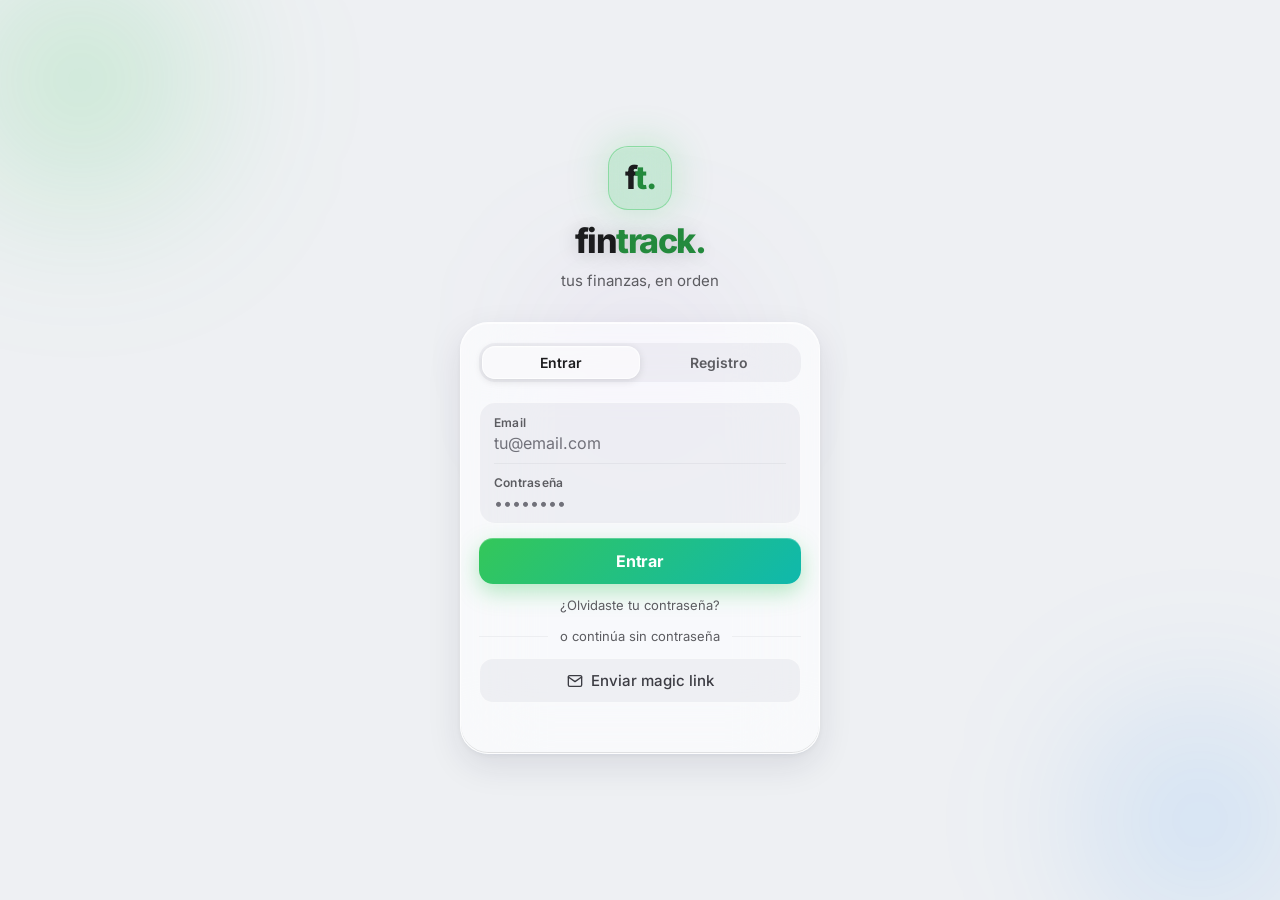
<file: index.html>
<!DOCTYPE html>
<html lang="es">
<head>
<meta charset="UTF-8">
<meta name="viewport" content="width=device-width, initial-scale=1.0, maximum-scale=1.0, minimum-scale=1.0, user-scalable=no, viewport-fit=cover, interactive-widget=resizes-content">
<meta name="apple-mobile-web-app-capable" content="yes">
<meta name="apple-mobile-web-app-status-bar-style" content="black-translucent">
<meta name="theme-color" content="#EEF0F3" media="(prefers-color-scheme: light)">
<meta name="theme-color" content="#06060A" media="(prefers-color-scheme: dark)">
<link rel="manifest" href="manifest.json">
<title>fintrack</title>
<meta http-equiv="Content-Security-Policy" content="default-src 'self'; script-src 'self'; style-src 'self' 'unsafe-inline'; img-src 'self' data: blob: https://assets.parqet.com https://t2.gstatic.com https://*.gstatic.com; font-src 'self' data:; connect-src 'self' https://sswktibdpxqrumsqsegi.supabase.co wss://sswktibdpxqrumsqsegi.supabase.co https://api.github.com; worker-src 'self'; object-src 'none'; base-uri 'self'; form-action 'self';">
<link rel="stylesheet" href="./styles.css">
<script src="./js/theme-init.js"></script>
<link rel="icon" type="image/png" sizes="192x192" href="icon-192.png?v=7">
<link rel="icon" type="image/png" sizes="512x512" href="icon-512.png?v=7">
<link rel="apple-touch-icon" href="icon-192.png?v=7">
<meta name="apple-mobile-web-app-title" content="fintrack">
<meta name="apple-mobile-web-app-capable" content="yes">
<meta name="mobile-web-app-capable" content="yes">
<script defer src="./supabase-js.min.js"></script>
<script defer src="./js/core.js"></script>
<script defer src="./js/accounting.js"></script>
<script defer src="./js/recurring.js"></script>
<script defer src="./js/sync.js"></script>
<script defer src="./js/investments.js"></script>
<script defer src="./js/charts.js"></script>
<script defer src="./js/export.js"></script>
<script defer src="./js/ui.js"></script>
<script defer src="./js/bootstrap.js"></script>
</head>
<body>
<div class="mesh-bg"><div class="mesh-orb m1"></div><div class="mesh-orb m2"></div><div class="mesh-orb m3"></div></div>
<div class="offline-banner" id="offlineBanner" role="status" aria-live="polite"><svg viewBox="0 0 24 24" width="14" height="14" fill="none" stroke="currentColor" stroke-width="2" stroke-linecap="round" stroke-linejoin="round" style="vertical-align:-2px;margin-right:5px;"><path d="M10.29 3.86L1.82 18a2 2 0 0 0 1.71 3h16.94a2 2 0 0 0 1.71-3L13.71 3.86a2 2 0 0 0-3.42 0z"/><line x1="12" y1="9" x2="12" y2="13"/><line x1="12" y1="17" x2="12.01" y2="17"/></svg>sin conexión — modo offline</div>
<div class="ptr-indicator" id="ptrIndicator" aria-hidden="true"><div class="ptr-spinner"></div></div>
<div id="ariaLive" class="sr-only" role="status" aria-live="polite" aria-atomic="true"></div>
<div class="loading-overlay" id="loadingOverlay"><div class="ld-wm"><span class="ld-base">fin<span>track</span><span class="ld-dot">.</span></span><span class="ld-fill">fin<span>track</span><span class="ld-dot">.</span></span></div></div>
<div class="lock-screen" id="lockScreen" style="display:none">
  <div class="lock-logo">fin<span>track</span></div>
  <div class="lock-title" id="lockTitle">Introduce tu PIN</div>
  <div class="lock-dots" id="lockDots"></div>
  <div class="lock-pad" id="lockPad"></div>
  <button class="lock-bio" id="lockBioBtn" style="display:none" data-action="bio-unlock">
    <svg viewBox="0 0 24 24" width="18" height="18" fill="none" stroke="currentColor" stroke-width="1.8" stroke-linecap="round" stroke-linejoin="round"><path d="M12 11c-1.5 0-2.5 1.2-2.5 3v3"/><path d="M7 17v-4a5 5 0 0 1 8.5-3.6"/><path d="M4.5 13.5V12a7.5 7.5 0 0 1 12-6"/><path d="M14.5 17.5c.3-1 .5-2 .5-3.5"/><path d="M19.5 14c0-1.2 0-2.4-.4-3.5"/></svg>
    <span>Usar biometría</span>
  </button>
</div>
<div class="auth-screen" id="authScreen">
  <!-- Blurred background orbs -->
  <div class="auth-orb auth-orb-1"></div>
  <div class="auth-orb auth-orb-2"></div>
  <div class="auth-orb auth-orb-3"></div>

  <!-- Logo -->
  <div class="auth-logo-wrap">
    <div class="auth-logo-icon">
      <span style="font-family:var(--logo-font);font-size:32px;font-weight:800;letter-spacing:-1.5px;color:var(--text);line-height:1;">f<span style="color:var(--brand-green)">t.</span></span>
    </div>
    <div class="auth-logo">fin<span>track</span></div>
    <div class="auth-sub">tus finanzas, en orden</div>
  </div>

  <!-- Glass card -->
  <div class="auth-glass-card">
    <div class="auth-glass-sheen"></div>
    <div class="auth-tabs" role="tablist" aria-label="Acceso">
      <div class="auth-tab-pill" id="authTabPill"></div>
      <button type="button" class="auth-tab active" id="tabLogin" role="tab" aria-selected="true" data-action="switch-auth-tab" data-mode="login">Entrar</button>
      <button type="button" class="auth-tab" id="tabRegister" role="tab" aria-selected="false" data-action="switch-auth-tab" data-mode="register">Registro</button>
    </div>
    <div id="authForm">
      <div class="auth-field-group">
        <div class="auth-field">
          <label class="auth-field-label" for="authEmail">Email</label>
          <input type="email" class="auth-input" id="authEmail" placeholder="tu@email.com" autocomplete="email">
        </div>
        <div class="auth-field-divider"></div>
        <div class="auth-field">
          <label class="auth-field-label" for="authPass">Contraseña</label>
          <input type="password" class="auth-input" id="authPass" placeholder="••••••••" autocomplete="current-password">
        </div>
        <div id="pass2Wrap" style="display:none">
          <div class="auth-field-divider"></div>
          <div class="auth-field">
          <label class="auth-field-label" id="pass2Label" for="authPass2">Confirmar contraseña</label>
            <input type="password" class="auth-input" id="authPass2" placeholder="••••••••">
          </div>
        </div>
      </div>
      <button class="auth-btn" id="authSubmitBtn" data-action="submit-auth">Entrar</button>
      <div id="forgotPassWrap" style="text-align:center;margin-top:10px"><button class="auth-link-btn" data-action="send-password-reset">¿Olvidaste tu contraseña?</button></div>
      <div class="auth-divider"><span>o continúa sin contraseña</span></div>
      <button class="auth-magic-btn" data-action="send-magic-link">
        <span class="auth-magic-icon" style="display:inline-flex;align-items:center;justify-content:center;"><svg viewBox="0 0 24 24" width="16" height="16" fill="none" stroke="currentColor" stroke-width="2" stroke-linecap="round" stroke-linejoin="round"><path d="M4 4h16c1.1 0 2 .9 2 2v12c0 1.1-.9 2-2 2H4c-1.1 0-2-.9-2-2V6c0-1.1.9-2 2-2z"/><polyline points="22,6 12,13 2,6"/></svg></span> Enviar magic link
      </button>
      <div class="auth-msg" id="authMsg"></div>
    </div>
    <div id="magicSent" style="display:none" class="magic-sent">
      <div class="magic-icon" style="display:flex;align-items:center;justify-content:center;"><svg viewBox="0 0 24 24" width="40" height="40" fill="none" stroke="var(--brand-green)" stroke-width="1.8" stroke-linecap="round" stroke-linejoin="round"><path d="M4 4h16c1.1 0 2 .9 2 2v12c0 1.1-.9 2-2 2H4c-1.1 0-2-.9-2-2V6c0-1.1.9-2 2-2z"/><polyline points="22,6 12,13 2,6"/></svg></div>
      <p>Enlace enviado a<br><strong id="magicEmail"></strong></p>
      <small>Revisa tu email y pulsa el enlace para entrar.</small>
      <button class="auth-magic-btn" style="margin-top:18px;display:inline-flex;align-items:center;justify-content:center;gap:6px" data-action="show-auth-form"><svg viewBox="0 0 24 24" width="16" height="16" fill="none" stroke="currentColor" stroke-width="2" stroke-linecap="round" stroke-linejoin="round"><line x1="19" y1="12" x2="5" y2="12"/><polyline points="12 19 5 12 12 5"/></svg>Volver</button>
    </div>
    <div id="resetPassForm" style="display:none">
      <div class="auth-field-group">
        <div class="auth-field">
          <label class="auth-field-label">Nueva contraseña</label>
          <input type="password" class="auth-input" id="resetPass1" placeholder="••••••••">
        </div>
        <div class="auth-field-divider"></div>
        <div class="auth-field">
          <label class="auth-field-label">Confirmar contraseña</label>
          <input type="password" class="auth-input" id="resetPass2" placeholder="••••••••">
        </div>
      </div>
      <button class="auth-btn" data-action="submit-new-password">Guardar nueva contraseña</button>
      <div class="auth-msg" id="resetPassMsg"></div>
    </div>
  </div>
</div>
<div class="header" id="appHeader" style="display:none">
  <div class="app-mark" title="Doble toque para activar/desactivar modo privado" data-action="brand-tap" style="cursor:pointer">f<span class="mark-accent">t.</span></div>
  <div class="header-right">
    <div class="period-toolbar" id="periodToolbar">
      <div class="month-nav">
        <button class="nav-btn" id="prevMonth" aria-label="Mes anterior"><svg viewBox="0 0 24 24" fill="none" stroke="currentColor" stroke-width="2.2" stroke-linecap="round" stroke-linejoin="round"><polyline points="15 18 9 12 15 6"/></svg></button>
        <div class="month-label" id="monthLabel" data-action="open-month-modal" title="Cambiar mes o año" role="button" tabindex="0"></div>
        <button class="nav-btn" id="nextMonth" aria-label="Mes siguiente"><svg viewBox="0 0 24 24" fill="none" stroke="currentColor" stroke-width="2.2" stroke-linecap="round" stroke-linejoin="round"><polyline points="9 18 15 12 9 6"/></svg></button>
      </div>
    </div>
    <div class="header-actions">
      <button class="header-gear" data-action="open-settings" title="Ajustes" aria-label="Abrir ajustes"><svg viewBox="0 0 24 24" width="18" height="18" fill="none" stroke="currentColor" stroke-width="1.9" stroke-linecap="round" stroke-linejoin="round"><circle cx="12" cy="12" r="3"/><path d="M19.4 15A1.7 1.7 0 0 0 19.7 17l.1.1-2.1 2.1-.1-.1a1.7 1.7 0 0 0-2-.3 1.7 1.7 0 0 0-1 1.6v.2h-3v-.2a1.7 1.7 0 0 0-1-1.6 1.7 1.7 0 0 0-2 .3l-.1.1-2.1-2.1.1-.1a1.7 1.7 0 0 0 .3-2 1.7 1.7 0 0 0-1.6-1H5v-3h.2a1.7 1.7 0 0 0 1.6-1 1.7 1.7 0 0 0-.3-2l-.1-.1 2.1-2.1.1.1a1.7 1.7 0 0 0 2 .3 1.7 1.7 0 0 0 1-1.6V4h3v.2a1.7 1.7 0 0 0 1 1.6 1.7 1.7 0 0 0 2-.3l.1-.1 2.1 2.1-.1.1a1.7 1.7 0 0 0-.3 2 1.7 1.7 0 0 0 1.6 1h.2v3H21a1.7 1.7 0 0 0-1.6 1.4Z"/></svg></button>
    </div>
  </div>
</div>
<div id="mainChart" style="display:none">
  <div class="home-period-bar">
    <div class="home-annual-seg" role="group" aria-label="Periodo en inicio">
      <button type="button" class="home-seg-btn active" id="homeMonthlyBtn" data-action="set-home-annual" data-mode="monthly">Mensual</button>
      <button type="button" class="home-seg-btn" id="homeAnnualBtn" data-action="set-home-annual" data-mode="annual">Anual</button>
    </div>
  </div>
  <div class="summary">
    <div class="scard t-inc" data-action="quick-filter-kpi" data-mode="income" title="Filtrar solo ingresos" style="cursor:pointer;"><div class="scard-label">Ingresos</div><div class="scard-value inc" id="totalInc">0 €</div></div>
    <div class="scard t-exp" data-action="quick-filter-kpi" data-mode="expense" title="Filtrar solo gastos" style="cursor:pointer;"><div class="scard-label">Gastos</div><div class="scard-value exp" id="totalExp">0 €</div></div>
    <div class="scard t-bal" data-action="toggle-privacy" title="Alternar modo privado" style="cursor:pointer;"><div class="scard-label" style="display:flex;align-items:center;justify-content:space-between;width:100%;"><span>Balance</span><span id="balPrivacyIcon" style="display:inline-flex;align-items:center;opacity:0.45;transition:opacity 0.2s;"></span></div><div class="scard-value" id="totalBal">0 €</div></div>
  </div>
  <div id="totalBudgetBar"></div>
  <div class="flip-card" id="homeFlip">
   <div class="flip-inner" id="homeFlipInner">
    <div class="chart-area flip-face flip-front" data-action="home-flip-front">
      <div class="donut-container"><canvas id="donutCanvas" width="190" height="190"></canvas><div class="donut-center"><div class="dc-pct" id="dcPct">GASTOS</div><div class="dc-amount" id="dcAmt">0 €</div><div class="dc-cat" id="dcCat"></div></div></div>
      <div class="legend" id="legend"></div><div class="balance-adjustment-note" id="balanceAdjustmentNote"></div><div class="uncomputed-expenses-note" id="uncomputedExpensesNote"></div>
    </div>
    <div class="chart-area flip-face flip-back" data-action="home-flip-back">
      <div class="heatmap-head"><span class="heatmap-title" id="hmTitle">Gasto diario</span><span class="heatmap-tot" id="hmTot"></span></div>
      <div class="heatmap-dow"><span>L</span><span>M</span><span>X</span><span>J</span><span>V</span><span>S</span><span>D</span></div>
      <div class="heatmap-grid" id="heatmapGrid"></div>
      <div class="heatmap-detail" id="heatmapDetail"></div>
    </div>
   </div>
  </div>
</div>
<div class="bottom-nav" id="bottomNav" style="display:none" role="tablist" aria-label="Navegación principal"><div class="bnav-pill" id="bnavPill" aria-hidden="true"></div>
  <button class="bnav-btn active" id="bn0" data-action="switch-tab" data-tab="0" role="tab" aria-selected="true" aria-label="Inicio">
    <div class="bnav-icon-wrap">
      <svg viewBox="0 0 24 24" fill="none" stroke="currentColor" stroke-width="1.8" stroke-linecap="round" stroke-linejoin="round">
        <path d="M3 9.5L12 3L21 9.5V20C21 20.55 20.55 21 20 21H15V15H9V21H4C3.45 21 3 20.55 3 20V9.5Z"/>
        <path d="M9 21V15H15V21"/>
      </svg>
    </div>
    <span class="bnav-label">Inicio</span>
  </button>
  <button class="bnav-btn" id="bn1" data-action="switch-tab" data-tab="1" role="tab" aria-selected="false" aria-label="Categorías">
    <div class="bnav-icon-wrap">
      <svg viewBox="0 0 24 24" fill="none" stroke="currentColor" stroke-width="1.8" stroke-linecap="round" stroke-linejoin="round">
        <path d="M12 2.5L2.5 7.5L12 12.5L21.5 7.5L12 2.5Z"/>
        <path d="M2.5 12L12 17L21.5 12"/>
        <path d="M2.5 16.5L12 21.5L21.5 16.5"/>
      </svg>
    </div>
    <span class="bnav-label">Categorías</span>
  </button>
  <button class="bnav-btn" id="bn2" data-action="switch-tab" data-tab="2" role="tab" aria-selected="false" aria-label="Cuentas">
    <div class="bnav-icon-wrap">
      <svg viewBox="0 0 24 24" fill="none" stroke="currentColor" stroke-width="1.8" stroke-linecap="round" stroke-linejoin="round">
        <rect x="2" y="5" width="20" height="14" rx="3.2"/>
        <line x1="2" y1="10" x2="22" y2="10"/>
        <line x1="6" y1="15" x2="10.5" y2="15"/>
        <circle cx="16.5" cy="15" r="1.3" fill="currentColor" stroke="none"/>
      </svg>
    </div>
    <span class="bnav-label">Cuentas</span>
  </button>
  <button class="bnav-btn" id="bn3" data-action="switch-tab" data-tab="3" role="tab" aria-selected="false" aria-label="Análisis">
    <div class="bnav-icon-wrap">
      <svg viewBox="0 0 24 24" fill="none" stroke="currentColor" stroke-width="1.8" stroke-linecap="round" stroke-linejoin="round">
        <line x1="3" y1="20.5" x2="21" y2="20.5"/>
        <rect x="4.5" y="12" width="3.6" height="8.5" rx="1.2"/>
        <rect x="10.2" y="5" width="3.6" height="15.5" rx="1.2"/>
        <rect x="15.9" y="8.5" width="3.6" height="12" rx="1.2"/>
      </svg>
    </div>
    <span class="bnav-label">Análisis</span>
  </button>
  <button class="bnav-btn" id="bn4" data-action="switch-tab" data-tab="4" role="tab" aria-selected="false" aria-label="Inversión">
    <div class="bnav-icon-wrap">
      <svg viewBox="0 0 24 24" fill="none" stroke="currentColor" stroke-width="1.8" stroke-linecap="round" stroke-linejoin="round">
        <line x1="3" y1="20.5" x2="21" y2="20.5"/>
        <polyline points="3 16 8.5 10.5 13 13.5 19.5 7"/>
        <polyline points="15 7 19.5 7 19.5 11.5"/>
      </svg>
    </div>
    <span class="bnav-label">Inversión</span>
  </button>
</div>
<div class="tab-content" id="tabContent" style="display:none"></div>
<button class="fab fab-hidden" id="fabBtn" aria-label="Añadir transacción"><svg viewBox="0 0 24 24" width="24" height="24" fill="none" stroke="currentColor" stroke-width="2.2" stroke-linecap="round" stroke-linejoin="round"><line x1="12" y1="5" x2="12" y2="19"/><line x1="5" y1="12" x2="19" y2="12"/></svg></button>
<div class="modal-bg" id="modalBg" aria-hidden="true">
  <div class="modal" role="dialog" aria-modal="true" aria-labelledby="modalTitle">
    <div class="modal-handle"></div>
    <div class="tx-modal-head">
      <div class="modal-title" id="modalTitle">Nueva transacción</div>
      <button type="button" class="tx-modal-close" data-action="close-modal" aria-label="Cerrar modal">
        <svg viewBox="0 0 24 24" width="16" height="16" fill="none" stroke="currentColor" stroke-width="2.2" stroke-linecap="round" stroke-linejoin="round"><line x1="18" y1="6" x2="6" y2="18"/><line x1="6" y1="6" x2="18" y2="18"/></svg>
      </button>
    </div>
    <div class="type-toggle"><div class="type-btn active-exp" id="typeExp" data-action="set-modal-type" data-mode="expense">Gasto</div><div class="type-btn" id="typeInc" data-action="set-modal-type" data-mode="income">Ingreso</div><div class="type-btn" id="typeTra" data-action="set-modal-type" data-mode="transfer">Transferencia</div></div>
    <div class="tx-amount-row">
      <div class="tx-amount-col">
        <div class="field-label">Importe</div>
        <input aria-label="Importe" type="text" inputmode="decimal" enterkeyhint="done" class="field-input" id="txAmount" placeholder="0,00" style="font-family:var(--mono);font-size:22px;font-weight:700;letter-spacing:-0.5px;">
      </div>
      <div class="tx-calc-col" id="txExcludeCalcWrap">
        <div class="field-label">Cálculo</div>
        <div class="tx-calc-pill" id="txExcludeCalcBtn" data-action="cycle-tx-calc" role="button" tabindex="0" data-mode="0" title="Modo de cómputo en gastos y balance">
          <div class="tx-calc-pill-icon" id="txCalcPillIcon">
            <svg viewBox="0 0 24 24" width="13" height="13" fill="none" stroke="currentColor" stroke-width="2.2" stroke-linecap="round" stroke-linejoin="round"><polyline points="20 6 9 17 4 12"/></svg>
          </div>
          <div class="tx-calc-pill-texts">
            <span class="tx-calc-pill-label" id="txCalcPillLabel">Computar todo</span>
            <span class="tx-calc-pill-sub" id="txCalcPillSub">Gastos y balance</span>
          </div>
          <div class="tx-calc-pill-dots">
            <span class="tx-calc-pill-dot dot-0"></span>
            <span class="tx-calc-pill-dot dot-1"></span>
            <span class="tx-calc-pill-dot dot-2"></span>
          </div>
        </div>
      </div>
    </div>
    <div class="tx-quick-cats-wrap" id="txQuickCatsWrap">
      <div class="tx-quick-cats-scroll" id="txQuickCats" role="group" aria-label="Categorías frecuentes"></div>
    </div>
    <div id="txCatWrap">
      <div class="tx-fields-grid">
        <div class="tx-field-cell">
          <div class="field-label">Categoría</div>
          <select aria-label="Categoría" class="field-input" id="txCat" data-change="tx-cat"></select>
        </div>
        <div class="tx-field-cell">
          <div class="field-label">Subcategoría <span style="color:var(--text4);font-size:11px;font-weight:400">(opc.)</span></div>
          <select aria-label="Subcategoría" class="field-input" id="txSubcat"></select>
        </div>
      </div>
    </div>
    <div id="txTransferWrap" style="display:none">
      <div style="display:flex;align-items:flex-end;gap:8px;margin-bottom:6px;">
        <div style="flex:1;min-width:0;">
          <div class="field-label">Desde</div>
          <select aria-label="Cuenta origen" class="field-input" id="txFromAccount"></select>
        </div>
        <button type="button" class="tx-swap-btn" data-action="swap-transfer-accounts" title="Invertir cuentas" aria-label="Invertir cuentas de origen y destino" style="min-width:44px;min-height:42px;width:44px;height:42px;border-radius:var(--radius-sm);border:1px solid var(--separator);background:var(--bg3);color:var(--text2);display:flex;align-items:center;justify-content:center;cursor:pointer;flex-shrink:0;margin-bottom:1px;transition:all 0.15s ease;">
          <svg viewBox="0 0 24 24" width="18" height="18" fill="none" stroke="currentColor" stroke-width="2" stroke-linecap="round" stroke-linejoin="round"><polyline points="17 1 21 5 17 9"/><path d="M3 11V9a4 4 0 0 1 4-4h14"/><polyline points="7 23 3 19 7 15"/><path d="M21 13v2a4 4 0 0 1-4 4H3"/></svg>
        </button>
        <div style="flex:1;min-width:0;">
          <div class="field-label">Hacia</div>
          <select aria-label="Cuenta destino" class="field-input" id="txToAccount"></select>
        </div>
      </div>
    </div>
    <div class="tx-fields-grid" id="txAccDateGrid">
      <div class="tx-field-cell" id="txAccWrap" style="display:none">
        <div class="field-label">Cuenta <span style="color:var(--text4);font-size:11px;font-weight:400">(opc.)</span></div>
        <select aria-label="Cuenta" class="field-input" id="txAccount"></select>
      </div>
      <div class="tx-field-cell">
        <div class="field-label">Fecha</div>
        <input aria-label="Fecha" type="date" class="field-input" id="txDate">
      </div>
    </div>
    <div class="tx-note-wrap">
      <div class="field-label">Nota <span style="color:var(--text4);font-size:11px;font-weight:400">(opcional)</span></div>
      <input aria-label="Nota" type="text" class="field-input" id="txNote" placeholder="Descripción...">
    </div>
    <div id="txRecurWrap">
      <div class="tx-extra-row">
        <div class="recurring-toggle" data-action="toggle-recurring"><div class="toggle-switch" id="recurringSwitch"><div class="toggle-knob"></div></div><span style="font-size:13.5px;color:var(--text2);font-weight:500">Recurrente</span></div>
      </div>
      <div id="recurringOptions" style="display:none;margin-top:6px;">
        <div class="tx-fields-grid">
          <div class="tx-field-cell">
            <div class="field-label">Frecuencia</div>
            <select class="field-input" id="recurInterval">
              <option value="weekly">Cada semana</option>
              <option value="biweekly">Cada 2 semanas (quincenal)</option>
              <option value="monthly" selected>Cada mes</option>
              <option value="quarterly">Cada 3 meses (trimestral)</option>
              <option value="semiannual">Cada 6 meses (semestral)</option>
              <option value="yearly">Cada año</option>
            </select>
          </div>
          <div class="tx-field-cell">
            <div class="field-label">Fin <span style="color:var(--text4);font-size:11px;font-weight:400">(opc.)</span></div>
            <input type="date" class="field-input" id="recurEndDate">
          </div>
        </div>
      </div>
      <div id="tagsWrap" hidden style="display:none"><input type="text" id="tagInput" hidden style="display:none"></div>
    </div>
    <div class="modal-btns"><button class="btn-cancel" data-action="close-modal">Cancelar</button><button class="btn-save" data-action="save-tx">Guardar</button></div>
    <div class="modal-status" id="modalStatus"></div>
  </div>
</div>

<div class="modal-bg" id="recurrenceDeleteBg" aria-hidden="true">
  <div class="modal recurrence-delete-modal" role="dialog" aria-modal="true" aria-labelledby="recurrenceDeleteTitle">
    <div class="modal-handle"></div>
    <div class="modal-title" id="recurrenceDeleteTitle">Eliminar gasto recurrente</div>
    <p class="recurrence-delete-copy">¿Qué quieres eliminar?</p>
    <div class="recurrence-delete-options">
      <button class="recurrence-delete-option" data-action="confirm-recur-del" data-mode="one">
        <span>Solo este gasto</span><small>Lo quita de esta fecha y mantiene los siguientes.</small>
      </button>
      <button class="recurrence-delete-option danger" data-action="confirm-recur-del" data-mode="future">
        <span>Este y los futuros</span><small>Cancela la recurrencia de forma permanente.</small>
      </button>
    </div>
    <button class="recurrence-delete-cancel" data-action="close-recur-del">Cancelar</button>
  </div>
</div>

<div class="modal-bg" id="exportModalBg" aria-hidden="true">
  <div class="modal" role="dialog" aria-modal="true" aria-labelledby="exportModalTitle">
    <div class="modal-handle"></div>
    <div class="modal-title" id="exportModalTitle">Exportar</div>
    <div class="field-label">Periodo</div>
    <select class="field-input" id="exportScope" data-change="export-scope">
      <option value="month">Un mes</option>
      <option value="year">Año completo (Informe Anual)</option>
      <option value="range">Rango de fechas</option>
      <option value="all">Todo el histórico</option>
    </select>
    <div id="exportMonthWrap"><div class="field-label">Mes</div><input type="month" class="field-input" id="exportMonth"></div>
    <div id="exportYearWrap" style="display:none"><div class="field-label">Año</div><select class="field-input" id="exportYear"></select></div>
    <div id="exportRangeWrap" style="display:none">
      <div class="field-label">Desde</div><input type="date" class="field-input" id="exportFrom2">
      <div class="field-label">Hasta</div><input type="date" class="field-input" id="exportTo2">
    </div>
    <div class="field-label">Formato de descarga</div>
    <div class="export-format-grid">
      <button type="button" class="export-format-btn" data-action="run-export" data-mode="pdf">
        <span class="export-fmt-badge pdf">PDF</span>
        <span class="export-fmt-name">Documento</span>
      </button>
      <button type="button" class="export-format-btn" data-action="run-export" data-mode="xlsx">
        <span class="export-fmt-badge xlsx">XLSX</span>
        <span class="export-fmt-name">Excel</span>
      </button>
      <button type="button" class="export-format-btn" data-action="run-export" data-mode="csv">
        <span class="export-fmt-badge csv">CSV</span>
        <span class="export-fmt-name">Datos</span>
      </button>
    </div>
  </div>
</div>

<div class="modal-bg" id="adjustModalBg" aria-hidden="true">
  <div class="modal" role="dialog" aria-modal="true" aria-labelledby="adjustModalTitle">
    <div class="modal-handle"></div>
    <div class="modal-title" id="adjustModalTitle">Ajustar saldo</div>
    
    <div style="margin:10px 0 16px;padding:14px 16px;background:var(--bg3);border-radius:var(--radius-md);border:1px solid var(--card-border);display:flex;align-items:center;justify-content:space-between;gap:10px;">
      <div style="display:flex;flex-direction:column;gap:2px;">
        <span style="font-size:11px;font-weight:600;color:var(--text3);text-transform:uppercase;letter-spacing:0.05em;">Saldo teórico</span>
        <span id="adjustTheoreticalDisplay" style="font-family:var(--mono);font-size:18px;font-weight:700;color:var(--text);font-variant-numeric:tabular-nums;">0,00 €</span>
      </div>
    </div>

    <div class="field-label">Saldo real en banco</div>
    <input aria-label="Saldo real" type="text" inputmode="decimal" enterkeyhint="done" class="field-input" id="adjustRealAmount" placeholder="0,00" style="font-family:var(--mono);font-size:22px;font-weight:700;letter-spacing:-0.5px;" data-input="adjust-amount">

    <div id="adjustDesfaseBadge" style="margin-top:8px;font-size:13px;font-weight:600;color:var(--text3);display:flex;align-items:center;gap:6px;">
      Desfase: <span id="adjustDesfaseValue" style="font-family:var(--mono);font-weight:700;">0,00 €</span>
    </div>

    <div class="field-label" style="margin-top:14px;">Fecha del ajuste</div>
    <input aria-label="Fecha del ajuste" type="date" class="field-input" id="adjustDate" data-change="adjust-date">

    <div class="modal-btns">
      <button class="btn-cancel" data-action="close-adjust-modal">Cancelar</button>
      <button class="btn-save" id="adjustSaveBtn" data-action="save-adjust-modal">Guardar ajuste</button>
    </div>
    <div class="modal-status" id="adjustModalStatus"></div>
  </div>
</div>

<div class="modal-bg" id="budgetModalBg" aria-hidden="true">
  <div class="modal" role="dialog" aria-modal="true" aria-labelledby="budgetModalTitle">
    <div class="modal-handle"></div>
    <div class="modal-title" id="budgetModalTitle">Ajustar presupuesto</div>

    <div id="budgetModalAutoBox" style="display:none;margin:10px 0 16px;padding:14px 16px;background:var(--bg3);border-radius:var(--radius-md);border:1px solid var(--card-border);flex-direction:column;gap:8px;">
      <div style="display:flex;align-items:center;justify-content:space-between;gap:10px;">
        <span id="budgetModalAutoStatus" style="font-size:12px;font-weight:600;color:var(--text2);"></span>
        <button type="button" id="budgetModalAutoResetBtn" class="cat-edit-tool-btn" data-action="reset-budget-modal" style="color:var(--amber);border-color:rgba(255,149,0,0.3);background:rgba(255,149,0,0.08);padding:6px 10px;font-size:11px;white-space:nowrap;display:none;">
          Volver a automático
        </button>
      </div>
      <div id="budgetModalAutoBreakdown" style="font-size:11px;color:var(--text3);display:flex;flex-direction:column;gap:4px;"></div>
    </div>

    <div class="field-label" id="budgetModalMonthLabel">Presupuesto mensual</div>
    <input aria-label="Presupuesto mensual" type="text" inputmode="decimal" enterkeyhint="done" class="field-input" id="budgetModalAmount" placeholder="0" style="font-family:var(--mono);font-size:22px;font-weight:700;letter-spacing:-0.5px;">

    <div class="field-label" style="margin-top:14px;">Nota o motivo (opcional)</div>
    <input aria-label="Nota de presupuesto" type="text" class="field-input" id="budgetModalNote" placeholder="¿Qué has tenido en cuenta? (ej. seguro, vacaciones...)" maxlength="200">

    <div class="modal-btns">
      <button type="button" class="btn-cancel" data-action="close-budget-modal">Cancelar</button>
      <button type="button" class="btn-save" id="budgetModalSaveBtn" data-action="save-budget-modal">Guardar presupuesto</button>
    </div>
    <div class="modal-status" id="budgetModalStatus"></div>
  </div>
</div>

<div class="modal-bg" id="monthModalBg" aria-hidden="true">
  <div class="modal month-picker-modal" role="dialog" aria-modal="true" aria-labelledby="pickerYearLabel">
    <div class="modal-handle"></div>
    <div class="modal-title" style="text-align:center;margin-bottom:14px;">Seleccionar periodo</div>
    <div class="month-picker-header">
      <button type="button" class="nav-btn" data-action="picker-year" data-delta="-1" aria-label="Año anterior">
        <svg viewBox="0 0 24 24" fill="none" stroke="currentColor" stroke-width="2.2" stroke-linecap="round" stroke-linejoin="round"><polyline points="15 18 9 12 15 6"/></svg>
      </button>
      <div class="month-picker-year" id="pickerYearLabel">2026</div>
      <button type="button" class="nav-btn" data-action="picker-year" data-delta="1" aria-label="Año siguiente">
        <svg viewBox="0 0 24 24" fill="none" stroke="currentColor" stroke-width="2.2" stroke-linecap="round" stroke-linejoin="round"><polyline points="9 18 15 12 9 6"/></svg>
      </button>
    </div>
    <div class="month-picker-grid" id="pickerMonthGrid"></div>
    <div style="display:flex;gap:8px;margin-bottom:14px;">
      <button type="button" class="month-picker-all-year-btn" data-action="picker-whole-year" style="flex:1;padding:10px;border-radius:var(--radius-md);border:1px solid var(--card-border);background:var(--bg3);color:var(--text);font-size:13px;font-weight:600;cursor:pointer;-webkit-tap-highlight-color:transparent;">Ver todo el año</button>
      <button type="button" class="month-picker-all-year-btn" data-action="picker-cur-month" style="flex:1;padding:10px;border-radius:var(--radius-md);border:1px solid var(--accent);background:rgba(52,199,89,0.1);color:var(--accent);font-size:13px;font-weight:600;cursor:pointer;-webkit-tap-highlight-color:transparent;">Mes actual</button>
    </div>
  </div>
</div>

<div class="modal-bg" id="catStyleModalBg" aria-hidden="true">
  <div class="modal" role="dialog" aria-modal="true" aria-labelledby="catStyleModalTitle">
    <div class="modal-handle"></div>
    <div class="modal-title" id="catStyleModalTitle">Estilo de categoría</div>
    <div class="field-label">Icono</div>
    <div class="cat-icon-palette" id="catStyleIconsGrid"></div>
    <div class="field-label" style="margin-top:12px;">Color</div>
    <div class="cat-color-palette" id="catStyleColorsGrid"></div>
    <div class="modal-btns">
      <button type="button" class="btn-save" data-action="close-cat-style-modal" style="flex:1;">Listo</button>
    </div>
  </div>
</div>

<!-- DESKTOP LAYOUT -->
<div id="dtLayout" style="display:none;width:100%;height:100dvh;flex-direction:row;">
  <div class="dt-sidebar" id="dtSidebar">
    <div class="dt-logo" title="Doble clic para activar/desactivar modo privado" data-action="brand-tap" style="cursor:pointer">fin<span>track</span></div>
    <div class="dt-month-nav">
      <button class="dt-nav-btn" id="dtPrevMonth" aria-label="Mes anterior"><svg viewBox="0 0 24 24" fill="none" stroke="currentColor" stroke-width="2.2" stroke-linecap="round" stroke-linejoin="round"><polyline points="15 18 9 12 15 6"/></svg></button>
      <div class="dt-month-label" id="dtMonthLabel" data-action="open-month-modal" title="Cambiar mes o año" role="button" tabindex="0"></div>
      <button class="dt-nav-btn" id="dtNextMonth" aria-label="Mes siguiente"><svg viewBox="0 0 24 24" fill="none" stroke="currentColor" stroke-width="2.2" stroke-linecap="round" stroke-linejoin="round"><polyline points="9 18 15 12 9 6"/></svg></button>
    </div>
    <button class="home-annual-toggle" id="dtHomeAnnualBtn" data-action="toggle-home-annual" title="Vista anual" style="margin:0 auto 12px;"><svg viewBox="0 0 24 24" width="14" height="14" fill="none" stroke="currentColor" stroke-width="2" stroke-linecap="round" stroke-linejoin="round"><rect x="3" y="5" width="18" height="16" rx="2"/><line x1="16" y1="3" x2="16" y2="7"/><line x1="8" y1="3" x2="8" y2="7"/><line x1="3" y1="10" x2="21" y2="10"/></svg> Vista anual</button>
    <nav class="dt-nav" id="dtNav">
      <button class="dt-nav-item active" data-tab="0" data-action="switch-tab">
        <svg viewBox="0 0 24 24" fill="none"><path d="M3 9.5L12 3L21 9.5V20C21 20.55 20.55 21 20 21H15V15H9V21H4C3.45 21 3 20.55 3 20V9.5Z" stroke="currentColor" stroke-width="1.8" stroke-linejoin="round"/></svg>
        <span>Inicio</span>
      </button>
      <button class="dt-nav-item" data-tab="1" data-action="switch-tab">
        <svg viewBox="0 0 24 24" fill="none"><path d="M12 2L2 7L12 12L22 7L12 2Z" stroke="currentColor" stroke-width="1.8" stroke-linejoin="round"/><path d="M2 17L12 22L22 17" stroke="currentColor" stroke-width="1.8" stroke-linecap="round" stroke-linejoin="round"/><path d="M2 12L12 17L22 12" stroke="currentColor" stroke-width="1.8" stroke-linecap="round" stroke-linejoin="round"/></svg>
        <span>Categorías</span>
      </button>
      <button class="dt-nav-item" data-tab="2" data-action="switch-tab">
        <svg viewBox="0 0 24 24" fill="none"><rect x="2" y="5" width="20" height="14" rx="3" stroke="currentColor" stroke-width="1.8"/><path d="M2 10H22" stroke="currentColor" stroke-width="1.8"/><path d="M6 15H10" stroke="currentColor" stroke-width="1.8" stroke-linecap="round"/><circle cx="17" cy="15" r="1.5" fill="currentColor"/></svg>
        <span>Cuentas</span>
      </button>
      <button class="dt-nav-item" data-tab="3" data-action="switch-tab">
        <svg viewBox="0 0 24 24" fill="none" stroke="currentColor" stroke-width="1.8" stroke-linecap="round" stroke-linejoin="round"><line x1="3" y1="20.5" x2="21" y2="20.5"/><rect x="4.5" y="12" width="3.6" height="8.5" rx="1.2"/><rect x="10.2" y="5" width="3.6" height="15.5" rx="1.2"/><rect x="15.9" y="8.5" width="3.6" height="12" rx="1.2"/></svg>
        <span>Análisis</span>
      </button>
      <button class="dt-nav-item" data-tab="4" data-action="switch-tab">
        <svg viewBox="0 0 24 24" fill="none" stroke="currentColor" stroke-width="1.8" stroke-linecap="round" stroke-linejoin="round"><line x1="3" y1="20.5" x2="21" y2="20.5"/><polyline points="3 16 8.5 10.5 13 13.5 19.5 7"/><polyline points="15 7 19.5 7 19.5 11.5"/></svg>
        <span>Inversión</span>
      </button>
    </nav>
    <button class="dt-add-btn" data-action="open-modal">
      <svg width="16" height="16" viewBox="0 0 24 24" fill="none"><path d="M12 5V19M5 12H19" stroke="currentColor" stroke-width="2.5" stroke-linecap="round"/></svg>
      <span>Nueva transacción</span>
    </button>
    <div class="dt-user">
      <div class="dt-user-avatar" id="dtAvatar">?</div>
      <div class="dt-user-email" id="dtEmail"></div>
      <button class="dt-sidebar-btn" data-action="open-settings" title="Ajustes" aria-label="Ajustes"><svg viewBox="0 0 24 24" width="16" height="16" fill="none" stroke="currentColor" stroke-width="1.9" stroke-linecap="round" stroke-linejoin="round"><circle cx="12" cy="12" r="3"/><path d="M19.4 15A1.7 1.7 0 0 0 19.7 17l.1.1-2.1 2.1-.1-.1a1.7 1.7 0 0 0-2-.3 1.7 1.7 0 0 0-1 1.6v.2h-3v-.2a1.7 1.7 0 0 0-1-1.6 1.7 1.7 0 0 0-2 .3l-.1.1-2.1-2.1.1-.1a1.7 1.7 0 0 0 .3-2 1.7 1.7 0 0 0-1.6-1H5v-3h.2a1.7 1.7 0 0 0 1.6-1 1.7 1.7 0 0 0-.3-2l-.1-.1 2.1-2.1.1.1a1.7 1.7 0 0 0 2 .3 1.7 1.7 0 0 0 1-1.6V4h3v.2a1.7 1.7 0 0 0 1 1.6 1.7 1.7 0 0 0 2-.3l.1-.1 2.1 2.1-.1.1a1.7 1.7 0 0 0-.3 2 1.7 1.7 0 0 0 1.6 1h.2v3H21a1.7 1.7 0 0 0-1.6 1.4Z"/></svg></button>
      <button class="dt-signout-btn" data-action="sign-out" title="Cerrar sesión" aria-label="Cerrar sesión"><svg viewBox="0 0 24 24" width="16" height="16" fill="none" stroke="currentColor" stroke-width="2" stroke-linecap="round" stroke-linejoin="round"><path d="M9 21H5a2 2 0 0 1-2-2V5a2 2 0 0 1 2-2h4"/><polyline points="16 17 21 12 16 7"/><line x1="21" y1="12" x2="9" y2="12"/></svg></button>
    </div>
  </div>
  <div class="dt-main" id="dtMain">
    <div class="dt-page-title" id="dtPageTitle">Inicio</div>
    <div id="dtTabContent"></div>
  </div>

</div>

</body>
</html>
</file>
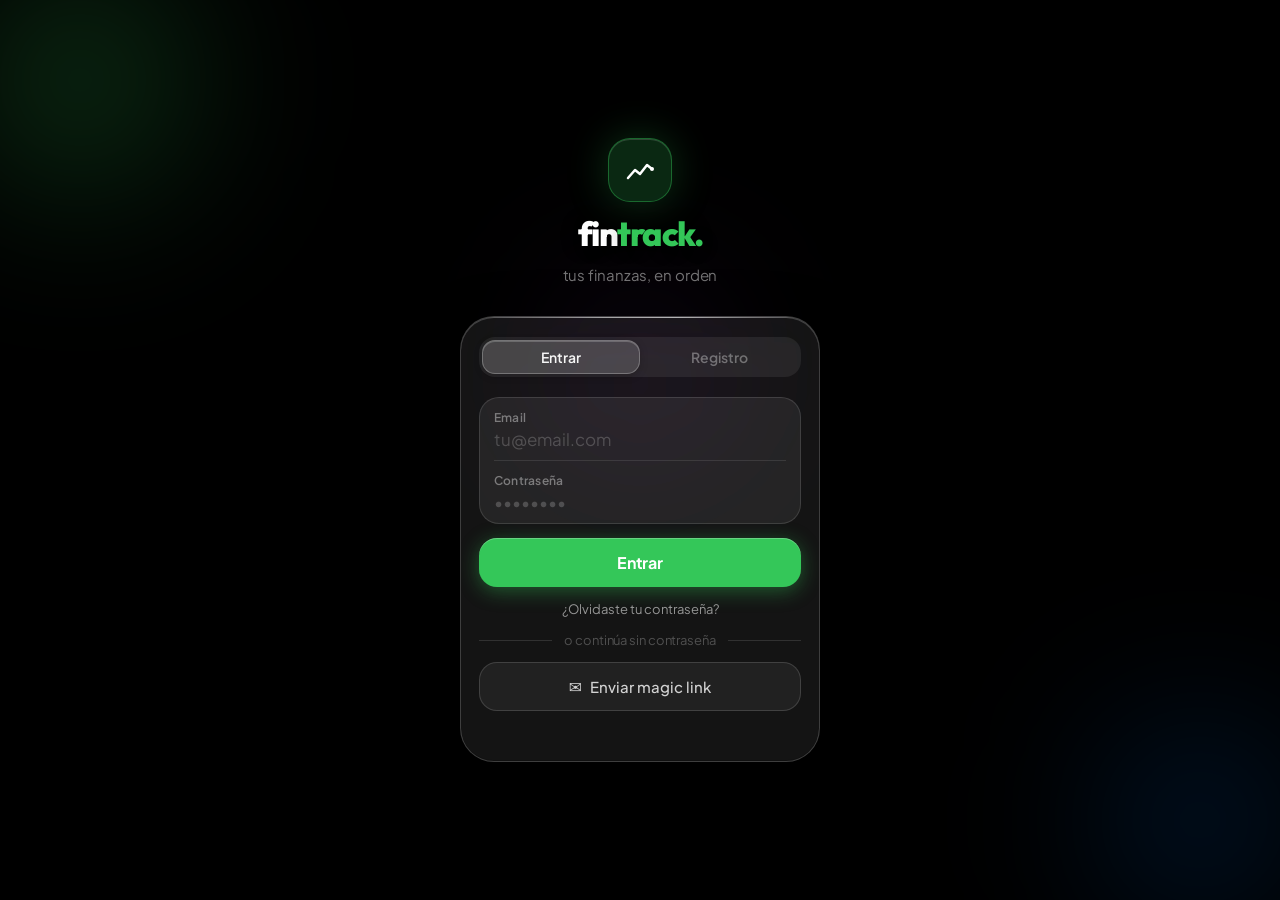
<file: backup/index.html>
<!DOCTYPE html>
<html lang="es">
<head>
<meta charset="UTF-8">
<meta name="viewport" content="width=device-width, initial-scale=1.0, maximum-scale=1.0, minimum-scale=1.0, user-scalable=no, viewport-fit=cover">
<meta name="apple-mobile-web-app-capable" content="yes">
<meta name="apple-mobile-web-app-status-bar-style" content="black-translucent">
<meta name="theme-color" content="#F2F2F7" media="(prefers-color-scheme: light)">
<meta name="theme-color" content="#000000" media="(prefers-color-scheme: dark)">
<link rel="manifest" href="manifest.json">
<title>fintrack</title>
<link rel="preconnect" href="https://fonts.googleapis.com">
<link href="https://fonts.googleapis.com/css2?family=Plus+Jakarta+Sans:wght@300;400;500;600;700;800&family=Outfit:wght@600;700;800&family=JetBrains+Mono:wght@300;400;500&display=swap" rel="stylesheet">
<script src="./supabase-js.min.js"></script>
<style>
*,*::before,*::after{box-sizing:border-box;margin:0;padding:0}
html,body{-webkit-user-select:text;user-select:text;-webkit-touch-callout:default;}
input,textarea,[contenteditable]{-webkit-user-select:text;user-select:text;}
:root{
  --accent:#34C759;--accent-dark:#248A3D;
  --bg:#EEF0F3;--bg2:rgba(255,255,255,0.62);--bg3:rgba(120,120,140,0.08);--bg4:rgba(120,120,140,0.14);
  --bg-grouped:#FFFFFF;
  --card-border:rgba(255,255,255,0.65);
  --glass-blur:blur(40px) saturate(180%);
  /* Liquid-glass surface tokens — specular highlight + inner edges + diffuse lift */
  --glass-hi:rgba(255,255,255,0.7);
  --glass-edge:rgba(255,255,255,0.35);
  --glass-inner:0 1px 0 rgba(255,255,255,0.6) inset,0 -0.5px 0 rgba(0,0,0,0.04) inset;
  --text:#1C1C1E;--text2:#3C3C43;--text3:#8E8E93;--text4:#C7C7CC;
  --separator:rgba(60,60,67,0.12);--separator2:rgba(60,60,67,0.06);
  --green:#34C759;--red:#FF3B30;--amber:#FF9500;--blue:#007AFF;
  --shadow:0 12px 34px rgba(30,30,60,0.10),0 2px 6px rgba(30,30,60,0.05);
  --shadow-sm:0 6px 18px rgba(30,30,60,0.07),0 1px 2px rgba(30,30,60,0.04);
  --radius:32px;--radius-sm:26px;--radius-xs:18px;
  --font:-apple-system,BlinkMacSystemFont,'SF Pro Display','SF Pro Text','Plus Jakarta Sans','Inter',system-ui,sans-serif;
  --logo-font:'Outfit','Plus Jakarta Sans',sans-serif;
  --brand-green:#34C759;
  --mono:-apple-system,BlinkMacSystemFont,'SF Pro Text','Plus Jakarta Sans','Inter',system-ui,sans-serif;
  --safe-top:env(safe-area-inset-top,0px);--safe-bottom:env(safe-area-inset-bottom,0px);
  --accent-grad:linear-gradient(135deg,#34C759,#0FB8AD);
  --nav-glass:rgba(255,255,255,0.05);
}
@media(prefers-color-scheme:dark){:root{
  --bg:#06060A;--bg2:rgba(54,54,60,0.55);--bg3:rgba(255,255,255,0.07);--bg4:rgba(255,255,255,0.12);
  --bg-grouped:#1C1C1E;
  --card-border:rgba(255,255,255,0.12);
  --glass-hi:rgba(255,255,255,0.22);
  --glass-edge:rgba(255,255,255,0.14);
  --glass-inner:0 1px 0 rgba(255,255,255,0.18) inset,0 -0.5px 0 rgba(0,0,0,0.2) inset;
  --text:#FFFFFF;--text2:rgba(235,235,245,0.62);--text3:rgba(235,235,245,0.32);--text4:rgba(235,235,245,0.2);
  --separator:rgba(84,84,88,0.6);--separator2:rgba(84,84,88,0.36);
  --shadow:0 16px 40px rgba(0,0,0,0.55),0 2px 4px rgba(0,0,0,0.4);
  --shadow-sm:0 8px 22px rgba(0,0,0,0.4),0 1px 2px rgba(0,0,0,0.25);
  --nav-glass:rgba(70,70,78,0.20);
}}
html,body{height:100%;max-width:100%;overflow-x:hidden;overflow-x:clip;overscroll-behavior-x:none;touch-action:pan-y;background:var(--bg);color:var(--text);font-family:var(--font);font-size:16px;-webkit-font-smoothing:antialiased;-moz-osx-font-smoothing:grayscale;letter-spacing:-0.1px;font-variant-numeric:tabular-nums;}
body{display:flex;flex-direction:column;width:100%;max-width:430px;margin:0 auto;min-height:100dvh;position:relative;}
#tabContent,#dtTabContent,.cat-flip-card,.cat-row,.cat-row-top,.form-row,.budget-input-row{min-width:0;max-width:100%;}
#tabContent,#dtTabContent{overflow-x:hidden;overflow-x:clip;touch-action:pan-y;}

/* AMBIENT MESH BACKGROUND — gives the glass something to refract */
.mesh-bg{position:fixed;inset:0;z-index:-1;overflow:hidden;pointer-events:none;}
.mesh-orb{position:absolute;border-radius:50%;filter:blur(70px);opacity:0.55;animation:meshFloat 22s ease-in-out infinite;}
.mesh-orb.m1{width:380px;height:380px;background:radial-gradient(circle,rgba(52,199,89,0.55),transparent 70%);top:-120px;left:-100px;}
.mesh-orb.m2{width:340px;height:340px;background:radial-gradient(circle,rgba(0,122,255,0.4),transparent 70%);top:30%;right:-120px;animation-delay:-7s;}
.mesh-orb.m3{width:300px;height:300px;background:radial-gradient(circle,rgba(255,149,0,0.3),transparent 70%);bottom:-80px;left:10%;animation-delay:-14s;}
@keyframes meshFloat{0%,100%{transform:translate(0,0) scale(1);}50%{transform:translate(30px,-25px) scale(1.08);}}
@media(prefers-color-scheme:light){.mesh-orb{opacity:0.32;}}

/* LOADING */
.loading-overlay{position:fixed;inset:0;background:var(--bg);display:flex;flex-direction:column;align-items:center;justify-content:center;gap:20px;z-index:997;transition:opacity 0.4s;}
.loading-overlay.hidden{opacity:0;pointer-events:none;}
.ld-wm{position:relative;font-family:var(--logo-font);font-weight:800;font-size:40px;letter-spacing:-1.5px;line-height:1;}
.ld-wm .ld-base{color:var(--text);opacity:0.12;}
.ld-wm .ld-base span,.ld-wm .ld-base .ld-dot{color:var(--brand-green);}
.ld-wm .ld-fill{position:absolute;left:0;top:-30px;padding:30px 0;white-space:nowrap;overflow:hidden;width:0;color:var(--text);animation:ldfill 1.9s cubic-bezier(.62,0,.30,1) infinite;}
.ld-wm .ld-fill span{color:var(--brand-green);text-shadow:0 0 20px rgba(52,199,89,0.85),0 0 6px rgba(52,199,89,0.95);}
.ld-wm .ld-fill .ld-dot{color:var(--brand-green);text-shadow:0 0 20px rgba(52,199,89,0.95);}
@keyframes ldfill{0%{width:0}12%{width:0}58%{width:100%}88%{width:100%}100%{width:100%;opacity:.7}}
@keyframes bounce{0%,80%,100%{transform:scale(0.6);opacity:0.3}40%{transform:scale(1);opacity:1}}
/* PIN LOCK SCREEN */
.lock-screen{position:fixed;inset:0;background:var(--bg);display:flex;flex-direction:column;align-items:center;justify-content:center;gap:18px;z-index:999;padding:24px;}
.lock-logo{font-family:var(--font);font-size:24px;font-weight:700;color:var(--text);letter-spacing:-0.5px;margin-bottom:4px;}
.lock-logo span{color:var(--accent);}
.lock-title{font-size:15px;color:var(--text2);font-weight:500;}
.lock-title.err{color:var(--red);}
.lock-dots{display:flex;gap:16px;margin:6px 0 10px;}
.lock-dots .ld{width:14px;height:14px;border-radius:50%;border:2px solid var(--text3);transition:background .15s,border-color .15s,transform .15s;}
.lock-dots .ld.on{background:var(--accent);border-color:var(--accent);transform:scale(1.1);}
.lock-screen.shake .lock-dots{animation:lockShake .4s;}
@keyframes lockShake{0%,100%{transform:translateX(0)}20%,60%{transform:translateX(-9px)}40%,80%{transform:translateX(9px)}}
.lock-pad{display:grid;grid-template-columns:repeat(3,1fr);gap:18px;max-width:280px;}
.lock-key{width:74px;height:74px;border-radius:50%;border:1px solid var(--card-border);background:var(--bg2);color:var(--text);font-size:26px;font-weight:500;font-family:var(--font);cursor:pointer;display:flex;align-items:center;justify-content:center;transition:transform .1s,background .2s;-webkit-tap-highlight-color:transparent;}
.lock-key:active{transform:scale(.9);background:var(--bg3);}
.lock-key.blank{background:transparent;border:none;cursor:default;}
.lock-key.fn{font-size:15px;color:var(--text2);}
.lock-bio{display:flex;align-items:center;gap:8px;background:none;border:none;color:var(--accent);font-size:14px;font-weight:600;font-family:var(--font);cursor:pointer;padding:8px;}

/* OFFLINE BANNER */
.offline-banner{display:none;background:var(--amber);color:#fff;text-align:center;padding:8px;font-size:13px;font-weight:500;}
.offline-banner.show{display:block;}

/* AUTH SCREEN */
.auth-screen{
  position:fixed;inset:0;
  background:#000;
  z-index:996;display:none;
  flex-direction:column;align-items:center;justify-content:center;
  padding:32px 20px;
  overflow:hidden;
}
/* Animated background orbs */
.auth-orb{
  position:absolute;border-radius:50%;
  filter:blur(80px);
  pointer-events:none;
  animation:orbFloat 8s ease-in-out infinite;
}
.auth-orb-1{
  width:320px;height:320px;
  background:radial-gradient(circle,rgba(52,199,89,0.35),transparent 70%);
  top:-80px;left:-80px;
  animation-delay:0s;
}
.auth-orb-2{
  width:280px;height:280px;
  background:radial-gradient(circle,rgba(0,122,255,0.25),transparent 70%);
  bottom:-60px;right:-60px;
  animation-delay:3s;
}
.auth-orb-3{
  width:200px;height:200px;
  background:radial-gradient(circle,rgba(175,82,222,0.2),transparent 70%);
  top:40%;left:50%;transform:translate(-50%,-50%);
  animation-delay:5s;
}
@keyframes orbFloat{
  0%,100%{transform:translate(0,0) scale(1);}
  33%{transform:translate(20px,-20px) scale(1.05);}
  66%{transform:translate(-15px,15px) scale(0.97);}
}
.auth-orb-3{animation:orbFloat3 10s ease-in-out infinite;}
@keyframes orbFloat3{
  0%,100%{transform:translate(-50%,-50%) scale(1);}
  50%{transform:translate(-50%,-50%) scale(1.15);}
}
/* Logo section */
.auth-logo-wrap{
  display:flex;flex-direction:column;align-items:center;
  margin-bottom:32px;gap:10px;
  position:relative;z-index:1;
}
.auth-logo-icon{
  width:64px;height:64px;border-radius:22px;
  background:rgba(52,199,89,0.2);
  border:1px solid rgba(52,199,89,0.4);
  box-shadow:0 0 40px rgba(52,199,89,0.25),0 1px 0 rgba(255,255,255,0.15) inset;
  display:flex;align-items:center;justify-content:center;
  -webkit-backdrop-filter:blur(20px);backdrop-filter:blur(20px);
}
.auth-logo{
  font-family:var(--logo-font);font-size:34px;font-weight:800;color:#fff;letter-spacing:-1.5px;
  text-shadow:0 2px 20px rgba(0,0,0,0.3);
}
.auth-logo span{color:var(--brand-green);}
.auth-logo::after{content:".";color:var(--brand-green);}
.auth-sub{font-size:15px;color:rgba(255,255,255,0.45);font-weight:400;}

/* Glass card */
.auth-glass-card{
  width:100%;max-width:360px;
  background:rgba(255,255,255,0.08);
  -webkit-backdrop-filter:blur(60px) saturate(180%);
  backdrop-filter:blur(60px) saturate(180%);
  border-radius:34px;
  border:1px solid rgba(255,255,255,0.18);
  box-shadow:
    0 1px 0 rgba(255,255,255,0.2) inset,
    0 -1px 0 rgba(0,0,0,0.2) inset,
    0 24px 64px rgba(0,0,0,0.4),
    0 8px 24px rgba(0,0,0,0.25);
  padding:20px 18px 22px;
  position:relative;z-index:1;overflow:hidden;
}
.auth-glass-sheen{
  position:absolute;top:0;left:0;right:0;height:1px;
  background:linear-gradient(90deg,transparent 0%,rgba(255,255,255,0.5) 40%,rgba(255,255,255,0.6) 60%,transparent 100%);
  pointer-events:none;
}

/* Tabs with sliding pill */
.auth-tabs{
  display:flex;gap:0;margin-bottom:20px;
  background:rgba(255,255,255,0.07);
  border-radius:16px;padding:3px;
  position:relative;
}
.auth-tab-pill{
  position:absolute;
  top:3px;bottom:3px;
  border-radius:13px;
  background:rgba(255,255,255,0.15);
  border:0.5px solid rgba(255,255,255,0.25);
  box-shadow:0 1px 0 rgba(255,255,255,0.2) inset,0 2px 8px rgba(0,0,0,0.2);
  transition:left 0.3s cubic-bezier(0.34,1.28,0.64,1),width 0.3s cubic-bezier(0.34,1.28,0.64,1);
  pointer-events:none;z-index:0;
}
.auth-tab{
  flex:1;text-align:center;padding:8px;
  font-size:14px;font-weight:600;
  color:rgba(255,255,255,0.35);
  cursor:pointer;border-radius:13px;
  transition:color 0.2s;
  position:relative;z-index:1;
  border:0;background:transparent;font-family:inherit;
}
.auth-tab.active{color:rgba(255,255,255,0.95);}
.sr-only{position:absolute!important;width:1px!important;height:1px!important;padding:0!important;margin:-1px!important;overflow:hidden!important;clip:rect(0,0,0,0)!important;white-space:nowrap!important;border:0!important;}

/* Grouped input field */
.auth-field-group{
  background:rgba(255,255,255,0.07);
  border:0.5px solid rgba(255,255,255,0.12);
  border-radius:20px;
  overflow:hidden;
  margin-bottom:14px;
}
.auth-field{padding:12px 14px 10px;}
.auth-field-label{
  display:block;font-size:12px;font-weight:600;
  color:rgba(255,255,255,0.4);
  letter-spacing:0.02em;margin-bottom:3px;
}
.auth-input{
  width:100%;background:none;border:none;
  color:#fff;
  padding:0;font-size:17px;
  font-family:var(--font);outline:none;
}
.auth-input::placeholder{color:rgba(255,255,255,0.2);}
.auth-field-divider{height:0.5px;background:rgba(255,255,255,0.1);margin:0 14px;}

/* Submit button */
.auth-btn{
  width:100%;padding:14px;border:none;border-radius:18px;
  background:var(--accent);color:#fff;
  cursor:pointer;font-size:16px;font-weight:700;
  font-family:var(--font);
  transition:opacity 0.15s,transform 0.1s;
  box-shadow:0 4px 20px rgba(52,199,89,0.4),0 1px 0 rgba(255,255,255,0.25) inset;
  letter-spacing:-0.1px;
}
.auth-btn:active{transform:scale(0.97);opacity:0.9;}

/* Divider */
.auth-divider{display:flex;align-items:center;gap:12px;margin:14px 0;}
.auth-divider span{font-size:13px;color:rgba(255,255,255,0.25);white-space:nowrap;}
.auth-divider::before,.auth-divider::after{content:'';flex:1;height:0.5px;background:rgba(255,255,255,0.12);}

/* Magic link button */
.auth-magic-btn{
  width:100%;padding:13px;
  border:1px solid rgba(255,255,255,0.14);
  border-radius:18px;
  background:rgba(255,255,255,0.06);
  color:rgba(255,255,255,0.8);
  cursor:pointer;font-size:15px;font-weight:500;
  font-family:var(--font);
  display:flex;align-items:center;justify-content:center;gap:8px;
  transition:all 0.15s;
}
.auth-magic-btn:hover{background:rgba(255,255,255,0.1);border-color:rgba(255,255,255,0.22);}
.auth-link-btn{background:none;border:none;color:rgba(255,255,255,0.55);font-size:13px;font-family:var(--font);cursor:pointer;-webkit-tap-highlight-color:transparent;}
.auth-link-btn:hover{color:rgba(255,255,255,0.85);text-decoration:underline;}
.auth-magic-icon{font-size:16px;}
.auth-msg{font-size:13px;font-weight:600;text-align:center;margin-top:12px;min-height:16px;}
.auth-msg.ok{color:var(--green);}.auth-msg.err{color:var(--red);}

/* Magic sent */
.magic-sent{text-align:center;padding:20px 0;}
.magic-sent .magic-icon{font-size:48px;margin-bottom:14px;}
.magic-sent p{font-size:15px;color:rgba(255,255,255,0.75);line-height:1.6;}
.magic-sent strong{color:#fff;}
.magic-sent small{font-size:13px;color:rgba(255,255,255,0.35);margin-top:10px;display:block;}

/* HEADER */
.header{display:flex;align-items:center;gap:10px;padding:calc(10px + var(--safe-top)) 16px 10px;background:var(--bg);background:color-mix(in srgb,var(--bg) 72%,transparent);-webkit-backdrop-filter:blur(24px) saturate(180%);backdrop-filter:blur(24px) saturate(180%);position:sticky;top:0;z-index:50;border-bottom:0.5px solid var(--separator2);}
.app-mark{height:28px;display:flex;align-items:center;font-family:var(--logo-font);font-size:23px;font-weight:800;letter-spacing:-1.4px;color:var(--text);}
.app-mark .mark-accent{color:var(--brand-green);}
.header-actions{display:flex;justify-content:flex-end;align-items:center;}
.header-gear{width:36px;height:36px;border:0;border-radius:50%;background:var(--bg3);color:var(--text2);display:flex;align-items:center;justify-content:center;cursor:pointer;-webkit-tap-highlight-color:transparent;}
.header-gear:active{background:var(--bg4);transform:scale(.94);}
.period-toolbar{display:flex;justify-content:flex-end;align-items:center;gap:8px;padding-top:1px;margin-left:auto;}
.header.period-hidden .period-toolbar{display:none;}
@keyframes pulse{0%,100%{opacity:1}50%{opacity:0.3}}
.month-nav{display:flex;align-items:center;gap:4px;}
.home-annual-toggle{background:var(--bg3);border:none;color:var(--text3);width:32px;height:32px;border-radius:50%;cursor:pointer;font-size:15px;display:flex;align-items:center;justify-content:center;transition:all 0.15s;-webkit-tap-highlight-color:transparent;margin-right:2px;}
.home-annual-toggle.active{background:var(--accent);color:#fff;}
#dtHomeAnnualBtn{width:auto;height:auto;border-radius:99px;padding:7px 14px;font-size:12px;font-weight:600;gap:6px;display:flex;}
.nav-btn{background:var(--bg3);border:none;color:var(--text3);width:32px;height:32px;border-radius:50%;cursor:pointer;font-size:18px;display:flex;align-items:center;justify-content:center;transition:all 0.15s;-webkit-tap-highlight-color:transparent;}
.nav-btn:active{background:var(--bg4);transform:scale(0.94);}
.month-label{font-size:14px;font-weight:500;color:var(--text);min-width:106px;text-align:center;letter-spacing:-0.2px;}

/* INVESTMENTS */
.invest-wrap{padding:12px 16px 28px;width:100%;}.invest-title{font-size:28px;font-weight:800;letter-spacing:-1px;margin:4px 0 14px;}.portfolio-card,.invest-stats>div,.positions{background:var(--bg2);border:1px solid var(--card-border);box-shadow:var(--shadow-sm);}.portfolio-card{border-radius:var(--radius);padding:20px 18px 14px;}.portfolio-card>span,.invest-stats small,.position small{color:var(--text3);font-size:13px;display:block;}.portfolio-card>strong{display:block;font-family:var(--mono);font-size:30px;letter-spacing:-1.2px;margin-top:8px;}.portfolio-card>b,.positive,.position-value b{color:var(--green);font-size:15px;}.portfolio-chart{color:var(--green);margin-top:14px;}.portfolio-chart svg{height:96px;width:100%;}.portfolio-chart small{display:block;color:var(--text3);font-size:10px;white-space:nowrap;}.invest-stats{display:grid;grid-template-columns:repeat(3,1fr);gap:8px;margin:10px 0 22px;}.invest-stats>div{border-radius:20px;padding:12px 10px;overflow:hidden;}.invest-stats strong{font-size:14px;white-space:nowrap;display:block;margin-top:4px;}.invest-wrap h3{font-size:18px;margin:0 0 9px;}.positions{border-radius:var(--radius-sm);overflow:hidden;}.position{display:grid;grid-template-columns:34px minmax(0,1fr) 30px auto;gap:9px;align-items:center;padding:13px 12px;border-bottom:1px solid var(--separator2);}.position:last-child{border:0}.position i{width:32px;height:32px;background:color-mix(in srgb,var(--brand-green) 15%,transparent);border-radius:10px;color:var(--brand-green);display:flex;align-items:center;justify-content:center;font-style:normal;font-weight:800;}.position>div:nth-child(2){min-width:0}.position>div:nth-child(2)>strong{font-size:13px;display:block;overflow:hidden;text-overflow:ellipsis;white-space:nowrap}.position-spark{color:var(--green);font-size:25px;transform:rotate(-16deg)}.position-value{text-align:right;white-space:nowrap}.position-value strong,.position-value b{display:block;font-size:13px;}.invest-operation{width:100%;border:0;border-radius:20px;background:var(--accent);color:#fff;font-family:var(--font);font-size:16px;font-weight:700;padding:15px;margin-top:16px;box-shadow:0 6px 16px rgba(52,199,89,.25);}

/* INVESTMENT ASSET SHEET */
.invest-search{width:100%;border:0;border-radius:18px;background:var(--bg3);color:var(--text);font:500 15px var(--font);padding:13px 15px;margin:0;outline:0}.search-results{margin:7px 0 14px;background:var(--bg2);border:1px solid var(--card-border);border-radius:20px;box-shadow:var(--shadow-sm);overflow:hidden}.search-result{width:100%;border:0;border-bottom:1px solid var(--separator2);background:transparent;color:var(--text);padding:11px 13px;display:flex;align-items:center;gap:10px;text-align:left;font-family:var(--font)}.search-result:last-child{border-bottom:0}.search-result i{background:color-mix(in srgb,var(--brand-green) 14%,transparent);color:var(--brand-green);font-style:normal;font-weight:800;width:30px;height:30px;display:flex;align-items:center;justify-content:center;border-radius:9px}.search-result strong{font-size:14px;display:block}.search-result small{display:block;color:var(--text3);font-size:12px;margin-top:2px}.search-status{padding:12px 14px;color:var(--text3);font-size:13px}.invest-empty{padding:28px 18px;text-align:center;color:var(--text3)}.invest-empty i{display:flex;width:42px;height:42px;margin:0 auto 10px;border-radius:14px;background:color-mix(in srgb,var(--brand-green) 14%,transparent);color:var(--brand-green);align-items:center;justify-content:center;font-size:20px;font-style:normal}.invest-empty strong{display:block;color:var(--text);font-size:15px;margin-bottom:5px}.invest-empty small{font-size:13px;line-height:1.4}.asset-sheet{position:absolute;inset:0;background:var(--bg);z-index:8;padding:14px 16px 26px;overflow:auto}.asset-sheet-close{border:0;background:var(--bg3);border-radius:50%;width:34px;height:34px;color:var(--text);font-size:22px;float:right}.asset-sheet h2{font-size:25px;margin:10px 0 2px}.asset-type{color:var(--text3);font-size:14px}.asset-price{font:800 30px var(--mono);margin:20px 0 3px}.asset-change{color:var(--green);font-weight:700}.asset-sheet-chart{color:var(--green);margin:18px 0 10px;background:var(--bg2);border-radius:24px;padding:16px}.asset-sheet-chart svg{width:100%;height:150px}.asset-range{display:flex;justify-content:space-between;gap:4px;margin:0 2px 18px}.asset-range button{border:0;background:transparent;color:var(--text3);border-radius:10px;padding:6px 8px;font:600 12px var(--font)}.asset-range button.active{background:var(--bg3);color:var(--text)}.asset-data{display:grid;grid-template-columns:1fr 1fr;gap:8px}.asset-data div{padding:13px;background:var(--bg2);border-radius:18px}.asset-data small{display:block;color:var(--text3);font-size:12px}.asset-data strong{font-size:15px;margin-top:4px;display:block}.asset-actions{display:grid;grid-template-columns:1fr 1fr;gap:10px;margin-top:18px}.asset-actions button{border:0;border-radius:18px;padding:14px;font:700 16px var(--font)}.asset-actions .buy{background:var(--accent);color:white}.asset-actions .sell{background:var(--bg3);color:var(--red)}

/* SUMMARY CARDS */
.summary{display:grid;grid-template-columns:1fr 1fr 1fr;gap:10px;padding:8px 16px;}
.scard{background:var(--bg2);border-radius:var(--radius-sm);padding:15px 14px 14px;box-shadow:var(--shadow-sm);border:1px solid var(--card-border);transition:transform 0.15s;}
.scard.t-inc{background:linear-gradient(160deg,rgba(52,199,89,0.18),var(--bg2) 62%);}
.scard.t-exp{background:linear-gradient(160deg,rgba(255,59,48,0.15),var(--bg2) 62%);}
.scard.t-bal{background:linear-gradient(160deg,rgba(0,122,255,0.15),var(--bg2) 62%);}
.scard:active{transform:scale(0.97);}
.scard-label{font-size:11px;font-weight:600;letter-spacing:0.03em;text-transform:uppercase;color:var(--text3);margin-bottom:6px;}
.scard-value{font-family:var(--mono);font-size:18px;font-weight:800;color:var(--text);letter-spacing:-0.5px;white-space:nowrap;overflow:hidden;text-overflow:ellipsis;}
.scard-value.inc{color:var(--green);}.scard-value.exp{color:var(--red);}

/* TOTAL BUDGET BAR */
.budget-total-bar{margin:0 16px 6px;background:var(--bg2);border-radius:var(--radius-sm);padding:12px 14px;box-shadow:var(--shadow-sm);border:1px solid var(--card-border);}
.btb-top{display:flex;justify-content:space-between;align-items:baseline;margin-bottom:7px;}
.btb-label{font-size:12px;font-weight:500;color:var(--text3);}
.btb-value{font-family:var(--mono);font-size:12px;font-weight:500;}
.btb-bar-bg{height:5px;background:var(--bg4);border-radius:99px;overflow:hidden;}
.btb-bar-fill{height:5px;border-radius:99px;transition:width 0.5s ease;}

/* DONUT */
.chart-area{margin:4px 16px 0;padding:22px 16px 18px;display:flex;flex-direction:column;align-items:center;
  background:var(--bg2);border-radius:var(--radius);box-shadow:var(--shadow-sm);border:1px solid var(--card-border);position:relative;
}
.donut-container{position:relative;width:190px;height:190px;cursor:pointer;}
.donut-container canvas{position:absolute;top:0;left:0;width:100%!important;height:100%!important;}
.donut-center{position:absolute;inset:0;display:flex;flex-direction:column;align-items:center;justify-content:center;pointer-events:none;gap:1px;z-index:2;}
.dc-pct{font-size:11px;font-weight:600;color:var(--text3);letter-spacing:0.04em;text-transform:uppercase;}
.dc-amount{font-family:var(--mono);font-size:21px;font-weight:800;color:var(--text);letter-spacing:-0.5px;max-width:calc(100% - 24px);white-space:nowrap;overflow:hidden;text-overflow:ellipsis;}
.dc-cat{font-size:12px;color:var(--text3);max-width:80px;text-align:center;line-height:1.3;font-weight:500;}
.legend{display:flex;flex-wrap:wrap;gap:6px 16px;padding:10px 16px 4px;justify-content:center;}
.leg-item{display:flex;align-items:center;gap:5px;font-size:12px;font-weight:500;color:var(--text2);}
.leg-dot{width:9px;height:9px;border-radius:50%;flex-shrink:0;}
.balance-adjustment-note{width:100%;text-align:center;margin:8px 0 0;font-size:12px;font-weight:600;min-height:16px;}

/* DONUT ⇄ HEATMAP FLIP */
.flip-card{margin:4px 16px 0;perspective:1600px;}
.dt-flip-wrap{perspective:1600px;width:100%;max-width:430px;margin:0 auto;}
.dt-flip-wrap .flip-face{cursor:pointer;}
/* Desktop: stack both faces in the same grid cell so the card sizes to the
   taller face (heatmap) — no absolute overflow, no layout jump on flip. */
.dt-flip-wrap .flip-inner{display:grid;height:auto!important;}
.dt-flip-wrap .flip-face{grid-area:1/1;}
.dt-flip-wrap .flip-front{position:relative;justify-content:center;}
.dt-flip-wrap .flip-back{position:relative;transform:rotateY(180deg);justify-content:flex-start;}
.flip-inner{position:relative;transition:transform .62s cubic-bezier(.45,.05,.2,1),height .3s ease;transform-style:preserve-3d;}
.flip-inner.flipped{transform:rotateY(180deg);}
.flip-face{margin:0;width:100%;-webkit-backface-visibility:hidden;backface-visibility:hidden;cursor:pointer;}
.flip-front{position:relative;}
.flip-back{position:absolute;top:0;left:0;width:100%;transform:rotateY(180deg);justify-content:flex-start;}
.donut-container{cursor:default;}
/* CATEGORY ⇄ MONTHLY CHART FLIP */
.cat-flip-card{margin:0 0 8px 0;}
.cat-arch-card{margin:0 0 8px 0;}

.cat-flip-card .cat-row.flip-front{margin-bottom:0;}
.cat-flip-card .flip-back{padding:14px 14px;box-sizing:border-box;position:absolute!important;top:0;left:0;}
.cat-drag-handle{cursor:grab;padding:10px;color:var(--text3);touch-action:none;flex-shrink:0;font-size:16px;line-height:1;user-select:none;min-width:44px;min-height:44px;display:inline-flex;align-items:center;justify-content:center;}
.cat-flip-card.cat-dragging{opacity:0.9;box-shadow:0 10px 26px rgba(0,0,0,0.22);z-index:60;position:relative;}
.cat-flip-card.cat-dragging .flip-inner{pointer-events:none;}
.heatmap-head{width:100%;display:flex;justify-content:space-between;align-items:baseline;padding:2px 4px 12px;}
.heatmap-title{font-size:13px;font-weight:700;color:var(--text);}
.heatmap-tot{font-size:12px;font-weight:600;color:var(--text3);}
.heatmap-dow{width:100%;display:grid;grid-template-columns:repeat(7,1fr);gap:5px;margin-bottom:5px;}
.heatmap-dow span{text-align:center;font-size:9px;font-weight:600;color:var(--text3);text-transform:uppercase;}
.heatmap-grid{width:100%;display:grid;grid-template-columns:repeat(7,1fr);gap:5px;}
.hm-cell{aspect-ratio:1;border-radius:9px;display:flex;flex-direction:column;align-items:center;justify-content:center;gap:1px;cursor:pointer;transition:transform .12s;}
.hm-cell:active{transform:scale(0.9);}
.hm-cell.empty{background:transparent;cursor:default;}
.hm-cell.zero{background:var(--bg4);}
.hm-cell.sel{outline:2px solid var(--accent);outline-offset:1px;}
.hm-cell .hmd{font-size:11px;font-weight:700;}
.hm-cell .hma{font-size:8px;font-weight:600;opacity:.85;}
.heatmap-detail{width:100%;margin-top:12px;min-height:20px;}
.hm-det-top{display:flex;justify-content:space-between;align-items:baseline;margin-bottom:8px;}
.hm-det-day{font-size:13px;font-weight:700;color:var(--text);text-transform:capitalize;}
.hm-det-tot{font-size:13px;font-weight:700;color:var(--red);}
.hm-det-row{display:flex;align-items:center;gap:8px;padding:5px 0;border-top:1px solid var(--card-border);font-size:12px;}
.hm-det-row .d{width:8px;height:8px;border-radius:3px;flex-shrink:0;}
.hm-det-row .n{flex:1;text-transform:capitalize;color:var(--text);}
.hm-det-row .nt{color:var(--text3);font-size:11px;}
.hm-det-row .a{font-weight:700;color:var(--red);}
.hm-det-empty{font-size:12px;color:var(--text3);text-align:center;padding:6px 0;}

/* SMALL ANIMATIONS — app-wide micro-interactions */
@keyframes ftFadeUp{from{opacity:0;transform:translateY(8px);}to{opacity:1;transform:translateY(0);}}
@keyframes ftPop{from{opacity:0;transform:scale(.96);}to{opacity:1;transform:scale(1);}}
.summary .scard{animation:ftFadeUp .34s cubic-bezier(.25,.46,.45,.94) both;}
.summary .scard:nth-child(2){animation-delay:.05s;} .summary .scard:nth-child(3){animation-delay:.1s;}
.flip-card{animation:ftPop .4s cubic-bezier(.25,.46,.45,.94) both;animation-delay:.08s;}
.filter-chip,.nav-btn,.sort-select,.btn-save,.btn-cancel,.auth-btn,.settings-btn,.home-annual-toggle{transition:transform .12s ease,background .2s ease,color .2s ease,box-shadow .2s ease;}
.filter-chip:active,.nav-btn:active,.btn-save:active,.btn-cancel:active,.auth-btn:active,.settings-btn:active,.home-annual-toggle:active,.bnav-btn:active{transform:scale(.93);}
.fab{transition:transform .15s cubic-bezier(.34,1.56,.64,1),box-shadow .2s ease;}
.fab:active{transform:scale(.88);}
.scard,.cat-row,.acc-card{transition:transform .15s ease,box-shadow .2s ease;}
@media(hover:hover){.scard:hover,.cat-row:hover{transform:translateY(-2px);} .filter-chip:hover{background:var(--bg3);}}
@media(prefers-reduced-motion:reduce){*{animation:none!important;}}

/* LIQUID GLASS BOTTOM NAV — iOS 26 */
.bottom-nav{
  position:fixed;
  bottom:calc(12px + var(--safe-bottom));
  left:50%;transform:translateX(-50%);
  width:calc(100% - 24px);
  max-width:406px;
  background:var(--nav-glass);
  -webkit-backdrop-filter:blur(18px) saturate(200%) brightness(1.06);
  backdrop-filter:blur(18px) saturate(200%) brightness(1.06);
  border-radius:999px;
  border:none;
  box-shadow:
    0 1px 0 rgba(255,255,255,0.4) inset,
    0 -2px 6px rgba(255,255,255,0.08) inset,
    0 16px 40px rgba(0,0,0,0.2),
    0 4px 10px rgba(0,0,0,0.1);
  display:flex;
  z-index:60;
  padding:5px;
  gap:2px;
  overflow:hidden;
  isolation:isolate;
  transition:transform 0.3s cubic-bezier(0.32,0.72,0,1);
}
/* Wet-glass refractive rim — uneven light around the whole edge (liquid glass) */
.bottom-nav::before{
  content:'';position:absolute;inset:0;border-radius:inherit;padding:1px;
  background:conic-gradient(from 120deg,
    rgba(255,255,255,0.45),rgba(255,255,255,0.06) 25%,
    rgba(255,255,255,0.3) 50%,rgba(255,255,255,0.03) 70%,rgba(255,255,255,0.4));
  -webkit-mask:linear-gradient(#000 0 0) content-box,linear-gradient(#000 0 0);
  -webkit-mask-composite:xor;mask-composite:exclude;
  pointer-events:none;z-index:3;
}
/* Top-left light bloom — the specular catch of a glass slab */
.bottom-nav::after{
  content:'';position:absolute;inset:0;border-radius:inherit;
  background:radial-gradient(120% 140% at 28% -10%,rgba(255,255,255,0.16),transparent 45%);
  pointer-events:none;z-index:0;
}
/* Sliding active pill — clear glass capsule (iOS 26 style) */
.bnav-pill{
  position:absolute;
  top:5px;bottom:5px;
  border-radius:999px;
  background:rgba(255,255,255,0.16);
  border:0.5px solid rgba(255,255,255,0.38);
  box-shadow:
    0 1px 0 rgba(255,255,255,0.45) inset,
    0 -1px 3px rgba(0,0,0,0.06) inset,
    0 5px 14px rgba(0,0,0,0.12);
  transition:left 0.42s cubic-bezier(0.34,1.3,0.64,1),width 0.42s cubic-bezier(0.34,1.3,0.64,1);
  pointer-events:none;
  z-index:0;
  -webkit-backdrop-filter:blur(10px) saturate(180%);
  backdrop-filter:blur(10px) saturate(180%);
}
.bnav-btn{
  flex:1;
  padding:5px 6px 4px;
  background:none;border:none;cursor:pointer;
  display:flex;flex-direction:column;align-items:center;gap:2px;
  -webkit-tap-highlight-color:transparent;
  position:relative;z-index:1;
  min-width:0;
  border-radius:0;
  transition:transform 0.18s cubic-bezier(0.34,1.56,0.64,1);
}
.bnav-btn:active{transform:scale(0.84);}
.bnav-icon-wrap{
  width:22px;height:22px;
  display:flex;align-items:center;justify-content:center;
  transition:transform 0.3s cubic-bezier(0.34,1.56,0.64,1);
}
.bnav-btn.active .bnav-icon-wrap{transform:scale(1.1);}
.bnav-icon-wrap svg{width:19px;height:19px;transition:color 0.2s;}
.bnav-label{
  font-size:9.5px;font-weight:600;
  color:var(--text2);
  color:color-mix(in srgb,var(--text) 66%,transparent);
  transition:color 0.2s;letter-spacing:-0.1px;
  white-space:nowrap;overflow:hidden;text-overflow:ellipsis;max-width:100%;
}
.bnav-btn.active .bnav-label{color:var(--accent);text-shadow:none;font-weight:700;}
.bnav-btn svg{
  color:var(--text2);
  color:color-mix(in srgb,var(--text) 72%,transparent);
  filter:drop-shadow(0 0.5px 1px rgba(0,0,0,0.12));
}
.bnav-btn.active svg{color:var(--accent);filter:drop-shadow(0 1px 2px rgba(0,0,0,0.18));}

/* TAB CONTENT */
.tab-content{padding:10px 16px 150px;display:flex;flex-direction:column;gap:8px;}

/* TX ITEMS */
.tx-group-label{font-size:13px;font-weight:600;color:var(--text3);padding:14px 4px 6px;letter-spacing:-0.1px;}
.tx-swipe-wrap{position:relative;border-radius:var(--radius-sm);overflow:hidden;margin-bottom:8px;}
.tx-delete-bg{position:absolute;inset:0;background:var(--red);display:flex;align-items:center;justify-content:flex-end;padding-right:22px;border-radius:var(--radius-sm);opacity:0;z-index:0;}
.tx-delete-x{color:#fff;font-size:26px;font-weight:300;line-height:1;}
.tx-item{display:flex;align-items:center;gap:11px;background:var(--bg2);border-radius:var(--radius-sm);padding:9px 13px;box-shadow:var(--shadow-sm);border:1px solid var(--card-border);transition:transform 0.15s;position:relative;z-index:1;cursor:pointer;}
.tx-more-btn{display:block;width:100%;margin:10px 0 4px;padding:11px;background:var(--bg2);border:1px solid var(--card-border);border-radius:var(--radius-sm);color:var(--accent);font-weight:600;font-size:14px;font-family:var(--font);cursor:pointer;transition:background .2s,transform .1s;}
.tx-more-btn:active{transform:scale(0.98);}
.tx-more-btn:hover{background:var(--bg3);}
.tx-filters-toggle{display:flex;align-items:center;gap:8px;margin:0 0 10px;padding:9px 14px;background:var(--bg2);border:1px solid var(--card-border);border-radius:99px;color:var(--text2);font-weight:600;font-size:14px;font-family:var(--font);cursor:pointer;transition:background .2s,color .2s;}
.tx-filters-toggle:active{transform:scale(.97);}
.tx-filters-toggle.open{color:var(--accent);}
.tx-filters-toggle .tx-filters-count{margin-left:2px;background:var(--accent);color:#fff;font-size:11px;font-weight:700;min-width:18px;height:18px;border-radius:9px;display:inline-flex;align-items:center;justify-content:center;padding:0 5px;}
.tx-filters-toggle .tx-filters-chev{margin-left:auto;transition:transform .25s ease;}
.tx-filters-toggle.open .tx-filters-chev{transform:rotate(180deg);}
.tx-filter-panel{max-height:0;overflow:hidden;opacity:0;transition:max-height .3s ease,opacity .25s ease,margin .3s ease;margin:0;}
.tx-filter-panel.open{max-height:240px;opacity:1;margin-bottom:6px;}
.tx-item:active{transform:scale(0.98);}
.tx-icon-wrap{width:38px;height:38px;border-radius:16px;display:flex;align-items:center;justify-content:center;font-size:17px;flex-shrink:0;}
.tx-info{flex:1;min-width:0;}
.tx-top{display:flex;align-items:baseline;gap:6px;flex-wrap:wrap;}
.tx-cat{font-size:15px;font-weight:600;color:var(--text);}
.tx-subcat{font-size:12px;color:var(--text3);font-weight:400;}
.tx-tag{font-size:11px;background:var(--bg3);border-radius:5px;padding:1px 6px;color:var(--text3);font-weight:500;}
.tx-note{font-size:13px;color:var(--text3);white-space:nowrap;overflow:hidden;text-overflow:ellipsis;margin-top:2px;}
.tx-search-hit{background:rgba(255,214,10,0.52);color:inherit;border-radius:3px;padding:0 1px;}
.tx-right{display:flex;flex-direction:column;align-items:flex-end;gap:4px;flex-shrink:0;}
.tx-amount{font-family:var(--mono);font-size:15px;font-weight:700;letter-spacing:-0.3px;}
.tx-recurring-badge{font-size:10px;font-weight:500;color:var(--amber);}
.tx-actions{display:flex;gap:2px;}
.tx-btn{background:none;border:none;cursor:pointer;color:var(--text4);font-size:16px;padding:3px 5px;border-radius:6px;transition:all 0.15s;-webkit-tap-highlight-color:transparent;}
.tx-btn:hover{background:var(--bg4);}
.tx-btn.edit:hover{color:var(--blue);}
.tx-btn.del:hover{color:var(--red);}
.empty-state{text-align:center;padding:48px 0;color:var(--text3);font-size:15px;font-weight:500;}

/* SEARCH & FILTER */
.search-bar{margin-bottom:10px;}
.search-input{width:100%;background:var(--bg2);border:1px solid var(--card-border);color:var(--text);border-radius:18px;padding:11px 16px;font-size:15px;font-family:var(--font);outline:none;box-shadow:var(--shadow-sm);transition:box-shadow 0.2s;}
.search-input:focus{box-shadow:0 0 0 3px rgba(52,199,89,0.2),var(--shadow-sm);}
.search-input::placeholder{color:var(--text4);}
.filter-row{display:flex;gap:7px;flex-wrap:wrap;margin-bottom:10px;align-items:center;}
.filter-chip{font-size:13px;font-weight:500;padding:6px 14px;border-radius:99px;border:1px solid var(--card-border);background:var(--bg2);color:var(--text3);cursor:pointer;box-shadow:var(--shadow-sm);transition:all 0.15s;-webkit-tap-highlight-color:transparent;}
.filter-chip.active{background:var(--accent);color:#fff;}
.sort-select{font-size:13px;font-weight:500;background:var(--bg2);border:none;color:var(--text3);border-radius:99px;padding:6px 12px;outline:none;cursor:pointer;box-shadow:var(--shadow-sm);}
.date-range-row{margin-top:-2px;}
.date-range-input{font-size:13px;font-weight:500;background:var(--bg2);border:none;color:var(--text3);border-radius:99px;padding:6px 12px;outline:none;cursor:pointer;box-shadow:var(--shadow-sm);font-family:var(--font);color-scheme:dark;}
.date-range-sep{color:var(--text3);font-size:13px;}
.date-range-clear{font-size:12px;font-weight:600;background:var(--bg2);border:none;color:var(--text3);border-radius:50%;width:26px;height:26px;outline:none;cursor:pointer;box-shadow:var(--shadow-sm);-webkit-tap-highlight-color:transparent;}

/* CATEGORIES */
.section-title{font-size:12px;font-weight:600;color:var(--text3);padding:16px 4px 8px;letter-spacing:0.04em;text-transform:uppercase;}
.cat-row{background:var(--bg2);border-radius:var(--radius-sm);padding:13px 14px;margin-bottom:8px;box-shadow:var(--shadow-sm);border:1px solid var(--card-border);}
.cat-row-top{display:flex;align-items:center;gap:10px;}
.cat-dot{width:12px;height:12px;border-radius:4px;flex-shrink:0;}
.cat-bar-bg{height:4px;background:var(--bg4);border-radius:99px;margin-top:8px;position:relative;overflow:visible;}
.cat-bar-fill{height:4px;border-radius:99px;transition:width 0.5s ease;}
.cat-budget-marker{position:absolute;top:-4px;width:2px;height:12px;background:rgba(0,0,0,0.2);border-radius:1px;}
.budget-alert{font-size:12px;font-weight:500;margin-top:5px;}
.budget-alert.warn{color:var(--amber);}.budget-alert.over{color:var(--red);}.budget-alert.ok{color:var(--green);}
.subcat-list{padding-left:22px;margin-top:6px;display:flex;flex-direction:column;gap:1px;}
.subcat-row{display:flex;align-items:center;gap:8px;padding:5px 0;border-bottom:0.5px solid var(--separator2);}
.subcat-row:last-child{border-bottom:none;}
.add-cat-form{background:var(--bg2);border-radius:var(--radius-sm);padding:14px;margin-top:6px;box-shadow:var(--shadow-sm);border:1px solid var(--card-border);}
.form-row{display:flex;gap:8px;align-items:center;}
.add-input{flex:1;background:var(--bg3);border:none;color:var(--text);border-radius:14px;padding:10px 13px;font-size:15px;font-family:var(--font);outline:none;transition:box-shadow 0.2s;}
.add-input:focus{box-shadow:0 0 0 3px rgba(52,199,89,0.2);}
.add-input::placeholder{color:var(--text4);}
.add-btn{background:var(--accent-grad);border:none;color:#fff;border-radius:16px;padding:10px 16px;font-size:14px;font-weight:700;cursor:pointer;white-space:nowrap;transition:opacity 0.15s;}
.add-btn:active{opacity:0.8;}
.arch-btn-sm{background:none;border:none;cursor:pointer;color:var(--text3);font-size:13px;padding:0 3px;transition:color 0.15s;border-radius:4px;}
.arch-btn-sm:hover{color:var(--amber);}
.del-btn-sm{background:none;border:none;cursor:pointer;color:var(--text4);font-size:14px;padding:3px 6px;border-radius:6px;transition:all 0.15s;margin-left:auto;}
.del-btn-sm:hover{color:var(--red);background:rgba(255,59,48,0.08);}
.add-sub-btn{font-size:12px;font-weight:500;color:var(--text3);background:var(--bg3);border:none;border-radius:99px;padding:5px 12px;cursor:pointer;transition:all 0.15s;}
.add-sub-btn:hover{color:var(--text);background:var(--bg4);}
.budget-icon-btn{height:30px;padding:5px 10px!important;display:inline-flex;align-items:center;justify-content:center;gap:6px;line-height:1;color:#D4920F;background:rgba(212,146,15,0.10);border:1px solid rgba(212,146,15,0.42);}
.budget-icon-btn .budget-icon-svg{width:16px;height:16px;display:inline-flex;align-items:center;justify-content:center;color:currentColor;}
.budget-icon-btn .budget-icon-svg svg{width:16px;height:16px;display:block;}
.budget-icon-btn .budget-badge{min-width:0;height:auto;padding:0;background:none;color:currentColor;font-family:var(--mono);font-size:10px;font-weight:700;line-height:1;white-space:nowrap;}
.budget-input-row{display:flex;align-items:center;gap:8px;margin-top:8px;}
.settings-section .budget-input-row{padding:0 16px 14px;margin-top:0;}
.settings-section .theme-switch-row{margin:0 16px 14px;}
.settings-section textarea{display:block;width:calc(100% - 32px);margin:0 16px 12px;box-sizing:border-box;}
.budget-input{background:var(--bg3);border:none;color:var(--text);border-radius:14px;padding:8px 12px;font-size:14px;font-family:var(--mono);width:115px;text-align:right;outline:none;transition:box-shadow 0.2s;}
.budget-input:focus{box-shadow:0 0 0 3px rgba(255,149,0,0.2);}
.budget-save-btn{font-size:13px;font-weight:600;color:var(--amber);background:rgba(255,149,0,0.1);border:none;border-radius:99px;padding:6px 14px;cursor:pointer;}

/* PATRIMONY */
.pat-total-card{background:var(--bg2);border-radius:var(--radius);padding:20px 18px;margin-bottom:10px;box-shadow:var(--shadow-sm);border:1px solid var(--card-border);}
.pat-total-label{font-size:12px;font-weight:600;color:var(--text3);text-transform:uppercase;letter-spacing:0.04em;margin-bottom:8px;}
.pat-total-value{font-family:var(--mono);font-size:38px;font-weight:800;background:var(--accent-grad);-webkit-background-clip:text;background-clip:text;color:transparent;letter-spacing:-1.2px;}
/* one cohesive floating pill per account: row + calc + adjust form + history */
.pat-account{background:var(--bg2);border-radius:var(--radius-sm);margin-bottom:10px;box-shadow:var(--shadow-sm);border:1px solid var(--card-border);overflow:hidden;}
.pat-account-row{display:flex;align-items:center;gap:12px;padding:14px 16px 10px;}
.pat-acc-calc{font-size:11px;color:var(--text3);padding:0 16px 12px;display:flex;align-items:center;gap:6px;flex-wrap:wrap;}
.pat-adjust-btn{font-size:11px;font-weight:600;color:var(--accent);background:none;border:none;cursor:pointer;-webkit-tap-highlight-color:transparent;}
.pat-adjust-form{display:flex;gap:8px;padding:0 16px 14px;flex-wrap:wrap;}
.pat-adjust-form .add-input{flex:1;min-width:120px;}
.pat-adjust-form .add-btn{flex-shrink:0;}
.pat-hist-table{padding:0 16px 14px;font-family:var(--mono);font-size:11px;}
.pat-hist-lock{color:var(--text3);justify-self:end;display:flex;align-items:center;}
.pat-hist-row{display:grid;grid-template-columns:1fr 1fr 1fr 1fr 18px;gap:4px;align-items:center;padding:5px 0;border-bottom:0.5px solid var(--separator2);}
.pat-hist-row:last-child{border-bottom:none;}
.pat-hist-head{color:var(--text3);font-weight:600;border-bottom:0.5px solid var(--separator);}
.pat-hist-del{background:none;border:none;color:var(--text3);font-family:var(--mono);font-size:13px;cursor:pointer;padding:0;line-height:1;justify-self:end;}
.pat-hist-del:hover{color:var(--red);}
.pat-acc-color{width:12px;height:12px;border-radius:4px;flex-shrink:0;}
.pat-acc-name{flex:1;font-size:15px;font-weight:500;color:var(--text);display:flex;align-items:center;gap:8px;flex-wrap:wrap;}
.pat-acc-default-tag{font-size:10px;font-weight:700;text-transform:uppercase;letter-spacing:0.04em;color:var(--accent);background:rgba(52,199,89,0.14);padding:2px 7px;border-radius:99px;}
.pat-acc-star{background:none;border:none;cursor:pointer;font-size:18px;line-height:1;color:var(--text4);padding:2px 4px;-webkit-tap-highlight-color:transparent;flex-shrink:0;}
.pat-acc-star.on{color:var(--amber);}
.pat-acc-input{background:var(--bg3);border:none;color:var(--text);border-radius:14px;padding:8px 12px;font-size:15px;font-family:var(--mono);font-weight:600;width:130px;text-align:right;outline:none;transition:box-shadow 0.2s;}
.pat-acc-input:focus{box-shadow:0 0 0 3px rgba(52,199,89,0.2);}
.pat-acc-theoretical{font-size:15px;font-family:var(--mono);font-weight:700;color:var(--text);}
.pat-save-btn{background:var(--accent-grad);border:none;color:#fff;border-radius:20px;padding:14px;font-size:16px;font-weight:700;cursor:pointer;width:100%;margin-top:8px;transition:opacity 0.15s;box-shadow:0 8px 22px rgba(52,199,89,0.35);}
.pat-save-btn:active{opacity:0.85;}
.pat-acc-actions{display:flex;gap:8px;padding:0 16px 14px;}
.pat-acc-btn{flex:1;padding:9px 0;border-radius:13px;border:1px solid var(--card-border);background:var(--bg3);color:var(--text2);font-size:12px;font-weight:600;font-family:var(--font);cursor:pointer;-webkit-tap-highlight-color:transparent;transition:opacity 0.15s;}
.pat-acc-btn:active{opacity:0.7;}
.pat-acc-btn-primary{background:var(--accent);color:#fff;border:none;}
.pat-acc-hist-hint{font-size:11px;color:var(--text3);padding:0 16px 14px;}
.pat-account.expanded .pat-acc-hist-hint{color:var(--accent);}

/* CHARTS */
.chart-card{background:var(--bg2);border-radius:var(--radius);padding:18px 16px;margin-bottom:10px;box-shadow:var(--glass-inner),var(--shadow);border:1px solid var(--card-border);-webkit-backdrop-filter:blur(44px) saturate(190%);backdrop-filter:blur(44px) saturate(190%);}
.chart-card-title{font-size:12px;font-weight:600;color:var(--text3);text-transform:uppercase;letter-spacing:0.04em;margin-bottom:14px;}
.chart-card canvas{display:block;width:100%;}
.chart-legend{display:flex;flex-wrap:wrap;gap:7px 16px;justify-content:center;margin-top:14px;}
.chart-legend-item{display:flex;align-items:center;gap:6px;font-size:12px;font-weight:500;color:var(--text2);}
.chart-legend-dot{width:9px;height:9px;border-radius:50%;flex-shrink:0;}
.chart-year-nav{display:flex;align-items:center;justify-content:space-between;padding:8px 0 4px;}
.chart-year-label{font-size:16px;font-weight:700;color:var(--text);letter-spacing:-0.3px;}
.compare-grid{display:grid;grid-template-columns:1fr 1fr;gap:10px;margin-bottom:10px;}
.compare-card{background:var(--bg2);border-radius:var(--radius-sm);padding:14px 16px;box-shadow:var(--glass-inner),var(--shadow-sm);border:1px solid var(--card-border);}
.compare-label{font-size:11px;font-weight:600;color:var(--text3);text-transform:uppercase;letter-spacing:0.04em;margin-bottom:5px;}
.compare-val{font-family:var(--mono);font-size:17px;font-weight:700;letter-spacing:-0.5px;}
.compare-diff{font-size:12px;font-weight:500;margin-top:3px;}
.stat-grid{display:grid;grid-template-columns:1fr 1fr;gap:10px;}
.stat-card{background:var(--bg2);border-radius:var(--radius-sm);padding:14px 16px;box-shadow:var(--glass-inner),var(--shadow-sm);border:1px solid var(--card-border);display:flex;flex-direction:column;gap:2px;}
.stat-label{font-size:11px;font-weight:600;color:var(--text3);text-transform:uppercase;letter-spacing:0.04em;}
.stat-val{font-family:var(--mono);font-size:19px;font-weight:700;letter-spacing:-0.5px;margin-top:4px;}
.stat-sub{font-size:12px;font-weight:500;color:var(--text2);margin-top:2px;}
.stat-card.wide{grid-column:1/-1;flex-direction:row;align-items:center;justify-content:space-between;}
.stat-card.wide .stat-val{font-size:20px;margin-top:0;}
.stat-title{font-size:11px;font-family:var(--mono);color:var(--text3);text-transform:uppercase;letter-spacing:0.06em;margin:4px 0 8px;}

/* AUDIT */
.audit-item{display:flex;align-items:flex-start;gap:10px;padding:10px 0;border-bottom:0.5px solid var(--separator2);}
.audit-item:last-child{border-bottom:none;}
.audit-icon{font-size:15px;flex-shrink:0;margin-top:1px;}
.audit-detail{flex:1;font-size:13px;color:var(--text2);line-height:1.4;}
.audit-time{font-size:11px;color:var(--text3);flex-shrink:0;font-weight:500;}

.tx-actions{display:none;align-items:center;gap:4px;margin-left:6px;}
.tx-item:hover .tx-actions{display:flex;}
.tx-btn.del{background:rgba(255,59,48,0.12);border:none;color:var(--red);width:28px;height:28px;border-radius:8px;cursor:pointer;font-size:16px;font-weight:600;display:flex;align-items:center;justify-content:center;transition:background 0.15s;}
.tx-btn.del:hover{background:rgba(255,59,48,0.25);}
.tx-hl{background:rgba(255,204,0,0.35);color:inherit;border-radius:3px;padding:0 1px;}
@media(prefers-color-scheme:dark){.tx-actions{display:none;align-items:center;gap:4px;margin-left:6px;}
.tx-item:hover .tx-actions{display:flex;}
.tx-btn.del{background:rgba(255,59,48,0.12);border:none;color:var(--red);width:28px;height:28px;border-radius:8px;cursor:pointer;font-size:16px;font-weight:600;display:flex;align-items:center;justify-content:center;transition:background 0.15s;}
.tx-btn.del:hover{background:rgba(255,59,48,0.25);}
.tx-hl{background:rgba(255,204,0,0.25);}}
.hm-det-row-btn{cursor:pointer;transition:background 0.15s;border-radius:10px;padding:6px 8px;margin:0 -8px;}
.hm-det-row-btn:hover{background:var(--bg4);}
.hm-det-row-btn:active{background:var(--bg3);}
.hm-edit-icon{font-size:15px;color:var(--text3);margin-left:4px;flex-shrink:0;}
/* COLOR PALETTE */
.color-palette{
  display:flex;flex-wrap:nowrap;gap:12px;margin-top:12px;
  overflow-x:auto;padding:10px 22px 14px;
  scrollbar-width:none;-ms-overflow-style:none;
}
.color-palette::-webkit-scrollbar{display:none;}
.color-swatch{
  width:38px;height:38px;border-radius:50%;cursor:pointer;
  border:3px solid transparent;flex-shrink:0;
  transition:transform 0.2s cubic-bezier(0.34,1.56,0.64,1),box-shadow 0.2s;
  -webkit-tap-highlight-color:transparent;
}
.color-swatch:active{transform:scale(0.9);}
.color-swatch.active{transform:scale(1.18);box-shadow:0 0 0 3px var(--bg2),0 0 0 5.5px currentColor;}
.cat-color-palette{display:flex;flex-wrap:wrap;gap:8px;}
.cat-color-swatch{width:26px;height:26px;border-radius:50%;cursor:pointer;border:2px solid transparent;flex-shrink:0;transition:transform 0.15s;-webkit-tap-highlight-color:transparent;}
.cat-color-swatch:active{transform:scale(0.88);}
.cat-color-swatch.active{box-shadow:0 0 0 2px var(--bg2),0 0 0 4px currentColor;}
.theme-switch-row{display:flex;gap:8px;background:var(--bg3);border-radius:18px;padding:4px;}
.theme-switch-btn{flex:1;border:none;background:none;color:var(--text3);font-family:var(--font);font-size:13px;font-weight:600;padding:9px 6px;border-radius:14px;cursor:pointer;transition:all 0.18s;-webkit-tap-highlight-color:transparent;}
.theme-switch-btn.active{background:var(--bg2);color:var(--text);box-shadow:var(--shadow-sm);}

/* SETTINGS */
.settings-section{background:var(--bg2);border-radius:var(--radius);padding:0;margin-bottom:10px;box-shadow:var(--shadow-sm);overflow:hidden;border:1px solid var(--card-border);}
.settings-title{font-size:13px;font-weight:600;color:var(--text3);text-transform:uppercase;letter-spacing:0.04em;padding:14px 16px 8px;}
.settings-info{font-size:14px;color:var(--text2);line-height:1.6;padding:0 16px 8px;}
.settings-btn{display:flex;align-items:center;gap:10px;background:none;border:none;border-top:0.5px solid var(--separator2);color:var(--text);padding:13px 16px;font-size:15px;cursor:pointer;font-family:var(--font);font-weight:400;transition:background 0.15s;width:100%;text-align:left;-webkit-tap-highlight-color:transparent;overflow:hidden;white-space:nowrap;text-overflow:ellipsis;}
.settings-btn:first-of-type{border-top:none;}
.settings-btn:hover{background:var(--bg3);}
.settings-btn:active{background:var(--bg4);}
.settings-btn.danger{color:var(--red);}
.settings-btn .btn-arrow{margin-left:auto;color:var(--text4);font-size:13px;}
.status-msg{font-size:13px;font-weight:500;padding:8px 16px;}
.status-ok{color:var(--green);}.status-err{color:var(--red);}

/* FAB */
.fab{position:fixed;bottom:calc(108px + var(--safe-bottom));right:50%;transform:translateX(50%);background:var(--accent-grad);color:#fff;border:1px solid rgba(255,255,255,0.3);border-radius:50%;width:60px;height:60px;font-size:28px;font-weight:300;cursor:pointer;display:flex;align-items:center;justify-content:center;z-index:100;transition:transform 0.2s,opacity 0.15s;box-shadow:0 1px 0 rgba(255,255,255,0.35) inset,0 10px 28px rgba(52,199,89,0.5);}
.fab:active{transform:translateX(50%) scale(0.94);}
.fab.open{transform:translateX(50%) rotate(45deg);}
.fab-hidden{display:none!important;}

/* UNDO TOAST */
.undo-toast{position:fixed;left:50%;bottom:calc(96px + var(--safe-bottom));transform:translateX(-50%) translateY(20px);background:var(--bg2);color:var(--text);border:1px solid var(--card-border);border-radius:99px;padding:10px 8px 10px 18px;box-shadow:var(--shadow);display:flex;align-items:center;gap:14px;font-size:14px;font-weight:500;z-index:400;opacity:0;pointer-events:none;transition:opacity 0.25s,transform 0.25s;-webkit-backdrop-filter:blur(30px) saturate(180%);backdrop-filter:blur(30px) saturate(180%);max-width:90vw;white-space:nowrap;}
.undo-toast.show{opacity:1;transform:translateX(-50%) translateY(0);pointer-events:auto;}
.undo-toast-btn{background:var(--accent);color:#fff;border:none;border-radius:99px;padding:8px 16px;font-size:13px;font-weight:700;cursor:pointer;font-family:var(--font);white-space:nowrap;-webkit-tap-highlight-color:transparent;}

/* MODAL */
.modal-bg{position:fixed;inset:0;background:rgba(0,0,0,0.45);-webkit-backdrop-filter:blur(12px) saturate(140%);backdrop-filter:blur(12px) saturate(140%);z-index:200;display:flex;align-items:flex-end;justify-content:center;opacity:0;pointer-events:none;transition:opacity 0.25s;}
.modal-bg.visible{opacity:1;pointer-events:all;}
.modal{background:var(--bg2);border:1px solid var(--card-border);border-radius:34px 34px 0 0;width:100%;max-width:430px;padding:8px 20px calc(32px + var(--safe-bottom));transform:translateY(16px);transition:transform 0.3s cubic-bezier(0.32,0.72,0,1);max-height:94dvh;overflow-y:auto;overflow-x:hidden;box-shadow:0 -20px 60px rgba(0,0,0,0.18);touch-action:pan-y;}
.field-input[type="date"]{width:100%;min-width:0;max-width:100%;display:block;box-sizing:border-box;-webkit-appearance:none;appearance:none;}
.modal-bg.visible .modal{transform:translateY(0);}
.modal-handle{width:36px;height:4px;background:var(--bg4);border-radius:99px;margin:12px auto 18px;}
.modal-title{font-size:18px;font-weight:700;color:var(--text);margin-bottom:16px;letter-spacing:-0.3px;}
.type-toggle{display:flex;gap:4px;margin-bottom:16px;background:var(--bg3);border-radius:18px;padding:3px;}
.type-btn{flex:1;padding:9px;border-radius:12px;border:none;background:none;color:var(--text3);cursor:pointer;font-size:14px;font-weight:600;font-family:var(--font);text-align:center;transition:all 0.2s;}
.type-btn.active-exp{background:var(--bg2);color:var(--red);box-shadow:0 1px 4px rgba(0,0,0,0.1);}
.type-btn.active-inc{background:var(--bg2);color:var(--green);box-shadow:0 1px 4px rgba(0,0,0,0.1);}
.type-btn.active-tra{background:var(--bg2);color:var(--blue);box-shadow:0 1px 4px rgba(0,0,0,0.1);}
.field-label{font-size:13px;font-weight:600;color:var(--text3);margin:14px 0 6px;letter-spacing:-0.1px;}
.field-input{width:100%;background:var(--bg3);border:1px solid var(--card-border);color:var(--text);border-radius:18px;padding:12px 14px;font-size:16px;font-family:var(--font);outline:none;transition:box-shadow 0.2s;}
.field-input:focus{box-shadow:0 0 0 3px rgba(52,199,89,0.25);}
.field-input::placeholder{color:var(--text4);}
select.field-input{appearance:none;-webkit-appearance:none;}
select.field-input option{background:var(--bg2);}
.tags-input-wrap{display:flex;flex-wrap:wrap;gap:6px;background:var(--bg3);border-radius:11px;padding:10px 14px;min-height:44px;cursor:text;transition:box-shadow 0.2s;}
.tags-input-wrap:focus-within{box-shadow:0 0 0 3px rgba(52,199,89,0.25);}
.tag-chip{display:flex;align-items:center;gap:4px;background:rgba(52,199,89,0.15);border-radius:99px;padding:3px 10px;font-size:13px;font-weight:500;color:var(--green);}
.tag-chip button{background:none;border:none;cursor:pointer;color:rgba(52,199,89,0.6);font-size:13px;padding:0;line-height:1;}
.tags-text-input{background:none;border:none;outline:none;color:var(--text);font-size:15px;font-family:var(--font);min-width:80px;flex:1;}
.tags-text-input::placeholder{color:var(--text4);}
.recurring-toggle{display:flex;align-items:center;gap:12px;background:var(--bg3);border-radius:14px;padding:13px 14px;cursor:pointer;}
.toggle-switch{width:38px;height:22px;background:var(--bg4);border-radius:99px;position:relative;transition:background 0.25s;flex-shrink:0;}
.toggle-switch.on{background:var(--amber);}
.toggle-knob{position:absolute;top:2px;left:2px;width:18px;height:18px;border-radius:50%;background:white;transition:left 0.25s;box-shadow:0 1px 4px rgba(0,0,0,0.2);}
.toggle-switch.on .toggle-knob{left:18px;}
.modal-btns{display:flex;gap:10px;margin-top:20px;}
.btn-cancel{flex:1;padding:13px;border:1px solid var(--card-border);border-radius:20px;background:var(--bg3);cursor:pointer;color:var(--text2);font-size:16px;font-weight:600;font-family:var(--font);}
.btn-save{flex:2;padding:13px;border:none;border-radius:20px;background:var(--accent-grad);color:#fff;cursor:pointer;font-size:16px;font-weight:700;font-family:var(--font);transition:opacity 0.15s;box-shadow:0 8px 22px rgba(52,199,89,0.35);}
.btn-save:active{opacity:0.85;}
.modal-status{font-size:13px;font-weight:500;text-align:center;padding:6px 0;min-height:20px;}
.recurrence-delete-copy{font-size:14px;color:var(--text2);margin:-4px 0 14px;}
.recurrence-delete-options{display:flex;flex-direction:column;gap:9px;}
.recurrence-delete-option{display:flex;flex-direction:column;align-items:flex-start;gap:3px;width:100%;padding:14px 15px;border:1px solid var(--card-border);border-radius:18px;background:var(--bg3);color:var(--text);font-family:var(--font);text-align:left;cursor:pointer;transition:transform .15s,background .2s,border-color .2s;}
.recurrence-delete-option span{font-size:15px;font-weight:700;}.recurrence-delete-option small{font-size:12px;line-height:1.35;color:var(--text3);}.recurrence-delete-option:active{transform:scale(.98);}.recurrence-delete-option.danger{border-color:rgba(255,59,48,.25);}.recurrence-delete-option.danger span{color:var(--red);}.recurrence-delete-cancel{width:100%;margin-top:12px;padding:11px;border:0;background:none;color:var(--text3);font:600 14px var(--font);cursor:pointer;}

@media(min-width:430px){
  .fab{right:calc(50% - 215px + 20px);transform:none;}
  .fab.open{transform:rotate(45deg);}
  .fab:active{transform:scale(0.94);}
}
/* GLOBAL GLASS SURFACES — every card/input shares one liquid-glass language */
.scard,.budget-total-bar,.tx-item,.search-input,.cat-row,.add-cat-form,
.pat-total-card,.pat-account,.goal-card,.chart-card,.compare-card,
.settings-section,.modal,.field-input,.add-input,.budget-input,.pat-acc-input,
.filter-chip,.sort-select,.tags-input-wrap,.fab,.dt-scard,.dt-donut-section,
.dt-budget-top,.dt-sidebar,.auth-glass-card,.chart-area{
  -webkit-backdrop-filter:var(--glass-blur);backdrop-filter:var(--glass-blur);
}
.scard,.budget-total-bar,.tx-item,.cat-row,.add-cat-form,
.pat-total-card,.pat-account,.goal-card,.chart-card,.compare-card,
.settings-section,.dt-scard,.dt-donut-section,.dt-budget-top{
  position:relative;
}
.scard::before,.tx-item::before,.cat-row::before,.pat-total-card::before,
.pat-account::before,.goal-card::before,.chart-card::before,
.compare-card::before,.settings-section::before,.add-cat-form::before,
.budget-total-bar::before,.dt-scard::before,.dt-donut-section::before,.dt-budget-top::before,.chart-area::before{
  content:'';position:absolute;top:0;left:7%;right:7%;height:1px;
  background:linear-gradient(90deg,transparent,var(--glass-hi),transparent);
  pointer-events:none;z-index:1;
}
@media(prefers-reduced-motion:reduce){*{animation:none!important;transition:none!important;}}
/* ═══════════════════════════════════════════════════════
   DESKTOP LAYOUT — ≥768px
═══════════════════════════════════════════════════════ */
@media(min-width:768px){

  /* Reset mobile-only elements */
  .bottom-nav{display:none!important;}
  .fab{display:none!important;}
  .header{display:none!important;}
  .undo-toast{bottom:24px;}
  .loading-overlay .ld-wm{font-size:40px;}

  /* Root layout */
  body{
    flex-direction:row;
    max-width:100%;
    height:100dvh;
    overflow:hidden;
    background:var(--bg);
  }

  /* ── SIDEBAR ─────────────────────────────────────── */
  .dt-sidebar{
    width:220px;
    flex-shrink:0;
    height:100dvh;
    display:flex;
    flex-direction:column;
    padding:24px 12px 20px;
    background:rgba(255,255,255,0.04);
    border-right:0.5px solid rgba(255,255,255,0.08);
    position:relative;
    z-index:10;
  }
  @media(prefers-color-scheme:light){
    .dt-sidebar{
      background:rgba(0,0,0,0.02);
      border-right-color:rgba(0,0,0,0.06);
    }
  }

  .dt-logo{
    font-family:var(--logo-font);font-size:23px;font-weight:800;color:var(--text);
    letter-spacing:-1.2px;padding:0 8px;margin-bottom:8px;
  }
  .dt-logo span{color:var(--brand-green);}
  .dt-logo::after{content:".";color:var(--brand-green);}

  .dt-month-nav{
    display:flex;align-items:center;gap:6px;
    padding:6px 8px;margin-bottom:20px;
  }
  .dt-month-label{
    flex:1;font-size:13px;font-weight:600;
    color:var(--text2);text-align:center;
  }
  .dt-nav-btn{
    background:rgba(255,255,255,0.08);border:none;
    color:var(--text3);width:26px;height:26px;
    border-radius:50%;cursor:pointer;font-size:16px;
    display:flex;align-items:center;justify-content:center;
    transition:all 0.15s;
  }
  .dt-nav-btn:hover{background:rgba(255,255,255,0.14);color:var(--text);}
  @media(prefers-color-scheme:light){
    .dt-nav-btn{background:rgba(0,0,0,0.06);}
    .dt-nav-btn:hover{background:rgba(0,0,0,0.1);}
  }

  .dt-nav{display:flex;flex-direction:column;gap:2px;flex:1;}

  .dt-nav-item{
    display:flex;align-items:center;gap:10px;
    padding:10px 10px;border-radius:16px;
    border:none;background:none;cursor:pointer;
    color:var(--text3);font-size:14px;font-weight:500;
    font-family:var(--font);
    transition:all 0.18s;width:100%;text-align:left;
    -webkit-tap-highlight-color:transparent;
  }
  .dt-nav-item:hover{
    background:rgba(255,255,255,0.07);
    color:var(--text2);
  }
  .dt-nav-item.active{
    background:rgba(52,199,89,0.14);
    color:var(--accent);
    box-shadow:0 2px 8px rgba(52,199,89,0.15);
  }
  .dt-nav-item svg{width:18px;height:18px;flex-shrink:0;}
  .dt-nav-item span{flex:1;}
  @media(prefers-color-scheme:light){
    .dt-nav-item:hover{background:rgba(0,0,0,0.05);}
    .dt-nav-item.active{background:rgba(52,199,89,0.1);}
  }

  /* Add transaction button in sidebar */
  .dt-add-btn{
    display:flex;align-items:center;justify-content:center;gap:8px;
    background:var(--accent);color:#fff;border:1px solid rgba(255,255,255,0.2);
    border-radius:20px;padding:12px;
    font-size:14px;font-weight:700;cursor:pointer;
    font-family:var(--font);width:100%;margin-top:16px;
    box-shadow:0 1px 0 rgba(255,255,255,0.25) inset,0 6px 18px rgba(52,199,89,0.32);
    transition:opacity 0.15s,transform 0.1s;
  }
  .dt-add-btn:hover{opacity:0.9;}
  .dt-add-btn:active{transform:scale(0.97);}

  .dt-user{
    display:flex;align-items:center;gap:8px;
    padding:10px 8px;margin-top:8px;
    border-top:0.5px solid rgba(255,255,255,0.08);
  }
  @media(prefers-color-scheme:light){.dt-user{border-top-color:rgba(0,0,0,0.06);}}
  .dt-user-avatar{
    width:30px;height:30px;border-radius:50%;
    background:var(--accent);display:flex;align-items:center;
    justify-content:center;font-size:13px;font-weight:700;color:#fff;
    flex-shrink:0;
  }
  .dt-user-email{
    font-size:11px;color:var(--text3);
    white-space:nowrap;overflow:hidden;text-overflow:ellipsis;flex:1;
  }
  .dt-signout-btn{
    background:none;border:none;cursor:pointer;
    color:var(--text3);font-size:12px;padding:4px;
    border-radius:6px;transition:color 0.15s;
  }
  .dt-signout-btn:hover{color:var(--red);}

  /* Sync dot in sidebar */
  .dt-sync{
    width:7px;height:7px;border-radius:50%;
    background:var(--text4);flex-shrink:0;
    transition:background 0.3s;
  }
  .dt-sync.ok{background:var(--green);}
  .dt-sync.syncing{background:var(--amber);animation:pulse 1s infinite;}
  .dt-sync.err{background:var(--red);}

  /* ── MAIN CONTENT ────────────────────────────────── */
  .dt-main{
    flex:1;min-width:0;
    height:100dvh;
    overflow-y:auto;
    padding:28px 32px 40px;
    display:flex;flex-direction:column;gap:0;
  }

  .dt-page-title{
    font-size:28px;font-weight:700;color:var(--text);
    letter-spacing:-0.5px;margin-bottom:4px;
  }

  /* Tab content override for desktop */
  .tab-content{
    padding:0!important;
    display:flex!important;
    flex-direction:column!important;
    gap:10px!important;
  }



  /* Hide mobile-specific elements on desktop */
  .search-bar{margin-bottom:8px;}
  .tx-group-label{padding:8px 0 4px;}


  /* Desktop top area */
  .dt-top-bar{
    display:flex;flex-direction:column;
    gap:0;margin-bottom:20px;
  }
  .dt-summary-row{
    display:grid;grid-template-columns:repeat(3,1fr);
    gap:10px;margin-bottom:16px;
  }
  .dt-scard{
    display:flex;align-items:center;justify-content:space-between;
    padding:16px 18px;background:var(--bg2);border-radius:22px;
    box-shadow:var(--shadow-sm);border:1px solid var(--card-border);
  }
  .dt-scard-label{font-size:12px;color:var(--text3);font-weight:500;}
  .dt-scard-value{font-family:var(--mono);font-size:19px;font-weight:800;letter-spacing:-0.4px;}
  .dt-donut-section{
    background:var(--bg2);border-radius:24px;
    padding:22px 20px 18px;box-shadow:var(--shadow-sm);border:1px solid var(--card-border);
    display:flex;flex-direction:column;align-items:center;gap:12px;
  }
  .dt-donut-center{
    position:absolute;inset:0;display:flex;flex-direction:column;
    align-items:center;justify-content:center;pointer-events:none;gap:3px;z-index:2;
  }
  .dt-dc-amount{max-width:calc(100% - 28px);white-space:nowrap;overflow:hidden;text-overflow:ellipsis;}
  .dt-legend-row{
    display:flex;flex-wrap:wrap;gap:6px 18px;justify-content:center;
  }
  .dt-budget-top{
    background:var(--bg2);border-radius:20px;
    padding:12px 14px;box-shadow:var(--shadow-sm);border:1px solid var(--card-border);
    margin-bottom:10px;
  }
  .settings-wrap{max-width:640px;}
  .settings-wrap .budget-input-row{flex-wrap:wrap;}
  .settings-wrap .budget-input-row span{flex:1 1 auto;min-width:140px;}
  /* Desktop modal — centered */
  .modal-bg{align-items:center;}
  .modal{
    border-radius:28px!important;
    max-width:480px!important;
    max-height:85dvh!important;
    padding:28px 24px!important;
    margin:0 16px;
    box-shadow:0 24px 64px rgba(0,0,0,0.25)!important;
  }
}

/* ── TABLET tweaks (768–1023px) */
@media(min-width:768px) and (max-width:1023px){
  .dt-sidebar{width:60px;padding:20px 8px;}
  .dt-logo{display:none;}
  .dt-month-nav{display:none;}
  .dt-nav-item span{display:none;}
  .dt-nav-item{justify-content:center;padding:10px;}
  .dt-add-btn span{display:none;}
  .dt-add-btn{padding:12px;justify-content:center;}
  .dt-user-email{display:none;}
  .dt-main{padding:20px 16px;}
}

/* ── MANUAL THEME OVERRIDE (forced light/dark, independent of OS) ── */
html[data-theme="light"]{
  --bg:#EEF0F3;--bg2:rgba(255,255,255,0.62);--bg3:rgba(120,120,140,0.08);--bg4:rgba(120,120,140,0.14);
  --bg-grouped:#FFFFFF;--card-border:rgba(255,255,255,0.65);
  --glass-hi:rgba(255,255,255,0.7);--glass-edge:rgba(255,255,255,0.35);
  --glass-inner:0 1px 0 rgba(255,255,255,0.6) inset,0 -0.5px 0 rgba(0,0,0,0.04) inset;
  --text:#1C1C1E;--text2:#3C3C43;--text3:#8E8E93;--text4:#C7C7CC;
  --separator:rgba(60,60,67,0.12);--separator2:rgba(60,60,67,0.06);
  --shadow:0 12px 34px rgba(30,30,60,0.10),0 2px 6px rgba(30,30,60,0.05);
  --shadow-sm:0 6px 18px rgba(30,30,60,0.07),0 1px 2px rgba(30,30,60,0.04);
  --nav-glass:rgba(255,255,255,0.05);
}
html[data-theme="dark"]{
  --bg:#06060A;--bg2:rgba(54,54,60,0.55);--bg3:rgba(255,255,255,0.07);--bg4:rgba(255,255,255,0.12);
  --bg-grouped:#1C1C1E;--card-border:rgba(255,255,255,0.12);
  --glass-hi:rgba(255,255,255,0.22);--glass-edge:rgba(255,255,255,0.14);
  --glass-inner:0 1px 0 rgba(255,255,255,0.18) inset,0 -0.5px 0 rgba(0,0,0,0.2) inset;
  --text:#FFFFFF;--text2:rgba(235,235,245,0.62);--text3:rgba(235,235,245,0.32);--text4:rgba(235,235,245,0.2);
  --separator:rgba(84,84,88,0.6);--separator2:rgba(84,84,88,0.36);
  --shadow:0 16px 40px rgba(0,0,0,0.55),0 2px 4px rgba(0,0,0,0.4);
  --shadow-sm:0 8px 22px rgba(0,0,0,0.4),0 1px 2px rgba(0,0,0,0.25);
  --nav-glass:rgba(70,70,78,0.20);
}
html[data-theme="light"] .mesh-orb{opacity:0.32;}
html[data-theme="dark"] .mesh-orb{opacity:0.55;}
html[data-theme="light"] .dt-sidebar{background:rgba(0,0,0,0.02);border-right-color:rgba(0,0,0,0.06);}
html[data-theme="dark"] .dt-sidebar{background:rgba(255,255,255,0.04);border-right-color:rgba(255,255,255,0.08);}
html[data-theme="light"] .dt-nav-btn{background:rgba(0,0,0,0.06);}
html[data-theme="light"] .dt-nav-btn:hover{background:rgba(0,0,0,0.1);}
html[data-theme="dark"] .dt-nav-btn{background:rgba(255,255,255,0.08);}
html[data-theme="dark"] .dt-nav-btn:hover{background:rgba(255,255,255,0.14);}
html[data-theme="light"] .dt-nav-item:hover{background:rgba(0,0,0,0.05);}
html[data-theme="light"] .dt-nav-item.active{background:rgba(52,199,89,0.1);}
html[data-theme="dark"] .dt-nav-item:hover{background:rgba(255,255,255,0.07);}
html[data-theme="dark"] .dt-nav-item.active{background:rgba(52,199,89,0.14);}
html[data-theme="light"] .dt-user{border-top-color:rgba(0,0,0,0.06);}
html[data-theme="dark"] .dt-user{border-top-color:rgba(255,255,255,0.08);}

/* Investment workspace refresh */
.invest-wrap{max-width:760px;margin:auto;padding:14px 16px 34px;position:relative}.invest-head{display:flex;justify-content:space-between;align-items:flex-end;margin:2px 0 18px}.invest-kicker{font:700 11px var(--mono);letter-spacing:.09em;color:var(--brand-green);text-transform:uppercase;margin-bottom:5px}.invest-title{font-size:30px;margin:0}.invest-head-note{font-size:12px;color:var(--text3);padding-bottom:4px}.portfolio-card{border-radius:24px;padding:20px 18px 17px;background:linear-gradient(138deg,color-mix(in srgb,var(--brand-green) 17%,var(--bg2)),var(--bg2) 62%);position:relative;overflow:hidden}.portfolio-card:after{content:'';position:absolute;width:155px;height:155px;border:1px solid color-mix(in srgb,var(--brand-green) 22%,transparent);border-radius:50%;right:-75px;top:-95px}.portfolio-card .portfolio-empty{color:var(--text3);font-size:13px;margin-top:8px}.invest-stats{margin-bottom:22px}.invest-stats>div{border-radius:17px}.invest-section-head{display:flex;align-items:center;justify-content:space-between;margin:0 0 10px}.invest-section-head h3{margin:0}.invest-section-head small{font-size:12px;color:var(--text3)}.invest-explore{margin:24px 0 20px}.invest-explore-label{font-size:12px;color:var(--text3);margin-bottom:9px}.invest-chips{display:flex;gap:8px;overflow:auto;padding:1px 1px 5px}.invest-chip{border:1px solid var(--card-border);background:var(--bg2);color:var(--text);border-radius:14px;padding:9px 12px;white-space:nowrap;font:700 13px var(--font);text-align:left}.invest-chip span{display:block;color:var(--text3);font-size:10px;font-weight:500;margin-top:2px}.invest-search{border:1px solid var(--card-border);background:var(--bg2);box-shadow:var(--shadow-sm);padding:14px 15px;margin-bottom:1px}.positions{border-radius:20px}.invest-empty{padding:32px 18px}.asset-sheet{padding:14px 16px 92px;z-index:2;border-radius:24px;box-shadow:0 18px 55px rgba(0,0,0,.22)}.asset-sheet-top{display:flex;align-items:center;justify-content:space-between}.asset-sheet-close{border-radius:12px;width:38px;height:34px}.asset-sheet-label{font:700 11px var(--mono);letter-spacing:.08em;color:var(--text3);text-transform:uppercase}.asset-identity{display:flex;align-items:center;gap:11px;margin:18px 0 2px}.asset-logo{width:44px;height:44px;border-radius:14px;background:linear-gradient(140deg,color-mix(in srgb,var(--brand-green) 24%,var(--bg2)),var(--bg3));display:grid;place-items:center;color:var(--brand-green);font-weight:800;font-size:17px}.asset-sheet h2{font-size:23px;margin:0}.asset-type{font-size:13px;margin-top:3px}.asset-price-row{display:flex;align-items:end;justify-content:space-between;margin:22px 0 5px}.asset-price{margin:0}.asset-change{padding:6px 9px;border-radius:999px;background:color-mix(in srgb,var(--green) 13%,transparent)}.asset-change.negative{background:color-mix(in srgb,var(--red) 12%,transparent);color:var(--red)}.asset-sheet-chart{border:1px solid var(--card-border);background:linear-gradient(145deg,var(--bg2),color-mix(in srgb,var(--brand-green) 6%,var(--bg2)));min-height:180px}.asset-sheet-chart svg{display:block!important;height:142px!important}.asset-chart-caption{display:flex;justify-content:space-between;color:var(--text3);font-size:11px;margin-bottom:5px}.asset-range{display:grid;grid-template-columns:repeat(6,1fr);gap:3px;padding:3px;background:var(--bg3);border-radius:13px}.asset-range button.active{background:var(--bg2);box-shadow:var(--shadow-sm)}.asset-data div{border:1px solid var(--card-border);border-radius:17px}.asset-actions{position:absolute;bottom:0;left:0;right:0;margin:0;padding:12px 16px max(15px,env(safe-area-inset-bottom));background:color-mix(in srgb,var(--bg) 92%,transparent);backdrop-filter:blur(12px);border-top:1px solid var(--card-border)}.asset-actions button{border-radius:16px}
</style>
<style>.asset-sheet-chart{position:relative;touch-action:none;user-select:none}.asset-sheet-chart.is-inspecting{cursor:crosshair}.asset-chart-tooltip{position:absolute;z-index:2;pointer-events:none;transform:translate(-50%,-100%);padding:7px 9px;background:var(--text);color:var(--bg);border-radius:10px;box-shadow:var(--shadow-sm);font:700 12px var(--mono);white-space:nowrap;opacity:0;transition:opacity .12s}.asset-chart-tooltip small{display:block;opacity:.68;font:500 10px var(--font);margin-top:2px}</style>
<style>.investment-trade-modal{position:fixed;inset:0;z-index:120;background:rgba(0,0,0,.42);display:flex;align-items:flex-end;justify-content:center;padding:16px}.investment-trade-card{width:min(500px,100%);background:var(--bg);border:1px solid var(--card-border);border-radius:26px;padding:20px;box-shadow:0 20px 60px rgba(0,0,0,.32)}.investment-trade-head{display:flex;align-items:flex-start;justify-content:space-between;gap:12px;margin-bottom:18px}.investment-trade-head h3{margin:3px 0 0;font-size:21px}.investment-trade-kicker{font-size:12px;color:var(--text3)}.investment-trade-close{border:0;background:var(--bg3);color:var(--text);border-radius:11px;width:36px;height:34px;font-size:20px}.investment-trade-mode{display:grid;grid-template-columns:1fr 1fr;gap:4px;padding:4px;background:var(--bg3);border-radius:14px;margin-bottom:14px}.investment-trade-mode button{border:0;background:transparent;border-radius:10px;padding:9px;color:var(--text3);font:700 13px var(--font)}.investment-trade-mode button.active{background:var(--bg2);color:var(--text);box-shadow:var(--shadow-sm)}.investment-trade-field{display:block;margin:11px 0}.investment-trade-field span{display:block;font-size:12px;color:var(--text3);margin:0 0 6px}.investment-trade-field input,.investment-trade-field select{width:100%;background:var(--bg2);border:1px solid var(--card-border);border-radius:13px;padding:12px;color:var(--text);font:600 15px var(--font)}.investment-trade-summary{font:700 13px var(--mono);padding:11px 0;color:var(--text2)}.investment-trade-submit{width:100%;border:0;border-radius:15px;background:var(--accent);color:white;padding:14px;font:800 15px var(--font)}.investment-trade-submit.sell{background:var(--red)}@keyframes tradeSheetIn{from{transform:translateY(28px);opacity:0}to{transform:translateY(0);opacity:1}}.investment-trade-modal{background:rgba(0,0,0,.32);backdrop-filter:blur(4px);padding:0;align-items:flex-end}.investment-trade-card{max-width:430px;border-radius:34px 34px 0 0;padding:8px 20px calc(32px + var(--safe-bottom));background:var(--bg2);box-shadow:0 -20px 60px rgba(0,0,0,.18);animation:tradeSheetIn .32s cubic-bezier(.32,.72,0,1) both}.investment-trade-card:before{content:'';display:block;width:36px;height:4px;margin:4px auto 18px;border-radius:99px;background:var(--bg4)}.investment-trade-field input,.investment-trade-field select{background:var(--bg3);border-radius:18px;padding:12px 14px;font-size:16px}.investment-trade-field input:focus,.investment-trade-field select:focus{outline:0;box-shadow:0 0 0 3px rgba(52,199,89,.25)}.investment-trade-mode{border-radius:18px;padding:3px}.investment-trade-mode button{border-radius:12px}.investment-trade-submit{border-radius:18px}</style>
<style>.asset-logo img,.search-result i img,.position i img{width:100%;height:100%;object-fit:contain;display:block}.asset-logo .logo-fallback,.search-result i .logo-fallback,.position i .logo-fallback{display:none;width:100%;height:100%;place-items:center}.asset-logo.logo-fallback-only .logo-fallback,.search-result i.logo-fallback-only .logo-fallback,.position i.logo-fallback-only .logo-fallback{display:grid}</style>
<style>.asset-logo:not(.logo-fallback-only),.search-result i:not(.logo-fallback-only),.position i:not(.logo-fallback-only){background:transparent!important;box-shadow:none!important;border-radius:0!important}.asset-logo:not(.logo-fallback-only) img,.search-result i:not(.logo-fallback-only) img,.position i:not(.logo-fallback-only) img{filter:none!important}</style>
<style>.invest-operations{margin:17px 0 3px;border:1px solid var(--card-border);border-radius:20px;overflow:hidden;background:var(--bg2);box-shadow:var(--shadow-sm)}.invest-operations-head{display:flex;justify-content:space-between;align-items:center;padding:13px 14px 10px}.invest-operations-head h3{font-size:15px!important;margin:0!important}.invest-operations-head small{font-size:11px;color:var(--text3)}.invest-operation-row{display:grid;grid-template-columns:32px minmax(0,1fr) auto 28px;gap:9px;align-items:center;padding:10px 12px;border-top:1px solid var(--separator2);transition:background .18s ease}.invest-operation-row:hover{background:color-mix(in srgb,var(--brand-green) 6%,var(--bg2))}.invest-operation-side{width:30px;height:30px;border-radius:10px;display:grid;place-items:center;font-weight:800;background:color-mix(in srgb,var(--brand-green) 14%,transparent);color:var(--brand-green)}.invest-operation-side.sell{background:color-mix(in srgb,var(--red) 12%,transparent);color:var(--red)}.invest-operation-main{min-width:0}.invest-operation-main strong{display:block;font-size:13px;overflow:hidden;text-overflow:ellipsis;white-space:nowrap}.invest-operation-main small{display:block;color:var(--text3);font-size:11px;white-space:nowrap;overflow:hidden;text-overflow:ellipsis;margin-top:2px}.invest-operation-value{text-align:right;font:700 12px var(--mono);white-space:nowrap}.invest-operation-value small{display:block;color:var(--text3);font:500 10px var(--font);margin-top:2px}.invest-operation-delete{width:27px;height:27px;border:0;border-radius:9px;background:transparent;color:var(--text3);font-size:18px}.invest-operation-delete:hover{background:color-mix(in srgb,var(--red) 12%,transparent);color:var(--red)}</style>
<style>.positions .position{cursor:pointer;grid-template-columns:34px minmax(0,1fr) 30px auto 16px}.positions .position:after{content:'›';color:var(--text3);font-size:20px;line-height:1;opacity:.65}</style>
<style>@keyframes invest-rise{from{opacity:0;transform:translateY(10px)}to{opacity:1;transform:translateY(0)}}.invest-wrap>*{animation:invest-rise .38s cubic-bezier(.2,.8,.2,1) both}.invest-wrap>.portfolio-card{animation-delay:.04s}.invest-wrap>.invest-stats{animation-delay:.08s}.invest-wrap>.invest-explore{animation-delay:.12s}.invest-wrap>.invest-section-head,.invest-wrap>.positions{animation-delay:.16s}.portfolio-card,.invest-stats>div,.invest-chip,.position,.search-result,.asset-actions button,.asset-range button{transition:transform .18s ease,box-shadow .18s ease,background .18s ease,border-color .18s ease,filter .18s ease}.portfolio-card:hover{transform:translateY(-2px);box-shadow:0 15px 30px rgba(20,70,42,.13)}.invest-stats>div:hover{transform:translateY(-2px);box-shadow:var(--shadow-sm);border-color:color-mix(in srgb,var(--brand-green) 30%,var(--card-border))}.invest-chip:hover{transform:translateY(-2px);border-color:color-mix(in srgb,var(--brand-green) 46%,var(--card-border));box-shadow:0 8px 16px rgba(20,70,42,.1)}.invest-chip:active,.asset-actions button:active,.asset-range button:active{transform:scale(.96)}.search-result:hover{background:color-mix(in srgb,var(--brand-green) 7%,var(--bg2));padding-left:16px}.position:hover{background:color-mix(in srgb,var(--brand-green) 6%,var(--bg2));transform:translateX(3px)}.asset-sheet{animation:invest-rise .28s cubic-bezier(.2,.8,.2,1)}.asset-sheet-chart{transition:box-shadow .2s ease,border-color .2s ease}.asset-sheet-chart:hover{border-color:color-mix(in srgb,var(--brand-green) 36%,var(--card-border));box-shadow:0 10px 22px rgba(20,70,42,.08)}.asset-actions .buy:hover{filter:brightness(1.05);box-shadow:0 8px 18px rgba(52,199,89,.25)}.asset-actions .sell:hover{background:color-mix(in srgb,var(--red) 12%,var(--bg3))}@media(max-width:767px){.portfolio-card:active,.invest-stats>div:active,.invest-chip:active,.position:active{transform:scale(.985);transition-duration:.08s}}@media(prefers-reduced-motion:reduce){.invest-wrap>*,.asset-sheet{animation:none!important}.portfolio-card,.invest-stats>div,.invest-chip,.position,.search-result,.asset-actions button,.asset-range button{transition:none!important}}</style>
<script>(function(){var saved=localStorage.getItem('ft_theme');if(saved==='light'||saved==='dark')document.documentElement.setAttribute('data-theme',saved);})();</script>

<link rel="icon" type="image/png" sizes="192x192" href="icon-192.png?v=7">
<link rel="icon" type="image/png" sizes="512x512" href="icon-512.png?v=7">
<link rel="apple-touch-icon" href="icon-192.png?v=7">
<meta name="apple-mobile-web-app-title" content="fintrack">
<meta name="apple-mobile-web-app-capable" content="yes">
<meta name="mobile-web-app-capable" content="yes">
<script>
// FinTrack mantiene una escala fija: bloquea pellizco y atajos de zoom sin
// interferir con el desplazamiento normal de listas y formularios.
['gesturestart','gesturechange','gestureend'].forEach(function(type){document.addEventListener(type,function(e){e.preventDefault();},{passive:false});});
document.addEventListener('touchmove',function(e){if(e.touches&&e.touches.length>1)e.preventDefault();},{passive:false});
document.addEventListener('wheel',function(e){if(e.ctrlKey||e.metaKey)e.preventDefault();},{passive:false});
window.addEventListener('keydown',function(e){if((e.ctrlKey||e.metaKey)&&['+','-','=','0'].indexOf(e.key)!==-1)e.preventDefault();});
</script>
<script>
if('serviceWorker' in navigator){
  navigator.serviceWorker.addEventListener('controllerchange',function(){
    // La nueva versión se aplicará al volver a abrir la app: nunca se recarga
    // un formulario o una edición que el usuario todavía no ha guardado.
  });
  window.addEventListener('load',function(){
    navigator.serviceWorker.register('serviceworker.js').catch(function(){});
  });
}
</script>
<style id="ft-tab-entry-style">@keyframes ft-tab-enter{from{opacity:0;transform:translateY(8px)}to{opacity:1;transform:translateY(0)}}</style><style id="ft-experience-system">
:root{--motion-fast:160ms;--motion-base:260ms;--motion-spring:cubic-bezier(.22,1,.36,1);--interactive-border:color-mix(in srgb,var(--brand-green) 28%,var(--card-border));}
#tabContent>*,#dtTabInner>*{animation:ftViewIn var(--motion-base) var(--motion-spring) both;}
@keyframes ftViewIn{from{opacity:0;transform:translateY(5px)}to{opacity:1;transform:translateY(0)}}
button:not(:disabled),.position,.search-result,.portfolio-card,.invest-stats>div,.positions,.settings-section,.pat-account,.cat-row,.tx-row{transition:transform var(--motion-fast) var(--motion-spring),box-shadow var(--motion-base) ease,border-color var(--motion-fast) ease,background-color var(--motion-fast) ease;}
button:not(:disabled):active{transform:scale(.975);}
@media(hover:hover){.position:hover,.search-result:hover,.pat-account:hover,.cat-row:hover,.tx-row:hover{transform:translateY(-1px);border-color:var(--interactive-border);box-shadow:var(--shadow-sm)}.portfolio-card:hover,.invest-stats>div:hover,.positions:hover,.settings-section:hover{border-color:var(--interactive-border);}}
.portfolio-evolution{margin-top:14px;min-height:112px;position:relative}.portfolio-evolution svg{display:block;width:100%;height:112px;overflow:visible}.portfolio-evolution-loading,.portfolio-evolution-empty,.portfolio-evolution-private{min-height:112px;display:flex;align-items:center;justify-content:center;color:var(--text3);font-size:12px;text-align:center;padding:12px}.portfolio-evolution-private{font-size:22px;letter-spacing:3px}.portfolio-evolution .portfolio-axis{font-size:9px;fill:var(--text3);font-family:var(--font)}

.critical-confirm-bg{position:fixed;z-index:1200;inset:0;display:flex;align-items:flex-end;justify-content:center;padding:18px;background:rgba(0,0,0,.42);-webkit-backdrop-filter:blur(8px);backdrop-filter:blur(8px);animation:ftConfirmFade var(--motion-fast) ease both}.critical-confirm-card{width:min(100%,440px);background:var(--bg-grouped);border:1px solid var(--card-border);border-radius:28px;padding:12px 18px 18px;box-shadow:0 24px 70px rgba(0,0,0,.32);animation:ftConfirmUp var(--motion-base) var(--motion-spring) both}.critical-confirm-handle{width:38px;height:4px;border-radius:99px;background:var(--text4);margin:0 auto 14px}.critical-confirm-kicker{font-size:11px;font-weight:800;color:var(--red);text-transform:uppercase;letter-spacing:.08em}.critical-confirm-card h3{font-size:22px;letter-spacing:-.55px;margin:5px 0 7px}.critical-confirm-card p{font-size:14px;line-height:1.45;color:var(--text2)}.critical-confirm-counts{display:flex;flex-wrap:wrap;gap:7px;margin:13px 0}.critical-confirm-counts span{padding:6px 9px;border-radius:10px;background:var(--bg3);font-size:12px;color:var(--text2)}.critical-confirm-input{display:block;margin:14px 0}.critical-confirm-input span{display:block;font-size:12px;color:var(--text3);margin-bottom:7px}.critical-confirm-input input{width:100%;border:1px solid var(--separator);border-radius:14px;background:var(--bg3);color:var(--text);padding:12px;font:700 15px var(--font);outline:none}.critical-confirm-input input:focus{border-color:var(--brand-green);box-shadow:0 0 0 3px color-mix(in srgb,var(--brand-green) 18%,transparent)}.critical-confirm-actions{display:grid;grid-template-columns:1fr 1fr;gap:9px}.critical-confirm-actions button{border:0;border-radius:15px;padding:13px;font:700 14px var(--font)}.critical-confirm-cancel{background:var(--bg3);color:var(--text)}.critical-confirm-approve{background:var(--red);color:white}.critical-confirm-approve:disabled{opacity:.38;cursor:not-allowed}@keyframes ftConfirmFade{from{opacity:0}to{opacity:1}}@keyframes ftConfirmUp{from{opacity:0;transform:translateY(18px) scale(.985)}to{opacity:1;transform:none}}

@media(prefers-reduced-motion:reduce){*,*::before,*::after{animation-duration:.01ms!important;animation-iteration-count:1!important;transition-duration:.01ms!important;scroll-behavior:auto!important}}
</style>
</head>
<body>
<div class="mesh-bg"><div class="mesh-orb m1"></div><div class="mesh-orb m2"></div><div class="mesh-orb m3"></div></div>
<div class="offline-banner" id="offlineBanner" role="status" aria-live="polite">&#9888; sin conexión — modo offline</div>
<div id="ariaLive" class="sr-only" role="status" aria-live="polite" aria-atomic="true"></div>
<div class="loading-overlay" id="loadingOverlay"><div class="ld-wm"><span class="ld-base">fin<span>track</span><span class="ld-dot">.</span></span><span class="ld-fill">fin<span>track</span><span class="ld-dot">.</span></span></div></div>
<div class="lock-screen" id="lockScreen" style="display:none">
  <div class="lock-logo">fin<span>track</span></div>
  <div class="lock-title" id="lockTitle">Introduce tu PIN</div>
  <div class="lock-dots" id="lockDots"></div>
  <div class="lock-pad" id="lockPad"></div>
  <button class="lock-bio" id="lockBioBtn" style="display:none" onclick="bioUnlock()">
    <svg viewBox="0 0 24 24" width="18" height="18" fill="none" stroke="currentColor" stroke-width="1.8" stroke-linecap="round" stroke-linejoin="round"><path d="M12 11c-1.5 0-2.5 1.2-2.5 3v3"/><path d="M7 17v-4a5 5 0 0 1 8.5-3.6"/><path d="M4.5 13.5V12a7.5 7.5 0 0 1 12-6"/><path d="M14.5 17.5c.3-1 .5-2 .5-3.5"/><path d="M19.5 14c0-1.2 0-2.4-.4-3.5"/></svg>
    <span>Usar biometría</span>
  </button>
</div>
<div class="auth-screen" id="authScreen">
  <!-- Blurred background orbs -->
  <div class="auth-orb auth-orb-1"></div>
  <div class="auth-orb auth-orb-2"></div>
  <div class="auth-orb auth-orb-3"></div>

  <!-- Logo -->
  <div class="auth-logo-wrap">
    <div class="auth-logo-icon">
      <svg width="36" height="36" viewBox="0 0 36 36" fill="none">
        <path d="M6 26L13 18L18 22L25 13L30 17" stroke="white" stroke-width="2.5" stroke-linecap="round" stroke-linejoin="round"/>
        <circle cx="30" cy="17" r="2" fill="white"/>
      </svg>
    </div>
    <div class="auth-logo">fin<span>track</span></div>
    <div class="auth-sub">tus finanzas, en orden</div>
  </div>

  <!-- Glass card -->
  <div class="auth-glass-card">
    <div class="auth-glass-sheen"></div>
    <div class="auth-tabs" role="tablist" aria-label="Acceso">
      <div class="auth-tab-pill" id="authTabPill"></div>
      <button type="button" class="auth-tab active" id="tabLogin" role="tab" aria-selected="true" onclick="switchAuthTab('login')">Entrar</button>
      <button type="button" class="auth-tab" id="tabRegister" role="tab" aria-selected="false" onclick="switchAuthTab('register')">Registro</button>
    </div>
    <div id="authForm">
      <div class="auth-field-group">
        <div class="auth-field">
          <label class="auth-field-label" for="authEmail">Email</label>
          <input type="email" class="auth-input" id="authEmail" placeholder="tu@email.com" autocomplete="email">
        </div>
        <div class="auth-field-divider"></div>
        <div class="auth-field">
          <label class="auth-field-label" for="authPass">Contraseña</label>
          <input type="password" class="auth-input" id="authPass" placeholder="••••••••" autocomplete="current-password">
        </div>
        <div id="pass2Wrap" style="display:none">
          <div class="auth-field-divider"></div>
          <div class="auth-field">
          <label class="auth-field-label" id="pass2Label" for="authPass2">Confirmar contraseña</label>
            <input type="password" class="auth-input" id="authPass2" placeholder="••••••••">
          </div>
        </div>
      </div>
      <button class="auth-btn" id="authSubmitBtn" onclick="submitAuth()">Entrar</button>
      <div id="forgotPassWrap" style="text-align:center;margin-top:10px"><button class="auth-link-btn" onclick="sendPasswordReset()">¿Olvidaste tu contraseña?</button></div>
      <div class="auth-divider"><span>o continúa sin contraseña</span></div>
      <button class="auth-magic-btn" onclick="sendMagicLink()">
        <span class="auth-magic-icon">✉</span> Enviar magic link
      </button>
      <div class="auth-msg" id="authMsg"></div>
    </div>
    <div id="magicSent" style="display:none" class="magic-sent">
      <div class="magic-icon">📬</div>
      <p>Enlace enviado a<br><strong id="magicEmail"></strong></p>
      <small>Revisa tu email y pulsa el enlace para entrar.</small>
      <button class="auth-magic-btn" style="margin-top:18px" onclick="showAuthForm()">← Volver</button>
    </div>
    <div id="resetPassForm" style="display:none">
      <div class="auth-field-group">
        <div class="auth-field">
          <label class="auth-field-label">Nueva contraseña</label>
          <input type="password" class="auth-input" id="resetPass1" placeholder="••••••••">
        </div>
        <div class="auth-field-divider"></div>
        <div class="auth-field">
          <label class="auth-field-label">Confirmar contraseña</label>
          <input type="password" class="auth-input" id="resetPass2" placeholder="••••••••">
        </div>
      </div>
      <button class="auth-btn" onclick="submitNewPassword()">Guardar nueva contraseña</button>
      <div class="auth-msg" id="resetPassMsg"></div>
    </div>
  </div>
</div>
<div class="header" id="appHeader" style="display:none">
  <div class="app-mark" title="fintrack">f<span class="mark-accent">t.</span></div>
  <div class="period-toolbar" id="periodToolbar"><button class="home-annual-toggle" id="homeAnnualBtn" onclick="toggleHomeAnnual()" title="Vista anual" aria-label="Cambiar vista anual"><svg viewBox="0 0 24 24" width="16" height="16" fill="none" stroke="currentColor" stroke-width="2" stroke-linecap="round" stroke-linejoin="round"><rect x="3" y="5" width="18" height="16" rx="2"/><line x1="16" y1="3" x2="16" y2="7"/><line x1="8" y1="3" x2="8" y2="7"/><line x1="3" y1="10" x2="21" y2="10"/></svg></button><div class="month-nav"><button class="nav-btn" id="prevMonth" aria-label="Mes anterior">&#8249;</button><div class="month-label" id="monthLabel"></div><button class="nav-btn" id="nextMonth" aria-label="Mes siguiente">&#8250;</button></div><div class="header-actions"><button class="header-gear" onclick="openSettings()" title="Ajustes" aria-label="Abrir ajustes"><svg viewBox="0 0 24 24" width="18" height="18" fill="none" stroke="currentColor" stroke-width="1.9" stroke-linecap="round" stroke-linejoin="round"><circle cx="12" cy="12" r="3"/><path d="M19.4 15A1.7 1.7 0 0 0 19.7 17l.1.1-2.1 2.1-.1-.1a1.7 1.7 0 0 0-2-.3 1.7 1.7 0 0 0-1 1.6v.2h-3v-.2a1.7 1.7 0 0 0-1-1.6 1.7 1.7 0 0 0-2 .3l-.1.1-2.1-2.1.1-.1a1.7 1.7 0 0 0 .3-2 1.7 1.7 0 0 0-1.6-1H5v-3h.2a1.7 1.7 0 0 0 1.6-1 1.7 1.7 0 0 0-.3-2l-.1-.1 2.1-2.1.1.1a1.7 1.7 0 0 0 2 .3 1.7 1.7 0 0 0 1-1.6V4h3v.2a1.7 1.7 0 0 0 1 1.6 1.7 1.7 0 0 0 2-.3l.1-.1 2.1 2.1-.1.1a1.7 1.7 0 0 0-.3 2 1.7 1.7 0 0 0 1.6 1h.2v3H21a1.7 1.7 0 0 0-1.6 1.4Z"/></svg></button></div></div>
</div>
<div id="mainChart" style="display:none">
  <div class="summary">
    <div class="scard t-inc"><div class="scard-label">Ingresos</div><div class="scard-value inc" id="totalInc">0 €</div></div>
    <div class="scard t-exp"><div class="scard-label">Gastos</div><div class="scard-value exp" id="totalExp">0 €</div></div>
    <div class="scard t-bal"><div class="scard-label">Balance</div><div class="scard-value" id="totalBal">0 €</div></div>
  </div>
  <div id="totalBudgetBar"></div>
  <div class="flip-card" id="homeFlip">
   <div class="flip-inner" id="homeFlipInner">
    <div class="chart-area flip-face flip-front" onclick="onFrontClick(event)">
      <div class="donut-container"><canvas id="donutCanvas" width="190" height="190"></canvas><div class="donut-center"><div class="dc-pct" id="dcPct">GASTOS</div><div class="dc-amount" id="dcAmt">0 €</div><div class="dc-cat" id="dcCat"></div></div></div>
      <div class="legend" id="legend"></div><div class="balance-adjustment-note" id="balanceAdjustmentNote"></div>
    </div>
    <div class="chart-area flip-face flip-back" onclick="onBackClick(event)">
      <div class="heatmap-head"><span class="heatmap-title" id="hmTitle">Gasto diario</span><span class="heatmap-tot" id="hmTot"></span></div>
      <div class="heatmap-dow"><span>L</span><span>M</span><span>X</span><span>J</span><span>V</span><span>S</span><span>D</span></div>
      <div class="heatmap-grid" id="heatmapGrid"></div>
      <div class="heatmap-detail" id="heatmapDetail"></div>
    </div>
   </div>
  </div>
</div>
<div class="bottom-nav" id="bottomNav" style="display:none"><div class="bnav-pill" id="bnavPill"></div>
  <button class="bnav-btn active" id="bn0" onclick="switchTab(0)">
    <div class="bnav-icon-wrap">
      <svg viewBox="0 0 24 24" fill="none" xmlns="http://www.w3.org/2000/svg">
        <path d="M3 9.5L12 3L21 9.5V20C21 20.55 20.55 21 20 21H15V15H9V21H4C3.45 21 3 20.55 3 20V9.5Z" stroke="currentColor" stroke-width="1.8" stroke-linejoin="round"/>
        <path d="M9 21V15H15V21" stroke="currentColor" stroke-width="1.8" stroke-linejoin="round"/>
      </svg>
    </div>
    <span class="bnav-label">Inicio</span>
  </button>
  <button class="bnav-btn" id="bn1" onclick="switchTab(1)">
    <div class="bnav-icon-wrap">
      <svg viewBox="0 0 24 24" fill="none" xmlns="http://www.w3.org/2000/svg">
        <path d="M12 2L2 7L12 12L22 7L12 2Z" stroke="currentColor" stroke-width="1.8" stroke-linejoin="round"/>
        <path d="M2 17L12 22L22 17" stroke="currentColor" stroke-width="1.8" stroke-linecap="round" stroke-linejoin="round"/>
        <path d="M2 12L12 17L22 12" stroke="currentColor" stroke-width="1.8" stroke-linecap="round" stroke-linejoin="round"/>
      </svg>
    </div>
    <span class="bnav-label">Categ.</span>
  </button>
  <button class="bnav-btn" id="bn2" onclick="switchTab(2)">
    <div class="bnav-icon-wrap">
      <svg viewBox="0 0 24 24" fill="none" xmlns="http://www.w3.org/2000/svg">
        <rect x="2" y="5" width="20" height="14" rx="3" stroke="currentColor" stroke-width="1.8"/>
        <path d="M2 10H22" stroke="currentColor" stroke-width="1.8"/>
        <path d="M6 15H10" stroke="currentColor" stroke-width="1.8" stroke-linecap="round"/>
        <circle cx="17" cy="15" r="1.5" fill="currentColor"/>
      </svg>
    </div>
    <span class="bnav-label">Cuentas</span>
  </button>
  <button class="bnav-btn" id="bn3" onclick="switchTab(3)">
    <div class="bnav-icon-wrap">
      <svg viewBox="0 0 24 24" fill="none" xmlns="http://www.w3.org/2000/svg">
        <polyline points="3,17 8,11 12,14 17,8 21,10" stroke="currentColor" stroke-width="1.8" stroke-linecap="round" stroke-linejoin="round"/>
        <polyline points="17,8 21,8 21,12" stroke="currentColor" stroke-width="1.8" stroke-linecap="round" stroke-linejoin="round"/>
        <line x1="3" y1="21" x2="21" y2="21" stroke="currentColor" stroke-width="1.5" stroke-linecap="round" opacity="0.3"/>
      </svg>
    </div>
    <span class="bnav-label">Anual</span>
  </button>
  <button class="bnav-btn" id="bn4" onclick="switchTab(4)">
    <div class="bnav-icon-wrap"><svg viewBox="0 0 24 24" fill="none"><path d="M4 18V10M10 18V6M16 18v-4M22 18H2" stroke="currentColor" stroke-width="1.8" stroke-linecap="round"/><path d="M3 8l5-4 5 4 7-6" stroke="currentColor" stroke-width="1.8" stroke-linecap="round" stroke-linejoin="round"/></svg></div>
    <span class="bnav-label">Inversión</span>
  </button>
</div>
<div class="tab-content" id="tabContent" style="display:none"></div>
<button class="fab fab-hidden" id="fabBtn">+</button>
<div class="modal-bg" id="modalBg" aria-hidden="true">
  <div class="modal" role="dialog" aria-modal="true" aria-labelledby="modalTitle">
    <div class="modal-handle"></div>
    <div class="modal-title" id="modalTitle">Nueva transacción</div>
    <div class="type-toggle"><div class="type-btn active-exp" id="typeExp" onclick="setType('expense')">Gasto</div><div class="type-btn" id="typeInc" onclick="setType('income')">Ingreso</div><div class="type-btn" id="typeTra" onclick="setType('transfer')">Transferencia</div></div>
    <div class="field-label">Importe</div><input aria-label="Importe" type="number" inputmode="decimal" enterkeyhint="done" class="field-input" id="txAmount" placeholder="0,00" min="0" step="0.01" style="font-family:var(--mono);font-size:22px;font-weight:700;letter-spacing:-0.5px;">
    <div id="txCatWrap"><div class="field-label">Categoría</div><select aria-label="Categoría" class="field-input" id="txCat" onchange="populateSubcats()"></select>
    <div class="field-label">Subcategoría <span style="color:var(--text4);font-size:12px;font-weight:400">(opcional)</span></div><select aria-label="Subcategoría" class="field-input" id="txSubcat"></select></div>
    <div id="txAccWrap" style="display:none"><div class="field-label">Cuenta <span style="color:var(--text4);font-size:12px;font-weight:400">(opcional)</span></div><select aria-label="Cuenta" class="field-input" id="txAccount"></select></div>
    <div id="txTransferWrap" style="display:none"><div class="field-label">Desde</div><select class="field-input" id="txFromAccount"></select>
    <div class="field-label">Hacia</div><select class="field-input" id="txToAccount"></select></div>
    <div class="field-label">Nota <span style="color:var(--text4);font-size:12px;font-weight:400">(opcional)</span></div><input aria-label="Nota" type="text" class="field-input" id="txNote" placeholder="Descripción...">
    <div style="display:none"><div class="field-label">Etiquetas <span style="color:var(--text4);font-size:12px;font-weight:400">(Enter para añadir)</span></div>
    <div class="tags-input-wrap" id="tagsWrap"><input type="text" class="tags-text-input" id="tagInput" placeholder="vacaciones, regalo..."></div></div>
    <div class="field-label">Fecha</div><input aria-label="Fecha" type="date" class="field-input" id="txDate">
    <div id="txRecurWrap"><div class="field-label">Recurrente</div>
    <div class="recurring-toggle" onclick="toggleRecurring()"><div class="toggle-switch" id="recurringSwitch"><div class="toggle-knob"></div></div><span style="font-size:15px;color:var(--text2);font-weight:400">Se repite automáticamente</span></div>
    <div id="recurringOptions" style="display:none">
      <div class="field-label">Frecuencia</div>
      <select class="field-input" id="recurInterval">
        <option value="weekly">Cada semana</option>
        <option value="monthly" selected>Cada mes</option>
        <option value="yearly">Cada año</option>
      </select>
      <div class="field-label">Fecha de fin <span style="color:var(--text4);font-size:12px;font-weight:400">(opcional)</span></div>
      <input type="date" class="field-input" id="recurEndDate">
    </div></div>
    <div class="modal-btns"><button class="btn-cancel" onclick="closeModal()">Cancelar</button><button class="btn-save" onclick="saveTx()">Guardar</button></div>
    <div class="modal-status" id="modalStatus"></div>
  </div>
</div>

<div class="modal-bg" id="recurrenceDeleteBg" aria-hidden="true">
  <div class="modal recurrence-delete-modal" role="dialog" aria-modal="true" aria-labelledby="recurrenceDeleteTitle">
    <div class="modal-handle"></div>
    <div class="modal-title" id="recurrenceDeleteTitle">Eliminar gasto recurrente</div>
    <p class="recurrence-delete-copy">¿Qué quieres eliminar?</p>
    <div class="recurrence-delete-options">
      <button class="recurrence-delete-option" onclick="confirmRecurringDelete('one')">
        <span>Solo este gasto</span><small>Lo quita de esta fecha y mantiene los siguientes.</small>
      </button>
      <button class="recurrence-delete-option danger" onclick="confirmRecurringDelete('future')">
        <span>Este y los futuros</span><small>Cancela la recurrencia de forma permanente.</small>
      </button>
    </div>
    <button class="recurrence-delete-cancel" onclick="closeRecurringDeleteDialog()">Cancelar</button>
  </div>
</div>

<div class="modal-bg" id="exportModalBg" aria-hidden="true">
  <div class="modal" role="dialog" aria-modal="true" aria-labelledby="exportModalTitle">
    <div class="modal-handle"></div>
    <div class="modal-title" id="exportModalTitle">Exportar</div>
    <div class="field-label">Periodo</div>
    <select class="field-input" id="exportScope" onchange="onExportScopeChange()">
      <option value="month">Un mes</option>
      <option value="range">Rango de fechas</option>
      <option value="all">Todo el histórico</option>
    </select>
    <div id="exportMonthWrap"><div class="field-label">Mes</div><input type="month" class="field-input" id="exportMonth"></div>
    <div id="exportRangeWrap" style="display:none">
      <div class="field-label">Desde</div><input type="date" class="field-input" id="exportFrom2">
      <div class="field-label">Hasta</div><input type="date" class="field-input" id="exportTo2">
    </div>
    <div class="field-label">Formato</div>
    <div style="display:flex;gap:8px;">
      <button class="btn-save" style="flex:1" onclick="runExport('pdf')">PDF</button>
      <button class="btn-save" style="flex:1" onclick="runExport('xlsx')">Excel</button>
      <button class="btn-save" style="flex:1" onclick="runExport('csv')">CSV</button>
    </div>
    <div class="modal-btns"><button class="btn-cancel" onclick="closeExportModal()">Cerrar</button></div>
  </div>
</div>

<!-- DESKTOP LAYOUT -->
<div id="dtLayout" style="display:none;width:100%;height:100dvh;flex-direction:row;">
  <div class="dt-sidebar" id="dtSidebar">
    <div class="dt-logo">fin<span>track</span></div>
    <div class="dt-month-nav">
      <button class="dt-nav-btn" id="dtPrevMonth">&#8249;</button>
      <div class="dt-month-label" id="dtMonthLabel"></div>
      <button class="dt-nav-btn" id="dtNextMonth">&#8250;</button>
    </div>
    <button class="home-annual-toggle" id="dtHomeAnnualBtn" onclick="toggleHomeAnnual()" title="Vista anual" style="margin:0 auto 12px;"><svg viewBox="0 0 24 24" width="14" height="14" fill="none" stroke="currentColor" stroke-width="2" stroke-linecap="round" stroke-linejoin="round"><rect x="3" y="5" width="18" height="16" rx="2"/><line x1="16" y1="3" x2="16" y2="7"/><line x1="8" y1="3" x2="8" y2="7"/><line x1="3" y1="10" x2="21" y2="10"/></svg> Vista anual</button>
    <nav class="dt-nav" id="dtNav">
      <button class="dt-nav-item active" data-tab="0" onclick="switchTab(0)">
        <svg viewBox="0 0 24 24" fill="none"><path d="M3 9.5L12 3L21 9.5V20C21 20.55 20.55 21 20 21H15V15H9V21H4C3.45 21 3 20.55 3 20V9.5Z" stroke="currentColor" stroke-width="1.8" stroke-linejoin="round"/></svg>
        <span>Inicio</span>
      </button>
      <button class="dt-nav-item" data-tab="1" onclick="switchTab(1)">
        <svg viewBox="0 0 24 24" fill="none"><path d="M12 2L2 7L12 12L22 7L12 2Z" stroke="currentColor" stroke-width="1.8" stroke-linejoin="round"/><path d="M2 17L12 22L22 17" stroke="currentColor" stroke-width="1.8" stroke-linecap="round" stroke-linejoin="round"/><path d="M2 12L12 17L22 12" stroke="currentColor" stroke-width="1.8" stroke-linecap="round" stroke-linejoin="round"/></svg>
        <span>Categorías</span>
      </button>
      <button class="dt-nav-item" data-tab="2" onclick="switchTab(2)">
        <svg viewBox="0 0 24 24" fill="none"><rect x="2" y="5" width="20" height="14" rx="3" stroke="currentColor" stroke-width="1.8"/><path d="M2 10H22" stroke="currentColor" stroke-width="1.8"/><path d="M6 15H10" stroke="currentColor" stroke-width="1.8" stroke-linecap="round"/><circle cx="17" cy="15" r="1.5" fill="currentColor"/></svg>
        <span>Cuentas</span>
      </button>
      <button class="dt-nav-item" data-tab="3" onclick="switchTab(3)">
        <svg viewBox="0 0 24 24" fill="none"><polyline points="3,17 8,11 12,14 17,8 21,10" stroke="currentColor" stroke-width="1.8" stroke-linecap="round" stroke-linejoin="round"/><polyline points="17,8 21,8 21,12" stroke="currentColor" stroke-width="1.8" stroke-linecap="round" stroke-linejoin="round"/></svg>
        <span>Anual</span>
      </button>
      <button class="dt-nav-item" data-tab="4" onclick="switchTab(4)">
        <svg viewBox="0 0 24 24" fill="none"><path d="M4 18V10M10 18V6M16 18v-4M22 18H2" stroke="currentColor" stroke-width="1.8" stroke-linecap="round"/><path d="M3 8l5-4 5 4 7-6" stroke="currentColor" stroke-width="1.8" stroke-linecap="round" stroke-linejoin="round"/></svg><span>Inversión</span>
      </button>
    </nav>
    <button class="dt-add-btn" onclick="openModal()">
      <svg width="16" height="16" viewBox="0 0 24 24" fill="none"><path d="M12 5V19M5 12H19" stroke="currentColor" stroke-width="2.5" stroke-linecap="round"/></svg>
      <span>Nueva transacción</span>
    </button>
    <div class="dt-user">
      <div class="dt-user-avatar" id="dtAvatar">?</div>
      <div class="dt-user-email" id="dtEmail"></div>
      <button class="dt-signout-btn" onclick="openSettings()" title="Ajustes">&#9881;</button>
      <button class="dt-signout-btn" onclick="signOut()" title="Cerrar sesión">&#x2192;</button>
    </div>
  </div>
  <div class="dt-main" id="dtMain">
    <div class="dt-page-title" id="dtPageTitle">Inicio</div>
    <div id="dtTabContent"></div>
  </div>

</div>

<script>
var APP_VERSION='2026.09.03.12';
var APP_PUBLISHED_AT='03/09/2026 22:31 CEST';
var SB_URL='https://sswktibdpxqrumsqsegi.supabase.co';
var SB_KEY='sb_publishable_A4Lahtw5TjoD3hajMJITfw_o-p2zgH_';
var sb=window.supabase.createClient(SB_URL,SB_KEY);
var PALETTE=['#3dba8a','#e05c4a','#4a90d9','#d4920f','#d45c8a','#8b7ed8','#6aab3a','#888580','#e09a3a','#4abbd4','#a05cb8','#c4b840'];
var MONTHS=['enero','febrero','marzo','abril','mayo','junio','julio','agosto','septiembre','octubre','noviembre','diciembre'];
var MONTHS_S=['Ene','Feb','Mar','Abr','May','Jun','Jul','Ago','Sep','Oct','Nov','Dic'];
var ACCENT_COLORS=['#34C759','#007AFF','#FF3B30','#FF9500','#FF2D55','#AF52DE','#FF9F0A','#5AC8FA','#64D2FF','#30D158','#FFD60A','#BF5AF2','#0A84FF','#FF453A','#FF6961','#FECE38'];
var currentUser=null,transactions=[],categories=[],accounts=[],patrimony=[],budgets=[],recurrenceExclusions=[],transactionVoids=[],investmentOperations=[];
var _donutSig='',_barSig={},_lineSig={}; // render cache signatures
var viewYear=new Date().getFullYear(),viewMonth=new Date().getMonth();
var activeTab=0,txType='expense',editingTxId=null,assetDetailState=null;
var donutChart=null,activeCatId=null,chartYear=new Date().getFullYear();
var barChart=null,lineChart=null,authMode='login';
var txTags=[],isRecurring=false;
var TX_PAGE_SIZE=50,txLimit=50,txLimitSig='',filtersOpen=false;
var searchQuery='',filterType='all',filterCat='',sortOrder='date-desc',filterDateFrom='',filterDateTo='';
var homeAnnualMode=false;
var isOffline=navigator.onLine===false,offlineQueue=[];
var syncState=isOffline?'offline':'syncing';
var DEFAULT_CATS=[
  {id:'c1',name:'alimentación',color:'#34C759',icon:'🛒',subcats:['supermercado','mercado','alimentación online'],position:0},
  {id:'c2',name:'transporte',color:'#007AFF',icon:'🚗',subcats:['gasolina','taxi/uber','transporte público','parking'],position:1},
  {id:'c3',name:'hogar',color:'#FF9500',icon:'🏠',subcats:['alquiler/hipoteca','suministros','mantenimiento','muebles'],position:2},
  {id:'c4',name:'ocio',color:'#AF52DE',icon:'🎮',subcats:['cine/teatro','viajes','deporte','suscripciones'],position:3},
  {id:'c5',name:'salud',color:'#FF3B30',icon:'💊',subcats:['farmacia','médico','gym','seguros'],position:4},
  {id:'c6',name:'ropa',color:'#FF2D55',icon:'👕',subcats:['ropa','zapatos','accesorios'],position:5},
  {id:'c7',name:'restaurantes',color:'#FF9F0A',icon:'🍽',subcats:['comida rápida','restaurante','bar/cafetería','delivery'],position:6},
  {id:'c8',name:'otros',color:'#8E8E93',icon:'📦',subcats:[],position:7}
];
function pad(n){return String(n).padStart(2,'0');}
function htmlEscape(s){return s==null?'':String(s).replace(/&/g,'&amp;').replace(/</g,'&lt;').replace(/>/g,'&gt;').replace(/"/g,'&quot;').replace(/'/g,'&#39;').replace(/`/g,'&#96;');}
// Escapa el contenido antes de resaltar la búsqueda para que las notas y los
// nombres de categoría sigan siendo texto seguro al insertarse en el HTML.
function hlText(value,query){
  var text=htmlEscape(value);
  var q=String(query||'').trim();
  if(!q)return text;
  var escaped=q.replace(/[.*+?^${}()|[\]\\]/g,'\\$&');
  return text.replace(new RegExp('('+escaped+')','gi'),'<mark class="tx-search-hit">$1</mark>');
}
function capitalize(s){return s?s.charAt(0).toUpperCase()+s.slice(1):s;}
function capEsc(s){return htmlEscape(capitalize(s));}
function fmt(n){n=Number(n);if(!isFinite(n))n=0;return n.toLocaleString('es-ES',{minimumFractionDigits:2,maximumFractionDigits:2})+' €';}
function fmtShort(n){n=Number(n);if(!isFinite(n))n=0;return Math.abs(n)>=10000?(n/1000).toLocaleString('es-ES',{minimumFractionDigits:1,maximumFractionDigits:1})+'k €':n.toLocaleString('es-ES',{minimumFractionDigits:0,maximumFractionDigits:0})+' €';}
function maskEmail(email){
  if(!email)return '';
  var at=email.indexOf('@');if(at<=0)return email;
  var name=email.slice(0,at),domain=email.slice(at);
  return (name.length<=2?name[0]+'*':name[0]+'***'+name[name.length-1])+domain;
}
function budgetGradientColor(pct){
  pct=Math.max(0,Math.min(pct,100));
  var green=[52,199,89],amber=[255,149,0],red=[255,59,48],c1,c2,t;
  if(pct<=80){c1=green;c2=amber;t=pct/80;}else{c1=amber;c2=red;t=(pct-80)/20;}
  var r=Math.round(c1[0]+(c2[0]-c1[0])*t),g=Math.round(c1[1]+(c2[1]-c1[1])*t),b=Math.round(c1[2]+(c2[2]-c1[2])*t);
  return 'rgb('+r+','+g+','+b+')';
}
function catById(id){if(!id)return {name:'',color:'#8E8E93',icon:'📦',subcats:[]};return categories.find(function(c){return c.id===id;})||{name:'(cat. eliminada)',color:'#8E8E93',icon:'📦',subcats:[],ghost:true};}
function txDisplayCategory(t){
  if(t&&t.is_balance_adjustment)return {name:'Actualización de saldo',color:t.type==='expense'?'#FF3B30':'#34C759',icon:'↕',subcats:[]};
  return catById(t&&t.category);
}
function txExpenseImpact(t){
  if(!t)return 0;
  if(t.is_balance_adjustment)return t.type==='expense'?Number(t.amount):-Number(t.amount);
  return t.type==='expense'?Number(t.amount):0;
}
function txIncomeImpact(t){return t&&!t.is_balance_adjustment&&t.type==='income'?Number(t.amount):0;}
var CAT_ICON_PATHS={
  'compras':'<path d="M6 8H18L19 20C19 20.55 18.55 21 18 21H6C5.45 21 5 20.55 5 20L6 8Z"/><path d="M9 8V6C9 4.34 10.34 3 12 3C13.66 3 15 4.34 15 6V8"/>',
  'deporte':'<rect x="2" y="9" width="3" height="6" rx="1"/><rect x="19" y="9" width="3" height="6" rx="1"/><rect x="5.5" y="10.3" width="2" height="3.4" rx="0.6"/><rect x="16.5" y="10.3" width="2" height="3.4" rx="0.6"/><line x1="7.5" y1="12" x2="16.5" y2="12"/>',
  'salidas':'<path d="M12 21C12 21 19 14.6 19 9.5C19 5.9 15.9 3 12 3C8.1 3 5 5.9 5 9.5C5 14.6 12 21 12 21Z"/><circle cx="12" cy="9.5" r="2.3"/>',
  'ropa':'<path d="M9 4L4 7L6 11L8 9.5V20H16V9.5L18 11L20 7L15 4"/><path d="M9 4C9 5.66 10.34 7 12 7C13.66 7 15 5.66 15 4"/>',
  'comida':'<path d="M5 3V10C5 11.1 5.9 12 7 12C8.1 12 9 11.1 9 10V3"/><path d="M7 12V21"/><path d="M19 3C16.8 3 15 5.5 15 8.5C15 10.4 15.9 11.4 17 11.7V21"/>',
  'entretenimiento':'<rect x="2" y="8" width="20" height="10" rx="4"/><path d="M7 13H9M8 12V14"/><circle cx="15" cy="12" r="0.9" fill="currentColor" stroke="none"/><circle cx="17.3" cy="14" r="0.9" fill="currentColor" stroke="none"/>',
  'cuidado personal':'<path d="M12 3C12 3 15 7.5 15 11C15 13.3 13.3 15 11 15C8.7 15 7 13.3 7 11C7 7.5 12 3 12 3Z"/><path d="M11 15V21"/>',
  'regalos':'<rect x="4" y="9" width="16" height="11" rx="1.5"/><path d="M4 13H20"/><path d="M12 9V20"/><path d="M9 9C7.5 9 6.5 7.8 6.5 6.6C6.5 5.4 7.5 4.5 8.5 4.5C10.3 4.5 12 6.5 12 9"/><path d="M15 9C16.5 9 17.5 7.8 17.5 6.6C17.5 5.4 16.5 4.5 15.5 4.5C13.7 4.5 12 6.5 12 9"/>',
  'coche':'<path d="M19 17H21C21.55 17 22 16.55 22 16V13C22 12.1 21.3 11.3 20.5 11.1C18.7 10.6 16 10 16 10C16 10 14.7 8.6 13.8 7.7C13.3 7.3 12.7 7 12 7H5C4.4 7 3.9 7.4 3.6 7.9L2.2 10.8C2.1 11.2 2 11.6 2 12V16C2 16.55 2.45 17 3 17H5"/><circle cx="7" cy="17" r="2"/><path d="M9 17H15"/><circle cx="17" cy="17" r="2"/>',
  'viajes':'<path d="M17.8 19.2 16 11l3.5-3.5C21 6 21.5 4 21 3c-1-.5-3 0-4.5 1.5L13 8 4.8 6.2c-.5-.1-1 .1-1.3.5l-.7.7c-.4.4-.3 1.1.2 1.4l5.6 3.4-2.5 2.6h-3l-1 1 3.4 1.7 1.7 3.4 1-1v-3l2.6-2.5 3.4 5.6c.3.5 1 .6 1.4.2l.7-.7c.4-.3.6-.8.5-1.3z"/>',
  'sueldo':'<rect x="3" y="8" width="18" height="12" rx="2"/><path d="M8 8V6C8 4.9 8.9 4 10 4H14C15.1 4 16 4.9 16 6V8"/><path d="M3 13H21"/>',
  'ingresos':'<path d="M3 17L9 11L13 15L21 7"/><path d="M15 7H21V13"/>',
  'suscripciones':'<path d="M17 3V7H21"/><path d="M21 7C20.3 4.7 18.2 3 15.6 3C12.5 3 10 5.5 10 8.6"/><path d="M7 21V17H3"/><path d="M3 17C3.7 19.3 5.8 21 8.4 21C11.5 21 14 18.5 14 15.4"/>',
  'alimentación':'<path d="M6 8H18L19 20C19 20.55 18.55 21 18 21H6C5.45 21 5 20.55 5 20L6 8Z"/><path d="M9 8V6C9 4.34 10.34 3 12 3C13.66 3 15 4.34 15 6V8"/>',
  'transporte':'<path d="M3 16L4.5 8.5C4.7 7.6 5.5 7 6.4 7H17.6C18.5 7 19.3 7.6 19.5 8.5L21 16"/><path d="M3 16H21V18C21 18.55 20.55 19 20 19H4C3.45 19 3 18.55 3 18V16Z"/><circle cx="7.5" cy="16" r="1.4"/><circle cx="16.5" cy="16" r="1.4"/>',
  'hogar':'<path d="M3 11L12 4L21 11"/><path d="M5 10V20C5 20.55 5.45 21 6 21H18C18.55 21 19 20.55 19 20V10"/><path d="M10 21V15H14V21"/>',
  'ocio':'<rect x="2" y="8" width="20" height="10" rx="4"/><path d="M7 13H9M8 12V14"/><circle cx="15" cy="12" r="0.9" fill="currentColor" stroke="none"/><circle cx="17.3" cy="14" r="0.9" fill="currentColor" stroke="none"/>',
  'salud':'<path d="M12 20.5C12 20.5 4 15.8 4 9.8C4 6.8 6.2 5 8.5 5C10 5 11.3 5.8 12 7C12.7 5.8 14 5 15.5 5C17.8 5 20 6.8 20 9.8C20 15.8 12 20.5 12 20.5Z"/>',
  'restaurantes':'<path d="M5 3V10C5 11.1 5.9 12 7 12C8.1 12 9 11.1 9 10V3"/><path d="M7 12V21"/><path d="M19 3C16.8 3 15 5.5 15 8.5C15 10.4 15.9 11.4 17 11.7V21"/>',
  'otros':'<circle cx="6" cy="12" r="1.5" fill="currentColor" stroke="none"/><circle cx="12" cy="12" r="1.5" fill="currentColor" stroke="none"/><circle cx="18" cy="12" r="1.5" fill="currentColor" stroke="none"/>'
};
var CAT_ICON_FALLBACK='<path d="M3 7C3 5.9 3.9 5 5 5H9L11 7H19C20.1 7 21 7.9 21 9V17C21 18.1 20.1 19 19 19H5C3.9 19 3 18.1 3 17V7Z"/>';
function catIconSvg(c,size){
  size=size||18;
  var inner=CAT_ICON_PATHS[(c.name||'').toLowerCase()]||CAT_ICON_FALLBACK;
  return '<svg viewBox="0 0 24 24" width="'+size+'" height="'+size+'" fill="none" stroke="'+c.color+'" stroke-width="1.8" stroke-linecap="round" stroke-linejoin="round">'+inner+'</svg>';
}
function recurrenceSeriesKey(t){
  if(t&&t.recur_series_id)return t.recur_series_id;
  var interval=(t&&t.recur_interval)||'monthly';
  var anchor=(t&&t.recur_anchor_date)||'';
  // Los datos antiguos no tenían id de serie. Incluir nota, subcategoría y
  // ancla evita fusionar cuotas legítimas que sólo comparten importe/categoría.
  return 'legacy|'+(t&&t.type||'')+'|'+(t&&t.category||'')+'|'+(t&&t.account_id||'')+'|'+Number(t&&t.amount||0)+'|'+interval+'|'+anchor+'|'+(t&&t.subcategory||'')+'|'+(t&&t.note||'');
}
function isRecurrenceExcluded(seriesKey,date){
  return recurrenceExclusions.some(function(x){return x.recur_series_id===seriesKey&&x.skipped_date===date;});
}
function monthKey(y,m){return y+'-'+pad(m+1);}
function isAutoSubBudgetCat(catId){var c=categories.find(function(c){return c.id===catId;});return !!(c&&c.name&&c.name.trim().toLowerCase()==='suscripciones');}
var INCOME_CAT_NAMES=['sueldo','ingresos'];
function isIncomeCat(catId){
  var c=categories.find(function(c){return c.id===catId;});
  if(c&&c.kind)return c.kind==='income';
  if(c&&c.name&&INCOME_CAT_NAMES.indexOf(c.name.trim().toLowerCase())!==-1)return true;
  var hasIncome=transactions.some(function(t){return t.category===catId&&t.type==='income';});
  var hasExpense=transactions.some(function(t){return t.category===catId&&t.type==='expense';});
  return hasIncome&&!hasExpense;
}
function autoRecurBudgetBreakdown(catId,year,month){
  var seriesMap={};
  transactions.forEach(function(t){
    if(!t.recurring||t.type!=='expense'||t.category!==catId)return;
    var interval=t.recur_interval||'monthly';
    var key=recurrenceSeriesKey(t);
    (seriesMap[key]=seriesMap[key]||[]).push(t);
  });
  var total=0,items=[];
  Object.keys(seriesMap).forEach(function(key){
    var group=seriesMap[key];
    var root=group[0];
    group.forEach(function(t){if(new Date(t.date+'T12:00:00')<new Date(root.date+'T12:00:00'))root=t;});
    var interval=root.recur_interval||'monthly';
    var anchorSource=root.recur_anchor_date||root.date;
    var anchorDay=parseInt(anchorSource.slice(8,10),10);
    var endDate=root.recur_end_date?new Date(root.recur_end_date+'T12:00:00'):null;
    var rootDate=new Date(root.date+'T12:00:00');
    var monthStart=new Date(year,month,1,12,0,0);
    var monthEnd=new Date(year,month+1,0,12,0,0);
    if(rootDate>monthEnd)return;
    if(endDate&&endDate<monthStart)return;
    var occ=rootDate,guard=0,count=0;
    while(occ<=monthEnd&&guard<600){
      var occDate=occ.getFullYear()+'-'+pad(occ.getMonth()+1)+'-'+pad(occ.getDate());
      if(occ>=monthStart&&occ<=monthEnd&&(!endDate||occ<=endDate)&&!isRecurrenceExcluded(key,occDate))count++;
      occ=addInterval(occ,interval,anchorDay);
      guard++;
    }
    if(count>0){
      var amt=root.amount*count;
      total+=amt;
      items.push({label:root.note||(root.subcategory?capitalize(root.subcategory):'Gasto recurrente'),amount:Math.round(amt*100)/100,count:count});
    }
  });
  items.sort(function(a,b){return b.amount-a.amount;});
  return {total:Math.round(total*100)/100,items:items};
}
function autoRecurBudgetForCat(catId,year,month){return autoRecurBudgetBreakdown(catId,year,month).total;}
function budgetForCat(catId,year,month){
  var yr=(year!==undefined)?year:viewYear,mo=(month!==undefined)?month:viewMonth;
  var my=monthKey(yr,mo);
  var b=budgets.find(function(b){return b.category_id===catId&&!b.is_total&&b.month_year===my;});
  if(b)return b.amount;
  if(isAutoSubBudgetCat(catId))return autoRecurBudgetForCat(catId,yr,mo);
  return 0;
}
function hasManualBudget(catId,year,month){
  var yr=(year!==undefined)?year:viewYear,mo=(month!==undefined)?month:viewMonth;
  var my=monthKey(yr,mo);
  return budgets.some(function(b){return b.category_id===catId&&!b.is_total&&b.month_year===my;});
}
function budgetNoteForCat(catId,year,month){
  var yr=(year!==undefined)?year:viewYear,mo=(month!==undefined)?month:viewMonth;
  var my=monthKey(yr,mo);
  var b=budgets.find(function(b){return b.category_id===catId&&!b.is_total&&b.month_year===my;});
  return (b&&b.note)||'';
}
async function resetBudgetToAuto(catId){
  var my=monthKey(viewYear,viewMonth);
  var existing=budgets.find(function(b){return b.category_id===catId&&!b.is_total&&b.month_year===my;});
  if(!existing)return;
  setSync('syncing');
  var r=await sb.from('budgets').delete().eq('id',existing.id);
  if(r.error){setSync('err');return;}
  budgets=budgets.filter(function(b){return b.id!==existing.id;});
  saveLocalCache();setSync('ok');refreshTab();
}
function budgetForCatRange(catId,from,to){
  var y1=+from.slice(0,4),m1=+from.slice(5,7)-1,y2=+to.slice(0,4),m2=+to.slice(5,7)-1;
  var total=0,y=y1,m=m1;
  while(y<y2||(y===y2&&m<=m2)){total+=budgetForCat(catId,y,m);m++;if(m>11){m=0;y++;}}
  return total;
}
function totalBudget(year,month){
  var yr=(year!==undefined)?year:viewYear,mo=(month!==undefined)?month:viewMonth;
  return categories.reduce(function(s,c){return isIncomeCat(c.id)?s:s+budgetForCat(c.id,yr,mo);},0);
}
function setSync(s){
  syncState=s;
  if(s==='ok'&&currentUser)try{localStorage.setItem('ft_last_sync_'+currentUser.id,new Date().toISOString());}catch(e){}
  var live=document.getElementById('ariaLive');
  if(live)live.textContent=s==='ok'?'Sincronización completada':s==='syncing'?'Sincronizando':s==='err'?'Hay cambios pendientes o un problema de sincronización':'';
  var summary=document.getElementById('syncStatusSummary');
  if(summary)summary.textContent=syncStatusSummary();
}
function syncStatusSummary(){
  if(isOffline)return 'Sin conexión · los cambios se guardarán al reconectar.';
  if(offlineQueue.length)return offlineQueue.length+' cambio'+(offlineQueue.length===1?'':'s')+' pendiente'+(offlineQueue.length===1?'':'s')+' de sincronizar.';
  if(syncState==='syncing')return 'Sincronizando tus datos…';
  if(syncState==='err')return 'No se pudo completar la última sincronización. Inténtalo de nuevo.';
  var last=currentUser?localStorage.getItem('ft_last_sync_'+currentUser.id):null;
  return last?'Sincronizado · '+new Date(last).toLocaleString('es-ES',{dateStyle:'medium',timeStyle:'short'}):'Sincronizado correctamente.';
}
function openSettings(){switchTab(5);}
function updatePeriodToolbar(){
  var header=document.getElementById('appHeader');
  if(header)header.classList.toggle('period-hidden',activeTab===3||activeTab===5);
}
function setAccent(color){
  var el=document.documentElement;
  el.style.setProperty('--accent',color);
  el.style.setProperty('--accent-grad','linear-gradient(135deg,'+color+','+color+'cc)');
  try{localStorage.setItem('ft_accent',color);}catch(e){}
  if(typeof refreshTab==='function'&&currentUser)refreshTab();
}
function setTheme(mode){
  if(mode==='system'){document.documentElement.removeAttribute('data-theme');localStorage.removeItem('ft_theme');}
  else{document.documentElement.setAttribute('data-theme',mode);localStorage.setItem('ft_theme',mode);}
  if(typeof refreshTab==='function'&&currentUser)refreshTab();
}

window.addEventListener('online',function(){isOffline=false;document.getElementById('offlineBanner').classList.remove('show');setSync('syncing');loadData();});
window.addEventListener('offline',function(){isOffline=true;document.getElementById('offlineBanner').classList.add('show');setSync('err');});
async function processOfflineQueue(){
  if(!currentUser||!offlineQueue.length)return;
  setSync('syncing');
  var failed=[];
  for(var i=0;i<offlineQueue.length;i++){
    var op=offlineQueue[i];
    var res;
    try{
      if(op.type==='insert')res=await sb.from(op.table).upsert(op.data,{onConflict:'id'});
      else if(op.type==='update')res=await sb.from(op.table).update(op.data).eq('id',op.id);
      else if(op.type==='delete')res=await sb.from(op.table).delete().eq('id',op.id);
    }catch(e){failed.push(op);res=null;}
    if(res&&res.error)failed.push(op);
    else if(res&&op.type==='insert'&&op.table==='recurrence_exclusions'&&!isRecurrenceExcluded(op.data.recur_series_id,op.data.skipped_date))recurrenceExclusions.push(op.data);
  }
  offlineQueue=failed;localStorage.setItem(queueKey(),JSON.stringify(offlineQueue));
  setSync(failed.length?'err':'ok');
}
function queueKey(){return 'ft_queue_'+(currentUser?currentUser.id:'anon');}
function queueOp(op){
  offlineQueue.push(op);
  try{localStorage.setItem(queueKey(),JSON.stringify(offlineQueue));return true;}
  catch(e){offlineQueue.pop();setSync('err');showSuccessToast('No hay espacio local para guardar este cambio');return false;}
}
var ftRealtimeChannel=null,ftRealtimeTimer=null;
function subscribeRealtime(){
  if(!currentUser||!sb.channel)return;
  if(ftRealtimeChannel){try{sb.removeChannel(ftRealtimeChannel);}catch(e){}}
  var uid=currentUser.id;
  ftRealtimeChannel=sb.channel('fintrack-'+uid).on('postgres_changes',{event:'*',schema:'public',table:'transactions',filter:'user_id=eq.'+uid},scheduleRemoteRefresh).on('postgres_changes',{event:'*',schema:'public',table:'categories',filter:'user_id=eq.'+uid},scheduleRemoteRefresh).on('postgres_changes',{event:'*',schema:'public',table:'accounts',filter:'user_id=eq.'+uid},scheduleRemoteRefresh).on('postgres_changes',{event:'*',schema:'public',table:'budgets',filter:'user_id=eq.'+uid},scheduleRemoteRefresh).on('postgres_changes',{event:'*',schema:'public',table:'patrimony',filter:'user_id=eq.'+uid},scheduleRemoteRefresh).on('postgres_changes',{event:'*',schema:'public',table:'recurrence_exclusions',filter:'user_id=eq.'+uid},scheduleRemoteRefresh).on('postgres_changes',{event:'*',schema:'public',table:'transaction_voids',filter:'user_id=eq.'+uid},scheduleRemoteRefresh).subscribe();
}
function scheduleRemoteRefresh(){
  if(isOffline||offlineQueue.length||loadDataInFlight)return;
  clearTimeout(ftRealtimeTimer);ftRealtimeTimer=setTimeout(function(){if(currentUser&&!isOffline&&!offlineQueue.length&&!loadDataInFlight)loadData();},500);
}

function switchAuthTab(m){
  authMode=m;
  document.getElementById('tabLogin').classList.toggle('active',m==='login');
  document.getElementById('tabRegister').classList.toggle('active',m==='register');
  document.getElementById('tabLogin').setAttribute('aria-selected',m==='login'?'true':'false');
  document.getElementById('tabRegister').setAttribute('aria-selected',m==='register'?'true':'false');
  document.getElementById('authSubmitBtn').textContent=m==='login'?'Entrar':'Crear cuenta';
  var p2=document.getElementById('pass2Wrap');if(p2)p2.style.display=m==='register'?'block':'none';
  var fp=document.getElementById('forgotPassWrap');if(fp)fp.style.display=m==='register'?'none':'block';
  document.getElementById('authMsg').textContent='';
  // Move auth tab pill
  var pill=document.getElementById('authTabPill');
  var tab=document.getElementById(m==='login'?'tabLogin':'tabRegister');
  if(pill&&tab){
    var parent=tab.parentElement;
    var parentRect=parent.getBoundingClientRect();
    var tabRect=tab.getBoundingClientRect();
    pill.style.left=(tabRect.left-parentRect.left)+'px';
    pill.style.width=tabRect.width+'px';
  }
}
function showAuthForm(){document.getElementById('authForm').style.display='block';document.getElementById('magicSent').style.display='none';}
function loginLockRemaining(){
  try{var d=JSON.parse(localStorage.getItem('ft_login_throttle')||'{}');
    if(d.until&&Date.now()<d.until)return Math.ceil((d.until-Date.now())/1000);}catch(e){}
  return 0;
}
function recordLoginFail(){
  var d={};try{d=JSON.parse(localStorage.getItem('ft_login_throttle')||'{}');}catch(e){}
  d.fails=(d.fails||0)+1;
  if(d.fails>=5){d.until=Date.now()+Math.min(15*60,Math.pow(2,d.fails-5)*30)*1000;} // exp backoff, cap 15 min
  localStorage.setItem('ft_login_throttle',JSON.stringify(d));
}
function clearLoginThrottle(){localStorage.removeItem('ft_login_throttle');}
async function submitAuth(){
  var email=document.getElementById('authEmail').value.trim(),pass=document.getElementById('authPass').value,msg=document.getElementById('authMsg');
  if(!email||!pass){msg.textContent='completa email y contraseña';msg.className='auth-msg err';return;}
  var lock=loginLockRemaining();
  if(authMode==='login'&&lock){var m=Math.ceil(lock/60);msg.textContent='Demasiados intentos. Espera '+(lock>60?m+' min':lock+' s')+'.';msg.className='auth-msg err';return;}
  msg.textContent='...';msg.className='auth-msg';
  if(authMode==='login'){
    var r=await sb.auth.signInWithPassword({email:email,password:pass});
    if(r.error){recordLoginFail();var rem=loginLockRemaining();msg.textContent=(r.error.message==='Invalid login credentials'?'Email o contraseña incorrectos':r.error.message)+(rem?' · bloqueado '+(rem>60?Math.ceil(rem/60)+' min':rem+' s'):'');msg.className='auth-msg err';}
    else{clearLoginThrottle();}
  } else {
    var p2=document.getElementById('authPass2').value;
    if(pass!==p2){msg.textContent='las contraseñas no coinciden';msg.className='auth-msg err';return;}
    if(pass.length<10){msg.textContent='usa al menos 10 caracteres';msg.className='auth-msg err';return;}
    var r=await sb.auth.signUp({email:email,password:pass});
    if(r.error){msg.textContent=r.error.message;msg.className='auth-msg err';}
    else if(r.data.user&&!r.data.session){msg.textContent='✓ revisa tu email para confirmar la cuenta';msg.className='auth-msg ok';}
    else{msg.textContent='✓ accediendo...';msg.className='auth-msg ok';}
  }
}
async function sendMagicLink(){
  var email=document.getElementById('authEmail').value.trim(),msg=document.getElementById('authMsg');
  if(!email){msg.textContent='introduce tu email primero';msg.className='auth-msg err';return;}
  msg.textContent='enviando...';msg.className='auth-msg';
  var r=await sb.auth.signInWithOtp({email:email,options:{emailRedirectTo:window.location.href}});
  if(r.error){msg.textContent=r.error.message;msg.className='auth-msg err';}
  else{document.getElementById('authForm').style.display='none';document.getElementById('magicSent').style.display='block';document.getElementById('magicEmail').textContent=email;}
}
async function sendPasswordReset(){
  var email=document.getElementById('authEmail').value.trim(),msg=document.getElementById('authMsg');
  if(!email){msg.textContent='introduce tu email primero';msg.className='auth-msg err';return;}
  msg.textContent='enviando...';msg.className='auth-msg';
  var r=await sb.auth.resetPasswordForEmail(email,{redirectTo:window.location.href});
  if(r.error){msg.textContent=r.error.message;msg.className='auth-msg err';}
  else{msg.textContent='✓ revisa tu email para restablecer la contraseña';msg.className='auth-msg ok';}
}
function showResetPasswordForm(){
  document.getElementById('loadingOverlay').classList.add('hidden');
  document.getElementById('authScreen').style.display='flex';
  ['appHeader','mainChart','bottomNav'].forEach(function(id){var el=document.getElementById(id);if(el)el.style.display='none';});
  var tc=document.getElementById('tabContent');if(tc)tc.style.display='none';
  var dt=document.getElementById('dtLayout');if(dt)dt.style.display='none';
  document.getElementById('authForm').style.display='none';
  document.getElementById('magicSent').style.display='none';
  document.getElementById('resetPassForm').style.display='block';
}
async function submitNewPassword(){
  var p1=document.getElementById('resetPass1').value,p2=document.getElementById('resetPass2').value,msg=document.getElementById('resetPassMsg');
  if(!p1||p1.length<6){msg.textContent='mínimo 6 caracteres';msg.className='auth-msg err';return;}
  if(p1!==p2){msg.textContent='las contraseñas no coinciden';msg.className='auth-msg err';return;}
  msg.textContent='...';msg.className='auth-msg';
  var r=await sb.auth.updateUser({password:p1});
  if(r.error){msg.textContent=r.error.message;msg.className='auth-msg err';}
  else{msg.textContent='✓ contraseña actualizada';msg.className='auth-msg ok';inPasswordRecovery=false;setTimeout(function(){showApp();},1200);}
}
// ── PIN / BIOMETRIC LOCK ──────────────────────────────────────────
var PIN_RELOCK_MS=60*1000; // re-lock if backgrounded longer than this
var pinBuf='',pinMode='unlock',pinTemp='',lastHiddenAt=0;
function pinHash(s){var h=5381;s='ftpin_'+s;for(var i=0;i<s.length;i++)h=((h<<5)+h+s.charCodeAt(i))>>>0;return ''+h;}
function pinIsSet(){return !!localStorage.getItem('ft_pin');}
function bioIsSet(){return !!localStorage.getItem('ft_bio');}
function bufToB64(b){return btoa(String.fromCharCode.apply(null,new Uint8Array(b)));}
function b64ToBuf(s){var bin=atob(s),a=new Uint8Array(bin.length);for(var i=0;i<bin.length;i++)a[i]=bin.charCodeAt(i);return a.buffer;}
function renderPinDots(){
  var n=pinBuf.length,h='';for(var i=0;i<4;i++)h+='<div class="ld'+(i<n?' on':'')+'"></div>';
  var d=document.getElementById('lockDots');if(d)d.innerHTML=h;
}
function buildPinPad(){
  var pad=document.getElementById('lockPad');if(!pad)return;
  var keys=['1','2','3','4','5','6','7','8','9', (pinMode==='unlock'&&bioIsSet())?'bio':'blank','0','del'];
  pad.innerHTML=keys.map(function(k){
    if(k==='blank')return '<div class="lock-key blank"></div>';
    if(k==='bio')return '<button class="lock-key fn" onclick="bioUnlock()" aria-label="biometría"><svg viewBox="0 0 24 24" width="26" height="26" fill="none" stroke="currentColor" stroke-width="1.6" stroke-linecap="round" stroke-linejoin="round"><path d="M12 11c-1.5 0-2.5 1.2-2.5 3v3"/><path d="M7 17v-4a5 5 0 0 1 8.5-3.6"/><path d="M4.5 13.5V12a7.5 7.5 0 0 1 12-6"/></svg></button>';
    if(k==='del')return '<button class="lock-key fn" onclick="pinKey(\'del\')">⌫</button>';
    return '<button class="lock-key" onclick="pinKey(\''+k+'\')">'+k+'</button>';
  }).join('');
}
function setLockTitle(t,err){var el=document.getElementById('lockTitle');if(el){el.textContent=t;el.className='lock-title'+(err?' err':'');}}
function pinKey(k){
  if(k==='del'){pinBuf=pinBuf.slice(0,-1);renderPinDots();return;}
  if(pinBuf.length>=4)return;
  pinBuf+=k;renderPinDots();
  if(pinBuf.length===4)setTimeout(pinSubmit,120);
}
function pinSubmit(){
  if(pinMode==='unlock'){
    if(pinHash(pinBuf)===localStorage.getItem('ft_pin')){unlockApp();}
    else{shakeLock();pinBuf='';renderPinDots();setLockTitle('PIN incorrecto',true);}
  } else if(pinMode==='set'){
    pinTemp=pinBuf;pinBuf='';renderPinDots();pinMode='confirm';setLockTitle('Repite el PIN');
  } else if(pinMode==='confirm'){
    if(pinBuf===pinTemp){localStorage.setItem('ft_pin',pinHash(pinBuf));pinTemp='';closeLock();refreshTab&&refreshTab();alert('PIN activado');}
    else{shakeLock();pinBuf='';pinTemp='';pinMode='set';renderPinDots();setLockTitle('No coincide, empieza de nuevo',true);}
  }
}
function shakeLock(){var s=document.getElementById('lockScreen');if(s){s.classList.add('shake');setTimeout(function(){s.classList.remove('shake');},420);}}
function lockApp(){
  if(!pinIsSet())return;
  pinMode='unlock';pinBuf='';
  var s=document.getElementById('lockScreen');if(!s)return;
  s.style.display='flex';setLockTitle(bioIsSet()?'Desbloquea con Face ID o PIN':'Introduce tu PIN');
  buildPinPad();renderPinDots();
  if(bioIsSet()){
    // auto-attempt biometrics; on iOS a user gesture is required, so any
    // tap on the lock screen also triggers it (once)
    setTimeout(bioUnlock,200);
    var once=function(ev){if(ev.target.closest('.lock-key')||ev.target.closest('.lock-bio'))return;s.removeEventListener('pointerdown',once);bioUnlock();};
    s.addEventListener('pointerdown',once);
  }
}
function unlockApp(){closeLock();}
function closeLock(){var s=document.getElementById('lockScreen');if(s)s.style.display='none';pinBuf='';}
function startSetPin(){
  if(pinIsSet()){if(!confirm('¿Desactivar el PIN?'))return;localStorage.removeItem('ft_pin');localStorage.removeItem('ft_bio');refreshTab&&refreshTab();alert('PIN desactivado');return;}
  pinMode='set';pinBuf='';pinTemp='';
  var s=document.getElementById('lockScreen');if(s){s.style.display='flex';setLockTitle('Crea un PIN de 4 dígitos');buildPinPad();renderPinDots();}
}
async function enableBio(){
  if(!window.PublicKeyCredential){alert('Este dispositivo no soporta biometría web.');return;}
  if(!pinIsSet()){alert('Primero configura un PIN.');return;}
  try{
    var ch=crypto.getRandomValues(new Uint8Array(32));
    var uid=crypto.getRandomValues(new Uint8Array(16));
    var cred=await navigator.credentials.create({publicKey:{
      challenge:ch,rp:{name:'fintrack'},user:{id:uid,name:(currentUser&&currentUser.email)||'fintrack',displayName:'fintrack'},
      pubKeyCredParams:[{type:'public-key',alg:-7},{type:'public-key',alg:-257}],
      authenticatorSelection:{authenticatorAttachment:'platform',userVerification:'required'},timeout:60000}});
    localStorage.setItem('ft_bio',bufToB64(cred.rawId));
    alert('Biometría activada');refreshTab&&refreshTab();
  }catch(e){alert('No se pudo activar la biometría');}
}
async function bioUnlock(){
  if(!bioIsSet()||!window.PublicKeyCredential)return;
  try{
    var ch=crypto.getRandomValues(new Uint8Array(32));
    await navigator.credentials.get({publicKey:{challenge:ch,allowCredentials:[{type:'public-key',id:b64ToBuf(localStorage.getItem('ft_bio'))}],userVerification:'required',timeout:60000}});
    unlockApp();
  }catch(e){/* fall back to PIN */}
}
function uiStateKey(){return 'ft_uistate'+(currentUser?'_'+currentUser.id:'');}
function saveUiState(){
  try{localStorage.setItem(uiStateKey(),JSON.stringify({vy:viewYear,vm:viewMonth,tab:activeTab,asset:assetDetailState,ts:Date.now()}));}catch(e){}
}
function restoreUiState(){
  activeTab=0;assetDetailState=null;
  try{
    var raw=localStorage.getItem(uiStateKey());if(!raw)return;
    var s=JSON.parse(raw);
    if(typeof s.vy==='number'&&s.vy>=1970&&s.vy<=3000)viewYear=s.vy;
    if(typeof s.vm==='number'&&s.vm>=0&&s.vm<=11)viewMonth=s.vm;
    if(typeof s.tab==='number'&&s.tab>=0&&s.tab<=5)activeTab=s.tab;
    if(s.asset&&typeof s.asset.symbol==='string')assetDetailState=s.asset;
  }catch(e){}
}
document.addEventListener('visibilitychange',function(){
  if(document.visibilityState==='hidden'){saveUiState();lastHiddenAt=Date.now();}
  else if(document.visibilityState==='visible'){
    if(currentUser&&pinIsSet()&&lastHiddenAt&&(Date.now()-lastHiddenAt)>PIN_RELOCK_MS)lockApp();
    else if(currentUser&&!isOffline&&!offlineQueue.length&&!loadDataInFlight)loadData();
  }
});
window.addEventListener('pagehide',saveUiState);
var LOAD_MIN_MS=1700,LOAD_REMOTE_TIMEOUT_MS=10000,loadStartTs=0;
function hideLoading(){
  var ov=document.getElementById('loadingOverlay');if(!ov)return;
  var wait=Math.max(0,LOAD_MIN_MS-(Date.now()-loadStartTs));
  setTimeout(function(){ov.classList.add('hidden');},wait);
}
// Nunca dejar la interfaz bloqueada si una petición de red queda pendiente.
// Los datos ya guardados localmente siguen siendo utilizables mientras vuelve la conexión.
function withLoadTimeout(promise,ms,label){
  return new Promise(function(resolve,reject){
    var done=false;
    var timer=setTimeout(function(){
      if(done)return;done=true;
      reject(new Error(label||'Tiempo de espera agotado al sincronizar'));
    },ms||LOAD_REMOTE_TIMEOUT_MS);
    Promise.resolve(promise).then(function(value){
      if(done)return;done=true;clearTimeout(timer);resolve(value);
    },function(error){
      if(done)return;done=true;clearTimeout(timer);reject(error);
    });
  });
}
var _numbersAnimated=false;
function shouldAnimateNumbers(){if(_numbersAnimated)return false;_numbersAnimated=true;return true;}
function countUp(el,endVal,formatFn,ms){
  if(!el)return;
  ms=ms||900;
  if(el._countRAF)cancelAnimationFrame(el._countRAF);
  var startTs=null;
  function step(ts){
    if(!startTs)startTs=ts;
    var p=Math.min((ts-startTs)/ms,1);
    var eased=1-Math.pow(1-p,3);
    el.textContent=formatFn(endVal*eased);
    if(p<1)el._countRAF=requestAnimationFrame(step);else{el.textContent=formatFn(endVal);el._countRAF=null;}
  }
  el._countRAF=requestAnimationFrame(step);
}
function showApp(){
  document.getElementById('authScreen').style.display='none';
  document.getElementById('offlineBanner').classList.toggle('show',isOffline);
  _numbersAnimated=false;
  var loadingAlready=loadDataInFlight;
  if(!loadingAlready){
    loadStartTs=Date.now();
    document.getElementById('loadingOverlay').classList.remove('hidden');
  }
  // PIN/biometric lock disabled — clear any previously stored credentials
  try{localStorage.removeItem('ft_pin');localStorage.removeItem('ft_bio');}catch(e){}
  restoreUiState();
  var accent=localStorage.getItem('ft_accent');if(accent)setAccent(accent);
  var queue=localStorage.getItem(queueKey());if(queue)try{offlineQueue=JSON.parse(queue)||[];}catch(e){}
  IS_DESKTOP=window.innerWidth>=768;
  if(IS_DESKTOP){
    document.getElementById('dtLayout').style.display='flex';
    ['appHeader','mainChart','bottomNav','tabContent'].forEach(function(id){var el=document.getElementById(id);if(el)el.style.display='none';});
    document.getElementById('fabBtn').classList.add('fab-hidden');
    if(currentUser){var em=currentUser.email||'';var av=document.getElementById('dtAvatar');if(av)av.textContent=em[0]?em[0].toUpperCase():'?';var de=document.getElementById('dtEmail');if(de)de.textContent=activeTab===5?em:maskEmail(em);}
  } else {
    document.getElementById('dtLayout').style.display='none';
    document.getElementById('appHeader').style.display='flex';
    document.getElementById('mainChart').style.display=(activeTab===0||activeTab===1)?'block':'none';
    document.getElementById('bottomNav').style.display='flex';
    document.getElementById('tabContent').style.display='flex';
    document.getElementById('fabBtn').classList.toggle('fab-hidden',activeTab!==0);
    for(var _bi=0;_bi<5;_bi++){var _bn=document.getElementById('bn'+_bi);if(_bn)_bn.classList.toggle('active',_bi===activeTab);}
    updatePeriodToolbar();
    setTimeout(function(){movePill(activeTab);},100);
  }
  if(!loadingAlready)loadData();
  subscribeRealtime();
}
function showAuth(){
  document.getElementById('loadingOverlay').classList.add('hidden');
  document.getElementById('authScreen').style.display='flex';
  ['appHeader','mainChart','bottomNav'].forEach(function(id){document.getElementById(id).style.display='none';});
  document.getElementById('tabContent').style.display='none';
  document.getElementById('fabBtn').classList.add('fab-hidden');
  // Init auth tab pill position
  setTimeout(function(){
    var pill=document.getElementById('authTabPill');
    var tab=document.getElementById('tabLogin');
    if(pill&&tab){
      var parent=tab.parentElement;
      var parentRect=parent.getBoundingClientRect();
      var tabRect=tab.getBoundingClientRect();
      pill.style.left=(tabRect.left-parentRect.left)+'px';
      pill.style.width=tabRect.width+'px';
    }
  },50);
}

var loadDataInFlight=false,loadDataPromise=null,loadGeneration=0;
function isActiveLoad(uid,generation){return !!(currentUser&&currentUser.id===uid&&loadGeneration===generation);}
var secureCacheKeyPromise=null,secureCacheDbPromise=null;
function secureCacheStorageKey(uid){return 'ft_cache_secure_'+uid;}
function cacheBytesToB64(bytes){var out='';for(var i=0;i<bytes.length;i+=0x8000)out+=String.fromCharCode.apply(null,bytes.subarray(i,i+0x8000));return btoa(out);}
function cacheB64ToBytes(value){var bin=atob(value),bytes=new Uint8Array(bin.length);for(var i=0;i<bin.length;i++)bytes[i]=bin.charCodeAt(i);return bytes;}
function secureCacheDatabase(){if(secureCacheDbPromise)return secureCacheDbPromise;secureCacheDbPromise=new Promise(function(resolve,reject){if(!window.indexedDB)return reject(new Error('IndexedDB no disponible'));var req=indexedDB.open('fintrack-secure-cache',1);req.onupgradeneeded=function(){if(!req.result.objectStoreNames.contains('keys'))req.result.createObjectStore('keys');};req.onsuccess=function(){resolve(req.result);};req.onerror=function(){reject(req.error||new Error('No se pudo abrir el almacén seguro'));};});return secureCacheDbPromise;}
async function secureCacheKey(){if(secureCacheKeyPromise)return secureCacheKeyPromise;secureCacheKeyPromise=(async function(){if(!window.crypto||!crypto.subtle)throw new Error('Cifrado local no disponible');var db=await secureCacheDatabase();var stored=await new Promise(function(resolve,reject){var r=db.transaction('keys','readonly').objectStore('keys').get('device-key');r.onsuccess=function(){resolve(r.result);};r.onerror=function(){reject(r.error);};});if(stored)return stored;var key=await crypto.subtle.generateKey({name:'AES-GCM',length:256},false,['encrypt','decrypt']);await new Promise(function(resolve,reject){var r=db.transaction('keys','readwrite').objectStore('keys').put(key,'device-key');r.onsuccess=function(){resolve();};r.onerror=function(){reject(r.error);};});return key;})();return secureCacheKeyPromise;}
async function saveSecureLocalCache(uid,payload){var key=await secureCacheKey(),iv=crypto.getRandomValues(new Uint8Array(12)),raw=new TextEncoder().encode(JSON.stringify(payload)),cipher=await crypto.subtle.encrypt({name:'AES-GCM',iv:iv},key,raw);localStorage.setItem(secureCacheStorageKey(uid),JSON.stringify({version:1,iv:cacheBytesToB64(iv),data:cacheBytesToB64(new Uint8Array(cipher))}));localStorage.removeItem('ft_cache_'+uid);}
async function readSecureLocalCache(uid){var stored=localStorage.getItem(secureCacheStorageKey(uid));if(stored){try{var envelope=JSON.parse(stored),key=await secureCacheKey(),plain=await crypto.subtle.decrypt({name:'AES-GCM',iv:cacheB64ToBytes(envelope.iv)},key,cacheB64ToBytes(envelope.data));return JSON.parse(new TextDecoder().decode(plain));}catch(e){localStorage.removeItem(secureCacheStorageKey(uid));return null;}}var legacy=localStorage.getItem('ft_cache_'+uid);if(!legacy)return null;try{var parsed=JSON.parse(legacy);await saveSecureLocalCache(uid,parsed);return parsed;}catch(e){localStorage.removeItem('ft_cache_'+uid);return null;}}
function currentCachePayload(){return {transactions:transactions,categories:categories,accounts:accounts,patrimony:patrimony,budgets:budgets,recurrenceExclusions:recurrenceExclusions,transactionVoids:transactionVoids,investmentOperations:investmentOperations};}
async function loadData(){
  if(!currentUser)return false;
  if(loadDataInFlight)return false;
  var uid=currentUser.id,generation=++loadGeneration,loadSucceeded=false;
  loadDataInFlight=true;
  setSync(isOffline?'err':'syncing');
  try{
    var cd=await readSecureLocalCache(currentUser.id);
    if(cd){transactions=cd.transactions||[];categories=cd.categories||[];accounts=cd.accounts||[];patrimony=cd.patrimony||[];budgets=cd.budgets||[];recurrenceExclusions=cd.recurrenceExclusions||[];transactionVoids=cd.transactionVoids||[];investmentOperations=cd.investmentOperations||[];}
  }catch(e){}
  try{
    if(isOffline)return false;
    // Confirmar primero los cambios locales: la lectura remota posterior ya los incorpora.
    if(offlineQueue.length)await withLoadTimeout(processOfflineQueue(),LOAD_REMOTE_TIMEOUT_MS,'La cola offline ha tardado demasiado');
    if(!isActiveLoad(uid,generation))return false;
    var res=await withLoadTimeout(Promise.all([
      sb.from('categories').select('*').eq('user_id',uid).order('position'),
      sb.from('transactions').select('*').eq('user_id',uid).order('date',{ascending:false}),
      sb.from('accounts').select('*').eq('user_id',uid).order('position'),
      sb.from('patrimony').select('*').eq('user_id',uid).order('year').order('month'),
      sb.from('budgets').select('*').eq('user_id',uid),
      sb.from('recurrence_exclusions').select('*').eq('user_id',uid),
      sb.from('transaction_voids').select('*').eq('user_id',uid),
      sb.from('investment_operations').select('*').eq('user_id',uid).order('operation_date',{ascending:false})
    ]),LOAD_REMOTE_TIMEOUT_MS,'La sincronización inicial ha tardado demasiado');
    if(!isActiveLoad(uid,generation))return false;
    var failedRead=res.find(function(x){return x&&x.error;});
    if(failedRead)throw failedRead.error;
    categories=res[0].data||[];transactions=res[1].data||[];accounts=res[2].data||[];
    patrimony=res[3].data||[];budgets=res[4].data||[];recurrenceExclusions=res[5].data||[];transactionVoids=res[6].data||[];investmentOperations=res[7].data||[];
    // Repara movimientos de actualización que falten en ajustes antiguos o
    // que quedaron a medias por una caída de red.
    try{var repaired=await withLoadTimeout(sb.rpc('repair_fintrack_balance_adjustments'),5000,'reparación de ajustes');if(!repaired.error&&repaired.data&&repaired.data.length)transactions=transactions.concat(repaired.data);}catch(repairError){}
    
    if(categories.length===0){var cd2=DEFAULT_CATS.map(function(c){return Object.assign({},c,{user_id:uid});});var ins=await withLoadTimeout(sb.from('categories').insert(cd2).select(),LOAD_REMOTE_TIMEOUT_MS,'La creación de categorías iniciales ha tardado demasiado');if(ins.error)throw ins.error;categories=ins.data||cd2;}
    if(!isActiveLoad(uid,generation))return false;
    await withLoadTimeout(ensureRevolutAnchor(uid),LOAD_REMOTE_TIMEOUT_MS,'La configuración inicial ha tardado demasiado');
    // Vaciar la cola offline ANTES de generar recurrencias: si se canceló una
    // serie sin red, el update de "recurring:false" debe aplicarse primero
    // para que processRecurring no regenere la serie ya cancelada.
    await withLoadTimeout(processRecurring(),LOAD_REMOTE_TIMEOUT_MS,'Las recurrencias han tardado demasiado');
    if(!isActiveLoad(uid,generation))return false;
    saveLocalCache();setSync('ok');loadSucceeded=true;
  }catch(e){setSync('err');}
  finally{
    if(isActiveLoad(uid,generation)){
      loadDataInFlight=false;loadDataPromise=null;
      hideLoading();
      try{if(IS_DESKTOP){if(typeof dtRender==='function')dtRender();}else{render();}}catch(renderError){setSync('err');}
      try{scheduleAutoBackup();}catch(backupError){}
    }
  }
  return loadSucceeded;
}
var txVersion=0;
function saveLocalCache(){
  txVersion++;_donutSig='';_barSig={};_lineSig={};
  document.querySelectorAll('canvas[data-drawn]').forEach(function(cv){cv.removeAttribute('data-drawn');});
  if(!currentUser)return;
  saveSecureLocalCache(currentUser.id,currentCachePayload()).catch(function(error){console.warn('No se pudo cifrar la caché local',error);});
}
function addInterval(d,interval,anchorDay){
  var nd=new Date(d.getTime());
  if(interval==='weekly'){nd.setDate(nd.getDate()+7);return nd;}
  if(interval==='biweekly'){nd.setDate(nd.getDate()+14);return nd;}
  var targetDay=anchorDay||nd.getDate();
  nd.setDate(1);
  if(interval==='yearly')nd.setFullYear(nd.getFullYear()+1);else nd.setMonth(nd.getMonth()+1);
  var dim=new Date(nd.getFullYear(),nd.getMonth()+1,0).getDate();
  nd.setDate(Math.min(targetDay,dim));
  return nd;
}
async function processRecurring(){
  if(isOffline)return;
  var uid=currentUser.id;
  var recurring=transactions.filter(function(t){return t.recurring&&typeof t.date==='string'&&/^\d{4}-\d{2}-\d{2}$/.test(t.date);});
  var created=0,failures=[];
  var today=new Date();today.setHours(23,59,59,999);
  var processed={};
  for(var i=0;i<recurring.length;i++){
    var t=recurring[i];
    var interval=t.recur_interval||'monthly';
    // Prefer the real series id; only fall back to the old composite-field key
    // for legacy rows created before recur_series_id existed.
    var seriesKey=recurrenceSeriesKey(t);
    if(processed[seriesKey])continue;
    processed[seriesKey]=true;
    var related=recurring.filter(function(tx){
      var txInterval=tx.recur_interval||'monthly';
      if(t.recur_series_id)return tx.recur_series_id===t.recur_series_id;
      return !tx.recur_series_id&&tx.category===t.category&&tx.type===t.type&&tx.account_id===t.account_id&&Math.abs(tx.amount-t.amount)<0.01&&txInterval===interval&&(tx.subcategory||'')===(t.subcategory||'')&&(tx.note||'')===(t.note||'');
    });
    var root=related[0];
    related.forEach(function(tx){if(new Date(tx.date+'T12:00:00')<new Date(root.date+'T12:00:00'))root=tx;});
    if(!root.recur_series_id){
      var oldSeriesKey=seriesKey,legacySeriesId='rsL_'+root.id;
      related.forEach(function(tx){tx.recur_series_id=legacySeriesId;tx.recur_anchor_date=root.date;});
      recurrenceExclusions.filter(function(x){return x.recur_series_id===oldSeriesKey;}).forEach(function(x){x.recur_series_id=legacySeriesId;});
      var migrated=await Promise.all(related.map(function(tx){return sb.from('transactions').update({recur_series_id:legacySeriesId,recur_anchor_date:root.date}).eq('id',tx.id);}));
      if(migrated.some(function(x){return x.error;})){setSync('err');continue;}
      var oldExclusions=recurrenceExclusions.filter(function(x){return x.recur_series_id===legacySeriesId;});
      await Promise.all(oldExclusions.map(function(x){return sb.from('recurrence_exclusions').update({recur_series_id:legacySeriesId}).eq('id',x.id);}));
      root.recur_series_id=legacySeriesId;root.recur_anchor_date=root.date;seriesKey=legacySeriesId;processed[legacySeriesId]=true;
    }
    var anchorDay=parseInt(root.date.slice(8,10),10);
    var endDate=root.recur_end_date?new Date(root.recur_end_date+'T12:00:00'):null;
    var lastDate=new Date(root.date+'T12:00:00');
    related.forEach(function(tx){var d=new Date(tx.date+'T12:00:00');if(d>lastDate)lastDate=d;});
    var next=addInterval(lastDate,interval,anchorDay);
    while(next<=today&&(!endDate||next<=endDate)){
      var newDate=next.getFullYear()+'-'+pad(next.getMonth()+1)+'-'+pad(next.getDate());
      var dup=transactions.find(function(tx){
        if(root.recur_series_id)return tx.recur_series_id===root.recur_series_id&&tx.date===newDate;
        return tx.category===root.category&&tx.type===root.type&&tx.account_id===root.account_id&&Math.abs(tx.amount-root.amount)<0.01&&(tx.recur_interval||'monthly')===interval&&tx.date===newDate;
      });
      if(!dup&&!isRecurrenceExcluded(seriesKey,newDate)){
        var newTx={id:'tx'+Date.now()+Math.random().toString(36).slice(2,6),type:root.type,amount:root.amount,category:root.category,subcategory:root.subcategory||null,note:root.note||null,date:newDate,recurring:true,recur_interval:interval,recur_end_date:root.recur_end_date||null,tags:root.tags||[],account_id:root.account_id||null,to_account_id:null,recur_series_id:root.recur_series_id||null,recur_anchor_date:root.recur_anchor_date||root.date,user_id:uid};
        try{
          var r=await sb.rpc('create_fintrack_recurring_occurrence',{payload:newTx});
          // Un fallo de red puede llegar después de que Supabase haya guardado la
          // cuota. Antes de reintentarlo comprobamos la serie y la fecha para no
          // duplicarla; si no existe, usamos una inserción normal como recuperación.
          if(r.error||!r.data){
            var existing=await sb.from('transactions').select('*').eq('user_id',uid).eq('recur_series_id',newTx.recur_series_id).eq('date',newDate).limit(1);
            if(existing.error)throw existing.error;
            if(existing.data&&existing.data.length)r={data:existing.data[0]};
            else{
              var fallback=await sb.from('transactions').insert(newTx).select();
              if(fallback.error)throw fallback.error;
              r={data:fallback.data&&fallback.data[0]};
            }
          }
          if(!r.data)throw new Error('La recurrencia no devolvió una transacción');
          var already=transactions.some(function(x){return x.id===r.data.id;});
          if(!already){transactions.unshift(r.data);created++;}
        }catch(recurrenceError){
          failures.push(newDate+' · '+(root.note||catById(root.category).name||'gasto recurrente'));
          console.error('No se pudo generar una recurrencia',recurrenceError);
        }
      }
      next=addInterval(next,interval,anchorDay);
    }
  }
  if(failures.length){
    setSync('err');
    showSuccessToast('No se pudieron registrar '+failures.length+' recurrencia(s). Reintenta sincronizar.');
    throw new Error('Recurrencias pendientes: '+failures.join(', '));
  }
  return created;
}
function scheduleAutoBackup(){
  if(!currentUser)return;
  if(localStorage.getItem('ft_auto_backup_'+currentUser.id)!=='enabled')return;
  var last=localStorage.getItem('ft_last_backup_'+currentUser.id);
  var now=new Date();
  if((!last||(now-new Date(last))>7*24*60*60*1000)&&transactions.length>0)downloadBackupNow();
}
function toggleAutoBackup(){
  if(!currentUser)return;
  var key='ft_auto_backup_'+currentUser.id;
  var enabled=localStorage.getItem(key)==='enabled';
  if(!enabled&&!confirm('La copia automática descarga un archivo JSON financiero en este dispositivo cada 7 días. ¿Quieres activarla?'))return;
  localStorage.setItem(key,enabled?'disabled':'enabled');
  refreshTab();
}
function downloadBackupNow(){
  if(!currentUser)return;
  var now=new Date();
  var json=JSON.stringify({version:4,transactions:transactions,categories:categories,accounts:accounts,patrimony:patrimony,budgets:budgets,recurrenceExclusions:recurrenceExclusions,transactionVoids:transactionVoids,investmentOperations:investmentOperations},null,2);
  var blob=new Blob([json],{type:'application/json'});
  var a=document.createElement('a');a.href=URL.createObjectURL(blob);
  a.download='fintrack_autobackup_'+now.toISOString().slice(0,10)+'.json';a.click();
  // La descarga puede bloquearse: la fecha sólo se guarda tras la activación
  // explícita o una acción manual del usuario.
  localStorage.setItem('ft_last_backup_'+currentUser.id,now.toISOString());
  refreshTab();
}
var _monthTxCache={},_yearTxCache={};
function getMonthTx(){
  var key=viewYear+'-'+viewMonth,c=_monthTxCache[key];
  if(c&&c.v===txVersion)return c.data;
  var data=transactions.filter(function(t){var d=new Date(t.date+'T12:00:00');return d.getFullYear()===viewYear&&d.getMonth()===viewMonth;});
  _monthTxCache[key]={v:txVersion,data:data};
  return data;
}
function getYearTx(){
  var key=viewYear,c=_yearTxCache[key];
  if(c&&c.v===txVersion)return c.data;
  var data=transactions.filter(function(t){return new Date(t.date+'T12:00:00').getFullYear()===viewYear;});
  _yearTxCache[key]={v:txVersion,data:data};
  return data;
}
function toggleHomeAnnual(){homeAnnualMode=!homeAnnualMode;hmSelDay=null;activeCatId=null;dtActiveCat=null;filterDateFrom='';filterDateTo='';refreshTab();}
function getDashboardTx(){
  if(homeAnnualMode)return getYearTx();
  if(filterDateFrom||filterDateTo){
    var txs=transactions.slice();
    if(filterDateFrom)txs=txs.filter(function(t){return t.date>=filterDateFrom;});
    if(filterDateTo)txs=txs.filter(function(t){return t.date<=filterDateTo;});
    return txs;
  }
  return getMonthTx();
}

function render(){
  clearBalanceCache();
  document.getElementById('monthLabel').textContent=homeAnnualMode?(''+viewYear):(capitalize(MONTHS[viewMonth])+' '+viewYear);
  var hab=document.getElementById('homeAnnualBtn');if(hab)hab.classList.toggle('active',homeAnnualMode);
  var txs=getDashboardTx();
  var exps=txs.filter(function(t){return !t.is_balance_adjustment&&txExpenseImpact(t)>0;});
  var incs=txs.filter(function(t){return txIncomeImpact(t)>0;});
  var tExp=txs.reduce(function(s,t){return s+txExpenseImpact(t);},0);
  var tInc=txs.reduce(function(s,t){return s+txIncomeImpact(t);},0);
  var bal=tInc-tExp;
  var incEl=document.getElementById('totalInc'),expEl=document.getElementById('totalExp'),bel=document.getElementById('totalBal');
  bel.style.color=bal>=0?'var(--green)':'var(--red)';
  if(shouldAnimateNumbers()){countUp(incEl,tInc,fmtShort);countUp(expEl,tExp,fmtShort);countUp(bel,Math.abs(bal),fmtShort);}
  else{[incEl,expEl,bel].forEach(function(e){if(e&&e._countRAF){cancelAnimationFrame(e._countRAF);e._countRAF=null;}});incEl.textContent=fmtShort(tInc);expEl.textContent=fmtShort(tExp);bel.textContent=fmtShort(Math.abs(bal));}
  var tb=totalBudget();
  var tbEl=document.getElementById('totalBudgetBar');
  if(tb>0&&!homeAnnualMode){
    var pct=Math.min(Math.round(tExp/tb*100),100);
    var col=tExp/tb*100>=100?'var(--red)':budgetGradientColor(tExp/tb*100);
    tbEl.innerHTML='<div class="budget-total-bar"><div class="btb-top"><span class="btb-label">Presupuesto mensual</span><span class="btb-value" style="color:'+col+'">'+fmt(tExp)+' / '+fmt(tb)+'</span></div><div class="btb-bar-bg"><div class="btb-bar-fill" style="background:'+col+';width:'+pct+'%"></div></div></div>';
  } else tbEl.innerHTML='';
  renderBalanceAdjustmentNote(txs,'balanceAdjustmentNote');
  if(!IS_DESKTOP){renderDonut(exps,tExp);renderLegend(exps);renderHeatmap(exps);renderTab();if(activeTab===0)animateTabEntrance(document.getElementById('mainChart'),'.summary,.flip-card,#totalBudgetBar');setFlipHeight('homeFlipInner');}
}
function renderBalanceAdjustmentNote(txs,id){
  var el=document.getElementById(id);if(!el)return;
  var net=txs.reduce(function(s,t){return s+(t.is_balance_adjustment?txExpenseImpact(t):0);},0);
  el.textContent=Math.abs(net)>0.005?'Actualización de gastos: '+(net<0?'−':'+')+fmt(Math.abs(net)):'';
  el.style.color=net<0?'var(--green)':'var(--red)';
}
// Color helpers for the tinted-glass donut
function donutRgb(hex){hex=(hex||'#8E8E93').replace('#','');if(hex.length===3)hex=hex[0]+hex[0]+hex[1]+hex[1]+hex[2]+hex[2];return [parseInt(hex.substr(0,2),16)||140,parseInt(hex.substr(2,2),16)||140,parseInt(hex.substr(4,2),16)||150];}
function donutRgba(hex,a){var c=donutRgb(hex);return 'rgba('+c[0]+','+c[1]+','+c[2]+','+a+')';}
function donutShadeA(hex,p,a){var c=donutRgb(hex),r=Math.round(c[0]*(1-p)),g=Math.round(c[1]*(1-p)),b=Math.round(c[2]*(1-p));return 'rgba('+r+','+g+','+b+','+a+')';}
function donutSector(ctx,cx,cy,ro,ri,a0,a1){ctx.beginPath();ctx.arc(cx,cy,ro,a0,a1,false);ctx.arc(cx,cy,ri,a1,a0,true);ctx.closePath();}
function donutEdgeGlow(ctx,cx,cy,g){
  // brillo DESIGUAL alrededor del anillo (luz que se concentra y se apaga, como el ::before de las tarjetas)
  if(!ctx.createConicGradient)return 'rgba(255,255,255,'+(g*0.5)+')';
  var cg=ctx.createConicGradient(-Math.PI*0.75,cx,cy);
  cg.addColorStop(0.00,'rgba(255,255,255,0)');
  cg.addColorStop(0.05,'rgba(255,255,255,'+g+')');
  cg.addColorStop(0.15,'rgba(255,255,255,0)');
  cg.addColorStop(0.34,'rgba(255,255,255,'+(g*0.25)+')');
  cg.addColorStop(0.52,'rgba(255,255,255,'+g+')');
  cg.addColorStop(0.66,'rgba(255,255,255,0)');
  cg.addColorStop(0.85,'rgba(255,255,255,'+(g*0.4)+')');
  cg.addColorStop(1.00,'rgba(255,255,255,0)');
  return cg;
}
// Native canvas doughnut — tinted liquid glass crystals, no external chart library
function drawDonut(canvas,entries,total,size,opts){
  size=size||190;opts=opts||{};
  var dpr=Math.min(window.devicePixelRatio||1,2);
  canvas.style.width=size+'px';canvas.style.height=size+'px';
  canvas.width=Math.round(size*dpr);canvas.height=Math.round(size*dpr);
  var ctx=canvas.getContext('2d');
  ctx.setTransform(dpr,0,0,dpr,0,0);
  var cx=size/2,cy=size/2,ring=Math.max(20,size*0.135),radius=cx-ring/2-2;
  var ro=radius+ring/2,ri=radius-ring/2;
  ctx.clearRect(0,0,size,size);
  // pista base muy tenue
  donutSector(ctx,cx,cy,ro,ri,0,Math.PI*2);ctx.fillStyle='rgba(140,140,150,0.06)';ctx.fill();
  if(!total||!entries.length)return;
  var glow=donutEdgeGlow(ctx,cx,cy,0.65);
  var start=-Math.PI/2,gap=entries.length>1?0.05:0;
  var bW=Math.max(1.4,size*0.0075); // grosor de borde proporcional
  entries.forEach(function(e){
    var seg=(e.value/total)*Math.PI*2,a0=start+gap/2,a1=start+seg-gap/2;if(a1<a0)a1=a0;
    var dim=(opts.activeId&&opts.activeId!==e.id),act=(opts.activeId===e.id);
    var fill=act?0.30:(dim?0.10:0.18);
    // relleno cristal tintado
    donutSector(ctx,cx,cy,ro,ri,a0,a1);ctx.fillStyle=donutRgba(e.color,fill);ctx.fill();
    // refracción: degradado blanco vertical muy sutil
    donutSector(ctx,cx,cy,ro,ri,a0,a1);
    var lg=ctx.createLinearGradient(0,cy-ro,0,cy+ro);
    lg.addColorStop(0,'rgba(255,255,255,0.14)');lg.addColorStop(0.5,'rgba(255,255,255,0)');lg.addColorStop(1,'rgba(255,255,255,0)');
    ctx.fillStyle=lg;ctx.fill();
    // borde oscuro siguiendo el contorno del cristal
    donutSector(ctx,cx,cy,ro,ri,a0,a1);
    ctx.strokeStyle=donutShadeA(e.color,0.28,act?0.9:0.7);ctx.lineWidth=bW;ctx.lineJoin='round';ctx.stroke();
    // brillo DESIGUAL en cantos exterior e interior (liquid glass)
    ctx.save();
    ctx.beginPath();ctx.arc(cx,cy,ro-bW/2,a0+0.02,a1-0.02);
    ctx.strokeStyle=glow;ctx.lineWidth=bW+0.6;ctx.lineCap='round';ctx.stroke();
    ctx.globalAlpha=0.5;
    ctx.beginPath();ctx.arc(cx,cy,ri+bW/2,a0+0.02,a1-0.02);
    ctx.strokeStyle=glow;ctx.lineWidth=bW;ctx.lineCap='round';ctx.stroke();
    ctx.restore();
    start+=seg;
  });
}
function donutHit(canvas,ev,entries,total,size){
  if(!total)return null;
  var rect=canvas.getBoundingClientRect();
  var x=ev.clientX-rect.left,y=ev.clientY-rect.top,cx=rect.width/2,cy=rect.height/2;
  var dx=x-cx,dy=y-cy,dist=Math.sqrt(dx*dx+dy*dy);
  var ring=Math.max(20,size*0.135),radius=cx-ring/2-2;
  if(dist<radius-ring/2-8||dist>radius+ring/2+8)return null;
  var a=Math.atan2(dy,dx)+Math.PI/2;if(a<0)a+=Math.PI*2;
  var acc=0;
  for(var i=0;i<entries.length;i++){var seg=(entries[i].value/total)*Math.PI*2;if(a>=acc&&a<acc+seg)return entries[i].id;acc+=seg;}
  return null;
}
var _lastDonutExps=null,_lastDonutEntries=null;
function donutEntries(exps){
  if(exps===_lastDonutExps)return _lastDonutEntries;
  var bycat={};exps.forEach(function(t){var k=t.is_balance_adjustment?'__balance_adjustment':t.category;bycat[k]=(bycat[k]||0)+txExpenseImpact(t);});
  var entries=Object.keys(bycat).sort(function(a,b){return bycat[b]-bycat[a];})
    .map(function(id){return {id:id,color:id==='__balance_adjustment'?'#FF3B30':catById(id).color,value:bycat[id]};});
  _lastDonutExps=exps;_lastDonutEntries=entries;
  return entries;
}
function renderDonut(exps,total){
  var canvas=document.getElementById('donutCanvas');if(!canvas)return;
  var sig=total.toFixed(2)+'|'+exps.map(function(t){return t.category+':'+t.amount.toFixed(2);}).join(',');
  if(sig===_donutSig&&canvas.dataset.drawn)return;
  _donutSig=sig;canvas.dataset.drawn='1';
  var entries=donutEntries(exps);
  var chartTotal=entries.reduce(function(s,e){return s+e.value;},0);
  function refresh(){
    drawDonut(canvas,entries,chartTotal,190,{activeId:activeCatId});
    if(activeCatId){var a=entries.filter(function(e){return e.id===activeCatId;})[0];
      if(a)setCenter(Math.round(a.value/total*100)+'%',fmt(a.value),capitalize(activeCatId==='__balance_adjustment'?'Actualización de saldo':catById(activeCatId).name));
      else setCenter('gastos',total?fmt(total):'0 €','');}
    else setCenter('gastos',total?fmt(total):'0 €','');
  }
  refresh();
  canvas.onclick=function(ev){var id=donutHit(canvas,ev,entries,chartTotal,190);activeCatId=(id&&activeCatId===id)?null:(id||null);refresh();};
}
var _fitCenterCanvas=null,_fitGen=0,_centerValues={p:'',a:'',c:''};
try{if(document.fonts&&document.fonts.ready)document.fonts.ready.then(function(){_fitGen++;var da=document.getElementById('dcAmt');if(da)fitCenterText(da,132,21);});}catch(e){}
function fitCenterText(el,maxWidth,baseSize){
  if(!el)return;
  var text=el.textContent;
  if(el._fitText===text&&el._fitWidth===maxWidth&&el._fitGen===_fitGen)return;
  el._fitText=text;el._fitWidth=maxWidth;el._fitGen=_fitGen;
  if(!_fitCenterCanvas)_fitCenterCanvas=document.createElement('canvas');
  var ctx=_fitCenterCanvas.getContext('2d');
  var cs=getComputedStyle(el);var fam=cs.fontFamily;var wght=cs.fontWeight||'700';
  var size=baseSize;
  while(size>8){
    ctx.font=wght+' '+size+'px '+fam;
    if(ctx.measureText(text).width<=maxWidth)break;
    size-=1;
  }
  el.style.fontSize=size+'px';el.style.maxWidth=Math.max(96,maxWidth)+'px';el.style.whiteSpace='nowrap';
}
function setCenter(p,a,c){_centerValues={p:p,a:a,c:c};document.getElementById('dcPct').textContent=p;var da=document.getElementById('dcAmt');da.textContent=a;fitCenterText(da,132,21);document.getElementById('dcCat').textContent=c;requestAnimationFrame(function(){fitCenterText(da,132,21);});}
function setFlipHeight(innerId){
  innerId=innerId||'homeFlipInner';
  requestAnimationFrame(function(){
    var inner=document.getElementById(innerId);if(!inner)return;
    var flipped=inner.classList.contains('flipped');
    var face=inner.querySelector(flipped?'.flip-back':'.flip-front');
    if(face)inner.style.height=face.offsetHeight+'px';
  });
}
function toggleFlip(innerId){
  var inner=document.getElementById(innerId);if(!inner)return;
  inner.classList.toggle('flipped');
  setFlipHeight(innerId);
}
function onFrontClick(ev){if(ev.target.closest('.donut-container'))return;toggleFlip('homeFlipInner');}
function onBackClick(ev){if(ev.target.closest('.hm-cell'))return;toggleFlip('homeFlipInner');}
function dtOnFrontClick(ev){if(ev.target.closest('#dtDonutWrap'))return;toggleFlip('dtFlipInner');}
function dtOnBackClick(ev){if(ev.target.closest('.hm-cell'))return;toggleFlip('dtFlipInner');}
var HM_MOBILE={grid:'heatmapGrid',detail:'heatmapDetail',title:'hmTitle',tot:'hmTot',inner:'homeFlipInner'};
var HM_DESKTOP={grid:'dtHeatmapGrid',detail:'dtHeatmapDetail',title:'dtHmTitle',tot:'dtHmTot',inner:'dtFlipInner'};
var hmSelDay=null;
var _lastHmExps=null,_lastHmByDay=null;
function renderHeatmap(exps,cfg){
  cfg=cfg||HM_MOBILE;
  var grid=document.getElementById(cfg.grid);if(!grid)return;
  if(homeAnnualMode){grid.innerHTML='';var tEl2=document.getElementById(cfg.title);if(tEl2)tEl2.textContent='';var b2=document.getElementById(cfg.detail);if(b2)b2.innerHTML='';return;}
  // group expenses of the viewed month by day-of-month (cached by array reference)
  var byDay;
  if(exps===_lastHmExps){byDay=_lastHmByDay;}
  else{byDay={};exps.forEach(function(t){var d=new Date(t.date+'T12:00:00').getDate();byDay[d]=(byDay[d]||0)+t.amount;});_lastHmExps=exps;_lastHmByDay=byDay;}
  var daysInMonth=new Date(viewYear,viewMonth+1,0).getDate();
  var firstDow=(new Date(viewYear,viewMonth,1).getDay()+6)%7; // Mon=0
  var max=0;for(var k in byDay)if(byDay[k]>max)max=byDay[k];
  var tot=exps.reduce(function(s,t){return s+t.amount;},0);
  var tEl=document.getElementById(cfg.title);if(tEl)tEl.textContent='Gasto diario';
  var toEl=document.getElementById(cfg.tot);if(toEl)toEl.textContent=tot?'total '+fmtShort(tot):'';
  var html='';
  for(var i=0;i<firstDow;i++)html+='<div class="hm-cell empty"></div>';
  for(var d=1;d<=daysInMonth;d++){
    var v=byDay[d]||0;var sel=(hmSelDay===d)?' sel':'';
    if(!v){html+='<div class="hm-cell zero'+sel+'" data-hd="'+d+'"><span class="hmd" style="color:var(--text3)">'+d+'</span></div>';}
    else{var t=v/max;var a=(0.20+t*0.72).toFixed(2);var dark=t>0.55;
      html+='<div class="hm-cell'+sel+'" data-hd="'+d+'" style="background:'+accentRgba(a)+';color:'+(dark?'#04130c':'var(--text)')+'"><span class="hmd">'+d+'</span><span class="hma">'+Math.round(v)+'</span></div>';}
  }
  grid.innerHTML=html;
  grid.querySelectorAll('.hm-cell[data-hd]').forEach(function(el){
    el.onclick=function(){var d=parseInt(el.getAttribute('data-hd'),10);hmSelDay=(hmSelDay===d)?null:d;renderHeatmapDetail(exps,cfg);grid.querySelectorAll('.hm-cell').forEach(function(c){c.classList.remove('sel');});if(hmSelDay)el.classList.add('sel');};
  });
  renderHeatmapDetail(exps,cfg);
  setFlipHeight(cfg.inner);
}
function renderHeatmapDetail(exps,cfg){
  cfg=cfg||HM_MOBILE;
  var box=document.getElementById(cfg.detail);if(!box)return;
  if(!hmSelDay){box.innerHTML='<div class="hm-det-empty">Toca un día para ver sus gastos</div>';setFlipHeight(cfg.inner);return;}
  var items=exps.filter(function(t){var d=new Date(t.date+'T12:00:00');return d.getFullYear()===viewYear&&d.getMonth()===viewMonth&&d.getDate()===hmSelDay;}).sort(function(a,b){return b.amount-a.amount;});
  var tot=items.reduce(function(s,t){return s+t.amount;},0);
  var dayName=new Date(viewYear,viewMonth,hmSelDay).toLocaleDateString('es-ES',{weekday:'long',day:'numeric',month:'short'});
  var h='<div class="hm-det-top"><span class="hm-det-day">'+dayName+'</span><span class="hm-det-tot">−'+fmt(tot)+'</span></div>';
  if(!items.length)h+='<div class="hm-det-empty">Sin gastos este día</div>';
  else h+=items.map(function(t){
    var cat=txDisplayCategory(t);
    return '<div class="hm-det-row hm-det-row-btn" onclick="hmEditTx(\''+t.id+'\')">'
      +'<span class="d" style="background:'+cat.color+'"></span>'
      +'<span class="n">'+capitalize(htmlEscape(cat.name))+'</span>'
      +'<span class="nt">'+htmlEscape(t.note||t.subcategory||'')+'</span>'
      +'<span class="a">−'+fmt(t.amount)+'</span>'
      +'<span class="hm-edit-icon">›</span>'
      +'</div>';
  }).join('');
  box.innerHTML=h;
  setFlipHeight(cfg.inner);
}
function hmEditTx(id){
  // Flip card back to front first, then open edit modal
  var flipId=IS_DESKTOP?'dtFlipInner':'homeFlipInner';
  var inner=document.getElementById(flipId);
  if(inner&&inner.classList.contains('flipped'))inner.classList.remove('flipped');
  setTimeout(function(){editTx(id);},IS_DESKTOP?0:320);
}
function accentRgb(){var v=getComputedStyle(document.documentElement).getPropertyValue('--accent').trim();var h=v.replace('#','');if(h.length===3)h=h[0]+h[0]+h[1]+h[1]+h[2]+h[2];if(/^[0-9a-fA-F]{6}$/.test(h))return [parseInt(h.substr(0,2),16),parseInt(h.substr(2,2),16),parseInt(h.substr(4,2),16)];return [61,186,138];}
function accentRgba(a){var c=accentRgb();return 'rgba('+c[0]+','+c[1]+','+c[2]+','+a+')';}
function renderLegend(exps){
  var bycat={};exps.forEach(function(t){var k=t.is_balance_adjustment?'__balance_adjustment':t.category;bycat[k]=(bycat[k]||0)+txExpenseImpact(t);});
  document.getElementById('legend').innerHTML=Object.entries(bycat).filter(function(e){return e[1]>0;}).sort(function(a,b){return b[1]-a[1];}).map(function(e){var c=e[0]==='__balance_adjustment'?{name:'Actualización de saldo',color:'#FF3B30'}:catById(e[0]);return '<div class="leg-item"><span class="leg-dot" style="background:'+c.color+'"></span>'+capEsc(c.name)+'</div>';}).join('');
}
document.getElementById('prevMonth').onclick=function(){if(homeAnnualMode){viewYear--;}else if(viewMonth===0){viewMonth=11;viewYear--;}else viewMonth--;activeCatId=null;hmSelDay=null;filterDateFrom='';filterDateTo='';saveUiState();refreshTab();};
document.getElementById('nextMonth').onclick=function(){if(homeAnnualMode){viewYear++;}else if(viewMonth===11){viewMonth=0;viewYear++;}else viewMonth++;activeCatId=null;hmSelDay=null;filterDateFrom='';filterDateTo='';saveUiState();refreshTab();};

function switchTab(i){
  var prev=activeTab;
  hideChartTip();
  activeTab=i;
  saveUiState();
  searchQuery='';filterType='all';filterCat='';sortOrder='date-desc';filterDateFrom='';filterDateTo='';
  if(IS_DESKTOP){
    // Desktop: update sidebar active state and re-render
    document.querySelectorAll('.dt-nav-item').forEach(function(btn){btn.classList.toggle('active',parseInt(btn.getAttribute('data-tab'))===i);});
    if(typeof dtRender==='function')dtRender();
  } else {
    // Mobile: update bottom nav
    for(var j=0;j<5;j++){var bn=document.getElementById('bn'+j);if(bn)bn.classList.toggle('active',j===i);}
    document.getElementById('mainChart').style.display=(i===0||i===1)?'block':'none';
    if(i===0||i===1)setFlipHeight('homeFlipInner');
    document.getElementById('fabBtn').classList.toggle('fab-hidden',i!==0);
    updatePeriodToolbar();
    movePill(i);
    var el=document.getElementById('tabContent');
    var dir=i>prev?1:-1;
    el.style.transition='none';el.style.opacity='0';el.style.transform='translateX('+(dir*18)+'px)';
    renderTab();
    window.scrollTo(0,0);
    requestAnimationFrame(function(){requestAnimationFrame(function(){
      el.style.transition='opacity 0.22s ease, transform 0.25s cubic-bezier(0.25,0.46,0.45,0.94)';
      el.style.opacity='1';el.style.transform='translateX(0)';
    });});
  }
}

function movePill(i){
  var pill=document.getElementById('bnavPill');
  var nav=document.getElementById('bottomNav');
  if(!pill||!nav)return;
  var btn=document.getElementById('bn'+i);
  if(!btn){pill.style.opacity='0';return;}
  pill.style.opacity='1';
  var navRect=nav.getBoundingClientRect();
  var btnRect=btn.getBoundingClientRect();
  pill.style.left=(btnRect.left-navRect.left)+'px';
  pill.style.width=btnRect.width+'px';
}
if(document.fonts&&document.fonts.ready){
  document.fonts.ready.then(function(){
    movePill(activeTab);
    var apill=document.getElementById('authTabPill');
    var atab=document.getElementById('tabLogin')&&document.getElementById('tabLogin').classList.contains('active')?document.getElementById('tabLogin'):document.getElementById('tabRegister');
    if(apill&&atab&&atab.classList.contains('active')){
      var prect=atab.parentElement.getBoundingClientRect();
      var trect=atab.getBoundingClientRect();
      apill.style.left=(trect.left-prect.left)+'px';
      apill.style.width=trect.width+'px';
    }
  });
}
function refreshTab(){if(IS_DESKTOP){dtRender();}else{render();}enableKeyboardControls();}
function renderTab(){
  var el=document.getElementById('tabContent');
  if(activeTab===0)renderTxTab(el);
  else if(activeTab===1)renderCatTab(el);
  else if(activeTab===2)renderPatTab(el);
  else if(activeTab===3)renderAnnualTab(el);
  else if(activeTab===4)renderInvestmentsTab(el);
  else renderSettingsTab(el);
}

// EVENT DELEGATION — handles all dynamic button clicks
document.addEventListener('click',function(e){
  var btn=e.target.closest('[data-action]');
  if(!btn)return;
  var action=btn.getAttribute('data-action');
  var id=btn.getAttribute('data-id');
  var sub=btn.getAttribute('data-sub');
  if(action==='edit-tx')editTx(id);
  else if(action==='del-tx')requestDeleteTx(id);
  else if(action==='del-cat')deleteCat(id);
  else if(action==='archive-cat')archiveCat(id);
  else if(action==='show-subform'){var pfx=IS_DESKTOP?'dt':'';var f=document.getElementById('subform_'+pfx+id);f.style.display=f.style.display==='none'?'block':'none';if(f.style.display==='block')document.getElementById('subinput_'+pfx+id).focus();setFlipHeight(catFlipId(id));}
  else if(action==='show-colorform'){var pfx=IS_DESKTOP?'dt':'';var f=document.getElementById('colorform_'+pfx+id);f.style.display=f.style.display==='none'?'block':'none';setFlipHeight(catFlipId(id));}
  else if(action==='set-cat-color')saveCatColor(id,sub);
  else if(action==='show-budgetform'){var pfx=IS_DESKTOP?'dt':'';var f=document.getElementById('budgetform_'+pfx+id);f.style.display=f.style.display==='none'?'block':'none';if(f.style.display==='block')document.getElementById('budgetinput_'+pfx+id).focus();setFlipHeight(catFlipId(id));}
  else if(action==='add-subcat')addSubcat(id);
  else if(action==='save-budget')saveBudget(id);
  else if(action==='reset-budget-auto')resetBudgetToAuto(id);
  else if(action==='del-subcat')deleteSubcat(id,decodeURIComponent(sub));
  else if(action==='del-acc')deleteAccount(id);
  else if(action==='set-default-acc')setDefaultAccount(id);
  else if(action==='del-adjust')deleteAdjustment(id);
  else if(action==='filter-type'){filterType=id;refreshTab();}
  else if(action==='clear-date-range'){filterDateFrom='';filterDateTo='';refreshTab();}
  else if(action==='show-adjustform'){var f=document.getElementById('adjustform_'+id);f.style.display=f.style.display==='none'?'flex':'none';}
  else if(action==='toggle-hist'){var h=document.getElementById('histtable_'+id);h.style.display=h.style.display==='none'?'block':'none';}
  else if(action==='apply-adjust')applyBalanceAdjustment(id);
  else if(action==='remove-tag'){txTags.splice(parseInt(id),1);renderTagsInput();}
  else if(action==='tx-more'){txLimit+=TX_PAGE_SIZE;refreshTab();}
});

// SWIPE-TO-DELETE (mobile tx items)
var txSwipe=null;
document.addEventListener('touchstart',function(e){
  if(IS_DESKTOP)return;
  if(txSwipe&&txSwipe.dragging)return; // ignore a second finger while one swipe is already active
  var wrap=e.target.closest('.tx-swipe-wrap[data-swipe-id]');
  if(!wrap)return;
  var item=wrap.querySelector('.tx-item');
  var bg=wrap.querySelector('.tx-delete-bg');
  var t=e.changedTouches[0];
  txSwipe={id:t.identifier,wrap:wrap,item:item,bg:bg,startX:t.clientX,startY:t.clientY,dx:0,dragging:false};
},{passive:true});
function txSwipeFindTouch(e){for(var i=0;i<e.touches.length;i++)if(e.touches[i].identifier===txSwipe.id)return e.touches[i];return null;}
document.addEventListener('touchmove',function(e){
  if(!txSwipe)return;
  var t=txSwipeFindTouch(e);if(!t)return;
  var dx=t.clientX-txSwipe.startX,dy=t.clientY-txSwipe.startY;
  if(!txSwipe.dragging){
    if(Math.abs(dy)>Math.abs(dx)&&Math.abs(dy)>6){txSwipe=null;return;}
    if(Math.abs(dx)>6)txSwipe.dragging=true;
  } else if(Math.abs(dy)>Math.abs(dx)*1.5&&Math.abs(dy)>16){
    // gesture turned into a vertical scroll after all — bail out
    txSwipe.item.style.transform='';txSwipe.bg.style.opacity=0;txSwipe=null;return;
  }
  if(txSwipe.dragging){
    if(dx>0)dx=0;
    txSwipe.dx=dx;
    txSwipe.item.style.transition='none';
    txSwipe.item.style.transform='translateX('+dx+'px)';
    txSwipe.bg.style.opacity=Math.min(1,Math.abs(dx)/80);
    e.preventDefault();
  }
},{passive:false});
document.addEventListener('touchend',function(e){
  if(!txSwipe)return;
  var ended=false;for(var i=0;i<e.changedTouches.length;i++)if(e.changedTouches[i].identifier===txSwipe.id)ended=true;
  if(!ended)return;
  var item=txSwipe.item,dx=txSwipe.dx,dragging=txSwipe.dragging,wrap=txSwipe.wrap,bg=txSwipe.bg;
  if(dragging){
    e.preventDefault();
    item.style.transition='transform 0.25s ease';
    bg.style.transition='opacity 0.25s ease';
    var threshold=item.offsetWidth*0.38;
    if(dx<-threshold){
      item.style.transform='translateX(-120%)';
      bg.style.opacity=1;
      wrap.style.transition='max-height 0.2s ease 0.15s,margin 0.2s ease 0.15s,opacity 0.2s ease 0.15s';
      var id=wrap.getAttribute('data-swipe-id');
      setTimeout(function(){requestDeleteTx(id);},230);
    } else {
      item.style.transform='translateX(0)';
      bg.style.opacity=0;
    }
  }
  txSwipe=null;
},{passive:false});

// TRANSACTIONS TAB
function applySort(txs){
  return txs.slice().sort(function(a,b){
    if(sortOrder==='date-desc')return new Date(b.date)-new Date(a.date);
    if(sortOrder==='date-asc')return new Date(a.date)-new Date(b.date);
    if(sortOrder==='amount-desc')return b.amount-a.amount;
    if(sortOrder==='amount-asc')return a.amount-b.amount;
    if(sortOrder==='cat')return catById(a.category).name.localeCompare(catById(b.category).name);
    return 0;
  });
}
function activeFilterCount(){var n=0;if(filterType!=='all')n++;if(filterCat)n++;if(filterDateFrom||filterDateTo)n++;if(sortOrder!=='date-desc')n++;return n;}
function renderTxTab(el){
  // Controls are built once here; the list re-renders independently so the
  // native date pickers / search input are never destroyed mid-interaction.
  var catOptions='<option value="">Todas</option>'+categories.map(function(c){return '<option value="'+c.id+'"'+(filterCat===c.id?' selected':'')+'>'+capEsc(c.name)+(c.archived?' (archivada)':'')+'</option>';}).join('');
  var afc=activeFilterCount();
  el.innerHTML='<div class="search-bar"><input type="text" id="txSearchInput" class="search-input" placeholder="Buscar..." value="'+htmlEscape(searchQuery)+'" oninput="onTxSearchInput(this)"></div>'
    +'<button class="tx-filters-toggle'+(filtersOpen?' open':'')+'" id="txFiltersToggle" onclick="toggleFilters()">'
    +'<svg viewBox="0 0 24 24" width="15" height="15" fill="none" stroke="currentColor" stroke-width="2" stroke-linecap="round" stroke-linejoin="round"><line x1="4" y1="6" x2="20" y2="6"/><line x1="7" y1="12" x2="17" y2="12"/><line x1="10" y1="18" x2="14" y2="18"/></svg>'
    +'<span>Filtros</span>'+(afc?'<span class="tx-filters-count">'+afc+'</span>':'')
    +'<svg class="tx-filters-chev" viewBox="0 0 24 24" width="15" height="15" fill="none" stroke="currentColor" stroke-width="2" stroke-linecap="round" stroke-linejoin="round"><polyline points="6 9 12 15 18 9"/></svg>'
    +'</button>'
    +'<div class="tx-filter-panel'+(filtersOpen?' open':'')+'" id="txFilterPanel">'
    +'<div class="filter-row">'
    +'<button class="filter-chip'+(filterType==='all'?' active':'')+'" onclick="setTxType(\'all\')">Todos</button>'
    +'<button class="filter-chip'+(filterType==='expense'?' active':'')+'" onclick="setTxType(\'expense\')">Gastos</button>'
    +'<button class="filter-chip'+(filterType==='income'?' active':'')+'" onclick="setTxType(\'income\')">Ingresos</button>'
    +'<button class="filter-chip'+(filterType==='transfer'?' active':'')+'" onclick="setTxType(\'transfer\')">Transferencias</button>'
    +'<select class="sort-select" onchange="sortOrder=this.value;renderTxList()">'
    +'<option value="date-desc"'+(sortOrder==='date-desc'?' selected':'')+'>Fecha ↓</option>'
    +'<option value="date-asc"'+(sortOrder==='date-asc'?' selected':'')+'>Fecha ↑</option>'
    +'<option value="amount-desc"'+(sortOrder==='amount-desc'?' selected':'')+'>Importe ↓</option>'
    +'<option value="amount-asc"'+(sortOrder==='amount-asc'?' selected':'')+'>Importe ↑</option>'
    +'<option value="cat"'+(sortOrder==='cat'?' selected':'')+'>Categoría</option>'
    +'</select>'
    +'<select class="sort-select" onchange="filterCat=this.value;renderTxList()">'+catOptions+'</select>'
    +'</div>'
    +'<div class="filter-row date-range-row">'
    +'<input type="date" id="txDateFrom" class="date-range-input" value="'+filterDateFrom+'" onchange="filterDateFrom=this.value;renderTxList()" title="desde">'
    +'<span class="date-range-sep">–</span>'
    +'<input type="date" id="txDateTo" class="date-range-input" value="'+filterDateTo+'" onchange="filterDateTo=this.value;renderTxList()" title="hasta">'
    +'<button class="date-range-clear" onclick="clearDateRange()">✕</button>'
    +'</div>'
    +'</div>'
    +'<div id="txListWrap"></div>';
  renderTxList();
}
function renderTxList(){
  var wrap=document.getElementById('txListWrap');if(!wrap)return;
  var txs=homeAnnualMode?getYearTx():((filterDateFrom||filterDateTo)?transactions.slice():getMonthTx());
  if(filterDateFrom)txs=txs.filter(function(t){return t.date>=filterDateFrom;});
  if(filterDateTo)txs=txs.filter(function(t){return t.date<=filterDateTo;});
  if(searchQuery){var q=searchQuery.toLowerCase();txs=txs.filter(function(t){var c=txDisplayCategory(t);return c.name.toLowerCase().includes(q)||(t.note&&t.note.toLowerCase().includes(q))||(t.subcategory&&t.subcategory.includes(q))||((t.tags||[]).some(function(g){return g.includes(q);}));});}
  if(filterType!=='all')txs=txs.filter(function(t){return t.type===filterType;});
  if(filterCat)txs=txs.filter(function(t){return t.category===filterCat;});
  txs=applySort(txs);
  var sig=[searchQuery,filterType,filterCat,sortOrder,filterDateFrom,filterDateTo,viewMonth,viewYear,homeAnnualMode].join('|');
  if(sig!==txLimitSig){txLimit=TX_PAGE_SIZE;txLimitSig=sig;}
  var totalCount=txs.length;
  var shown=txs.slice(0,txLimit);
  var needsGroup=sortOrder==='date-desc'||sortOrder==='date-asc';
  var txHtml='';
  if(needsGroup){
    var groups={};shown.forEach(function(t){var d=new Date(t.date+'T12:00:00');var key=d.toLocaleDateString('es-ES',{weekday:'long',day:'numeric',month:'long'});if(!groups[key])groups[key]=[];groups[key].push(t);});
    txHtml=Object.entries(groups).map(function(entry){return '<div class="tx-group-label">'+capitalize(entry[0])+'</div>'+entry[1].map(buildTxItem).join('');}).join('');
  } else {
    txHtml=shown.map(buildTxItem).join('');
  }
  if(totalCount>txLimit)txHtml+='<button class="tx-more-btn" data-action="tx-more">Ver más ('+(totalCount-txLimit)+')</button>';
  wrap.innerHTML=txHtml||'<div class="empty-state">Sin resultados</div>';
}
function toggleFilters(){
  filtersOpen=!filtersOpen;
  var p=document.getElementById('txFilterPanel'),t=document.getElementById('txFiltersToggle');
  if(p)p.classList.toggle('open',filtersOpen);
  if(t)t.classList.toggle('open',filtersOpen);
}
function setTxType(tp){
  filterType=tp;
  updateFilterCount();renderTxList();
}
function clearDateRange(){
  filterDateFrom='';filterDateTo='';
  var f=document.getElementById('txDateFrom'),t=document.getElementById('txDateTo');
  if(f)f.value='';if(t)t.value='';
  updateFilterCount();renderTxList();
}
function updateFilterCount(){
  var t=document.getElementById('txFiltersToggle');if(!t)return;
  var old=t.querySelector('.tx-filters-count');if(old)old.remove();
  var n=activeFilterCount();if(!n)return;
  var span=document.createElement('span');span.className='tx-filters-count';span.textContent=n;
  t.insertBefore(span,t.querySelector('.tx-filters-chev'));
}
function onTxSearchInput(input){searchQuery=input.value;renderTxList();}
function accNameById(id){var a=accounts.find(function(a){return a.id===id;});return a?capitalize(a.name):'?';}
function buildTxItem(t){
  if(t.type==='transfer'){
    var rec='';
    var delBtn=IS_DESKTOP?'<div class="tx-actions"><button class="tx-btn del" data-action="del-tx" data-id="'+t.id+'" title="eliminar">×</button></div>':'';
    return '<div class="tx-swipe-wrap"'+(IS_DESKTOP?'':' data-swipe-id="'+t.id+'"')+'><div class="tx-delete-bg"><span class="tx-delete-x">×</span></div>'
      +'<div class="tx-item" onclick="if(!event.target.closest(\'.tx-btn\'))editTx(\''+t.id+'\')">'
      +'<div style="width:34px;height:34px;border-radius:12px;background:rgba(0,122,255,0.16);display:flex;align-items:center;justify-content:center;flex-shrink:0;color:var(--blue);font-size:15px;">⇄</div>'
      +'<div class="tx-info"><div class="tx-top"><span class="tx-cat">'+htmlEscape(accNameById(t.account_id))+' → '+htmlEscape(accNameById(t.to_account_id))+'</span></div>'
      +(t.note?'<div class="tx-note">'+hlText(t.note,searchQuery)+'</div>':'')+'</div>'
      +'<div class="tx-right"><span class="tx-amount" style="color:var(--blue)">'+fmt(t.amount)+'</span>'+rec
      +delBtn+'</div></div></div>';
  }
  var c=txDisplayCategory(t);var sign=t.is_balance_adjustment?(t.type==='expense'?'−':'+'):(t.type==='expense'?'−':'+');var col=t.type==='expense'?'var(--red)':'var(--green)';
  var sub=t.subcategory?'<span class="tx-subcat">'+capitalize(htmlEscape(t.subcategory))+'</span>':'';
  var rec=t.recurring?'<div class="tx-recurring-badge">↺ Recurrente</div>':'';
  var delBtn=IS_DESKTOP?'<div class="tx-actions"><button class="tx-btn del" data-action="del-tx" data-id="'+t.id+'" title="eliminar">×</button></div>':'';
  return '<div class="tx-swipe-wrap"'+(IS_DESKTOP?'':' data-swipe-id="'+t.id+'"')+'><div class="tx-delete-bg"><span class="tx-delete-x">×</span></div>'
    +'<div class="tx-item" onclick="if(!event.target.closest(\'.tx-btn\'))editTx(\''+t.id+'\')">'
    +'<div style="width:34px;height:34px;border-radius:12px;background:'+c.color+'22;display:flex;align-items:center;justify-content:center;flex-shrink:0;">'
    +catIconSvg(c,17)
    +'</div>'
    +'<div class="tx-info"><div class="tx-top"><span class="tx-cat">'+hlText(capitalize(c.name),searchQuery)+'</span>'+sub+'</div>'
    +(t.note?'<div class="tx-note">'+hlText(t.note,searchQuery)+'</div>':'')+'</div>'
    +'<div class="tx-right"><span class="tx-amount" style="color:'+col+'">'+sign+fmt(t.amount)+'</span>'+rec
    +delBtn+'</div></div></div>';
}

// CATEGORIES TAB
function catFlipId(id){return 'catFlipInner_'+(IS_DESKTOP?'dt':'')+id;}
var catDrag=null;
function catDragStart(e,id){
  e.preventDefault();e.stopPropagation();
  var handle=e.currentTarget;
  var card=handle.closest('.cat-flip-card');if(!card)return;
  var list=card.parentNode;
  var cards=Array.prototype.slice.call(list.querySelectorAll('.cat-flip-card'));
  catDrag={id:id,card:card,list:list,cards:cards,startY:e.clientY,handle:handle,pointerId:e.pointerId};
  card.classList.add('cat-dragging');
  try{document.body.style.userSelect='none';}catch(err){}
  try{handle.setPointerCapture(e.pointerId);}catch(err){}
  handle.addEventListener('pointermove',catDragMove);
  handle.addEventListener('pointerup',catDragEnd);
  handle.addEventListener('pointercancel',catDragEnd);
  handle.addEventListener('lostpointercapture',catDragEnd);
}
function catDragMove(e){
  if(!catDrag)return;
  if(!document.body.contains(catDrag.card)){catDragEnd();return;}
  var dy=e.clientY-catDrag.startY;
  catDrag.card.style.transform='translateY('+dy+'px)';
  var cardRect=catDrag.card.getBoundingClientRect();
  var cardMid=cardRect.top+cardRect.height/2;
  for(var i=0;i<catDrag.cards.length;i++){
    var c=catDrag.cards[i];
    if(c===catDrag.card)continue;
    var r=c.getBoundingClientRect();
    if(cardMid>r.top&&cardMid<r.bottom){
      var idx=catDrag.cards.indexOf(c),curIdx=catDrag.cards.indexOf(catDrag.card);
      if(idx<curIdx)catDrag.list.insertBefore(catDrag.card,c);
      else catDrag.list.insertBefore(catDrag.card,c.nextSibling);
      catDrag.cards=Array.prototype.slice.call(catDrag.list.querySelectorAll('.cat-flip-card'));
      catDrag.startY=e.clientY;
      catDrag.card.style.transform='';
      break;
    }
  }
}
async function catDragEnd(){
  if(!catDrag)return;
  var handle=catDrag.handle;
  handle.removeEventListener('pointermove',catDragMove);
  handle.removeEventListener('pointerup',catDragEnd);
  handle.removeEventListener('pointercancel',catDragEnd);
  handle.removeEventListener('lostpointercapture',catDragEnd);
  try{handle.releasePointerCapture(catDrag.pointerId);}catch(err){}
  var wasDetached=!document.body.contains(catDrag.card);
  catDrag.card.style.transform='';
  catDrag.card.classList.remove('cat-dragging');
  try{document.body.style.userSelect='';}catch(err){}
  if(wasDetached||!document.body.contains(catDrag.list)){catDrag=null;return;}
  var order=Array.prototype.slice.call(catDrag.list.querySelectorAll('.cat-flip-card')).map(function(c){return c.getAttribute('data-cat-id');});
  catDrag=null;
  var changed=order.some(function(id,i){var cat=categories.find(function(c){return c.id===id;});return cat&&(cat.position||0)!==i;});
  var previousPositions=categories.map(function(c){return {id:c.id,position:c.position};});
  order.forEach(function(id,i){var cat=categories.find(function(c){return c.id===id;});if(cat)cat.position=i;});
  categories.sort(function(a,b){return (a.position||0)-(b.position||0);});
  if(!changed)return;
  saveLocalCache();setSync('syncing');
  try{
    var results=await Promise.all(order.map(function(id,i){return sb.from('categories').update({position:i}).eq('id',id);}));
    if(results.some(function(result){return result&&result.error;}))throw new Error('No se ha podido guardar el nuevo orden');
    setSync('ok');
  }catch(e){
    previousPositions.forEach(function(saved){var cat=categories.find(function(c){return c.id===saved.id;});if(cat)cat.position=saved.position;});
    categories.sort(function(a,b){return (a.position||0)-(b.position||0);});
    saveLocalCache();setSync('err');
  }
  refreshTab();
}
function renderCatTab(el,prefix){
  prefix=prefix||'';
  var dashTxs=getDashboardTx();
  var exps=dashTxs.filter(function(t){return t.type==='expense';});
  var incs=dashTxs.filter(function(t){return t.type==='income';});
  // Cache bycat totals — compute once, not per-category in forEach
  var bycat={},bysubcat={},bycatInc={},bysubcatInc={};
  exps.forEach(function(t){bycat[t.category]=(bycat[t.category]||0)+t.amount;if(t.subcategory){var k=t.category+'||'+t.subcategory;bysubcat[k]=(bysubcat[k]||0)+t.amount;}});
  incs.forEach(function(t){bycatInc[t.category]=(bycatInc[t.category]||0)+t.amount;if(t.subcategory){var k=t.category+'||'+t.subcategory;bysubcatInc[k]=(bysubcatInc[k]||0)+t.amount;}});
  var totalExp=Object.values(bycat).reduce(function(a,b){return a+b;},0)||1;
  var totalInc=Object.values(bycatInc).reduce(function(a,b){return a+b;},0)||1;
  var activeCats=categories.filter(function(c){return !c.archived;});
  var archivedCats=categories.filter(function(c){return c.archived;});
  var html='<div class="section-title">Presupuesto y gastos '+(homeAnnualMode?'del año '+viewYear:'del mes')+'</div><div id="catDragList">';
  activeCats.forEach(function(c){
    var isInc=isIncomeCat(c.id);
    var amt=isInc?(bycatInc[c.id]||0):(bycat[c.id]||0);
    var pctDenom=isInc?totalInc:totalExp;
    var budget=isInc?0:(homeAnnualMode?budgetForCatRange(c.id,viewYear+'-01',viewYear+'-12'):budgetForCat(c.id));
    var formBudget=isInc?0:budgetForCat(c.id);
    var budgetNote=isInc?'':budgetNoteForCat(c.id);
    var autoBreakdown=(!isInc&&isAutoSubBudgetCat(c.id)&&!hasManualBudget(c.id)&&!homeAnnualMode)?autoRecurBudgetBreakdown(c.id,viewYear,viewMonth):null;
    var maxBar=budget>0?Math.max(budget,amt):pctDenom||1;
    var pctBar=budget>0?Math.min(Math.round(amt/maxBar*100),100):Math.min(Math.round(amt/maxBar*100),100);
    var budgetPctBar=budget>0?Math.min(Math.round(budget/maxBar*100),100):0;
    var budgetAlert='';
    if(budget>0){
      var used=Math.round(amt/budget*100);
      var alertCol=used>=100?'var(--red)':budgetGradientColor(used);
      if(amt>budget)budgetAlert='<div class="budget-alert" style="color:'+alertCol+'">⚠ quedan -'+fmt(amt-budget)+' ('+used+'% usado)</div>';
      else budgetAlert='<div class="budget-alert" style="color:'+alertCol+'">quedan '+fmt(budget-amt)+' ('+used+'% usado)</div>';
    }
    var subcatHtml='';
    (c.subcats||[]).forEach(function(s){
      var sk=c.id+'||'+s,sa=(isInc?bysubcatInc:bysubcat)[sk]||0;
      subcatHtml+='<div class="subcat-row">'
        +'<div style="width:5px;height:5px;border-radius:50%;background:'+c.color+';opacity:0.6;flex-shrink:0"></div>'
        +'<span style="flex:1;font-size:12px;color:var(--text2)">'+capEsc(s)+'</span>'
        +'<span style="font-family:var(--mono);font-size:11px;color:var(--text3)">'+(sa>0?fmt(sa):'—')+'</span>'
        +'<button style="background:none;border:none;cursor:pointer;color:var(--text3);font-size:12px;padding:0 2px" data-action="del-subcat" data-id="'+c.id+'" data-sub="'+encodeURIComponent(s)+'">×</button>'
        +'</div>';
    });
    var catColorSwatches=PALETTE.map(function(pc){return '<div class="cat-color-swatch'+(pc.toLowerCase()===String(c.color).toLowerCase()?' active':'')+'" style="background:'+pc+';color:'+pc+'" data-action="set-cat-color" data-id="'+c.id+'" data-sub="'+pc+'"></div>';}).join('');
    html+='<div class="flip-card cat-flip-card" data-cat-id="'+c.id+'"><div class="flip-inner" id="catFlipInner_'+prefix+c.id+'">'
      +'<div class="cat-row flip-face flip-front" onclick="if(!event.target.closest(\'[data-action],.cat-drag-handle,input,textarea,select,button,label\'))toggleFlip(\'catFlipInner_'+prefix+c.id+'\')">'
      +'<div class="cat-row-top">'
      +'<span class="cat-drag-handle" onpointerdown="catDragStart(event,\''+c.id+'\')">⠿</span>'
      +'<div class="cat-color" style="background:'+c.color+'22;cursor:pointer;width:34px;height:34px;border-radius:11px;display:flex;align-items:center;justify-content:center;flex-shrink:0" data-action="show-colorform" data-id="'+c.id+'">'+catIconSvg(c,18)+'</div>'
      +'<span style="flex:1;font-size:15px;font-weight:500;color:var(--text)">'+capEsc(c.name)+'</span>'
      +'<span style="font-family:var(--mono);font-size:11px;color:var(--text3)">'+(amt>0?Math.round(amt/pctDenom*100)+'%':'')+'</span>'
      +'<span style="font-family:var(--mono);font-size:13px;color:var(--text2);margin-left:6px">'+(amt>0?fmt(amt):'—')+'</span>'
      +'<button class="arch-btn-sm" data-action="archive-cat" data-id="'+c.id+'" title="'+(c.archived?'Restaurar':'Archivar')+'">'
      +(c.archived?'↺':'⊙')+'</button>'
      +'<button class="del-btn-sm" data-action="del-cat" data-id="'+c.id+'">×</button>'
      +'</div>'
      +'<div class="cat-bar-bg" style="margin-top:7px">'
      +'<div class="cat-bar-fill" style="background:'+c.color+';width:'+pctBar+'%;height:4px;border-radius:2px"></div>'
      +(budget>0?'<div class="cat-budget-marker" style="left:'+budgetPctBar+'%"></div>':'')
      +'</div>'
      +budgetAlert
      +'<div id="colorform_'+prefix+c.id+'" style="display:none;margin-top:8px"><div class="cat-color-palette">'+catColorSwatches+'</div></div>'
      +(subcatHtml?'<div class="subcat-list">'+subcatHtml+'</div>':'')
      +'<div style="display:flex;gap:6px;margin-top:6px;align-items:center">'
      +'<button class="add-sub-btn" data-action="show-subform" data-id="'+c.id+'">+ Subcategoría</button>'
      +(isInc?'':'<button class="add-sub-btn budget-icon-btn" data-action="show-budgetform" data-id="'+c.id+'" title="Presupuesto" aria-label="Presupuesto"><span class="budget-icon-svg"><svg viewBox="0 0 24 24" fill="none" stroke="currentColor" stroke-width="1.8" stroke-linecap="round" stroke-linejoin="round" aria-hidden="true"><path d="M3.5 7.5h14a3 3 0 0 1 3 3v7a2 2 0 0 1-2 2h-13a2 2 0 0 1-2-2v-10Z"/><path d="M3.5 7.5v-1a2 2 0 0 1 2-2h10l2 3"/><path d="M15.5 14h3"/></svg></span>'+(budget>0?'<span class="budget-badge">'+fmt(budget)+'</span>':'')+'</button>')
      +'</div>'
      +'<div id="subform_'+prefix+c.id+'" style="display:none;margin-top:6px">'
      +'<div class="form-row"><input type="text" class="add-input" id="subinput_'+prefix+c.id+'" placeholder="Nombre...">'
      +'<button class="add-btn" data-action="add-subcat" data-id="'+c.id+'">Añadir</button></div></div>'
      +'<div id="budgetform_'+prefix+c.id+'" style="display:none;margin-top:6px">'
      +(isAutoSubBudgetCat(c.id)?'<div style="font-size:11px;color:var(--text3);margin-bottom:6px">'+(hasManualBudget(c.id)?'Fijado manualmente. ':'🔄 Calculado automáticamente según tus gastos recurrentes de este mes. ')+(hasManualBudget(c.id)?'<span style="color:var(--amber);cursor:pointer;text-decoration:underline" data-action="reset-budget-auto" data-id="'+c.id+'">Volver a automático</span>':'Puedes fijarlo a mano y así dejará de recalcularse.')+'</div>':'')
      +(autoBreakdown&&autoBreakdown.items.length?'<div style="font-size:11px;color:var(--text3);margin-bottom:8px;display:flex;flex-direction:column;gap:2px">'+autoBreakdown.items.map(function(it){return '<div style="display:flex;justify-content:space-between;gap:8px"><span>'+capEsc(it.label)+(it.count>1?' ×'+it.count:'')+'</span><span style="font-family:var(--mono)">'+fmt(it.amount)+'</span></div>';}).join('')+'</div>':'')
      +'<div class="budget-input-row">'
      +'<span style="font-size:12px;color:var(--text2);flex:1">Presupuesto de '+capitalize(MONTHS[viewMonth])+'</span>'
      +'<input type="number" class="budget-input" id="budgetinput_'+prefix+c.id+'" placeholder="0" min="0" step="1" value="'+(formBudget||'')+'">'
      +'<button class="budget-save-btn" data-action="save-budget" data-id="'+c.id+'">Guardar</button>'
      +'</div>'
      +'<div style="margin-top:6px"><input type="text" class="add-input" id="budgetnote_'+prefix+c.id+'" placeholder="Nota (opcional): ¿qué has tenido en cuenta?" maxlength="200" value="'+htmlEscape(budgetNote)+'" style="width:100%"></div>'
      +'</div>'
      +'</div>'
      +'<div class="flip-face flip-back chart-card" onclick="toggleFlip(\'catFlipInner_'+prefix+c.id+'\')">'
      +'<div class="chart-card-title">'+(isInc?'Ingreso mensual':'Gasto mensual')+' · '+capEsc(c.name)+' ('+viewYear+')</div>'
      +'<canvas id="catChart_'+prefix+c.id+'"></canvas>'
      +'</div>'
      +'</div></div>';
  });
  html+='<div class="section-title" style="margin-top:8px">Nueva categoría</div>'
    +'</div>'+'<div class="add-cat-form"><div class="form-row"><input type="text" class="add-input" id="newCatInput" maxlength="80" placeholder="Nombre..."><select class="add-input" id="newCatKind" aria-label="Tipo de categoría" style="max-width:112px"><option value="expense">Gasto</option><option value="income">Ingreso</option></select><button class="add-btn" onclick="addCat()">Añadir</button></div></div>';
  if(archivedCats.length){
    html+='<div class="section-title" style="margin-top:16px;opacity:0.5">Archivadas</div>';
    archivedCats.forEach(function(ac){
      html+='<div class="flip-card cat-arch-card" data-cat-id="'+ac.id+'" style="opacity:0.55"><div class="flip-inner" id="catFlipInner_'+prefix+ac.id+'">'
        +'<div class="cat-row flip-face flip-front"><div class="cat-row-top">'
        +'<div class="cat-color" style="background:'+ac.color+'22;width:32px;height:32px;border-radius:10px;display:flex;align-items:center;justify-content:center">'+catIconSvg(ac,16)+'</div>'
        +'<span style="flex:1;font-size:14px;color:var(--text2)">'+capEsc(ac.name)+'</span>'
        +'<button class="arch-btn-sm" data-action="archive-cat" data-id="'+ac.id+'" title="Restaurar" style="color:var(--accent)">↺</button>'
        +'<button class="del-btn-sm" data-action="del-cat" data-id="'+ac.id+'">×</button>'
        +'</div></div></div></div>';
    });
  }
  el.innerHTML=html;
  animateTabEntrance(el,'.section-title,.cat-flip-card,.cat-arch-card,.add-cat-form');
  var monthlyByCat={},monthlyByCatInc={};
  transactions.forEach(function(t){
    if(t.type!=='expense'&&t.type!=='income')return;
    var d=new Date(t.date+'T12:00:00');
    if(d.getFullYear()!==viewYear)return;
    var key=t.category+'|'+d.getMonth();
    if(t.type==='expense')monthlyByCat[key]=(monthlyByCat[key]||0)+t.amount;
    else monthlyByCatInc[key]=(monthlyByCatInc[key]||0)+t.amount;
  });
  categories.forEach(function(c){
    var canvas=document.getElementById('catChart_'+prefix+c.id);if(!canvas)return;
    var src=isIncomeCat(c.id)?monthlyByCatInc:monthlyByCat;
    var data=[];for(var m=0;m<12;m++)data.push(src[c.id+'|'+m]||0);
    drawLineChart(canvas,[{label:capitalize(c.name),color:c.color,bold:true,data:data}],null);
    setFlipHeight('catFlipInner_'+prefix+c.id);
  });
}

// PATRIMONY TAB
function animateTabEntrance(el,selector){
  if(!el||(window.matchMedia&&window.matchMedia('(prefers-reduced-motion: reduce)').matches))return;
  var nodes=Array.prototype.slice.call(el.querySelectorAll(selector));
  nodes.forEach(function(node,index){
    node.style.animation='none';
    node.style.opacity='0';
    node.style.transform='translateY(8px)';
    void node.offsetWidth;
    node.style.animation='ft-tab-enter .32s cubic-bezier(.2,.75,.25,1) '+Math.min(index,5)*.035+'s both';
  });
}
function toggleAccCard(id){var h=document.getElementById('histtable_'+id);if(!h)return;var open=h.style.display!=='none';h.style.display=open?'none':'block';var card=document.getElementById('acccard_'+id);if(card)card.classList.toggle('expanded',!open);}
function defAccKey(){return 'ft_default_account'+(currentUser?'_'+currentUser.id:'');}
function getDefaultAccountId(){try{var v=localStorage.getItem(defAccKey());return (v&&accounts.some(function(a){return a.id===v;}))?v:'';}catch(e){return '';}}
function setDefaultAccount(id){try{if(getDefaultAccountId()===id)localStorage.removeItem(defAccKey());else localStorage.setItem(defAccKey(),id);}catch(e){}refreshTab();}
function openTransferFrom(accountId){openModal();setType('transfer');document.getElementById('txFromAccount').value=accountId;}
function renderPatTab(el){
  var yr=viewYear,mo=viewMonth+1;
  var defAccId=getDefaultAccountId();
  var totalPat=accounts.reduce(function(sum,a){return sum+((portfolioValueHidden()&&a.is_investment)?0:accountCalcBalance(a.id,yr,mo));},0);
  var accRows=accounts.map(function(a){
    var calc=accountCalcBalance(a.id,yr,mo);
    var isPrivateInvestmentBalance=!!a.is_investment&&portfolioValueHidden();
    var calcText=isPrivateInvestmentBalance?'••••••':fmt(calc);
    var reset=accountLatestReset(a.id,yr,mo);
    var resetHtml=reset?'Última actualización: '+new Date((reset.reset_date||(reset.year+'-'+pad(reset.month)+'-01'))+'T12:00:00').toLocaleDateString('es-ES')+' → '+fmt(reset.amount):'Sin ajustes registrados, calculado desde el inicio';
    var hist=accountHistory(a.id);
    var histHtml='';
    if(hist.length){
      histHtml='<div class="pat-hist-table">'
        +'<div class="pat-hist-row pat-hist-head"><span>Fecha</span><span>Real</span><span>Teórico</span><span>Desfase</span><span></span></div>'
        +hist.slice().reverse().map(function(p){
          var pDate=p.reset_date||lastDayOfMonthStr(p.year,p.month);
          // El teórico correcto es el que se calculó y guardó al hacer el ajuste
          // (excluye el propio ajuste). Recalcularlo aquí lo incluiría como punto
          // de partida y el desfase saldría siempre 0.
          var th=isLockedAdjust(p)?null:snapshotTheoreticalAmount(p,a.id);
          var d=th===null?(p.amount-0):(p.amount-th);
          var desfaseStr=th===null?'—':((Math.abs(d)>0.01?(d>0?'+':'')+fmt(d):'sin desfase'));
          return '<div class="pat-hist-row">'
            +'<span>'+new Date((p.reset_date||(p.year+'-'+pad(p.month)+'-01'))+'T12:00:00').toLocaleDateString('es-ES')+'</span>'
            +'<span>'+fmt(p.amount)+'</span>'
            +'<span>'+(th===null?'—':fmt(th))+'</span>'
            +'<span>'+desfaseStr+'</span>'
            +(isLockedAdjust(p)
              ?'<span class="pat-hist-lock" title="Saldo inicial fijo · no se puede eliminar"><svg width="11" height="11" viewBox="0 0 24 24" fill="none" stroke="currentColor" stroke-width="2" stroke-linecap="round" stroke-linejoin="round"><rect x="4.5" y="11" width="15" height="9" rx="2"/><path d="M8 11V7a4 4 0 0 1 8 0v4"/></svg></span>'
              :'<button class="pat-hist-del" data-action="del-adjust" data-id="'+p.id+'" title="eliminar ajuste">×</button>')
            +'</div>';
        }).join('')
        +'</div>';
    }
    return '<div class="pat-account" id="acccard_'+a.id+'" onclick="if(!event.target.closest(\'button,input\'))toggleAccCard(\''+a.id+'\')">'
      +'<div class="pat-account-row">'
      +'<div class="pat-acc-color" style="background:'+a.color+'"></div>'
      +'<span class="pat-acc-name">'+capEsc(a.name)+(defAccId===a.id?'<span class="pat-acc-default-tag">predeterminada</span>':'')+'</span>'
      +'<button class="pat-acc-star'+(defAccId===a.id?' on':'')+'" data-action="set-default-acc" data-id="'+a.id+'" title="Usar como cuenta de gastos por defecto">'+(defAccId===a.id?'★':'☆')+'</button>'
      +'<span class="pat-acc-theoretical">'+calcText+'</span>'
      +'<button class="del-btn-sm" data-action="del-acc" data-id="'+a.id+'">×</button>'
      +'</div>'
      +'<div class="pat-acc-calc">'+resetHtml+'</div>'
      +'<div class="pat-acc-actions">'
      +'<button class="pat-acc-btn pat-acc-btn-primary" onclick="event.stopPropagation();openTransferFrom(\''+a.id+'\')">⇄ Transferir</button>'
      +'<button class="pat-acc-btn" data-action="show-adjustform" data-id="'+a.id+'">Ajustar saldo</button>'
      +'</div>'
      +'<div id="adjustform_'+a.id+'" class="pat-adjust-form" style="display:none">'
      +'<input type="date" class="add-input" id="adjdate_'+a.id+'" value="'+new Date().toISOString().split('T')[0]+'">'
      +'<input type="number" inputmode="decimal" enterkeyhint="done" class="add-input" id="adjamount_'+a.id+'" placeholder="Saldo real en esa fecha" step="0.01">'
      +'<button class="add-btn" data-action="apply-adjust" data-id="'+a.id+'">Corregir</button>'
      +'</div>'
      +(hist.length?'<div class="pat-acc-hist-hint">Historial ('+hist.length+') · pulsa la cuenta para ver</div>':'')
      +'<div id="histtable_'+a.id+'" style="display:none">'+histHtml+'</div>'
      +'</div>';
  }).join('');
  el.innerHTML='<div class="pat-total-card"><div class="pat-total-label">Patrimonio total — '+capitalize(MONTHS[viewMonth])+' '+viewYear+'</div><div class="pat-total-value">'+fmt(totalPat)+'</div></div>'
    +accRows
    +'<div class="section-title" style="margin-top:12px">Nueva cuenta</div>'
    +'<div class="add-cat-form"><div class="form-row"><input type="text" class="add-input" id="newAccInput" placeholder="Nombre de la cuenta..."><button class="add-btn" onclick="addAccount()">Añadir</button></div></div>'
    +'<div class="status-msg" id="patStatus"></div>';
  animateTabEntrance(el,'.pat-total-card,.pat-account,.section-title,.add-cat-form');
}
function lastDayOfMonthStr(yr,mo){var d=new Date(yr,mo,0);return d.getFullYear()+'-'+pad(d.getMonth()+1)+'-'+pad(d.getDate());}
function isLockedAdjust(p){var id=(p&&typeof p==='object')?p.id:p;return typeof id==='string'&&id.indexOf('anchor_')===0;}
async function ensureRevolutAnchor(uid){}
var _historyCache={};
function accountTheoreticalFromLastRealReset(accountId,dateStr){
  // Un ajuste fija el saldo real de partida para el periodo posterior. Su
  // transacción asociada se ignora por completo: no modifica este cálculo.
  var reset=accountHistory(accountId).filter(function(p){
    var d=p.reset_date||lastDayOfMonthStr(p.year,p.month);
    return d<dateStr;
  }).pop();
  var base=reset?Number(reset.amount):0;
  var baseDate=reset?(reset.reset_date||lastDayOfMonthStr(reset.year,reset.month)):'0000-01-01';
  var live=transactions.filter(function(t){
    return !t.is_balance_adjustment&&accountTouchesAccount(t,accountId)&&t.date>baseDate&&t.date<=dateStr;
  }).reduce(function(sum,t){return sum+accountTxDelta(t,accountId);},0);
  var voids=transactionVoids.reduce(function(sum,v){return sum+accountVoidDelta(v,accountId,baseDate,dateStr);},0);
  return base+live+voids;
}
function snapshotTheoreticalAmount(snapshot,accountId){
  if(!snapshot)return 0;
  return accountTheoreticalFromLastRealReset(accountId,snapshot.reset_date||lastDayOfMonthStr(snapshot.year,snapshot.month));
}
function accountHistory(accountId){
  if(_historyCache[accountId])return _historyCache[accountId];
  return _historyCache[accountId]=patrimony.filter(function(p){return p.account_id===accountId;}).sort(function(a,b){
    var da=a.reset_date||lastDayOfMonthStr(a.year,a.month),db=b.reset_date||lastDayOfMonthStr(b.year,b.month);
    if(da!==db)return da.localeCompare(db);
    return (a.id||'').localeCompare(b.id||'');
  });
}
function accountLatestReset(accountId,yr,mo){
  var cutoff=(mo===12)?(yr+1)+'-01-01':yr+'-'+pad(mo+1)+'-01';
  var candidates=accountHistory(accountId).filter(function(p){
    var d=p.reset_date||lastDayOfMonthStr(p.year,p.month);
    return d<cutoff;
  });
  if(!candidates.length)return null;
  return candidates[candidates.length-1];
}
function accountTxDelta(t,accountId){
  // Los ajustes automáticos cuentan en los totales, no en el saldo teórico.
  if(t.is_balance_adjustment)return 0;
  if(t.type==='transfer'){
    var d=0;
    var toExists=t.to_account_id&&accounts.some(function(a){return a.id===t.to_account_id;});
    var fromExists=t.account_id&&accounts.some(function(a){return a.id===t.account_id;});
    if(t.account_id===accountId&&toExists)d-=Number(t.amount);
    if(t.to_account_id===accountId&&fromExists)d+=Number(t.amount);
    return d;
  }
  if(!(t.account_id===accountId||(!t.account_id&&accounts.length===1)))return 0;
  return t.type==='expense'?-Number(t.amount):Number(t.amount);
}
function accountTouchesAccount(t,accountId){return !t.is_balance_adjustment&&(t.account_id===accountId||t.to_account_id===accountId||(!t.account_id&&t.type!=='transfer'&&accounts.length===1));}
function accountVoidDelta(voided,accountId,baseDate,asOfDate){
  var tx=voided&&voided.transaction_data;if(!tx||!accountTouchesAccount(tx,accountId))return 0;
  var voidedDate=String(voided.voided_at||'').slice(0,10);
  // Solo compensa una anulación posterior a la fotografía real: los movimientos
  // posteriores ya desaparecen del cálculo normal al haber sido borrados.
  // Una anulación anterior o realizada el mismo día que la fotografía ya está
  // incorporada en el saldo real que usamos como base. Solo compensa las
  // anulaciones posteriores al ajuste.
  if(!voidedDate||voidedDate<=baseDate||voidedDate>asOfDate||tx.date>baseDate)return 0;
  return -accountTxDelta(tx,accountId);
}
function accountCalcBalance(accountId,yr,mo){
  var cutoff=(mo===12)?(yr+1)+'-01-01':yr+'-'+pad(mo+1)+'-01';
  var reset=accountLatestReset(accountId,yr,mo);
  var base=reset?Number(reset.amount):0;
  var baseDate=reset?(reset.reset_date||lastDayOfMonthStr(reset.year,reset.month)):'0000-01-01';
  var live=transactions.filter(function(t){return accountTouchesAccount(t,accountId)&&t.date>baseDate&&t.date<cutoff;}).reduce(function(s,t){return s+accountTxDelta(t,accountId);},0);
  var voids=transactionVoids.reduce(function(s,v){return s+accountVoidDelta(v,accountId,baseDate,lastDayOfMonthStr(yr,mo));},0);
  return base+live+voids;
}
function accountCalcBalanceAsOf(accountId,dateStr){
  var hist=accountHistory(accountId).filter(function(p){var d=p.reset_date||lastDayOfMonthStr(p.year,p.month);return d<=dateStr;});
  var reset=hist.length?hist[hist.length-1]:null;
  var base=reset?Number(reset.amount):0;
  var baseDate=reset?(reset.reset_date||lastDayOfMonthStr(reset.year,reset.month)):'0000-01-01';
  var live=transactions.filter(function(t){return accountTouchesAccount(t,accountId)&&t.date>baseDate&&t.date<=dateStr;}).reduce(function(s,t){return s+accountTxDelta(t,accountId);},0);
  var voids=transactionVoids.reduce(function(s,v){return s+accountVoidDelta(v,accountId,baseDate,dateStr);},0);
  return base+live+voids;
}
function accountCalcTheoreticalAsOf(accountId,dateStr){
  return accountTheoreticalFromLastRealReset(accountId,dateStr);
}
function accountRealBalance(accountId,yr,mo){
  var cutoff=(mo===12)?(yr+1)+'-01-01':yr+'-'+pad(mo+1)+'-01';
  var hist=accountHistory(accountId).filter(function(p){var d=p.reset_date||lastDayOfMonthStr(p.year,p.month);return d<cutoff;});
  if(!hist.length)return null;
  return Number(hist[hist.length-1].amount);
}
var _rbCache={};
function clearBalanceCache(){_rbCache={};_historyCache={};}
function accountRealBalanceAtDate(accountId,dateStr){
  var key=accountId+'@'+dateStr;
  if(key in _rbCache)return _rbCache[key];
  var hist=accountHistory(accountId).filter(function(p){var d=p.reset_date||lastDayOfMonthStr(p.year,p.month);return d<=dateStr;});
  var v=hist.length?Number(hist[hist.length-1].amount):null;
  _rbCache[key]=v;return v;
}
async function applyBalanceAdjustment(accountId){
  var dateInp=document.getElementById('adjdate_'+accountId),amtInp=document.getElementById('adjamount_'+accountId);
  var date=dateInp.value,real=parseFloat(amtInp.value);
  if(!date||isNaN(real))return;
  var laterExists=accountHistory(accountId).some(function(p){return (p.reset_date||lastDayOfMonthStr(p.year,p.month))>date;});
  if(laterExists&&!confirm('Ya existe un ajuste posterior a esta fecha. Este nuevo ajuste no afectará al saldo actual mostrado, solo al histórico. ¿Continuar?'))return;
  var yr=parseInt(date.slice(0,4)),mo=parseInt(date.slice(5,7));
  var theoretical=accountCalcTheoreticalAsOf(accountId,date);
  var diff=real-theoretical;
  setSync('syncing');var s=document.getElementById('patStatus');if(s){s.textContent='guardando...';s.className='status-msg';}
  // El snapshot guarda el saldo real observado y su desfase frente al teórico.
  // En fechas posteriores pasa a ser el nuevo punto de partida, pero el
  // movimiento de actualización nunca entra en el saldo teórico.
  var item={id:'p'+accountId+Date.now()+Math.random().toString(36).slice(2,6),account_id:accountId,year:yr,month:mo,amount:real,theoretical_amount:theoretical,reset_date:date,user_id:currentUser.id};
  var adjustment=null;
  if(Math.abs(diff)>0.005){
    var adjustmentType=diff<0?'expense':'income';
    adjustment={id:'txbal_'+item.id,type:adjustmentType,amount:Math.abs(diff),category:balanceAdjustmentCategorySpec(adjustmentType).id,subcategory:null,note:'Actualización de saldo',date:date,recurring:false,recur_interval:null,recur_end_date:null,recur_series_id:null,recur_anchor_date:null,tags:[],account_id:accountId,to_account_id:null,is_balance_adjustment:true,balance_adjustment_patrimony_id:item.id,user_id:currentUser.id};
  }
  if(isOffline){
    patrimony.push(item);if(!queueOp({type:'insert',table:'patrimony',data:item})){patrimony.pop();return;}
    if(adjustment){transactions.unshift(adjustment);if(!queueOp({type:'insert',table:'transactions',data:adjustment})){transactions.shift();patrimony.pop();return;}}
    saveLocalCache();setSync('err');if(s){s.textContent='guardado (pendiente de sincronizar)';s.className='status-msg status-ok';}refreshTab();return;
  }
  var r,persistedSnapshot=null;
  try{
    var savedReal=await withLoadTimeout(sb.from('patrimony').insert(item).select(),8000,'Tiempo de espera al guardar el saldo real');
    if(savedReal.error)throw new Error(savedReal.error.message||'No se pudo guardar el saldo real');
    r={patrimony:savedReal.data&&savedReal.data[0]?savedReal.data[0]:item,transaction:null};
    persistedSnapshot=r.patrimony;
    if(adjustment){
      var savedAdjustment=await withLoadTimeout(sb.from('transactions').insert(adjustment).select(),8000,'Tiempo de espera al guardar la actualización de saldo');
      if(savedAdjustment.error)throw new Error(savedAdjustment.error.message||'No se pudo guardar la actualización de saldo');
      r.transaction=savedAdjustment.data&&savedAdjustment.data[0]?savedAdjustment.data[0]:adjustment;
    }
  }catch(saveError){
    // Si la red cae tras guardar el saldo, conserva localmente lo pendiente.
    if(!patrimony.some(function(p){return p.id===item.id;})){patrimony.push(persistedSnapshot||item);if(!persistedSnapshot)queueOp({type:'insert',table:'patrimony',data:item});}
    if(adjustment&&!transactions.some(function(t){return t.id===adjustment.id;})){transactions.unshift(adjustment);queueOp({type:'insert',table:'transactions',data:adjustment});}
    saveLocalCache();setSync('err');if(s){s.textContent='guardado localmente · pendiente de sincronizar';s.className='status-msg status-ok';}refreshTab();return;
  }
  var saved=r.patrimony||item;
  patrimony.push(saved);
  if(r.transaction)transactions.unshift(r.transaction);
  saveLocalCache();setSync('ok');
  var diffMsg=Math.abs(diff)>0.01?(diff>0?'+':'')+fmt(diff)+' de desfase':'sin desfase';
  if(s){s.textContent='✓ saldo actualizado · '+diffMsg;s.className='status-msg status-ok';}
  refreshTab();
}
function balanceAdjustmentCategorySpec(type){
  return type==='income'
    ?{id:'cat_balance_adjustment_income',name:'Ajuste de saldo (ingreso)',color:'#34C759',kind:'income'}
    :{id:'cat_balance_adjustment_expense',name:'Ajuste de saldo (gasto)',color:'#FF3B30',kind:'expense'};
}
async function ensureBalanceAdjustmentCategory(type){
  var spec=balanceAdjustmentCategorySpec(type);
  if(categories.some(function(c){return c.id===spec.id;}))return spec.id;
  var category={id:spec.id,name:spec.name,color:spec.color,subcats:[],position:categories.length,archived:true,kind:spec.kind,user_id:currentUser.id};
  if(isOffline){
    categories.push(category);
    if(!queueOp({type:'insert',table:'categories',data:category})){categories.pop();return null;}
    return category.id;
  }
  var r=await sb.from('categories').upsert(category,{onConflict:'id'}).select();
  if(r.error)return null;
  categories.push(r.data&&r.data[0]?r.data[0]:category);
  return category.id;
}
async function saveBalanceAdjustmentFallback(item,adjustment){
  var p=await withLoadTimeout(sb.from('patrimony').insert(item).select(),8000,'Tiempo de espera al guardar el saldo real');
  if(p.error)throw new Error(p.error.message||'No se pudo guardar el saldo real');
  var saved=p.data&&p.data[0]?p.data[0]:item,tx=null;
  if(adjustment){
    var tr=await withLoadTimeout(sb.from('transactions').insert(adjustment).select(),8000,'Tiempo de espera al guardar la actualización de saldo');
    if(tr.error){await sb.from('patrimony').delete().eq('id',item.id);throw new Error(tr.error.message||'No se pudo guardar la actualización de saldo');}
    tx=tr.data&&tr.data[0]?tr.data[0]:adjustment;
  }
  return {patrimony:saved,transaction:tx};
}
async function addAccount(){var inp=document.getElementById('newAccInput');var name=inp.value.trim();if(!name||name.length>80)return;var acc={id:'acc'+Date.now()+Math.random().toString(36).slice(2,6),name:name,color:PALETTE[accounts.length%PALETTE.length],position:accounts.length,user_id:currentUser.id};setSync('syncing');if(isOffline){accounts.push(acc);if(!queueOp({type:'insert',table:'accounts',data:acc})){accounts.pop();return;}saveLocalCache();setSync('err');inp.value='';refreshTab();return;}var r=await sb.from('accounts').insert(acc).select();if(!r.error){accounts.push(r.data[0]||acc);saveLocalCache();setSync('ok');inp.value='';refreshTab();}else setSync('err');}
async function deleteAccount(id){
  var inUse=transactions.some(function(t){return t.account_id===id||t.to_account_id===id;});
  if(inUse){alert('No se puede eliminar: hay transacciones asociadas a esta cuenta. Elimínalas o reasígnalas primero.');return;}
  var accName=(accounts.find(function(a){return a.id===id;})||{}).name||'esta cuenta';
  var accepted=await confirmCriticalAction({title:'Eliminar cuenta',description:'Eliminarás '+accName+'. Esta acción afecta al historial de saldo de la cuenta.',counts:{cuenta:1},phrase:'ELIMINAR',approveLabel:'Eliminar cuenta'});
  if(!accepted)return;
  var acc=accounts.find(function(a){return a.id===id;});
  var pats=patrimony.filter(function(p){return p.account_id===id;});
  setSync('syncing');
  var r=await sb.rpc('delete_fintrack_account',{target_id:id});
  if(!r.error){
    await sb.from('patrimony').delete().eq('account_id',id);
    accounts=accounts.filter(function(a){return a.id!==id;});
    patrimony=patrimony.filter(function(p){return p.account_id!==id;});
    saveLocalCache();setSync('ok');refreshTab();
    showUndoToast('Cuenta eliminada',function(){restoreAccount(acc,pats);});
  }else setSync('err');
}
async function restoreAccount(acc,pats){
  if(!acc)return;
  setSync('syncing');
  var r=await sb.from('accounts').insert(acc).select();
  if(r.error){setSync('err');return;}
  accounts.push(r.data?r.data[0]:acc);
  if(pats.length){var r2=await sb.from('patrimony').insert(pats);if(!r2.error)patrimony=patrimony.concat(pats);}
  saveLocalCache();setSync('ok');refreshTab();
}
async function deleteAdjustment(id){
  if(isLockedAdjust(id)){alert('Este saldo inicial es fijo y no se puede eliminar.');return;}
  if(!confirm('¿Eliminar este ajuste y su actualización de saldo del historial?'))return;
  var linked=transactions.filter(function(t){return t.balance_adjustment_patrimony_id===id;});
  setSync('syncing');
  if(isOffline){
    linked.forEach(function(t){queueOp({type:'delete',table:'transactions',id:t.id});});
    if(!queueOp({type:'delete',table:'patrimony',id:id}))return;
    transactions=transactions.filter(function(t){return t.balance_adjustment_patrimony_id!==id;});
    patrimony=patrimony.filter(function(p){return p.id!==id;});
    saveLocalCache();setSync('err');refreshTab();return;
  }
  var r=await sb.rpc('delete_fintrack_balance_adjustment',{snapshot_id:id});
  if(!r.error){
    transactions=transactions.filter(function(t){return t.balance_adjustment_patrimony_id!==id;});
    patrimony=patrimony.filter(function(p){return p.id!==id;});
    saveLocalCache();setSync('ok');refreshTab();
  }else setSync('err');
}

// ── NATIVE MINI-CHARTS (no external library) ───────────────────
function chartCssVar(name,fallback){var v=getComputedStyle(document.documentElement).getPropertyValue(name).trim();return v||fallback;}
function chartSetup(canvas,cssH){
  if(!canvas)return null;
  canvas.setAttribute('role','img');
  if(!canvas.getAttribute('aria-label'))canvas.setAttribute('aria-label','Gráfico financiero mensual. Consulta el resumen mensual situado junto al gráfico.');
  var dpr=Math.min(window.devicePixelRatio||1,2);
  canvas.style.width='100%';canvas.style.height=cssH+'px';
  var cssW=canvas.clientWidth||canvas.parentNode.clientWidth||320;
  canvas.width=Math.round(cssW*dpr);canvas.height=Math.round(cssH*dpr);
  var ctx=canvas.getContext('2d');ctx.setTransform(dpr,0,0,dpr,0,0);
  return {ctx:ctx,w:cssW,h:cssH};
}
function niceNum(x,round){
  if(x<=0)return 1;
  var exp=Math.floor(Math.log10(x)),f=x/Math.pow(10,exp),nf;
  if(round){nf=f<1.5?1:f<3?2:f<7?5:10;}else{nf=f<=1?1:f<=2?2:f<=5?5:10;}
  return nf*Math.pow(10,exp);
}
function axisTicks(min,max,count){
  if(min===max){max=min+1;}
  var range=niceNum(max-min,false),step=niceNum(range/(count-1),true);
  var nmin=Math.floor(min/step)*step,nmax=Math.ceil(max/step)*step,ticks=[];
  for(var v=nmin;v<=nmax+step*0.5;v+=step)ticks.push(Math.round(v*100)/100);
  return {min:nmin,max:nmax,ticks:ticks};
}
function fmtAxis(v){var a=Math.abs(v);return a>=1000?(v/1000).toFixed(a%1000?1:0).replace('.0','')+'k':String(Math.round(v));}
function drawBarRect(ctx,x,y,w,h,color){
  if(h<0.6)h=0.6;var r=Math.min(3,w/2,h/2);
  ctx.fillStyle=color;ctx.beginPath();
  ctx.moveTo(x,y+h);ctx.lineTo(x,y+r);ctx.quadraticCurveTo(x,y,x+r,y);
  ctx.lineTo(x+w-r,y);ctx.quadraticCurveTo(x+w,y,x+w,y+r);ctx.lineTo(x+w,y+h);ctx.closePath();ctx.fill();
}
function drawBarChart(canvas,inc,exp,sav){
  var sig=(inc||[]).join(',')+';'+(exp||[]).join(',')+';'+(sav||[]).join(',');
  // Al volver a Anual se crea un canvas nuevo con el mismo id: debe dibujarse
  // aunque sus datos coincidan con los del canvas que ya fue eliminado.
  if(canvas._barSig===sig)return;
  canvas._barSig=sig;
  var s=chartSetup(canvas,200);if(!s)return;
  var ctx=s.ctx,W=s.w,H=s.h,padL=38,padR=10,padT=12,padB=22;
  var plotH=H-padT-padB,plotW=W-padL-padR;
  var maxBar=Math.max(1,Math.max.apply(null,inc.concat(exp)));
  var dataMax=Math.max(maxBar,Math.max.apply(null,sav),0),dataMin=Math.min(0,Math.min.apply(null,sav));
  var ax=axisTicks(dataMin,dataMax,5),y0=ax.min,y1=ax.max;
  function Y(v){return padT+plotH-((v-y0)/(y1-y0))*plotH;}
  var tick=chartCssVar('--text3','#8E8E93'),grid='rgba(142,142,147,0.16)';
  ctx.font='10px '+chartCssVar('--font','sans-serif');ctx.textBaseline='middle';ctx.textAlign='right';
  ax.ticks.forEach(function(t){var y=Y(t);ctx.strokeStyle=(t===0)?'rgba(142,142,147,0.4)':grid;ctx.lineWidth=1;ctx.beginPath();ctx.moveTo(padL,y);ctx.lineTo(W-padR,y);ctx.stroke();ctx.fillStyle=tick;ctx.fillText(fmtAxis(t),padL-6,y);});
  var slot=plotW/12,barW=Math.min(slot*0.30,13),gap=2,yz=Y(0);
  ctx.textAlign='center';ctx.textBaseline='top';
  for(var m=0;m<12;m++){
    var cxc=padL+slot*m+slot/2,yi=Y(inc[m]),ye=Y(exp[m]);
    drawBarRect(ctx,cxc-barW-gap/2,Math.min(yi,yz),barW,Math.abs(yz-yi),'rgba(52,199,89,0.82)');
    drawBarRect(ctx,cxc+gap/2,Math.min(ye,yz),barW,Math.abs(yz-ye),'rgba(255,59,48,0.76)');
    ctx.fillStyle=tick;ctx.fillText(MONTHS_S[m],cxc,H-padB+5);
  }
  ctx.strokeStyle='#FFCC00';ctx.lineWidth=2;ctx.lineJoin='round';ctx.beginPath();
  for(var m2=0;m2<12;m2++){var x=padL+slot*m2+slot/2,y=Y(sav[m2]);if(m2===0)ctx.moveTo(x,y);else ctx.lineTo(x,y);}
  ctx.stroke();
  for(var m3=0;m3<12;m3++){var x3=padL+slot*m3+slot/2,y3=Y(sav[m3]);ctx.beginPath();ctx.arc(x3,y3,3,0,Math.PI*2);ctx.fillStyle='#FFCC00';ctx.fill();ctx.lineWidth=1.5;ctx.strokeStyle='rgba(255,255,255,0.9)';ctx.stroke();}
  canvas._chart={type:'bar',padL:padL,slot:slot,inc:inc,exp:exp,sav:sav};
  attachChartTip(canvas);
}
function drawLineChart(canvas,series,labels){
  // Cada serie es un objeto ({ label, color, data }), no un array. La firma
  // debe construirse a partir de sus datos para evitar un .join inexistente.
  var sig=(series||[]).map(function(s){return (s&&s.data?s.data:[]).join(',');}).join(';');
  // La firma se guarda en este canvas, no por su id reutilizable entre vistas.
  if(canvas._lineSig===sig)return;
  canvas._lineSig=sig;
  var s=chartSetup(canvas,200);if(!s)return;
  var ctx=s.ctx,W=s.w,H=s.h,padL=40,padR=10,padT=12,padB=22;
  var plotH=H-padT-padB,plotW=W-padL-padR;
  var n=labels?labels.length:12;
  if(!n)n=12;
  var all=[];series.forEach(function(se){se.data.forEach(function(v){if(v!==null&&!isNaN(v))all.push(v);});});
  if(!all.length)all=[0,10];
  var ax=axisTicks(Math.min.apply(null,all.concat(0)),Math.max.apply(null,all),5),y0=ax.min,y1=ax.max;
  var slot=plotW/n;function X(m){return padL+slot*m+slot/2;}function Y(v){return padT+plotH-((v-y0)/(y1-y0))*plotH;}
  var tick=chartCssVar('--text3','#8E8E93'),grid='rgba(142,142,147,0.16)';
  ctx.font='10px '+chartCssVar('--font','sans-serif');ctx.textBaseline='middle';ctx.textAlign='right';
  ax.ticks.forEach(function(t){var y=Y(t);ctx.strokeStyle=(t===0)?'rgba(142,142,147,0.4)':grid;ctx.lineWidth=1;ctx.beginPath();ctx.moveTo(padL,y);ctx.lineTo(W-padR,y);ctx.stroke();ctx.fillStyle=tick;ctx.fillText(fmtAxis(t),padL-6,y);});
  ctx.textAlign='center';ctx.textBaseline='top';
  for(var mm=0;mm<n;mm++){
    if(labels){if(!labels[mm])continue;ctx.fillStyle=tick;ctx.fillText(labels[mm],X(mm),H-padB+5);}
    else{ctx.fillStyle=tick;ctx.fillText(MONTHS_S[mm],X(mm),H-padB+5);}
  }
  ctx.lineJoin='round';ctx.lineCap='round';
  series.forEach(function(se){
    ctx.strokeStyle=se.color;ctx.lineWidth=se.bold?2.5:2;ctx.beginPath();var started=false;
    for(var m=0;m<n;m++){var v=se.data[m];if(v===null||isNaN(v))continue;var x=X(m),y=Y(v);if(!started){ctx.moveTo(x,y);started=true;}else ctx.lineTo(x,y);}
    ctx.stroke();
    for(var m2=0;m2<n;m2++){var v2=se.data[m2];if(v2===null||isNaN(v2))continue;ctx.beginPath();ctx.arc(X(m2),Y(v2),3,0,Math.PI*2);ctx.fillStyle=se.color;ctx.fill();}
  });
  canvas._chart={type:'line',padL:padL,slot:slot,series:series,labels:labels,count:n};
  attachChartTip(canvas);
}
function getChartTip(){var t=document.getElementById('chartTip');if(!t){t=document.createElement('div');t.id='chartTip';t.style.cssText='position:fixed;z-index:300;pointer-events:none;opacity:0;transition:opacity .12s;background:var(--bg2);-webkit-backdrop-filter:var(--glass-blur);backdrop-filter:var(--glass-blur);border:1px solid var(--card-border);box-shadow:var(--shadow-sm);border-radius:16px;padding:8px 10px;font-size:11px;font-family:var(--font);color:var(--text);min-width:130px';document.body.appendChild(t);}return t;}
function chartTipRow(color,label,val){return '<div style="display:flex;align-items:center;gap:6px;padding:1px 0"><span style="width:8px;height:8px;border-radius:2px;background:'+color+';flex-shrink:0"></span><span style="flex:1;color:var(--text2)">'+label+'</span><span style="font-weight:600;font-family:var(--mono)">'+(val===null||val===undefined||isNaN(val)?'—':fmt(val))+'</span></div>';}
function hideChartTip(){var t=document.getElementById('chartTip');if(t)t.style.opacity='0';}
function attachChartTip(canvas){
  var meta=canvas._chart;
  canvas.tabIndex=0;
  function show(ev){
    var rect=canvas.getBoundingClientRect(),x=ev.clientX-rect.left;
    var m=Math.floor((x-meta.padL)/meta.slot);
    var count=meta.count||12;
    if(m<0||m>=count){hideChartTip();return;}
    var title=meta.labels?meta.labels[m]:capitalize(MONTHS[m]);
    var tip=getChartTip(),html='<div style="font-weight:700;margin-bottom:4px">'+title+'</div>';
    if(meta.type==='bar'){html+=chartTipRow('#34C759','Ingresos',meta.inc[m])+chartTipRow('#FF3B30','Gastos',meta.exp[m])+chartTipRow('#FFCC00','Ahorro',meta.sav[m]);}
    else{meta.series.forEach(function(se){html+=chartTipRow(se.color,se.label,se.data[m]);});}
    tip.innerHTML=html;tip.style.opacity='1';
    var tx=ev.clientX+12,ty=ev.clientY+12;
    if(tx+tip.offsetWidth>window.innerWidth-8)tx=ev.clientX-tip.offsetWidth-12;
    if(ty+tip.offsetHeight>window.innerHeight-8)ty=ev.clientY-tip.offsetHeight-12;
    if(tx<8)tx=8;if(ty<8)ty=8;
    tip.style.left=tx+'px';tip.style.top=ty+'px';
  }
  canvas.onpointermove=show;canvas.onpointerdown=show;canvas.onpointerleave=hideChartTip;
  canvas.onpointerup=hideChartTip;canvas.onpointercancel=hideChartTip;
  canvas.onkeydown=function(ev){
    if(['ArrowLeft','ArrowRight','Home','End'].indexOf(ev.key)===-1)return;
    ev.preventDefault();var count=meta.count||12,idx=(canvas._chartKeyIndex==null?0:canvas._chartKeyIndex);
    if(ev.key==='ArrowLeft')idx=Math.max(0,idx-1);else if(ev.key==='ArrowRight')idx=Math.min(count-1,idx+1);else if(ev.key==='Home')idx=0;else idx=count-1;
    canvas._chartKeyIndex=idx;var rect=canvas.getBoundingClientRect();show({clientX:rect.left+meta.padL+meta.slot*idx+meta.slot/2,clientY:rect.top+10});
  };
}

// ANNUAL TAB
function renderAnnualTab(el){
  // La comparativa "vs mes anterior" se ancla SIEMPRE al mes real en curso
  // (no al mes navegado en Inicio), porque el corte por "día de hoy" de los
  // gastos solo tiene sentido para el mes actual.
  var cmpNow=new Date(),cmpY=chartYear,cmpM=(chartYear===cmpNow.getFullYear()?cmpNow.getMonth():11);
  var prevM=cmpM===0?11:cmpM-1,prevY=cmpM===0?cmpY-1:cmpY;
  function inMonth(t,yy,mm){var d=new Date(t.date+'T12:00:00');return d.getFullYear()===yy&&d.getMonth()===mm;}
  var curTxs=transactions.filter(function(t){return inMonth(t,cmpY,cmpM);});
  var prevTxs=transactions.filter(function(t){return inMonth(t,prevY,prevM);});
  var todayDay=(cmpY===cmpNow.getFullYear()&&cmpM===cmpNow.getMonth())?cmpNow.getDate():new Date(cmpY,cmpM+1,0).getDate();
  var curDaysInMonth=new Date(cmpY,cmpM+1,0).getDate();
  var prevDaysInMonth=new Date(prevY,prevM+1,0).getDate();
  var expCutoff=Math.min(todayDay,curDaysInMonth);
  var prevExpCutoff=Math.min(todayDay,prevDaysInMonth);
  function dayOf(dateStr){return parseInt(String(dateStr).slice(8,10),10)||0;}
  var curExp=curTxs.filter(function(t){return t.type==='expense'&&dayOf(t.date)<=expCutoff;}).reduce(function(s,t){return s+t.amount;},0);
  var prevExp=prevTxs.filter(function(t){return t.type==='expense'&&dayOf(t.date)<=prevExpCutoff;}).reduce(function(s,t){return s+t.amount;},0);
  var curInc=curTxs.filter(function(t){return t.type==='income'&&dayOf(t.date)<=expCutoff;}).reduce(function(s,t){return s+t.amount;},0);
  var prevInc=prevTxs.filter(function(t){return t.type==='income'&&dayOf(t.date)<=prevExpCutoff;}).reduce(function(s,t){return s+t.amount;},0);
  var expDiff=curExp-prevExp,incDiff=curInc-prevInc;
  function legItem(c,l){return '<span class="chart-legend-item"><span class="chart-legend-dot" style="background:'+c+'"></span>'+l+'</span>';}
  var lineLegend=accounts.length?accounts.map(function(a){return legItem(a.color,capEsc(a.name));}).join(''):legItem('#8E8E93','Sin datos');
  var incData=Array(12).fill(0),expData=Array(12).fill(0),savData=[];
  transactions.forEach(function(t){var d=new Date(t.date+'T12:00:00');if(d.getFullYear()!==chartYear)return;var m=d.getMonth();if(t.type==='income')incData[m]+=Number(t.amount)||0;else if(t.type==='expense')expData[m]+=Number(t.amount)||0;});
  for(var m=0;m<12;m++)savData.push(incData[m]-expData[m]);
  var statsHtml='';
  var realNow=new Date(),realY=realNow.getFullYear(),realM=realNow.getMonth();
  // Excluye meses estrictamente futuros (transacciones adelantadas): un mes que
  // aún no ha llegado no cuenta para ninguna estadística.
  function isFutureMonth(i){return chartYear>realY||(chartYear===realY&&i>realM);}
  var monthsWithData=[];
  for(var mi=0;mi<12;mi++){if((incData[mi]>0||expData[mi]>0)&&!isFutureMonth(mi))monthsWithData.push(mi);}
  // "Meses cerrados": excluye el mes en curso Y cualquier mes futuro (año o mes
  // posterior al real), para que transacciones adelantadas no cuenten como cerradas.
  var pastMonthsWithData=monthsWithData.filter(function(i){return chartYear<realY||(chartYear===realY&&i<realM);});
  if(monthsWithData.length){
    var maxExpIdx=monthsWithData.reduce(function(a,b){return expData[b]>expData[a]?b:a;});
    var maxIncIdx=monthsWithData.reduce(function(a,b){return incData[b]>incData[a]?b:a;});
    var sumInc=monthsWithData.reduce(function(s,i){return s+incData[i];},0);
    var avgInc=sumInc/monthsWithData.length;
    var monthsLabel='sobre '+monthsWithData.length+' mes'+(monthsWithData.length===1?'':'es')+' con datos';
    var minExpHtml='',maxSavHtml='',avgExpHtml='',avgDailyTotalHtml='',savRateHtml='';
    if(pastMonthsWithData.length){
      var minExpIdx=pastMonthsWithData.reduce(function(a,b){return expData[b]<expData[a]?b:a;});
      var maxSavIdx=pastMonthsWithData.reduce(function(a,b){return savData[b]>savData[a]?b:a;});
      var sumExpPast=pastMonthsWithData.reduce(function(s,i){return s+expData[i];},0);
      var sumIncPast=pastMonthsWithData.reduce(function(s,i){return s+incData[i];},0);
      var avgExpPast=sumExpPast/pastMonthsWithData.length;
      var savAmount=sumIncPast-sumExpPast;
      var savRate=sumIncPast>0?savAmount/sumIncPast*100:null;
      var pastMonthsLabel='sobre '+pastMonthsWithData.length+' mes'+(pastMonthsWithData.length===1?'':'es')+' cerrado'+(pastMonthsWithData.length===1?'':'s');
      var daysInPastMonths=pastMonthsWithData.reduce(function(s,i){return s+new Date(chartYear,i+1,0).getDate();},0);
      var avgDailyTotal=daysInPastMonths>0?sumExpPast/daysInPastMonths:null;
      minExpHtml='<div class="stat-card"><div class="stat-label">Mes menos gastado</div><div class="stat-val" style="color:var(--red)">'+fmt(expData[minExpIdx])+'</div><div class="stat-sub">'+capitalize(MONTHS[minExpIdx])+'</div></div>';
      maxSavHtml='<div class="stat-card"><div class="stat-label">Mes con más ahorro</div><div class="stat-val" style="color:'+(savData[maxSavIdx]>=0?'var(--green)':'var(--red)')+'">'+(savData[maxSavIdx]>=0?'+':'−')+fmt(Math.abs(savData[maxSavIdx]))+'</div><div class="stat-sub">'+capitalize(MONTHS[maxSavIdx])+'</div></div>';
      avgExpHtml='<div class="stat-card"><div class="stat-label">Gasto medio mensual</div><div class="stat-val">'+fmt(avgExpPast)+'</div><div class="stat-sub">'+pastMonthsLabel+'</div></div>';
      avgDailyTotalHtml=(avgDailyTotal!=null?'<div class="stat-card"><div class="stat-label">Gasto diario medio</div><div class="stat-val">'+fmt(avgDailyTotal)+'</div><div class="stat-sub">'+pastMonthsLabel+'</div></div>':'');
      savRateHtml=(savRate!=null?'<div class="stat-card wide"><div><div class="stat-label">Tasa de ahorro media</div><div class="stat-sub">(ingresos − gastos) / ingresos</div></div><div class="stat-val" style="color:'+(savRate>=0?'var(--green)':'var(--red)')+'">'+savRate.toFixed(1).replace('.',',')+'% ('+(savAmount>=0?'+':'−')+fmt(Math.abs(savAmount))+')</div></div>':'');
    }
    var curMonthDailyHtml='';
    if(chartYear===realY){
      var curDay=realNow.getDate();
      var curMonthExpToDate=transactions.filter(function(t){if(t.type!=='expense')return false;var d=new Date(t.date+'T12:00:00');return d.getFullYear()===realY&&d.getMonth()===realM&&d.getDate()<=curDay;}).reduce(function(s,t){return s+t.amount;},0);
      var avgDailyCur=curMonthExpToDate/curDay;
      curMonthDailyHtml='<div class="stat-card"><div class="stat-label">Gasto diario medio (mes en curso)</div><div class="stat-val">'+fmt(avgDailyCur)+'</div><div class="stat-sub">sobre '+curDay+' día'+(curDay===1?'':'s')+'</div></div>';
    }
    statsHtml='<div class="stat-title">Estadísticas del año</div>'
      +'<div class="stat-grid">'
      +curMonthDailyHtml
      +avgDailyTotalHtml
      +avgExpHtml
      +'<div class="stat-card"><div class="stat-label">Ingreso medio mensual</div><div class="stat-val">'+fmt(avgInc)+'</div><div class="stat-sub">'+monthsLabel+'</div></div>'
      +'<div class="stat-card"><div class="stat-label">Mes más gastado</div><div class="stat-val" style="color:var(--red)">'+fmt(expData[maxExpIdx])+'</div><div class="stat-sub">'+capitalize(MONTHS[maxExpIdx])+'</div></div>'
      +minExpHtml
      +maxSavHtml
      +'<div class="stat-card"><div class="stat-label">Mes con más ingresos</div><div class="stat-val" style="color:var(--green)">'+fmt(incData[maxIncIdx])+'</div><div class="stat-sub">'+capitalize(MONTHS[maxIncIdx])+'</div></div>'
      +savRateHtml
      +'</div>';
  }
  el.innerHTML='<div style="padding:12px 0 0"><div class="chart-year-nav"><button class="nav-btn" onclick="chartYear--;switchTab(3)">&#8249;</button><div class="chart-year-label">'+chartYear+'</div><button class="nav-btn" onclick="chartYear++;switchTab(3)">&#8250;</button></div></div>'
    +'<div style="padding:8px 0 40px;display:flex;flex-direction:column;gap:10px">'
    +'<div style="padding:0 0 8px"><div style="font-size:11px;font-family:var(--mono);color:var(--text3);text-transform:uppercase;letter-spacing:0.06em;margin-bottom:8px">Comparativa con el mes anterior</div>'
    +'<div class="compare-grid">'
    +'<div class="compare-card"><div class="compare-label">Gastos</div><div class="compare-val" style="color:var(--red)">'+fmt(curExp)+'</div><div class="compare-diff" style="color:'+(expDiff>0?'var(--red)':'var(--green)')+'">'+( expDiff>0?'▲':'▼')+' '+fmt(Math.abs(expDiff))+' vs día '+prevExpCutoff+' de '+MONTHS_S[prevM]+'</div></div>'
    +'<div class="compare-card"><div class="compare-label">Ingresos</div><div class="compare-val" style="color:var(--green)">'+fmt(curInc)+'</div><div class="compare-diff" style="color:'+(incDiff>=0?'var(--green)':'var(--red)')+'">'+( incDiff>=0?'▲':'▼')+' '+fmt(Math.abs(incDiff))+' vs '+MONTHS_S[prevM]+'</div></div>'
    +'</div></div>'
    +'<div class="chart-card"><div class="chart-card-title">Ingresos vs gastos mensuales</div><canvas id="barChartCanvas"></canvas><div class="chart-legend">'+legItem('#34C759','Ingresos')+legItem('#FF3B30','Gastos')+legItem('#FFCC00','Ahorro')+'</div></div>'
    +'<div class="chart-card"><div class="chart-card-title">Evolución del patrimonio</div><canvas id="lineChartCanvas"></canvas><div class="chart-legend">'+lineLegend+'</div></div>'
    +statsHtml
    +'</div>';
  animateTabEntrance(el,'.chart-year-nav,.compare-grid,.chart-card,.stat-title,.stat-grid');
  drawBarChart(document.getElementById('barChartCanvas'),incData,expData,savData);
  var lineLabels=MONTHS_S.slice();
  var series=accounts.map(function(a){var hasHistory=accountHistory(a.id).length>0;return {label:capitalize(a.name),color:a.color,data:Array.from({length:12},function(_,m){return hasHistory?accountCalcBalanceAsOf(a.id,lastDayOfMonthStr(chartYear,m+1)):null;})};});
  drawLineChart(document.getElementById('lineChartCanvas'),series,lineLabels);
}

// SETTINGS TAB
function assetRangeConfig(range){return {d:{interval:'5min',outputsize:78},m:{interval:'1day',outputsize:31},m6:{interval:'1day',outputsize:183},ytd:{interval:'1day',outputsize:366},y:{interval:'1day',outputsize:366},y5:{interval:'1week',outputsize:261}}[range]||{interval:'1day',outputsize:31};}
function assetGraph(values){
  values=(values||[]).slice().sort(function(a,b){return String(a.datetime||a.date||'').localeCompare(String(b.datetime||b.date||''));});
  var nums=(values||[]).map(function(v){return Number(v.close);}).filter(Number.isFinite);
  if(nums.length<2)return '<div class="search-status">No hay histórico disponible para este periodo.</div>';
  var min=Math.min.apply(null,nums),max=Math.max.apply(null,nums),span=max-min||1;
  var coords=nums.map(function(v,i){return [(i/(nums.length-1)*320).toFixed(1),(94-(v-min)/span*78).toFixed(1)];});
  var pts=coords.map(function(p){return p.join(',');}).join(' '),area='0,100 '+pts+' 320,100';
  var up=nums[nums.length-1]>=nums[0],color=up?'#34C759':'#FF5A52';
  return '<div class="asset-chart-caption"><span>Mín. '+min.toLocaleString('es-ES',{maximumFractionDigits:2})+'</span><span>Máx. '+max.toLocaleString('es-ES',{maximumFractionDigits:2})+'</span></div><div class="asset-chart-tooltip"></div><svg data-values="'+encodeURIComponent(JSON.stringify(values||[]))+'" viewBox="0 0 320 100" preserveAspectRatio="none"><defs><linearGradient id="assetFill" x1="0" x2="0" y1="0" y2="1"><stop stop-color="'+color+'" stop-opacity=".18"/><stop offset="1" stop-color="'+color+'" stop-opacity="0"/></linearGradient></defs><path d="M0 20H320M0 50H320M0 80H320" stroke="currentColor" opacity=".08" stroke-width=".7" vector-effect="non-scaling-stroke"/><polygon points="'+area+'" fill="url(#assetFill)"/><polyline points="'+pts+'" fill="none" stroke="'+color+'" stroke-width="1.6" vector-effect="non-scaling-stroke" shape-rendering="geometricPrecision" stroke-linecap="round" stroke-linejoin="round"/><line class="asset-chart-guide" x1="0" x2="0" y1="0" y2="100" stroke="'+color+'" stroke-width=".8" vector-effect="non-scaling-stroke" opacity="0"/><circle class="asset-chart-dot" cx="0" cy="0" r="3.5" fill="var(--bg2)" stroke="'+color+'" stroke-width="1.8" vector-effect="non-scaling-stroke" opacity="0"/></svg>';
}
function bindAssetGraph(chart,values){
  var points=(values||[]).filter(function(v){return Number.isFinite(Number(v.close));}),svg=chart&&chart.querySelector('svg'),tip=chart&&chart.querySelector('.asset-chart-tooltip');
  if(!svg||!tip||points.length<2)return;
  var nums=points.map(function(v){return Number(v.close);}),min=Math.min.apply(null,nums),max=Math.max.apply(null,nums),span=max-min||1,guide=svg.querySelector('.asset-chart-guide'),dot=svg.querySelector('.asset-chart-dot'),active=false;
  function show(clientX){var rect=svg.getBoundingClientRect(),ratio=Math.max(0,Math.min(1,(clientX-rect.left)/rect.width)),i=Math.round(ratio*(points.length-1)),value=nums[i],y=94-(value-min)/span*78,x=i/(points.length-1)*320,raw=points[i].datetime||points[i].date||'',date=raw?new Date(raw.replace(' ','T')).toLocaleString('es-ES',{day:'2-digit',month:'short',year:raw.length>10?undefined:'numeric',hour:raw.length>10?'2-digit':undefined,minute:raw.length>10?'2-digit':undefined}):'Sin fecha';guide.setAttribute('x1',x);guide.setAttribute('x2',x);guide.setAttribute('opacity','1');dot.setAttribute('cx',x);dot.setAttribute('cy',y);dot.setAttribute('opacity','1');tip.innerHTML=value.toLocaleString('es-ES',{maximumFractionDigits:2})+'<small>'+htmlEscape(date)+'</small>';tip.style.left=(x/320*100)+'%';tip.style.top=(y/100*142+22)+'px';tip.style.opacity='1';chart.classList.add('is-inspecting');}
  function hide(){if(active)return;guide.setAttribute('opacity','0');dot.setAttribute('opacity','0');tip.style.opacity='0';chart.classList.remove('is-inspecting');}
  svg.addEventListener('pointerenter',function(e){if(e.pointerType!=='touch')show(e.clientX);});svg.addEventListener('pointermove',function(e){if(e.pointerType!=='touch'||active)show(e.clientX);});svg.addEventListener('pointerleave',hide);svg.addEventListener('pointerdown',function(e){active=true;svg.setPointerCapture&&svg.setPointerCapture(e.pointerId);show(e.clientX);});svg.addEventListener('pointerup',function(){active=false;hide();});svg.addEventListener('pointercancel',function(){active=false;hide();});
}
function inspectAssetGraph(svg,event){
  var chart=svg.parentElement,tip=chart.querySelector('.asset-chart-tooltip'),guide=svg.querySelector('.asset-chart-guide'),dot=svg.querySelector('.asset-chart-dot'),values;
  try{values=svg._assetValues||(svg._assetValues=JSON.parse(decodeURIComponent(svg.dataset.values||'')));}catch(e){return;}
  var points=values.filter(function(v){return Number.isFinite(Number(v.close));});if(points.length<2)return;
  var nums=points.map(function(v){return Number(v.close);}),min=Math.min.apply(null,nums),max=Math.max.apply(null,nums),span=max-min||1,rect=svg.getBoundingClientRect(),ratio=Math.max(0,Math.min(1,(event.clientX-rect.left)/rect.width)),i=Math.round(ratio*(points.length-1)),value=nums[i],x=i/(points.length-1)*320,y=94-(value-min)/span*78,raw=points[i].datetime||points[i].date||'',date=raw?new Date(raw.replace(' ','T')).toLocaleString('es-ES',{day:'2-digit',month:'short',year:raw.length>10?undefined:'numeric',hour:raw.length>10?'2-digit':undefined,minute:raw.length>10?'2-digit':undefined}):'Sin fecha';
  guide.setAttribute('x1',x);guide.setAttribute('x2',x);guide.setAttribute('opacity','1');dot.setAttribute('cx',x);dot.setAttribute('cy',y);dot.setAttribute('opacity','1');tip.innerHTML=value.toLocaleString('es-ES',{maximumFractionDigits:2})+'<small>'+htmlEscape(date)+'</small>';tip.style.left=(x/320*100)+'%';tip.style.top=(y/100*142+22)+'px';tip.style.opacity='1';chart.classList.add('is-inspecting');
}
function clearAssetGraph(svg){var chart=svg.parentElement,tip=chart.querySelector('.asset-chart-tooltip'),guide=svg.querySelector('.asset-chart-guide'),dot=svg.querySelector('.asset-chart-dot');if(guide)guide.setAttribute('opacity','0');if(dot)dot.setAttribute('opacity','0');if(tip)tip.style.opacity='0';chart.classList.remove('is-inspecting');}
var ASSET_LOGO_DOMAINS={AAPL:'apple.com',MSFT:'microsoft.com',GOOG:'google.com',GOOGL:'google.com',AMZN:'amazon.com',META:'meta.com',NVDA:'nvidia.com',TSLA:'tesla.com',NFLX:'netflix.com',AMD:'amd.com',INTC:'intel.com',ORCL:'oracle.com',IBM:'ibm.com',CRM:'salesforce.com',ADBE:'adobe.com',SPY:'ssga.com',VOO:'vanguard.com',VWCE:'vanguard.co.uk',VWRL:'vanguard.co.uk',QQQ:'invesco.com',IWDA:'blackrock.com',EUNL:'ishares.com',IUSA:'ishares.com'};
function decorateAssetLogo(el,symbol){if(!el||el.dataset.logoReady)return;symbol=String(symbol||'').toUpperCase();el.dataset.logoReady='1';var domain=ASSET_LOGO_DOMAINS[symbol],fallback=htmlEscape(symbol.slice(0,1)||'•');if(!domain){el.classList.add('logo-fallback-only');el.innerHTML='<span class="logo-fallback">'+fallback+'</span>';return;}el.innerHTML='<img src="https://logo.clearbit.com/'+encodeURIComponent(domain)+'" alt="" referrerpolicy="no-referrer"><span class="logo-fallback">'+fallback+'</span>';var img=el.querySelector('img');img.onerror=function(){el.classList.add('logo-fallback-only');img.remove();};}
function decorateInvestmentLogos(root){(root||document).querySelectorAll('.search-result i:not([data-logo-ready]),.asset-logo:not([data-logo-ready]),.position i:not([data-logo-ready])').forEach(function(el){var parent=el.closest('.search-result'),symbol=parent&&parent.dataset.symbol;if(!symbol&&el.closest('.asset-sheet')){symbol=((el.closest('.asset-sheet').querySelector('.asset-type')||{}).textContent||'').split(' · ')[0];}if(!symbol&&el.closest('.position')){symbol=((el.closest('.position').querySelector('small')||{}).textContent||'').split(' · ')[0];}decorateAssetLogo(el,symbol);});}
var investmentLogoObserver=new MutationObserver(function(){decorateInvestmentLogos(document);});
investmentLogoObserver.observe(document.body,{subtree:true,childList:true});
document.addEventListener('pointermove',function(e){var svg=e.target.closest&&e.target.closest('.asset-sheet-chart svg');if(svg)inspectAssetGraph(svg,e);});
document.addEventListener('pointerdown',function(e){var svg=e.target.closest&&e.target.closest('.asset-sheet-chart svg');if(svg){svg.setPointerCapture&&svg.setPointerCapture(e.pointerId);inspectAssetGraph(svg,e);}});
document.addEventListener('pointerleave',function(e){var svg=e.target.closest&&e.target.closest('.asset-sheet-chart svg');if(svg&&e.pointerType!=='touch')clearAssetGraph(svg);},true);
document.addEventListener('pointerup',function(e){var svg=e.target.closest&&e.target.closest('.asset-sheet-chart svg');if(svg&&e.pointerType==='touch')clearAssetGraph(svg);});
function refreshAssetPeriodChange(sheet){
  var svg=sheet&&sheet.querySelector('.asset-sheet-chart svg'),change=sheet&&sheet.querySelector('#assetChange'),data=sheet&&sheet.querySelector('#assetData');if(!svg||!change)return;
  var values;try{values=svg._assetValues||(svg._assetValues=JSON.parse(decodeURIComponent(svg.dataset.values||'')));}catch(e){return;}
  var nums=values.map(function(v){return Number(v.close);}).filter(Number.isFinite);if(nums.length<2)return;
  var pct=(nums[nums.length-1]-nums[0])/nums[0]*100,label=(sheet.querySelector('#assetRanges button.active')||{}).textContent||'período',text=(pct>=0?'+':'')+pct.toLocaleString('es-ES',{maximumFractionDigits:2})+' %';
  if(change.dataset.periodValue!==text){change.dataset.periodValue=text;change.textContent=text;change.classList.toggle('negative',pct<0);}
}
var assetPeriodObserver=new MutationObserver(function(records){var sheets=[];records.forEach(function(record){var node=record.target.nodeType===1?record.target:record.target.parentElement, sheet=node&&node.closest&&node.closest('.asset-sheet');if(sheet&&sheets.indexOf(sheet)<0)sheets.push(sheet);});sheets.forEach(function(sheet){refreshAssetPeriodChange(sheet);});});
assetPeriodObserver.observe(document.body,{subtree:true,childList:true,characterData:true});
var assetHistoryCache={};
function investmentPrefsKey(name){return 'ft_invest_'+name+'_'+(currentUser?currentUser.id:'guest');}
function portfolioValueHidden(){try{return localStorage.getItem(investmentPrefsKey('portfolio_hidden'))==='1';}catch(e){return false;}}
function togglePortfolioValue(){try{localStorage.setItem(investmentPrefsKey('portfolio_hidden'),portfolioValueHidden()?'0':'1');}catch(e){}refreshTab();}
function portfolioValueText(value){return portfolioValueHidden()?'••••••':value;}
function recentAssets(){try{var values=JSON.parse(localStorage.getItem(investmentPrefsKey('recent_assets'))||'[]');return Array.isArray(values)?values.slice(0,3):[];}catch(e){return [];}}
function rememberRecentAsset(name,type,symbol){try{var row={name:name,type:type||'Producto',symbol:symbol};var values=recentAssets().filter(function(x){return x&&x.symbol!==symbol;});values.unshift(row);localStorage.setItem(investmentPrefsKey('recent_assets'),JSON.stringify(values.slice(0,3)));}catch(e){}}

function investmentUnits(symbol){return investmentOperations.filter(function(o){return o.symbol===symbol;}).reduce(function(total,o){return total+(o.side==='buy'?1:-1)*Number(o.units);},0);}
function openInvestmentTradeModal(side){
  var asset=assetDetailState;if(!asset)return;
  var cashAccounts=accounts.filter(function(a){return !a.is_investment;});if(!cashAccounts.length){alert('Crea primero una cuenta desde Cuentas para poder operar.');return;}
  var available=investmentUnits(asset.symbol),modal=document.createElement('div');modal.className='investment-trade-modal';
  modal.innerHTML='<div class="investment-trade-card"><div class="investment-trade-head"><div><div class="investment-trade-kicker">'+htmlEscape(asset.symbol)+' · '+htmlEscape(asset.type||'Producto')+'</div><h3>'+ (side==='buy'?'Comprar ':'Vender ')+htmlEscape(asset.name)+'</h3></div><button class="investment-trade-close" type="button">×</button></div><div class="investment-trade-mode"><button class="active" data-mode="money">Por importe</button><button data-mode="units">Por participaciones</button></div><label class="investment-trade-field"><span id="tradeAmountLabel">Importe a '+(side==='buy'?'invertir':'retirar')+'</span><input id="tradeAmount" inputmode="decimal" type="number" min="0.01" step="0.01" placeholder="0,00"></label><label class="investment-trade-field"><span>Precio por participación</span><input id="tradePrice" inputmode="decimal" type="number" min="0.000001" step="any" placeholder="Cargando precio…"></label><label class="investment-trade-field"><span>Cuenta '+(side==='buy'?'de origen':'de destino')+'</span><select id="tradeAccount">'+cashAccounts.map(function(a){return '<option value="'+htmlEscape(a.id)+'">'+htmlEscape(a.name)+'</option>';}).join('')+'</select></label><label class="investment-trade-field"><span>Fecha de la operación</span><input id="tradeDate" type="date" value="'+new Date().toISOString().slice(0,10)+'"></label><div class="investment-trade-summary" id="tradeSummary">Introduce el importe y el precio ejecutado.</div><button class="investment-trade-submit '+(side==='sell'?'sell':'')+'" type="button">'+(side==='buy'?'Confirmar compra':'Confirmar venta')+'</button></div>';
  document.body.appendChild(modal);var mode='money',amount=modal.querySelector('#tradeAmount'),price=modal.querySelector('#tradePrice'),summary=modal.querySelector('#tradeSummary');
  function update(){var v=Number(amount.value),p=Number(price.value),units=mode==='money'?v/p:v,total=mode==='money'?v:v*p;if(v>0&&p>0&&units>0)summary.textContent=(mode==='money'?units.toLocaleString('es-ES',{maximumFractionDigits:6})+' participaciones':fmt(total))+(side==='sell'?' · disponibles: '+available.toLocaleString('es-ES',{maximumFractionDigits:6}):'');else summary.textContent='Introduce el importe y el precio ejecutado.';}
  modal.querySelectorAll('[data-mode]').forEach(function(b){b.onclick=function(){mode=b.dataset.mode;modal.querySelectorAll('[data-mode]').forEach(function(x){x.classList.toggle('active',x===b);});modal.querySelector('#tradeAmountLabel').textContent=mode==='money'?'Importe a '+(side==='buy'?'invertir':'retirar'):'Participaciones';amount.placeholder=mode==='money'?'0,00':'0,000000';update();};});amount.oninput=price.oninput=update;
  modal.querySelector('.investment-trade-close').onclick=function(){modal.remove();};modal.onclick=function(e){if(e.target===modal)modal.remove();};
  sb.functions.invoke('market-data',{body:{action:'quote',symbol:asset.symbol}}).then(function(r){var q=r.data&&r.data.data,p=Number(q&&(q.price||q.close));if(Number.isFinite(p)){price.value=p;update();}}).catch(function(){});
  modal.querySelector('.investment-trade-submit').onclick=async function(){var v=Number(amount.value),p=Number(price.value),units=mode==='money'?v/p:v,total=mode==='money'?v:v*p,date=modal.querySelector('#tradeDate').value,accountId=modal.querySelector('#tradeAccount').value;if(!date||!Number.isFinite(units)||units<=0||!Number.isFinite(p)||p<=0){summary.textContent='Revisa importe, precio y fecha.';return;}if(side==='sell'&&units>available+0.0000001){summary.textContent='No puedes vender más participaciones de las que tienes ('+available.toLocaleString('es-ES',{maximumFractionDigits:6})+').';return;}this.disabled=true;this.textContent='Guardando…';var r=await sb.rpc('record_investment_operation',{p_side:side,p_symbol:asset.symbol,p_product_name:asset.name,p_product_type:asset.type||null,p_units:units,p_unit_price:p,p_amount:total,p_operation_date:date,p_cash_account_id:accountId});if(r.error){summary.textContent='No se pudo guardar: '+r.error.message;this.disabled=false;this.textContent=side==='buy'?'Confirmar compra':'Confirmar venta';return;}modal.remove();await loadData();showSuccessToast(side==='buy'?'Compra registrada':'Venta registrada');};
}
document.addEventListener('click',function(e){var button=e.target.closest&&e.target.closest('.asset-actions .buy,.asset-actions .sell');if(button){e.preventDefault();openInvestmentTradeModal(button.classList.contains('buy')?'buy':'sell');}});
function closeAssetSheet(sheet){assetDetailState=null;saveUiState();if(sheet)sheet.remove();}
async function openAssetSheet(name,type,symbol){rememberRecentAsset(name,type,symbol);assetDetailState={name:name,type:type,symbol:symbol,range:(assetDetailState&&assetDetailState.symbol===symbol&&assetDetailState.range)||'m'};saveUiState();var el=document.querySelector('.invest-wrap');if(!el)return;el.insertAdjacentHTML('beforeend','<div class="asset-sheet"><div class="asset-sheet-top"><div class="asset-sheet-label">Detalle del producto</div><button class="asset-sheet-close" onclick="closeAssetSheet(this.parentElement.parentElement)">×</button></div><div class="asset-identity"><div class="asset-logo">'+htmlEscape(symbol.slice(0,1))+'</div><div><h2>'+htmlEscape(name)+'</h2><div class="asset-type">'+htmlEscape(symbol)+' · '+htmlEscape(type)+'</div></div></div><div class="asset-price-row"><div class="asset-price" id="assetPrice">Cargando…</div><div class="asset-change" id="assetChange">—</div></div><div class="asset-sheet-chart" id="assetChart"><div class="search-status">Cargando gráfica…</div></div><div class="asset-range" id="assetRanges">'+[['d','1D'],['m','1M'],['m6','6M'],['ytd','YTD'],['y','1A'],['y5','5A']].map(function(x){return '<button data-range="'+x[0]+'">'+x[1]+'</button>';}).join('')+'</div><div class="asset-data" id="assetData"><div><small>Último cierre</small><strong>—</strong></div><div><small>Variación diaria</small><strong>—</strong></div><div><small>Volumen</small><strong>—</strong></div><div><small>Tu posición</small><strong>0 €</strong></div></div><div class="asset-actions"><button class="sell">Vender</button><button class="buy">Comprar</button></div></div>');var sheet=el.lastElementChild;async function loadRange(range){sheet.querySelectorAll('#assetRanges button').forEach(function(b){b.classList.toggle('active',b.dataset.range===range);});var chart=sheet.querySelector('#assetChart'),key=symbol+'_'+range,cached=assetHistoryCache[key];if(cached&&Date.now()-cached.time<300000){chart.innerHTML=cached.html;return;}chart.innerHTML='<div class="search-status">Cargando gráfica…</div>';var cfg=assetRangeConfig(range),hist=await sb.functions.invoke('market-data',{body:{action:'history',symbol:symbol,interval:cfg.interval,outputsize:cfg.outputsize}}),data=hist.data&&hist.data.data,html=assetGraph(data&&data.values||[]);assetHistoryCache[key]={time:Date.now(),html:html};if(document.contains(sheet))chart.innerHTML=html;}sheet.querySelectorAll('#assetRanges button').forEach(function(b){b.onclick=function(){assetDetailState.range=b.dataset.range;saveUiState();loadRange(b.dataset.range);};});var quotePromise=sb.functions.invoke('market-data',{body:{action:'quote',symbol:symbol}});loadRange((assetDetailState&&assetDetailState.range)||'m');var quote=await quotePromise,q=quote.data&&quote.data.data;if(q&&document.contains(sheet)){var p=Number(q.price||q.close),pc=Number(q.percent_change||0),price=Number.isFinite(p)?p.toLocaleString('es-ES',{style:'currency',currency:q.currency||'USD'}):'—',change=(pc>=0?'+':'')+pc.toLocaleString('es-ES',{maximumFractionDigits:2})+' %';sheet.querySelector('#assetPrice').textContent=price;sheet.querySelector('#assetChange').textContent=change;sheet.querySelector('#assetChange').classList.toggle('negative',pc<0);sheet.querySelector('#assetData').innerHTML='<div><small>Último cierre</small><strong>'+price+'</strong></div><div><small>Variación diaria</small><strong class="'+(pc<0?'negative':'positive')+'">'+change+'</strong></div><div><small>Volumen</small><strong>'+(q.volume?Number(q.volume).toLocaleString('es-ES'):'—')+'</strong></div><div><small>Tu posición</small><strong>0 €</strong></div>';}}
function renderSearchResults(container,items){
  if(!items.length){container.innerHTML='<div class="search-status">No se han encontrado productos.</div>';return;}
  container.innerHTML=items.slice(0,8).map(function(item){var name=htmlEscape(item.instrument_name||item.symbol||'Producto'),symbol=htmlEscape(item.symbol||''),type=htmlEscape(item.instrument_type||item.type||'Producto de inversión');return '<button class="search-result" data-symbol="'+symbol+'" data-name="'+name+'" data-type="'+type+'"><i>'+symbol.slice(0,1)+'</i><span><strong>'+name+'</strong><small>'+symbol+' · '+type+'</small></span></button>';}).join('');
  container.querySelectorAll('.search-result').forEach(function(button){button.onclick=function(){container.innerHTML='';container.hidden=true;openAssetSheet(this.dataset.name,this.dataset.type,this.dataset.symbol);};});
}
function investmentPositionList(){
  var bySymbol={};investmentOperations.forEach(function(o){var key=o.symbol;if(!bySymbol[key])bySymbol[key]={symbol:key,name:o.product_name||key,type:o.product_type||'Producto',units:0,cost:0};var p=bySymbol[key],u=Number(o.units),a=Number(o.amount);if(o.side==='buy'){p.units+=u;p.cost+=a;}else if(p.units>0){p.cost-=p.cost*(u/p.units);p.units-=u;}});
  return Object.keys(bySymbol).map(function(k){return bySymbol[k];}).filter(function(p){return p.units>0.0000001;});
}
function refreshInvestmentMarketValue(){
  var wrap=document.querySelector('.invest-wrap'),positions=investmentPositionList();if(!wrap)return;var totalEl=wrap.querySelector('.portfolio-card>strong'),stats=wrap.querySelectorAll('.invest-stats strong');if(!positions.length){if(totalEl)totalEl.textContent=portfolioValueText('—');return;}
  if(totalEl)totalEl.textContent=portfolioValueHidden()?'••••••':'Actualizando…';if(stats[2])stats[2].textContent=portfolioValueText(String(positions.length));
  Promise.all(positions.map(function(p){return sb.functions.invoke('market-data',{body:{action:'quote',symbol:p.symbol}}).then(function(r){var q=r.data&&r.data.data,price=Number(q&&(q.price||q.close));return Number.isFinite(price)?{p:p,value:p.units*price}:null;}).catch(function(){return null;});})).then(function(rows){if(!document.contains(wrap))return;var valid=rows.filter(Boolean),value=valid.reduce(function(s,r){return s+r.value;},0),cost=positions.reduce(function(s,p){return s+p.cost;},0),pct=cost?(value-cost)/cost*100:0;if(totalEl)totalEl.textContent=portfolioValueText(valid.length?fmt(value):fmt(cost));if(stats[0])stats[0].textContent=portfolioValueText(fmt(cost));if(stats[1])stats[1].textContent=portfolioValueHidden()?'••••••':(valid.length?(pct>=0?'+':'')+pct.toLocaleString('es-ES',{maximumFractionDigits:2})+' %':'—');});
}
function renderInvestmentOperations(wrap){
  if(!wrap)return;var rows=investmentOperations.slice().sort(function(a,b){return String(b.operation_date).localeCompare(String(a.operation_date));}),html='<section class="invest-operations"><div class="invest-operations-head"><h3>Operaciones</h3><small>'+rows.length+' '+(rows.length===1?'movimiento':'movimientos')+'</small></div>';
  if(!rows.length)html+='<div class="invest-empty" style="padding:18px"><small>Tus compras y ventas aparecerán aquí.</small></div>';
  else html+=rows.map(function(o){var buy=o.side==='buy',date=new Date(o.operation_date+'T12:00:00').toLocaleDateString('es-ES',{day:'2-digit',month:'short',year:'numeric'}),units=Number(o.units).toLocaleString('es-ES',{maximumFractionDigits:6}),account=accNameById(o.cash_account_id);return '<div class="invest-operation-row" data-operation-id="'+htmlEscape(o.id)+'"><div class="invest-operation-side '+(buy?'':'sell')+'">'+(buy?'↓':'↑')+'</div><div class="invest-operation-main"><strong>'+htmlEscape(o.product_name||o.symbol)+'</strong><small>'+htmlEscape(o.symbol)+' · '+date+' · '+htmlEscape(account)+'</small></div><div class="invest-operation-value">'+fmt(o.amount)+'<small>'+units+' part.</small></div><button class="invest-operation-delete" title="Eliminar operación" data-operation-id="'+htmlEscape(o.id)+'">×</button></div>';}).join('');
  html+='</section>';var portfolio=wrap.querySelector('.portfolio-card');if(portfolio)portfolio.insertAdjacentHTML('afterend',html);wrap.querySelectorAll('.invest-operation-delete').forEach(function(button){button.onclick=function(){deleteInvestmentOperation(this.dataset.operationId);};});wrap.querySelectorAll('.invest-operation-row').forEach(function(row){row.onclick=function(e){if(!e.target.closest('.invest-operation-delete'))openInvestmentOperationEdit(this.dataset.operationId);};});
}
function openInvestmentOperationEdit(id){var o=investmentOperations.find(function(x){return x.id===id;});if(!o)return;assetDetailState={name:o.product_name,type:o.product_type||'Producto',symbol:o.symbol};openInvestmentTradeModal(o.side);var m=document.querySelector('.investment-trade-modal');if(!m)return;var amount=m.querySelector('#tradeAmount'),price=m.querySelector('#tradePrice'),account=m.querySelector('#tradeAccount'),date=m.querySelector('#tradeDate'),submit=m.querySelector('.investment-trade-submit');amount.value=o.amount;price.value=o.unit_price;account.value=o.cash_account_id;date.value=o.operation_date;amount.dispatchEvent(new Event('input'));submit.textContent='Guardar cambios';submit.onclick=async function(){var total=Number(amount.value),p=Number(price.value),units=total/p,d=date.value,acc=account.value;if(!d||!total||!p||!units){alert('Revisa los datos');return;}submit.disabled=true;var del=await sb.rpc('delete_investment_operation',{p_operation_id:o.id});if(del.error){alert(del.error.message);submit.disabled=false;return;}var r=await sb.rpc('record_investment_operation',{p_side:o.side,p_symbol:o.symbol,p_product_name:o.product_name,p_product_type:o.product_type||null,p_units:units,p_unit_price:p,p_amount:total,p_operation_date:d,p_cash_account_id:acc});if(r.error){alert('No se pudo guardar: '+r.error.message);submit.disabled=false;return;}m.remove();await loadData();showSuccessToast('Operación actualizada');};}
async function deleteInvestmentOperation(id){
  var op=investmentOperations.find(function(x){return x.id===id;});if(!op)return;if(!confirm('¿Eliminar esta '+(op.side==='buy'?'compra':'venta')+'? También se eliminará el traspaso asociado y se recalculará el saldo de la cuenta.'))return;
  var r=await sb.rpc('delete_investment_operation',{p_operation_id:id});if(r.error){alert('No se pudo eliminar la operación: '+r.error.message);return;}investmentOperations=investmentOperations.filter(function(x){return x.id!==id;});transactions=transactions.filter(function(t){return t.id!==op.transaction_id;});saveLocalCache();await loadData();showSuccessToast('Operación eliminada');
}
function renderInvestmentsTab(el){
  var rawPositions=investmentPositionList(),positions=rawPositions.map(function(p){var units=p.units.toLocaleString('es-ES',{maximumFractionDigits:6});return [p.name,p.symbol+' · '+(portfolioValueHidden()?'••••••':units)+' participaciones',portfolioValueText(fmt(p.cost)),'Coste',p.symbol.slice(0,1)];}),recent=recentAssets(),recentChips=recent.length?recent.map(function(p){return '<button class="invest-chip" data-symbol="'+htmlEscape(p.symbol)+'" data-name="'+htmlEscape(p.name)+'" data-type="'+htmlEscape(p.type||'Producto')+'">'+htmlEscape(p.name)+'<span>'+htmlEscape(p.symbol)+'</span></button>';}).join(''):'<div class="search-status">Los tres últimos productos que abras aparecerán aquí.</div>';setTimeout(refreshInvestmentMarketValue,0);
  el.innerHTML='<div class="invest-wrap"><div class="invest-head"><div><div class="invest-kicker">Mercados y cartera</div><div class="invest-title">Inversión</div></div><div class="invest-head-note">Sincronizado</div></div><section class="portfolio-card"><span>Valor de cartera <button type="button" onclick="togglePortfolioValue()" aria-label="Ocultar o mostrar valor de cartera" style="border:0;background:transparent;color:inherit;font-size:15px;cursor:pointer;padding:0 0 0 7px">'+(portfolioValueHidden()?'◉':'◌')+'</button></span><strong>'+portfolioValueText('—')+'</strong></section><div class="invest-stats"><div><small>Invertido</small><strong>—</strong></div><div><small>Rentabilidad</small><strong>—</strong></div><div><small>Posiciones</small><strong>0</strong></div></div><div class="invest-explore"><div class="invest-explore-label">Explorar mercados</div><input class="invest-search" placeholder="Buscar acción, ETF o fondo" autocomplete="off"><div class="search-results" hidden></div><div class="invest-explore-label" style="margin-top:14px">Últimos visitados</div><div class="invest-chips">'+recentChips+'</div></div><div class="invest-section-head"><h3>Tu cartera</h3><small>'+portfolioValueText(String(rawPositions.length))+' posiciones</small></div><section class="positions">'+positions.map(function(p){return '<div class="position"><i>'+p[4]+'</i><div><strong>'+p[0]+'</strong><small>'+p[1]+'</small></div><div class="position-spark">⌁</div><div class="position-value"><strong>'+p[2]+'</strong><b>'+p[3]+'</b></div></div>';}).join('')+'</section></div>';
var wrap=el.querySelector('.invest-wrap'),positionsEl=el.querySelector('.positions');renderInvestmentOperations(wrap);var operationsEl=wrap&&wrap.querySelector('.invest-operations'),portfolioHead=wrap&&wrap.querySelector('.invest-section-head'),statsEl=wrap&&wrap.querySelector('.invest-stats'),explore=wrap&&wrap.querySelector('.invest-explore');if(operationsEl&&portfolioHead&&statsEl&&positionsEl&&explore){statsEl.insertAdjacentElement('afterend',portfolioHead);portfolioHead.insertAdjacentElement('afterend',positionsEl);explore.insertAdjacentElement('afterend',operationsEl);}if(!positions.length&&positionsEl)positionsEl.innerHTML='<div class="invest-empty"><i>↗</i><strong>Aún no tienes inversiones</strong><small>Busca un producto para consultar sus datos y realizar tu primera compra.</small></div>';else if(positionsEl)positionsEl.querySelectorAll('.position').forEach(function(row,i){row.onclick=function(){var p=rawPositions[i];if(p)openAssetSheet(p.name,p.type,p.symbol);};});
if(wrap){var search=wrap.querySelector('.invest-search'),results=wrap.querySelector('.search-results'),timer,requestId=0;search.oninput=function(){clearTimeout(timer);var q=this.value.trim(),id=++requestId;if(q.length<2){results.hidden=true;results.innerHTML='';return;}results.hidden=false;results.innerHTML='<div class="search-status">Buscando productos…</div>';timer=setTimeout(async function(){var r=await sb.functions.invoke('market-data',{body:{action:'search',query:q}});if(id!==requestId)return;var items=r.data&&r.data.data&&r.data.data.data||[];if(r.error){results.innerHTML='<div class="search-status">No se pudo realizar la búsqueda.</div>';return;}renderSearchResults(results,items);},280);};wrap.querySelectorAll('.invest-chip').forEach(function(chip){chip.onclick=function(){openAssetSheet(this.dataset.name,this.dataset.type,this.dataset.symbol);};});}
  if(assetDetailState)openAssetSheet(assetDetailState.name,assetDetailState.type,assetDetailState.symbol);
}

function renderSettingsTab(el){
  var email=currentUser?currentUser.email:'—';
  var lastBackup=currentUser?localStorage.getItem('ft_last_backup_'+currentUser.id):null;
  var autoBackupEnabled=currentUser&&localStorage.getItem('ft_auto_backup_'+currentUser.id)==='enabled';
  var curTheme=document.documentElement.getAttribute('data-theme')||'system';
  var themeOpts=[{v:'system',label:'Sistema'},{v:'light',label:'Claro'},{v:'dark',label:'Oscuro'}];
  var accentSwatches=ACCENT_COLORS.map(function(c){
    var cur=getComputedStyle(document.documentElement).getPropertyValue('--accent').trim();
    return '<div class="color-swatch'+(cur===c?' active':'')+'" style="background:'+c+'" onclick="setAccent(\''+c+'\')"></div>';
  }).join('');

  el.innerHTML='<div class="settings-wrap" style="display:flex;flex-direction:column;gap:20px">'
    +'<div class="settings-section"><div class="settings-title">Versión</div><div class="settings-info">FinTrack <strong>'+APP_VERSION+'</strong><br><span style="font-size:12px;color:var(--text3)">Último commit: <span id="appPublishedAt">consultando…</span></span></div><button class="settings-btn" onclick="forceSync()">↺ Sincronizar ahora</button><div class="status-msg" id="syncStatusMsg"></div></div>'
    +'<div class="settings-section"><div class="settings-title">Apariencia</div><div class="theme-switch-row">'
    +themeOpts.map(function(o){return '<button class="theme-switch-btn'+(curTheme===o.v?' active':'')+'" onclick="setTheme(\''+o.v+'\')">'+o.label+'</button>';}).join('')
    +'</div></div>'
    +'<div class="settings-section"><div class="settings-title">Exportar datos</div><button class="settings-btn" onclick="openExportModal()">↓ Exportar (PDF · Excel · CSV)<span class="btn-arrow">›</span></button><button class="settings-btn" onclick="exportJSON()">↓ Exportar JSON (copia)</button></div>'
    +'<div class="settings-section"><div class="settings-title">Copia de Seguridad</div><div class="settings-info">Las copias se crean automáticamente cada cinco días y se conservan las tres últimas.'+(lastBackup?'<br>Última copia local: '+new Date(lastBackup).toLocaleDateString('es-ES'):'')+'</div><button class="settings-btn" onclick="downloadBackupNow()">↓ Descargar copia ahora</button><input id="importJSONFile" type="file" accept=".json,application/json" style="display:none" onchange="importJSONFile(this)"><button class="settings-btn" onclick="document.getElementById(&quot;importJSONFile&quot;).click()">↑ Importar JSON</button><div class="status-msg" id="importStatus"></div><button class="settings-btn" onclick="restoreLatestBackup()">↺ Restaurar última copia</button></div>'
    +'<div class="settings-section"><div class="settings-title">Cuenta</div><div class="settings-info">'+email+'</div><button class="settings-btn danger" onclick="signOut()">Cerrar sesión<span class="btn-arrow">›</span></button></div>'
    +'<div class="settings-section"><div class="settings-title">Zona de peligro</div><button class="settings-btn danger" onclick="clearTxs()">⚠ Borrar todas las transacciones</button></div>'
    +'<div style="text-align:center;padding:16px 0;font-size:11px;font-family:var(--mono);color:var(--text3)">fintrack · '+email+'</div>'
    +'</div>';
  setTimeout(loadLatestCommitTime,0);
}
function backupPreviewCounts(data){return {cuentas:(data.accounts||[]).length,categorías:(data.categories||[]).length,transacciones:(data.transactions||[]).length,presupuestos:(data.budgets||[]).length,ajustes:(data.patrimony||[]).length,operaciones_de_inversión:(data.investmentOperations||[]).length};}
function confirmCriticalAction(options){return new Promise(function(resolve){var root=document.createElement('div');root.className='critical-confirm-bg';var countHtml=Object.keys(options.counts||{}).filter(function(k){return Number(options.counts[k])>0;}).map(function(k){return '<span><b>'+Number(options.counts[k]).toLocaleString('es-ES')+'</b> '+htmlEscape(k.replace(/_/g,' '))+'</span>';}).join('');root.innerHTML='<div class="critical-confirm-card" role="dialog" aria-modal="true" aria-labelledby="criticalConfirmTitle"><div class="critical-confirm-handle"></div><div class="critical-confirm-kicker">Confirmación de seguridad</div><h3 id="criticalConfirmTitle">'+htmlEscape(options.title)+'</h3><p>'+htmlEscape(options.description)+'</p>'+(countHtml?'<div class="critical-confirm-counts">'+countHtml+'</div>':'')+'<label class="critical-confirm-input"><span>Escribe <b>'+htmlEscape(options.phrase)+'</b> para continuar</span><input autocomplete="off" autocapitalize="characters"></label><div class="critical-confirm-actions"><button type="button" class="critical-confirm-cancel">Cancelar</button><button type="button" class="critical-confirm-approve" disabled>'+htmlEscape(options.approveLabel)+'</button></div></div>';document.body.appendChild(root);var input=root.querySelector('input'),approve=root.querySelector('.critical-confirm-approve');function close(value){root.remove();resolve(value);}input.oninput=function(){approve.disabled=input.value.trim().toUpperCase()!==options.phrase;};root.querySelector('.critical-confirm-cancel').onclick=function(){close(false);};approve.onclick=function(){close(true);};root.onclick=function(event){if(event.target===root)close(false);};setTimeout(function(){input.focus();},60);});}
async function createSafetyBackup(reason){var result=await sb.functions.invoke('automatic-backup',{body:{reason:reason||'manual'}});if(result.error||!result.data||!result.data.ok)throw new Error((result.data&&result.data.error)||result.error&&result.error.message||'No se pudo crear la copia previa');return result.data.backup;}
async function restoreLatestBackup(){setSync('syncing');var preview=await sb.functions.invoke('restore-backup',{body:{action:'preview'}});if(preview.error||!preview.data||!preview.data.ok){alert((preview.data&&preview.data.error)||preview.error&&preview.error.message||'No se pudo preparar la vista previa');setSync('err');return;}setSync('ok');var p=preview.data.preview,accepted=await confirmCriticalAction({title:'Restaurar última copia',description:'Se sustituirán los datos actuales por la copia del '+new Date(p.created_at).toLocaleString('es-ES')+'. Antes se guardará automáticamente una copia de tu estado actual.',counts:p.counts,phrase:'RESTAURAR',approveLabel:'Restaurar copia'});if(!accepted)return;setSync('syncing');var r=await sb.functions.invoke('restore-backup',{body:{action:'restore'}});if(r.error||!r.data||!r.data.ok){alert((r.data&&r.data.error)||r.error&&r.error.message||'No se pudo restaurar la copia');setSync('err');return;}await loadData();showSuccessToast('Copia restaurada correctamente');}
async function loadLatestCommitTime(){var el=document.getElementById('appPublishedAt');if(!el)return;try{var r=await fetch('https://api.github.com/repos/mgesm/fintrack/commits/main',{headers:{Accept:'application/vnd.github+json'}});var d=await r.json(),date=d&&d.commit&&d.commit.committer&&d.commit.committer.date;if(!date)throw 0;el.textContent=new Date(date).toLocaleString('es-ES',{timeZone:'Europe/Madrid',day:'2-digit',month:'2-digit',year:'numeric',hour:'2-digit',minute:'2-digit',timeZoneName:'short'});}catch(e){el.textContent=APP_PUBLISHED_AT;}}
async function signOut(){
  var cKey='ft_cache_'+(currentUser?currentUser.id:'');
  if(offlineQueue.length&&!isOffline){await processOfflineQueue();}
  if(offlineQueue.length&&!confirm('Hay '+offlineQueue.length+' cambio(s) pendientes. Aceptar: cerrar sesión y conservarlos para cuando vuelvas a entrar. Cancelar: seguir en la app.'))return;
  // La cola se conserva por usuario; la caché visible se elimina antes de
  // esperar a la red para no dejar datos financieros en este dispositivo.
  if(cKey!=='ft_cache_'){localStorage.removeItem(cKey);localStorage.removeItem(secureCacheStorageKey(currentUser.id));}
  transactions=[];categories=[];accounts=[];patrimony=[];budgets=[];recurrenceExclusions=[];transactionVoids=[];_monthTxCache={};_yearTxCache={};txVersion++;
  try{await sb.auth.signOut();}catch(e){}
  showAuth();
}
async function forceSync(){
  var status=document.getElementById('syncStatusMsg');
  if(isOffline){if(status){status.textContent='sin conexión · los cambios se guardarán al reconectar';status.className='status-msg status-err';}return;}
  if(loadDataInFlight){if(status){status.textContent='la sincronización ya está en curso';status.className='status-msg';}return;}
  if(status){status.textContent='sincronizando...';status.className='status-msg';}setSync('syncing');
  var ok=await loadData();
  status=document.getElementById('syncStatusMsg')||status;
  if(status){status.textContent=ok?'✓ sincronizado':'No se ha podido sincronizar · reintenta';status.className='status-msg '+(ok?'status-ok':'status-err');}
}
async function clearTxs(){
  var accepted=await confirmCriticalAction({title:'Borrar movimientos',description:'Se descargará una copia previa y se eliminarán todos los movimientos, exclusiones y anulaciones. Esta acción no se puede deshacer.',counts:{movimientos:transactions.length},phrase:'BORRAR',approveLabel:'Borrar movimientos'});
  if(!accepted)return;
  try{exportJSON();}catch(e){showSuccessToast('No se pudo descargar la copia previa');return;}
  setSync('syncing');
  var cleared=await sb.rpc('clear_fintrack_data');
  if(cleared.error){setSync('err');return;}
  transactions=[];recurrenceExclusions=[];transactionVoids=[];saveLocalCache();setSync('ok');refreshTab();
}

// TX MODAL
var lastModalTrigger=null;
function openModal(){
  lastModalTrigger=document.activeElement;
  editingTxId=null;txTags=[];isRecurring=false;
  document.getElementById('modalTitle').textContent='Nueva transacción';
  var _dn=new Date();document.getElementById('txDate').value=_dn.getFullYear()+'-'+pad(_dn.getMonth()+1)+'-'+pad(_dn.getDate());
  document.getElementById('txAmount').value='';document.getElementById('txNote').value='';
  document.getElementById('modalStatus').textContent='';
  document.getElementById('recurringSwitch').classList.remove('on');
  document.getElementById('recurringOptions').style.display='none';
  document.getElementById('recurInterval').value='monthly';document.getElementById('recurEndDate').value='';
  setType('expense');populateCats();populateSubcats();populateAccounts();populateTransferAccounts();renderTagsInput();
  document.getElementById('modalBg').classList.add('visible');
  document.getElementById('modalBg').setAttribute('aria-hidden','false');
  document.getElementById('fabBtn').classList.add('open');
  setTimeout(function(){document.getElementById('txAmount').focus();},300);
}
function editTx(id){
  lastModalTrigger=document.activeElement;
  var tx=transactions.find(function(t){return t.id===id;});if(!tx)return;
  editingTxId=id;txTags=(tx.tags||[]).slice();isRecurring=!!tx.recurring;
  document.getElementById('modalTitle').textContent='Editar transacción';
  setType(tx.type);populateCats();
  if(tx.type==='transfer'){
    document.getElementById('txFromAccount').value=tx.account_id||'';
    document.getElementById('txToAccount').value=tx.to_account_id||'';
  } else {
    document.getElementById('txCat').value=tx.category;populateSubcats();
    if(tx.subcategory)document.getElementById('txSubcat').value=tx.subcategory;
    populateAccounts();document.getElementById('txAccount').value=tx.account_id||'';
  }
  document.getElementById('txAmount').value=tx.amount;document.getElementById('txNote').value=tx.note||'';document.getElementById('txDate').value=tx.date;
  document.getElementById('recurringSwitch').classList.toggle('on',isRecurring);
  document.getElementById('recurringOptions').style.display=isRecurring?'block':'none';
  document.getElementById('recurInterval').value=tx.recur_interval||'monthly';
  document.getElementById('recurEndDate').value=tx.recur_end_date||'';
  document.getElementById('modalStatus').textContent='';renderTagsInput();
  document.getElementById('modalBg').classList.add('visible');
  document.getElementById('modalBg').setAttribute('aria-hidden','false');
}
function closeModal(){document.getElementById('modalBg').classList.remove('visible');document.getElementById('modalBg').setAttribute('aria-hidden','true');document.getElementById('fabBtn').classList.remove('open');if(lastModalTrigger&&document.contains(lastModalTrigger))lastModalTrigger.focus();editingTxId=null;}
function setType(t){
  txType=t;
  document.getElementById('typeExp').className='type-btn'+(t==='expense'?' active-exp':'');
  document.getElementById('typeInc').className='type-btn'+(t==='income'?' active-inc':'');
  document.getElementById('typeTra').className='type-btn'+(t==='transfer'?' active-tra':'');
  var isTra=t==='transfer';
  document.getElementById('txCatWrap').style.display=isTra?'none':'block';
  document.getElementById('txRecurWrap').style.display=isTra?'none':'block';
  document.getElementById('txTransferWrap').style.display=isTra?'block':'none';
  if(isTra){document.getElementById('txAccWrap').style.display='none';populateTransferAccounts();}
  else populateAccounts();
}
function populateTransferAccounts(){
  var opts=accounts.map(function(a){return '<option value="'+a.id+'">'+capEsc(a.name)+'</option>';}).join('');
  var from=document.getElementById('txFromAccount'),to=document.getElementById('txToAccount');
  from.innerHTML=opts;to.innerHTML=opts;
  if(accounts.length>1)to.value=accounts[1].id;
}
function populateCats(){
  var editing=editingTxId&&transactions.find(function(t){return t.id===editingTxId;});
  var selectedId=editing&&editing.category;
  document.getElementById('txCat').innerHTML=categories.filter(function(c){return !c.archived||c.id===selectedId;}).map(function(c){return '<option value="'+c.id+'">'+capEsc(c.name)+(c.archived?' (archivada)':'')+'</option>';}).join('');
}
function populateSubcats(){
  var cat=catById(document.getElementById('txCat').value);
  var editing=editingTxId&&transactions.find(function(t){return t.id===editingTxId;});
  var subs=(cat.subcats||[]).slice();
  if(editing&&editing.category===cat.id&&editing.subcategory&&subs.indexOf(editing.subcategory)<0)subs.push(editing.subcategory);
  document.getElementById('txSubcat').innerHTML='<option value="">— Sin subcategoría</option>'+subs.map(function(s){return '<option value="'+htmlEscape(s)+'">'+capEsc(s)+'</option>';}).join('');
}
function populateAccounts(){
  var wrap=document.getElementById('txAccWrap');
  if(!accounts.length){wrap.style.display='none';return;}
  wrap.style.display='block';
  var sel=document.getElementById('txAccount');
  sel.innerHTML='<option value="">— Sin cuenta</option>'+accounts.map(function(a){return '<option value="'+a.id+'">'+capEsc(a.name)+'</option>';}).join('');
  if(!editingTxId){
    var def=getDefaultAccountId();
    if(def)sel.value=def;
    else if(accounts.length===1)sel.value=accounts[0].id;
  }
}
function toggleRecurring(){isRecurring=!isRecurring;document.getElementById('recurringSwitch').classList.toggle('on',isRecurring);document.getElementById('recurringOptions').style.display=isRecurring?'block':'none';}
function renderTagsInput(){
  var wrap=document.getElementById('tagsWrap');
  var chips=txTags.map(function(g,i){return '<div class="tag-chip">'+htmlEscape(g)+'<button data-action="remove-tag" data-id="'+i+'">×</button></div>';}).join('');
  wrap.innerHTML=chips+'<input type="text" class="tags-text-input" id="tagInput" placeholder="'+(txTags.length?'':'vacaciones, regalo...')+'">';
  document.getElementById('tagInput').addEventListener('keydown',function(e){
    if(e.key==='Enter'||e.key===','){e.preventDefault();var v=this.value.trim().toLowerCase();if(v&&!txTags.includes(v)){txTags.push(v);renderTagsInput();}}
    else if(e.key==='Backspace'&&!this.value&&txTags.length){txTags.pop();renderTagsInput();}
  });
}
async function syncRecurSeries(seriesId,editedId,fromDate,fields){
  if(!seriesId)return;
  var siblings=transactions.filter(function(t){return t.recur_series_id===seriesId&&t.id!==editedId&&t.date>=fromDate;});
  siblings.forEach(function(t){Object.assign(t,fields);});
  if(siblings.length)saveLocalCache();
  if(isOffline){
    siblings.forEach(function(t){queueOp({type:'update',table:'transactions',id:t.id,data:fields});});
    return;
  }
  try{
    var r=await sb.from('transactions').update(fields).eq('recur_series_id',seriesId).gte('date',fromDate).neq('id',editedId);
    if(r&&r.error){siblings.forEach(function(t){queueOp({type:'update',table:'transactions',id:t.id,data:fields});});setSync('err');}
  }catch(ex){
    siblings.forEach(function(t){queueOp({type:'update',table:'transactions',id:t.id,data:fields});});setSync('err');
  }
}
var isSaving=false;
async function saveTx(){
  if(isSaving)return;isSaving=true;
  var amount=parseFloat(document.getElementById('txAmount').value);
  var note=document.getElementById('txNote').value.trim()||null;
  var date=document.getElementById('txDate').value;
  var status=document.getElementById('modalStatus');
  if(!Number.isFinite(amount)||amount<=0){status.textContent='introduce un importe válido';status.className='modal-status status-err';isSaving=false;return;}
  amount=Math.round(amount*100)/100;
  if(!date){status.textContent='selecciona una fecha';status.className='modal-status status-err';isSaving=false;return;}
  var payload;
  if(txType==='transfer'){
    var fromAcc=document.getElementById('txFromAccount').value,toAcc=document.getElementById('txToAccount').value;
    if(!fromAcc||!toAcc||fromAcc===toAcc){status.textContent='elige dos cuentas distintas';status.className='modal-status status-err';isSaving=false;return;}
    if(!accounts.some(function(a){return a.id===fromAcc;})||!accounts.some(function(a){return a.id===toAcc;})){status.textContent='una de las cuentas ya no existe, vuelve a abrir el formulario';status.className='modal-status status-err';isSaving=false;return;}
    payload={type:'transfer',amount:amount,category:'transfer',subcategory:null,note:note,date:date,recurring:false,recur_interval:null,recur_end_date:null,tags:[],account_id:fromAcc,to_account_id:toAcc};
  } else {
    var category=document.getElementById('txCat').value;
    if(!category){status.textContent='selecciona una categoría';status.className='modal-status status-err';isSaving=false;return;}
    var subcategory=document.getElementById('txSubcat').value||null;
    var tagVal=document.getElementById('tagInput').value.trim().toLowerCase();
    if(tagVal&&!txTags.includes(tagVal))txTags.push(tagVal);
    var recurInterval=isRecurring?document.getElementById('recurInterval').value:null;
    var recurEndDate=isRecurring?(document.getElementById('recurEndDate').value||null):null;
    if(recurEndDate&&recurEndDate<date){status.textContent='la fecha de fin no puede ser anterior al movimiento';status.className='modal-status status-err';isSaving=false;return;}
    var accWrap=document.getElementById('txAccWrap');
    var accountId=(accWrap.style.display!=='none'&&document.getElementById('txAccount').value)||null;
    payload={type:txType,amount:amount,category:category,subcategory:subcategory,note:note,date:date,recurring:isRecurring,recur_interval:recurInterval,recur_end_date:recurEndDate,tags:txTags,account_id:accountId,to_account_id:null};
  }
  status.textContent='guardando...';status.className='modal-status';setSync('syncing');
  var queuedFallback=false;
  if(editingTxId){
    var oldTx=transactions.find(function(t){return t.id===editingTxId;});
    if(payload.recurring&&oldTx&&!oldTx.recurring&&!oldTx.recur_series_id)payload.recur_series_id='rs'+Date.now()+Math.random().toString(36).slice(2,6);
    if(payload.recurring)payload.recur_anchor_date=(oldTx&&oldTx.recur_anchor_date)||(oldTx&&oldTx.date)||payload.date;
    if(isOffline){var idx2=transactions.findIndex(function(t){return t.id===editingTxId;});if(idx2>=0)transactions[idx2]=Object.assign(transactions[idx2],payload);queueOp({type:'update',table:'transactions',id:editingTxId,data:payload});saveLocalCache();}
    else{
      try{
        var r=await sb.from('transactions').update(payload).eq('id',editingTxId).select();
        if(r.error){setSync('err');status.textContent='error: '+r.error.message;status.className='modal-status status-err';isSaving=false;return;}
        var idx=transactions.findIndex(function(t){return t.id===editingTxId;});if(idx>=0)transactions[idx]=(r.data&&r.data[0])?r.data[0]:Object.assign({},transactions[idx],payload);
      }catch(ex){
        var idx3=transactions.findIndex(function(t){return t.id===editingTxId;});if(idx3>=0)transactions[idx3]=Object.assign(transactions[idx3],payload);
        queueOp({type:'update',table:'transactions',id:editingTxId,data:payload});saveLocalCache();queuedFallback=true;
      }
    }
    var seriesIdForSync=payload.recur_series_id||(oldTx&&oldTx.recur_series_id);
    if(seriesIdForSync){
      var applyFuture=confirm('¿Aplicar estos cambios también a las ocurrencias futuras de esta recurrencia?\n\nAceptar: esta y futuras. Cancelar: solo esta.');
      if(applyFuture){
        var seriesFields={type:payload.type,amount:payload.amount,category:payload.category,subcategory:payload.subcategory,note:payload.note,tags:payload.tags,account_id:payload.account_id,to_account_id:payload.to_account_id,recurring:payload.recurring,recur_interval:payload.recurring?payload.recur_interval:null,recur_end_date:payload.recurring?payload.recur_end_date:null};
        try{await syncRecurSeries(seriesIdForSync,editingTxId,payload.date,seriesFields);}catch(ex){}
      }
    }
  } else {
    var newTxId='tx'+Date.now()+Math.random().toString(36).slice(2,6);
    var seriesId=(payload.recurring)?('rs'+Date.now()+Math.random().toString(36).slice(2,6)):null;
    var tx=Object.assign({},payload,{id:newTxId,user_id:currentUser.id,recur_series_id:seriesId,recur_anchor_date:payload.recurring?payload.date:null});
    if(isOffline){transactions.unshift(tx);queueOp({type:'insert',table:'transactions',data:tx});saveLocalCache();}
    else{
      try{
        var r=await sb.from('transactions').insert(tx).select();
        if(r.error){setSync('err');status.textContent='error: '+r.error.message;status.className='modal-status status-err';isSaving=false;return;}
        transactions.unshift(r.data[0]||tx);
      }catch(ex){
        transactions.unshift(tx);queueOp({type:'insert',table:'transactions',data:tx});saveLocalCache();queuedFallback=true;
      }
    }
  }
  saveLocalCache();var pending=isOffline||queuedFallback;if(!pending)setSync('ok');else setSync('err');status.textContent=pending?'guardado (pendiente de sincronizar)':'✓ guardado';status.className='modal-status status-ok';try{refreshTab();}catch(e){}setTimeout(function(){closeModal();isSaving=false;},600);
}
var pendingRecurringDeleteId=null;
function resetTxSwipeFor(id){
  var wrap=document.querySelector('.tx-swipe-wrap[data-swipe-id="'+id+'"]');
  if(!wrap)return;
  var item=wrap.querySelector('.tx-item'),bg=wrap.querySelector('.tx-delete-bg');
  if(item){item.style.transition='transform .25s ease';item.style.transform='translateX(0)';}
  if(bg){bg.style.transition='opacity .25s ease';bg.style.opacity=0;}
}
function requestDeleteTx(id){
  var tx=transactions.find(function(t){return t.id===id;});
  if(!tx)return;
  if(!tx.recurring){deleteTx(id);return;}
  resetTxSwipeFor(id);
  pendingRecurringDeleteId=id;
  var dialog=document.getElementById('recurrenceDeleteBg');
  if(dialog){dialog.classList.add('visible');dialog.setAttribute('aria-hidden','false');}
}
function closeRecurringDeleteDialog(){
  pendingRecurringDeleteId=null;
  var dialog=document.getElementById('recurrenceDeleteBg');
  if(dialog){dialog.classList.remove('visible');dialog.setAttribute('aria-hidden','true');}
}
async function confirmRecurringDelete(mode){
  var id=pendingRecurringDeleteId;
  var tx=transactions.find(function(t){return t.id===id;});
  closeRecurringDeleteDialog();
  if(!tx)return;
  if(mode==='future')await deleteRecurringFromHere(tx);
  else await deleteOnlyRecurringOccurrence(tx);
}
async function deleteOnlyRecurringOccurrence(tx){
  var seriesKey=recurrenceSeriesKey(tx);
  var exclusion={id:'rx'+Date.now()+Math.random().toString(36).slice(2,7),user_id:currentUser.id,recur_series_id:seriesKey,skipped_date:tx.date};
  setSync('syncing');
  if(isOffline){
    recurrenceExclusions.push(exclusion);
    queueOp({type:'insert',table:'recurrence_exclusions',data:exclusion});
    saveLocalCache();
    await deleteTx(tx.id,exclusion);
    return;
  }
  try{
    var r=await sb.rpc('skip_fintrack_recurring_occurrence',{target_id:tx.id,series_id:seriesKey});
    if(r.error){setSync('err');return;}
    if(!isRecurrenceExcluded(seriesKey,tx.date))recurrenceExclusions.push(exclusion);
    transactionVoids.push({id:'tv'+Date.now(),user_id:currentUser.id,transaction_id:tx.id,transaction_data:Object.assign({},tx),voided_at:new Date().toISOString()});
    transactions=transactions.filter(function(item){return item.id!==tx.id;});
    saveLocalCache();setSync('ok');refreshTab();showUndoToast('Transacción eliminada',function(){undoRecurringOccurrenceDelete(tx,exclusion);});
  }catch(ex){setSync('err');}
}
async function deleteRecurringFromHere(tx){
  var seriesKey=recurrenceSeriesKey(tx);
  var all=transactions.filter(function(item){return item.recurring&&recurrenceSeriesKey(item)===seriesKey;});
  var past=all.filter(function(item){return item.date<tx.date;});
  var toDelete=all.filter(function(item){return item.date>=tx.date;});
  var stopFields={recurring:false,recur_interval:null,recur_end_date:null,recur_series_id:null};
  setSync('syncing');
  if(isOffline){
    past.forEach(function(item){Object.assign(item,stopFields);queueOp({type:'update',table:'transactions',id:item.id,data:stopFields});});
    toDelete.forEach(function(item){var v={id:'tv'+Date.now()+Math.random().toString(36).slice(2,7),user_id:currentUser.id,transaction_id:item.id,transaction_data:Object.assign({},item),voided_at:new Date().toISOString()};transactionVoids.push(v);queueOp({type:'insert',table:'transaction_voids',data:v});queueOp({type:'delete',table:'transactions',id:item.id});});
    var deleteIds={};toDelete.forEach(function(item){deleteIds[item.id]=true;});
    transactions=transactions.filter(function(item){return !deleteIds[item.id];});
    saveLocalCache();setSync('err');refreshTab();showSuccessToast('Recurrencia eliminada');
    return;
  }
  try{
    if(!tx.recur_series_id){setSync('err');showSuccessToast('Actualiza esta recurrencia una vez antes de cancelarla');return;}
    var cancelled=await sb.rpc('cancel_fintrack_recurrence_from',{target_id:tx.id});
    if(cancelled.error){setSync('err');return;}
    past.forEach(function(item){Object.assign(item,stopFields);});
    toDelete.forEach(function(item){transactionVoids.push({id:'tv'+Date.now()+Math.random().toString(36).slice(2,7),user_id:currentUser.id,transaction_id:item.id,transaction_data:Object.assign({},item),voided_at:new Date().toISOString()});});
    var deleteIds={};toDelete.forEach(function(item){deleteIds[item.id]=true;});
    transactions=transactions.filter(function(item){return !deleteIds[item.id];});
    saveLocalCache();setSync('ok');refreshTab();showSuccessToast('Recurrencia eliminada');
  }catch(ex){setSync('err');}
}
async function deleteTx(id,undoExclusion){
  var tx=transactions.find(function(t){return t.id===id;});
  if(!tx)return;
  var voided={id:'tv'+Date.now()+Math.random().toString(36).slice(2,7),user_id:currentUser.id,transaction_id:id,transaction_data:Object.assign({},tx),voided_at:new Date().toISOString()};
  setSync('syncing');
  if(isOffline){transactionVoids.push(voided);transactions=transactions.filter(function(t){return t.id!==id;});queueOp({type:'insert',table:'transaction_voids',data:voided});queueOp({type:'delete',table:'transactions',id:id});saveLocalCache();}
  else{
    try{
      var r=await sb.rpc('void_fintrack_transaction',{target_id:id});
      if(!r.error){transactionVoids.push(voided);transactions=transactions.filter(function(t){return t.id!==id;});saveLocalCache();setSync('ok');}
      else{setSync('err');return;}
    }catch(ex){
      transactionVoids.push(voided);transactions=transactions.filter(function(t){return t.id!==id;});queueOp({type:'insert',table:'transaction_voids',data:voided});queueOp({type:'delete',table:'transactions',id:id});saveLocalCache();setSync('err');
    }
  }
  refreshTab();
  showUndoToast('Transacción eliminada',function(){if(undoExclusion)undoRecurringOccurrenceDelete(tx,undoExclusion);else restoreTx(tx);});
}
async function undoRecurringOccurrenceDelete(tx,exclusion){
  setSync('syncing');
  recurrenceExclusions=recurrenceExclusions.filter(function(x){return x.id!==exclusion.id;});
  if(isOffline){
    offlineQueue=offlineQueue.filter(function(op){return !(op.type==='insert'&&op.table==='recurrence_exclusions'&&op.data&&op.data.id===exclusion.id);});
    localStorage.setItem(queueKey(),JSON.stringify(offlineQueue));saveLocalCache();await restoreTx(tx);return;
  }
  var r=await sb.from('recurrence_exclusions').delete().eq('id',exclusion.id);
  if(r.error){recurrenceExclusions.push(exclusion);saveLocalCache();setSync('err');return;}
  saveLocalCache();await restoreTx(tx);
}
async function restoreTx(tx){
  setSync('syncing');
  var voids=transactionVoids.filter(function(v){return v.transaction_id===tx.id;});
  transactionVoids=transactionVoids.filter(function(v){return v.transaction_id!==tx.id;});
  if(isOffline){voids.forEach(function(v){queueOp({type:'delete',table:'transaction_voids',id:v.id});});transactions.unshift(tx);queueOp({type:'insert',table:'transactions',data:tx});saveLocalCache();}
  else{
    try{
      for(var vi=0;vi<voids.length;vi++){var vr=await sb.from('transaction_voids').delete().eq('transaction_id',tx.id);if(vr.error)throw vr.error;}
      var r=await sb.from('transactions').insert(tx).select();
      if(r.error)throw r.error;
      transactions.unshift(r.data[0]||tx);
    }catch(ex){
      transactionVoids=transactionVoids.concat(voids);transactions.unshift(tx);voids.forEach(function(v){queueOp({type:'delete',table:'transaction_voids',id:v.id});});queueOp({type:'insert',table:'transactions',data:tx});saveLocalCache();setSync('err');refreshTab();return;
    }
  }
  saveLocalCache();setSync('ok');refreshTab();
}
var undoToastTimer=null;
function showSuccessToast(msg){
  var t=document.getElementById('undoToast');
  if(!t){t=document.createElement('div');t.id='undoToast';t.className='undo-toast';t.setAttribute('role','status');t.setAttribute('aria-live','polite');document.body.appendChild(t);}
  t.innerHTML='<span>'+htmlEscape(msg)+'</span>';
  clearTimeout(undoToastTimer);
  requestAnimationFrame(function(){t.classList.add('show');});
  undoToastTimer=setTimeout(function(){t.classList.remove('show');},2200);
}
function showUndoToast(msg,onUndo){
  var t=document.getElementById('undoToast');
  if(!t){t=document.createElement('div');t.id='undoToast';t.className='undo-toast';t.setAttribute('role','status');t.setAttribute('aria-live','polite');document.body.appendChild(t);}
  t.innerHTML='<span>'+htmlEscape(msg)+'</span><button class="undo-toast-btn" id="undoToastBtn">Deshacer</button>';
  var done=false;
  document.getElementById('undoToastBtn').onclick=function(){if(done)return;done=true;clearTimeout(undoToastTimer);t.classList.remove('show');onUndo();};
  clearTimeout(undoToastTimer);
  requestAnimationFrame(function(){t.classList.add('show');});
  undoToastTimer=setTimeout(function(){t.classList.remove('show');},5000);
}

// CAT ACTIONS
async function saveBudget(catId){
  var pfx=IS_DESKTOP?'dt':'';
  var val=parseFloat(document.getElementById('budgetinput_'+pfx+catId).value);
  if(!Number.isFinite(val)||val<0){showSuccessToast('Introduce un presupuesto válido');return;}
  var noteEl=document.getElementById('budgetnote_'+pfx+catId);
  var note=noteEl?(noteEl.value.trim().slice(0,200)||null):null;
  var my=monthKey(viewYear,viewMonth);
  var existing=budgets.find(function(b){return b.category_id===catId&&!b.is_total&&b.month_year===my;});
  setSync('syncing');
  if(isOffline){
    if(existing){existing.amount=val;existing.note=note;queueOp({type:'update',table:'budgets',id:existing.id,data:{amount:val,note:note}});}
    else{var offlineBudget={id:'b'+Date.now(),category_id:catId,amount:val,is_total:false,month_year:my,note:note,user_id:currentUser.id};budgets.push(offlineBudget);queueOp({type:'insert',table:'budgets',data:offlineBudget});}
    document.getElementById('budgetform_'+pfx+catId).style.display='none';saveLocalCache();setSync('err');showSuccessToast('Presupuesto pendiente de sincronizar');refreshTab();return;
  }
  if(existing){var ru=await sb.from('budgets').update({amount:val,note:note}).eq('id',existing.id);if(ru.error){setSync('err');return;}existing.amount=val;existing.note=note;}
  else{var nb={id:'b'+Date.now(),category_id:catId,amount:val,is_total:false,month_year:my,note:note,user_id:currentUser.id};var r=await sb.from('budgets').insert(nb).select();if(r.error){setSync('err');return;}budgets.push(r.data?r.data[0]:nb);}
  document.getElementById('budgetform_'+pfx+catId).style.display='none';
  saveLocalCache();setSync('ok');showSuccessToast('✓ Presupuesto guardado');refreshTab();
}
async function addCat(){var inp=document.getElementById('newCatInput');var name=inp.value.trim().toLowerCase();var kind=(document.getElementById('newCatKind')||{}).value||'expense';if(!name)return;if(name.length>80){showSuccessToast('El nombre es demasiado largo');return;}if(categories.some(function(c){return String(c.name).trim().toLocaleLowerCase()===name.toLocaleLowerCase();})){alert('Ya existe una categoría con ese nombre');return;}var cat={id:'c'+Date.now(),name:name,color:PALETTE[categories.length%PALETTE.length],subcats:[],position:categories.length,kind:kind,user_id:currentUser.id};setSync('syncing');if(isOffline){categories.push(cat);if(!queueOp({type:'insert',table:'categories',data:cat})){categories.pop();return;}saveLocalCache();inp.value='';setSync('err');refreshTab();return;}var r=await sb.from('categories').insert(cat).select();if(!r.error){categories.push(r.data[0]||cat);saveLocalCache();setSync('ok');inp.value='';refreshTab();}else setSync('err');}

async function archiveCat(id){
  var cat=categories.find(function(c){return c.id===id;});if(!cat)return;
  var newArchived=!cat.archived;
  setSync('syncing');
  if(isOffline){cat.archived=newArchived;if(queueOp({type:'update',table:'categories',id:id,data:{archived:newArchived}})){saveLocalCache();setSync('err');refreshTab();}return;}
  var r=await sb.from('categories').update({archived:newArchived}).eq('id',id);
  if(!r.error){cat.archived=newArchived;saveLocalCache();setSync('ok');refreshTab();}
  else setSync('err');
}
async function deleteCat(id){
  var catToDelete=categories.find(function(c){return c.id===id;});
  var affectedCount=transactions.filter(function(t){return t.category===id;}).length;
  var accepted=await confirmCriticalAction({title:'Eliminar categoría',description:'La categoría dejará de estar disponible. Sus movimientos existentes se conservarán sin categoría activa.',counts:{categoría:1,movimientos_afectados:affectedCount},phrase:'ELIMINAR',approveLabel:'Eliminar categoría'});
  if(!accepted)return;
  var cat=categories.find(function(c){return c.id===id;});
  var name=cat?cat.name:catById(id).name;
  var catBudgets=budgets.filter(function(b){return b.category_id===id;});
  var affectedTx=transactions.filter(function(t){return t.category===id;}).map(function(t){return {id:t.id,category:t.category,subcategory:t.subcategory};});
  setSync('syncing');
  var r=await sb.rpc('delete_fintrack_category',{target_id:id});
  if(!r.error){
    categories=categories.filter(function(c){return c.id!==id;});
    budgets=budgets.filter(function(b){return b.category_id!==id;});
    sb.from('budgets').delete().eq('category_id',id).then(function(){}).catch(function(){});
    // Transactions keep their category reference — catById will show them as ghost
    if(filterCat===id)filterCat='';
    saveLocalCache();setSync('ok');refreshTab();
    showUndoToast('Categoría eliminada',function(){restoreCat(cat,catBudgets,affectedTx);});
  }else setSync('err');
}
async function restoreCat(cat,catBudgets,affectedTx){
  if(!cat)return;
  setSync('syncing');
  var r=await sb.from('categories').insert(cat).select();
  if(r.error){setSync('err');return;}
  categories.push(r.data?r.data[0]:cat);
  if(catBudgets.length){var r2=await sb.from('budgets').insert(catBudgets);if(!r2.error)budgets=budgets.concat(catBudgets);}
  var groups={};
  affectedTx.forEach(function(at){var k=at.category+'||'+(at.subcategory||'');(groups[k]=groups[k]||{category:at.category,subcategory:at.subcategory,ids:[]}).ids.push(at.id);});
  for(var k in groups){
    var g=groups[k];
    await sb.from('transactions').update({category:g.category,subcategory:g.subcategory}).in('id',g.ids);
    g.ids.forEach(function(id){var tx=transactions.find(function(t){return t.id===id;});if(tx){tx.category=g.category;tx.subcategory=g.subcategory;}});
  }
  saveLocalCache();setSync('ok');refreshTab();
}
async function addSubcat(catId){var pfx=IS_DESKTOP?'dt':'';var inp=document.getElementById('subinput_'+pfx+catId);var name=inp.value.trim().toLowerCase();if(!name)return;var cat=categories.find(function(c){return c.id===catId;});if(!cat||name.length>60||(cat.subcats||[]).some(function(s){return String(s).toLowerCase()===name.toLowerCase();}))return;cat.subcats.push(name);setSync('syncing');if(isOffline){if(queueOp({type:'update',table:'categories',id:catId,data:{subcats:cat.subcats}})){saveLocalCache();inp.value='';setSync('err');refreshTab();}return;}var r=await sb.from('categories').update({subcats:cat.subcats}).eq('id',catId);if(!r.error){saveLocalCache();setSync('ok');inp.value='';refreshTab();}else{setSync('err');var ix=cat.subcats.indexOf(name);if(ix>=0)cat.subcats.splice(ix,1);}}
async function deleteSubcat(catId,sub){var cat=categories.find(function(c){return c.id===catId;});if(!cat)return;if(!confirm('¿Quitar esta subcategoría de las nuevas transacciones? Los movimientos históricos conservarán su referencia.'))return;var previous=(cat.subcats||[]).slice();cat.subcats=previous.filter(function(s){return s!==sub;});setSync('syncing');var r=await sb.from('categories').update({subcats:cat.subcats}).eq('id',catId);if(!r.error){saveLocalCache();setSync('ok');refreshTab();}else{setSync('err');cat.subcats=previous;}}
async function saveCatColor(catId,color){var cat=categories.find(function(c){return c.id===catId;});if(!cat)return;var prev=cat.color;cat.color=color;setSync('syncing');if(isOffline){if(queueOp({type:'update',table:'categories',id:catId,data:{color:color}})){saveLocalCache();setSync('err');refreshTab();}else cat.color=prev;return;}var r=await sb.from('categories').update({color:color}).eq('id',catId);if(!r.error){saveLocalCache();setSync('ok');refreshTab();}else{setSync('err');cat.color=prev;}}

// EXPORT
function exportJSON(){var json=JSON.stringify({version:4,transactions:transactions,categories:categories,accounts:accounts,patrimony:patrimony,budgets:budgets,recurrenceExclusions:recurrenceExclusions,transactionVoids:transactionVoids,investmentOperations:investmentOperations},null,2);var blob=new Blob([json],{type:'application/json'});var a=document.createElement('a');a.href=URL.createObjectURL(blob);a.download='fintrack_backup_'+new Date().toISOString().slice(0,10)+'.json';a.click();}
// ── export period selection ───────────────────────────────────────
function todayStr(){var d=new Date();return d.getFullYear()+'-'+pad(d.getMonth()+1)+'-'+pad(d.getDate());}
function currentMonthRange(){var from=viewYear+'-'+pad(viewMonth+1)+'-01';var to=lastDayOfMonthStr(viewYear,viewMonth+1);return {from:from,to:to,label:capitalize(MONTHS[viewMonth])+' '+viewYear};}
function getExportTx(range){var t=transactions.slice();if(range&&range.from)t=t.filter(function(x){return x.date>=range.from;});if(range&&range.to)t=t.filter(function(x){return x.date<=range.to;});return t;}
function rangeBounds(range){
  if(range&&range.from&&range.to)return {from:range.from,to:range.to};
  var ds=transactions.map(function(t){return t.date;}).filter(Boolean).sort();
  return {from:ds[0]||todayStr(),to:ds[ds.length-1]||todayStr()};
}
function daysBetween(a,b){return Math.round((new Date(b+'T12:00:00')-new Date(a+'T12:00:00'))/86400000);}
function exportDailyBalanceRange(from,to){
  var arr=[],last=null,d=new Date(from+'T12:00:00'),end=new Date(to+'T12:00:00');
  while(d<=end){var ds=d.getFullYear()+'-'+pad(d.getMonth()+1)+'-'+pad(d.getDate());var tot=0,any=false;
    accounts.forEach(function(a){var v=accountRealBalanceAtDate(a.id,ds);if(v!==null){tot+=v;any=true;}});
    if(any){last=tot;arr.push(tot);}else arr.push(last);d.setDate(d.getDate()+1);}
  return arr;
}
function openExportModal(){
  lastModalTrigger=document.activeElement;
  var mEl=document.getElementById('exportMonth');if(mEl&&!mEl.value)mEl.value=viewYear+'-'+pad(viewMonth+1);
  onExportScopeChange();
  document.getElementById('exportModalBg').classList.add('visible');document.getElementById('exportModalBg').setAttribute('aria-hidden','false');
}
function closeExportModal(){document.getElementById('exportModalBg').classList.remove('visible');document.getElementById('exportModalBg').setAttribute('aria-hidden','true');if(lastModalTrigger&&document.contains(lastModalTrigger))lastModalTrigger.focus();}
function onExportScopeChange(){
  var s=document.getElementById('exportScope').value;
  document.getElementById('exportMonthWrap').style.display=s==='month'?'block':'none';
  document.getElementById('exportRangeWrap').style.display=s==='range'?'block':'none';
}
function exportRangeFromUI(){
  var s=document.getElementById('exportScope').value;
  if(s==='all')return {from:null,to:null,label:'Todo'};
  if(s==='month'){var m=document.getElementById('exportMonth').value;if(!m){alert('Elige un mes');return null;}var y=parseInt(m.slice(0,4),10),mo=parseInt(m.slice(5,7),10)-1;if(isNaN(y)||isNaN(mo)||mo<0||mo>11){alert('Mes inválido');return null;}return {from:m+'-01',to:lastDayOfMonthStr(y,mo+1),label:capitalize(MONTHS[mo])+' '+y};}
  var f=document.getElementById('exportFrom2').value,t=document.getElementById('exportTo2').value;
  if(!f||!t){alert('Elige fecha de inicio y fin');return null;}
  if(f>t){var tmp=f;f=t;t=tmp;}
  return {from:f,to:t,label:f+' a '+t};
}
var _scriptCache={};
function loadScript(src,ms){
  if(_scriptCache[src])return _scriptCache[src];
  _scriptCache[src]=new Promise(function(resolve,reject){
    var s=document.createElement('script');s.src=src;
    var t=setTimeout(function(){delete _scriptCache[src];reject(new Error('timeout'));},ms||10000);
    s.onload=function(){clearTimeout(t);resolve();};
    s.onerror=function(){clearTimeout(t);delete _scriptCache[src];reject(new Error('load failed'));};
    document.head.appendChild(s);
  });
  return _scriptCache[src];
}
async function runExport(fmt){
  var range=exportRangeFromUI();if(!range)return;
  try{
    if(fmt==='pdf'&&typeof window.jspdf==='undefined')await loadScript('./vendor/jspdf.umd.min.js');
    if(fmt==='xlsx'&&typeof ExcelJS==='undefined')await loadScript('./vendor/exceljs.min.js');
  }catch(e){alert('No se pudo cargar la librería necesaria. Comprueba tu conexión e inténtalo de nuevo.');return;}
  if(fmt==='pdf')exportPDF(range);else if(fmt==='xlsx')exportXLSX(range);else if(fmt==='csv')exportCSV(range);
  closeExportModal();
}
// ── shared helpers for chart images in PDF/Excel exports ───────────
function hexToRgb(h){h=(h||'#888').replace('#','');if(h.length===3)h=h[0]+h[0]+h[1]+h[1]+h[2]+h[2];return [parseInt(h.substr(0,2),16)||0,parseInt(h.substr(2,2),16)||0,parseInt(h.substr(4,2),16)||0];}
function exportDonutDataURL(entries,total,px){
  var cv=document.createElement('canvas');var dpr=2;cv.width=px*dpr;cv.height=px*dpr;var x=cv.getContext('2d');x.scale(dpr,dpr);
  var cx=px/2,cy=px/2,ro=px*0.46,ri=px*0.29,a0=-Math.PI/2;
  if(!total){x.beginPath();x.arc(cx,cy,ro,0,7);x.arc(cx,cy,ri,0,7,true);x.fillStyle='#eee';x.fill();}
  entries.forEach(function(e){var a1=a0+e.value/total*Math.PI*2;x.beginPath();x.arc(cx,cy,ro,a0,a1);x.arc(cx,cy,ri,a1,a0,true);x.closePath();x.fillStyle=e.color;x.fill();a0=a1;});
  x.fillStyle='#1A1814';x.font='800 '+Math.round(px*0.13)+'px Helvetica,Arial';x.textAlign='center';x.textBaseline='middle';
  x.fillText(Math.round(total).toLocaleString('es-ES')+' €',cx,cy-px*0.03);
  x.fillStyle='#A6A29C';x.font='700 '+Math.round(px*0.055)+'px Helvetica,Arial';x.fillText('GASTOS',cx,cy+px*0.1);
  return cv.toDataURL('image/png');
}
function exportMonthDailyBalance(){
  var days=new Date(viewYear,viewMonth+1,0).getDate(),arr=[],last=null;
  for(var d=1;d<=days;d++){
    var ds=viewYear+'-'+pad(viewMonth+1)+'-'+pad(d),tot=0,any=false;
    accounts.forEach(function(a){var v=accountRealBalanceAtDate(a.id,ds);if(v!==null){tot+=v;any=true;}});
    if(any){last=tot;arr.push(tot);}else arr.push(last);
  }
  return arr;
}
function exportLineDataURL(vals,w,h){
  var cv=document.createElement('canvas');var dpr=2;cv.width=w*dpr;cv.height=h*dpr;var x=cv.getContext('2d');x.scale(dpr,dpr);
  var pts=vals.map(function(v){return v;}),valid=pts.filter(function(v){return v!==null;});
  if(!valid.length){x.fillStyle='#A6A29C';x.font='12px Helvetica';x.textAlign='center';x.fillText('Sin datos de saldo este mes',w/2,h/2);return cv.toDataURL('image/png');}
  var min=Math.min.apply(null,valid),max=Math.max.apply(null,valid);if(min===max){max=min+1;min-=1;}
  var pad=36,padB=22,n=pts.length;
  function X(i){return pad+(w-pad-12)*(n>1?i/(n-1):0);}function Y(v){return 14+(h-14-padB)*(1-(v-min)/(max-min));}
  x.strokeStyle='#EFECE7';x.lineWidth=1;for(var g=0;g<=3;g++){var yy=14+(h-14-padB)*g/3;x.beginPath();x.moveTo(pad,yy);x.lineTo(w-12,yy);x.stroke();}
  var grad=x.createLinearGradient(0,14,0,h-padB);grad.addColorStop(0,'rgba(61,186,138,.22)');grad.addColorStop(1,'rgba(61,186,138,0)');
  x.beginPath();var started=false;pts.forEach(function(v,i){if(v===null)return;if(!started){x.moveTo(X(i),Y(v));started=true;}else x.lineTo(X(i),Y(v));});
  x.lineTo(X(n-1),h-padB);x.lineTo(X(0),h-padB);x.closePath();x.fillStyle=grad;x.fill();
  x.beginPath();started=false;pts.forEach(function(v,i){if(v===null)return;if(!started){x.moveTo(X(i),Y(v));started=true;}else x.lineTo(X(i),Y(v));});
  x.strokeStyle='#2D9467';x.lineWidth=2.4;x.lineJoin='round';x.stroke();
  x.fillStyle='#A6A29C';x.font='10px Helvetica';x.textAlign='center';
  [1,8,15,22,n].forEach(function(d){if(d<=n)x.fillText(d+'',X(d-1),h-7);});
  return cv.toDataURL('image/png');
}
function exportPDF(range){
  if(typeof window.jspdf==='undefined'){alert('Librería PDF no cargada, inténtalo en unos segundos.');return;}
  range=range||currentMonthRange();
  var rb=rangeBounds(range);
  var doc=new window.jspdf.jsPDF({orientation:'portrait',unit:'mm',format:'a4'});
  var PW=210,M=16;
  var txs=getExportTx(range).sort(function(a,b){return new Date(b.date)-new Date(a.date);});
  var exps=txs.filter(function(t){return t.type==='expense';});
  var tExp=exps.reduce(function(s,t){return s+t.amount;},0);
  var tInc=txs.filter(function(t){return t.type==='income';}).reduce(function(s,t){return s+t.amount;},0);
  var bal=tInc-tExp;
  // header bar
  doc.setFillColor(26,24,20);doc.rect(0,0,PW,30,'F');
  doc.setTextColor(255,255,255);doc.setFontSize(20);doc.setFont('helvetica','bold');doc.text('fintrack',M,16);
  doc.setFontSize(11);doc.setFont('helvetica','normal');doc.setTextColor(217,214,207);doc.text('Informe · '+range.label,M,23);
  doc.setFontSize(8);doc.setTextColor(180,176,168);doc.text('Generado: '+new Date().toLocaleDateString('es-ES'),PW-M,16,{align:'right'});
  if(currentUser)doc.text((currentUser.email||'').slice(0,32),PW-M,21,{align:'right'});
  // KPI cards
  var y=38,cw=(PW-2*M-2*5)/3;
  var cards=[['Ingresos',tInc,[225,246,239],[45,148,103]],['Gastos',tExp,[251,236,233],[204,74,56]],['Balance',bal,[234,241,250],[44,111,176]]];
  cards.forEach(function(c,i){
    var cx=M+i*(cw+5);
    doc.setFillColor(c[2][0],c[2][1],c[2][2]);doc.roundedRect(cx,y,cw,20,3,3,'F');
    doc.setTextColor(110,110,110);doc.setFontSize(8);doc.setFont('helvetica','bold');doc.text(c[0].toUpperCase(),cx+5,y+7);
    doc.setTextColor(c[3][0],c[3][1],c[3][2]);doc.setFontSize(13);doc.text((c[1]>=0&&i===2?'+':'')+fmt(c[1]),cx+5,y+15);
  });
  y+=28;
  // donut + legend
  var entries=donutEntries(exps);
  doc.setTextColor(40,40,40);doc.setFontSize(11);doc.setFont('helvetica','bold');doc.text('Distribución de gastos',M,y);y+=4;
  var donutSize=46;
  try{doc.addImage(exportDonutDataURL(entries,tExp,180),'PNG',M,y,donutSize,donutSize);}catch(e){}
  var ly=y+3,lx=M+donutSize+8;
  doc.setFontSize(9);
  entries.slice(0,8).forEach(function(e){
    var c=catById(e.id),rgb=hexToRgb(c.color);
    doc.setFillColor(rgb[0],rgb[1],rgb[2]);doc.roundedRect(lx,ly-2.6,3,3,0.6,0.6,'F');
    doc.setTextColor(50,50,50);doc.setFont('helvetica','normal');doc.text(capitalize(c.name),lx+5,ly);
    doc.setFont('helvetica','bold');doc.text(fmt(e.value),PW-M-14,ly,{align:'right'});
    doc.setTextColor(150,150,150);doc.text(tExp>0?Math.round(e.value/tExp*100)+'%':'—',PW-M,ly,{align:'right'});
    ly+=5.4;
  });
  y=Math.max(y+donutSize,ly)+8;
  // accounts + history
  if(accounts.length){
    doc.setTextColor(40,40,40);doc.setFontSize(11);doc.setFont('helvetica','bold');doc.text('Cuentas',M,y);y+=5;
    accounts.forEach(function(a){
      if(y>250){doc.addPage();y=20;}
      var rgb=hexToRgb(a.color);
      doc.setFillColor(rgb[0],rgb[1],rgb[2]);doc.roundedRect(M,y-3,3.4,3.4,0.6,0.6,'F');
      doc.setTextColor(30,30,30);doc.setFontSize(10);doc.setFont('helvetica','bold');doc.text(capitalize(a.name),M+6,y);
      var balNow=accountRealBalanceAtDate(a.id,rb.to);
      doc.text(balNow!==null?fmt(balNow):'—',PW-M,y,{align:'right'});y+=4.5;
      var hist=accountHistory(a.id).filter(function(p){var d=p.reset_date||lastDayOfMonthStr(p.year,p.month);return d>=rb.from&&d<=rb.to;});
      doc.setFontSize(8);doc.setFont('helvetica','normal');doc.setTextColor(120,120,120);
      if(hist.length){
        var line=hist.map(function(p){var d=p.reset_date||lastDayOfMonthStr(p.year,p.month);return d.slice(8,10)+'/'+d.slice(5,7)+': '+fmt(Number(p.amount));}).join('   ·   ');
        doc.text(doc.splitTextToSize(line,PW-2*M),M+6,y);y+=4.5*Math.ceil(line.length/95);
      }
      y+=3;
    });
    y+=2;
  }
  // daily balance chart (skip if the span is too wide to be legible)
  if(accounts.length&&daysBetween(rb.from,rb.to)<=120){
    if(y>225){doc.addPage();y=20;}
    doc.setTextColor(40,40,40);doc.setFontSize(11);doc.setFont('helvetica','bold');doc.text('Evolución diaria del saldo',M,y);y+=4;
    try{doc.addImage(exportLineDataURL(exportDailyBalanceRange(rb.from,rb.to),680,200),'PNG',M,y,PW-2*M,(PW-2*M)*200/680);}catch(e){}
    y+=(PW-2*M)*200/680+8;
  }
  // category bars
  var bycat={};exps.forEach(function(t){bycat[t.category]=(bycat[t.category]||0)+t.amount;});
  var sorted=Object.entries(bycat).sort(function(a,b){return b[1]-a[1];});
  if(sorted.length){
    if(y>250){doc.addPage();y=20;}
    doc.setTextColor(40,40,40);doc.setFontSize(11);doc.setFont('helvetica','bold');doc.text('Gastos por categoría',M,y);y+=6;
    var mx=sorted[0][1];
    sorted.forEach(function(e){
      if(y>270){doc.addPage();y=20;}
      var c=catById(e[0]),rgb=hexToRgb(c.color);
      var bud=budgetForCatRange(e[0],rb.from,rb.to);
      doc.setTextColor(60,60,60);doc.setFontSize(8.5);doc.setFont('helvetica','normal');doc.text(capitalize(c.name).slice(0,18),M,y);
      doc.setFillColor(238,235,231);doc.roundedRect(M+42,y-2.6,90,3,1,1,'F');
      doc.setFillColor(rgb[0],rgb[1],rgb[2]);doc.roundedRect(M+42,y-2.6,90*Math.min(e[1]/mx,1),3,1,1,'F');
      if(bud>0){var bx=M+42+90*Math.min(bud/mx,1);doc.setDrawColor(120,120,120);doc.setLineWidth(0.5);doc.line(bx,y-4,bx,y+0.4);}
      doc.setFont('helvetica','bold');doc.setTextColor(40,40,40);doc.text(fmt(e[1])+(bud>0?' / '+fmt(bud):''),PW-M-12,y,{align:'right'});
      doc.setTextColor(150,150,150);doc.setFont('helvetica','normal');doc.text(tExp>0?Math.round(e[1]/tExp*100)+'%':'—',PW-M,y,{align:'right'});
      y+=6;
    });
    y+=4;
  }
  // movimientos
  doc.addPage();y=20;
  doc.setTextColor(40,40,40);doc.setFontSize(12);doc.setFont('helvetica','bold');doc.text('Movimientos · '+range.label,M,y);y+=8;
  function drawTxHeader(){
    doc.setFillColor(26,24,20);doc.rect(M,y-5,PW-2*M,7,'F');
    doc.setTextColor(255,255,255);doc.setFontSize(8);doc.setFont('helvetica','bold');
    doc.text('Fecha',M+2,y);doc.text('Categoría',M+26,y);doc.text('Nota',M+70,y);doc.text('Importe',PW-M-2,y,{align:'right'});y+=6;
    doc.setFont('helvetica','normal');
  }
  drawTxHeader();
  txs.forEach(function(t,i){
    if(y>285){doc.addPage();y=20;drawTxHeader();}
    if(i%2===0){doc.setFillColor(247,245,242);doc.rect(M,y-4,PW-2*M,6,'F');}
    var c=catById(t.category);
    doc.setTextColor(70,70,70);doc.setFontSize(8);
    doc.text(t.date.slice(8,10)+'/'+t.date.slice(5,7),M+2,y);
    doc.text((t.type==='transfer'?'Transferencia':capitalize(c.name)).slice(0,20),M+26,y);
    doc.text((t.note||t.subcategory||'').slice(0,34),M+70,y);
    var sign=t.type==='expense'?'-':(t.type==='income'?'+':'');
    if(t.type==='expense')doc.setTextColor(204,74,56);else if(t.type==='income')doc.setTextColor(45,148,103);else doc.setTextColor(44,111,176);
    doc.setFont('helvetica','bold');doc.text(sign+fmt(t.amount),PW-M-2,y,{align:'right'});doc.setFont('helvetica','normal');
    y+=6;
  });
  doc.save('fintrack_'+range.label.replace(/[^0-9a-zA-Z]+/g,'_')+'.pdf');
}
function exportCSV(range){
  var rows=[['Fecha','Tipo','Categoría','Subcategoría','Nota','Importe']];
  getExportTx(range).slice().sort(function(a,b){return new Date(a.date)-new Date(b.date);}).forEach(function(t){
    var tipo=t.type==='expense'?'Gasto':(t.type==='income'?'Ingreso':'Transferencia');
    var cat=t.type==='transfer'?(accNameById(t.account_id)+' → '+accNameById(t.to_account_id)):catById(t.category).name;
    var amt=(t.type==='expense'?-t.amount:t.amount).toString().replace('.',',');
    function csvEsc(v){v=(v||'').replace(/"/g,'""').replace(/[\r\n]+/g,' ');if(/^[=+\-@\t]/.test(v))v="'"+v;return v;}
    rows.push([t.date,tipo,csvEsc(cat),csvEsc(t.subcategory),csvEsc(t.note||''),amt]);
  });
  var csv=rows.map(function(r){return r.map(function(c){return '"'+String(c)+'"';}).join(';');}).join('\r\n');
  var blob=new Blob(['﻿'+csv],{type:'text/csv;charset=utf-8;'});
  var a=document.createElement('a');a.href=URL.createObjectURL(blob);a.download='fintrack_'+((range&&range.label)?range.label.replace(/[^0-9a-zA-Z]+/g,'_'):new Date().toISOString().slice(0,10))+'.csv';a.click();
}
function validateImportData(d){
  function isStr(v,max){return typeof v==='string'&&v.length<=(max||500);}
  function isNum(v){return typeof v==='number'&&isFinite(v);}
  function isId(v){return typeof v==='string'&&v.length>=1&&v.length<=100&&/^[A-Za-z0-9_|.-]+$/.test(v);}
  function isColor(v){return typeof v==='string'&&/^#[0-9a-fA-F]{3,8}$/.test(v);}
  function isDate(v){if(!isStr(v,10)||!/^\d{4}-\d{2}-\d{2}$/.test(v))return false;var d2=new Date(v+'T12:00:00');return !isNaN(d2)&&d2.toISOString().slice(0,10)===v;}
  function checkDupIds(arr,label){
    var seen={};
    arr.forEach(function(x,i){if(x&&x.id){if(seen[x.id])throw new Error(label+' #'+i+': id duplicado ('+x.id+')');seen[x.id]=true;}});
  }
  if(!d||typeof d!=='object')throw new Error('formato no válido');
  if(!Array.isArray(d.categories)||!Array.isArray(d.transactions))throw new Error('formato no válido: faltan categorías o transacciones');
  d.categories.forEach(function(c,i){
    if(!c||!isId(c.id))throw new Error('categoría #'+i+': id inválido');
    if(!isStr(c.name,80)||!c.name)throw new Error('categoría #'+i+': nombre inválido');
    if(c.color!==undefined&&c.color!==null&&(!isStr(c.color,20)||!/^#[0-9a-fA-F]{3,8}$/.test(c.color)))throw new Error('categoría #'+i+': color inválido');
    if(c.subcats!==undefined&&(!Array.isArray(c.subcats)||c.subcats.some(function(s){return !isStr(s,60);})))throw new Error('categoría #'+i+': subcategorías inválidas');
    if(c.position!==undefined&&!isNum(c.position))throw new Error('categoría #'+i+': posición inválida');
    if(c.archived!==undefined&&typeof c.archived!=='boolean')throw new Error('categoría #'+i+': estado archivado inválido');
    if(c.kind!==undefined&&['expense','income'].indexOf(c.kind)===-1)throw new Error('categoría #'+i+': tipo inválido');
  });
  checkDupIds(d.categories,'categoría');
  var validTypes=['expense','income','transfer'];
  var validIntervals=['weekly','biweekly','monthly','yearly'];
  d.transactions.forEach(function(t,i){
    if(!t||!isId(t.id))throw new Error('transacción #'+i+': id inválido');
    if(validTypes.indexOf(t.type)===-1)throw new Error('transacción #'+i+': tipo inválido');
    if(!isNum(t.amount)||t.amount<0)throw new Error('transacción #'+i+': importe inválido');
    if(t.category!=null&&t.category!=='transfer'&&!isId(t.category))throw new Error('transacción #'+i+': categoría inválida');
    if(t.subcategory!=null&&!isStr(t.subcategory,60))throw new Error('transacción #'+i+': subcategoría inválida');
    if(t.note!=null&&!isStr(t.note,1000))throw new Error('transacción #'+i+': nota demasiado larga');
    if(!isDate(t.date))throw new Error('transacción #'+i+': fecha inválida');
    if(t.recur_interval!=null&&validIntervals.indexOf(t.recur_interval)===-1)throw new Error('transacción #'+i+': intervalo de recurrencia inválido');
    if(t.recur_end_date!=null&&!isDate(t.recur_end_date))throw new Error('transacción #'+i+': fecha de fin inválida');
    if(t.recur_series_id!=null&&!isId(t.recur_series_id))throw new Error('transacción #'+i+': id de serie inválido');
    if(t.tags!==undefined&&(!Array.isArray(t.tags)||t.tags.some(function(g){return !isStr(g,40);})))throw new Error('transacción #'+i+': etiquetas inválidas');
    if(t.account_id!=null&&!isId(t.account_id))throw new Error('transacción #'+i+': cuenta inválida');
    if(t.to_account_id!=null&&!isId(t.to_account_id))throw new Error('transacción #'+i+': cuenta destino inválida');
  });
  checkDupIds(d.transactions,'transacción');
  if(d.accounts!==undefined){
    if(!Array.isArray(d.accounts))throw new Error('cuentas: formato inválido');
    d.accounts.forEach(function(a,i){
      if(!a||!isId(a.id))throw new Error('cuenta #'+i+': id inválido');
      if(!isStr(a.name,80)||!a.name)throw new Error('cuenta #'+i+': nombre inválido');
      if(a.color!=null&&!isColor(a.color))throw new Error('cuenta #'+i+': color inválido');
    });
    checkDupIds(d.accounts,'cuenta');
  }
  if(d.patrimony!==undefined){
    if(!Array.isArray(d.patrimony))throw new Error('patrimonio: formato inválido');
    d.patrimony.forEach(function(p,i){
      if(!p||!isId(p.id))throw new Error('patrimonio #'+i+': id inválido');
      if(p.account_id!=null&&!isId(p.account_id))throw new Error('patrimonio #'+i+': cuenta inválida');
      if(!isNum(p.year)||!isNum(p.month)||!isNum(p.amount))throw new Error('patrimonio #'+i+': valores numéricos inválidos');
    });
    checkDupIds(d.patrimony,'patrimonio');
  }
  if(d.budgets!==undefined){
    if(!Array.isArray(d.budgets))throw new Error('presupuestos: formato inválido');
    d.budgets.forEach(function(b,i){
      if(!b||!isId(b.id))throw new Error('presupuesto #'+i+': id inválido');
      if(b.category_id!=null&&!isId(b.category_id))throw new Error('presupuesto #'+i+': categoría inválida');
      if(!isNum(b.amount))throw new Error('presupuesto #'+i+': importe inválido');
      if(b.month_year!=null&&!isStr(b.month_year,10))throw new Error('presupuesto #'+i+': mes inválido');
      if(b.note!=null&&!isStr(b.note,200))throw new Error('presupuesto #'+i+': nota inválida');
    });
    checkDupIds(d.budgets,'presupuesto');
  }
  if(d.recurrenceExclusions!==undefined){
    if(!Array.isArray(d.recurrenceExclusions))throw new Error('exclusiones de recurrencia: formato invÃ¡lido');
    d.recurrenceExclusions.forEach(function(x,i){
      if(!x||!isId(x.id))throw new Error('exclusiÃ³n #'+i+': id invÃ¡lido');
      if(!isStr(x.recur_series_id,160))throw new Error('exclusiÃ³n #'+i+': serie invÃ¡lida');
      if(!isStr(x.skipped_date,10)||!/^\d{4}-\d{2}-\d{2}$/.test(x.skipped_date))throw new Error('exclusiÃ³n #'+i+': fecha invÃ¡lida');
    });
    checkDupIds(d.recurrenceExclusions,'exclusiÃ³n');
  }
  if(d.transactionVoids!==undefined){
    if(!Array.isArray(d.transactionVoids))throw new Error('anulaciones: formato inválido');
    d.transactionVoids.forEach(function(v,i){if(!v||!isId(v.id)||!isId(v.transaction_id)||!v.transaction_data||typeof v.transaction_data!=='object'||!isStr(v.voided_at,40))throw new Error('anulación #'+i+': datos inválidos');});
    checkDupIds(d.transactionVoids,'anulación');
  }
}
function readBackupFile(file){
  return new Promise(function(resolve,reject){
    var reader=new FileReader();
    reader.onerror=function(){reject(new Error('no se pudo leer el archivo seleccionado'));};
    reader.onload=function(){resolve(String(reader.result||''));};
    reader.readAsText(file,'UTF-8');
  });
}
async function importJSONFile(input){
  var file=input&&input.files&&input.files[0];if(!file)return;
  var status=document.getElementById('importStatus');
  try{
    if(file.size>10485760)throw new Error('la copia supera el tamaño máximo de 10 MB');
    if(status){status.textContent='leyendo archivo...';status.className='status-msg';}
    await importJSON(await readBackupFile(file),status);
  }catch(e){
    if(status){status.textContent='Error al importar: '+(e&&e.message?e.message:'archivo no válido');status.className='status-msg status-err';}
  }finally{input.value='';}
}
function normalizeImportedBackup(data){
  if(!data||typeof data!=='object')return data;
  // Las copias automáticas de Supabase usan { data: { recurrence_exclusions, ... } };
  // las exportaciones manuales usan las colecciones directamente en la raíz.
  if(data.data&&typeof data.data==='object'&&!Array.isArray(data.data)){
    var source=data.data;
    return {
      version:data.version||3,
      transactions:source.transactions||[],
      categories:source.categories||[],
      accounts:source.accounts||[],
      patrimony:source.patrimony||[],
      budgets:source.budgets||[],
      recurrenceExclusions:source.recurrenceExclusions||source.recurrence_exclusions||[],
      transactionVoids:source.transactionVoids||source.transaction_voids||[],
      investmentOperations:source.investmentOperations||source.investment_operations||[]
    };
  }
  return data;
}
async function importJSON(rawInput,statusEl){
  var raw=typeof rawInput==='string'?rawInput.trim():'';var s=statusEl||document.getElementById('importStatus');
  function sleep(ms){return new Promise(function(r){setTimeout(r,ms);});}
  try{
    if(raw.length>10485760)throw new Error('la copia supera el tamaño máximo de 10 MB');
    var d=normalizeImportedBackup(JSON.parse(raw));
    validateImportData(d);
    var accepted=await confirmCriticalAction({title:'Importar copia de seguridad',description:'Se mostrarán los datos del archivo y se sustituirán tus datos actuales. Antes se creará una copia de seguridad real de tu estado actual.',counts:backupPreviewCounts(d),phrase:'IMPORTAR',approveLabel:'Importar copia'});
    if(!accepted)return;
    s.textContent='creando copia de seguridad previa...';s.className='status-msg';
    await createSafetyBackup('before_import');
    s.textContent='importando datos de forma segura...';
    var atomicImport=await sb.rpc('replace_fintrack_data',{payload:d});
    if(atomicImport.error)throw new Error('importación: '+atomicImport.error.message);
    s.textContent='✓ '+d.transactions.length+' transacciones importadas';s.className='status-msg status-ok';
    await loadData();
    return;
    s.textContent='borrando datos actuales...';
    await Promise.all([sb.from('patrimony').delete().eq('user_id',uid),sb.from('transactions').delete().eq('user_id',uid),sb.from('recurrence_exclusions').delete().eq('user_id',uid)]);
    await sb.from('accounts').delete().eq('user_id',uid);
    await sb.from('categories').delete().eq('user_id',uid);
    await sb.from('budgets').delete().eq('user_id',uid);
    await sleep(1500);
    s.textContent='importando categorías...';
    var cats=d.categories.map(function(c){return {id:c.id,name:c.name,color:c.color,subcats:c.subcats||[],position:c.position||0,archived:!!c.archived,user_id:uid};});
    var r1=await sb.from('categories').insert(cats);if(r1.error)throw new Error('categorías: '+r1.error.message);
    await sleep(300);s.textContent='importando transacciones...';
    var txs=d.transactions.map(function(t){return {id:t.id,type:t.type,amount:t.amount,category:t.category,subcategory:t.subcategory||null,note:t.note||null,date:t.date,recurring:t.recurring||false,recur_interval:t.recur_interval||null,recur_end_date:t.recur_end_date||null,recur_series_id:t.recur_series_id||(t.recurring?('rsL'+t.type+'|'+t.category+'|'+(t.account_id||'')+'|'+t.amount+'|'+(t.recur_interval||'monthly')):null),tags:t.tags||[],account_id:t.account_id||null,to_account_id:t.to_account_id||null,user_id:uid};});
    var chunk=50;for(var i=0;i<txs.length;i+=chunk){var r2=await sb.from('transactions').upsert(txs.slice(i,i+chunk));if(r2.error)throw new Error('transacciones: '+r2.error.message+' (importación parcial: '+i+' de '+txs.length+' transacciones importadas antes del fallo)');}
    if(d.accounts&&d.accounts.length){await sleep(300);var accs=d.accounts.map(function(a){return {id:a.id,name:a.name,color:a.color,position:a.position||0,user_id:uid};});var r3=await sb.from('accounts').insert(accs);if(r3.error)throw new Error('cuentas: '+r3.error.message);}
    if(d.patrimony&&d.patrimony.length){await sleep(300);var pat=d.patrimony.map(function(p){return {id:p.id,account_id:p.account_id,year:p.year,month:p.month,amount:p.amount,theoretical_amount:p.theoretical_amount!==undefined?p.theoretical_amount:null,reset_date:p.reset_date||null,user_id:uid};});for(var pi=0;pi<pat.length;pi+=chunk){var r4=await sb.from('patrimony').insert(pat.slice(pi,pi+chunk));if(r4.error)throw new Error('patrimonio: '+r4.error.message);}}
    if(d.budgets&&d.budgets.length){await sleep(300);var bud=d.budgets.map(function(b){return {id:b.id,category_id:b.category_id,amount:b.amount,is_total:b.is_total||false,month_year:b.month_year||null,note:b.note||null,user_id:uid};});for(var bi2=0;bi2<bud.length;bi2+=chunk){var r5=await sb.from('budgets').insert(bud.slice(bi2,bi2+chunk));if(r5.error)throw new Error('presupuestos: '+r5.error.message);}}
    if(d.recurrenceExclusions&&d.recurrenceExclusions.length){var excl=d.recurrenceExclusions.map(function(x){return {id:x.id,recur_series_id:x.recur_series_id,skipped_date:x.skipped_date,user_id:uid};});for(var ei=0;ei<excl.length;ei+=chunk){var r6=await sb.from('recurrence_exclusions').insert(excl.slice(ei,ei+chunk));if(r6.error)throw new Error('exclusiones de recurrencia: '+r6.error.message);}}
    s.textContent='✓ '+d.transactions.length+' transacciones importadas';s.className='status-msg status-ok';
    await sleep(500);await loadData();
  }catch(e){s.textContent='✗ error: '+e.message;s.className='status-msg status-err';}
}
function exportXLSX(range){
  if(typeof ExcelJS==='undefined'){alert('Librería no cargada, espera unos segundos e inténtalo de nuevo.');return;}
  range=range||currentMonthRange();
  var wb=new ExcelJS.Workbook();
  wb.creator='fintrack';wb.created=new Date();
  var email=currentUser?currentUser.email:'';
  var dateStr=new Date().toLocaleDateString('es-ES');

  // ── COLOR PALETTE ─────────────────────────────────────────────
  var C={
    dark:'1A1814', white:'FFFFFF', light:'F7F5F2', mid:'F0EDE8',
    green:'2D9467', greenLight:'E1F5EE', red:'CC4A38', redLight:'FCEBEB',
    blue:'185FA5', blueLight:'E8F0FB', amber:'BE820A', amberLight:'FDF3DC',
    text:'3A3835', text2:'6B6760', text3:'A09D98', border:'D9D6D0'
  };

  function hdrStyle(bgHex,fgHex,sz,bold,align){
    return {font:{bold:bold!==false,size:sz||10,color:{argb:'FF'+fgHex},name:'Calibri'},
      fill:{type:'pattern',pattern:'solid',fgColor:{argb:'FF'+bgHex}},
      alignment:{horizontal:align||'center',vertical:'middle',wrapText:false},
      border:{top:{style:'thin',color:{argb:'FF'+C.border}},bottom:{style:'thin',color:{argb:'FF'+C.border}},left:{style:'thin',color:{argb:'FF'+C.border}},right:{style:'thin',color:{argb:'FF'+C.border}}}};
  }
  function dataStyle(bgHex,fgHex,align,numFmt,bold){
    var s={font:{bold:!!bold,size:10,color:{argb:'FF'+(fgHex||C.text)},name:'Calibri'},
      fill:{type:'pattern',pattern:'solid',fgColor:{argb:'FF'+(bgHex||C.white)}},
      alignment:{horizontal:align||'left',vertical:'middle'}};
    if(numFmt)s.numFmt=numFmt;
    return s;
  }
  var moneyFmt='#,##0.00 "€"';
  var moneyFmtRed='#,##0.00 "€";[Red]-#,##0.00 "€"';

  function titleRow(ws,text,cols){
    ws.mergeCells(1,1,1,cols);
    var r=ws.getRow(1);r.height=32;
    var c=r.getCell(1);c.value=text;
    c.style=hdrStyle(C.dark,C.white,14,true,'left');
    c.alignment={horizontal:'left',vertical:'middle',indent:1};
  }
  function subtitleRow(ws,cols){
    ws.mergeCells(2,1,2,cols);
    var r=ws.getRow(2);r.height=18;
    var c=r.getCell(1);c.value='Usuario: '+email+'   |   Exportado: '+dateStr;
    c.style=dataStyle(C.mid,C.text2,'left');
  }

  // ── SHEET 0: RESUMEN (KPIs + donut del mes en curso) ──────────
  (function(){
    var ws0=wb.addWorksheet('Resumen');
    ws0.columns=[{width:22},{width:20},{width:14},{width:14},{width:14},{width:14}];
    titleRow(ws0,'fintrack — Resumen · '+range.label,6);
    subtitleRow(ws0,6);
    ws0.addRow([]);
    var mtx=getExportTx(range);
    var mExp=mtx.filter(function(t){return t.type==='expense';});
    var tExp=mExp.reduce(function(s,t){return s+t.amount;},0);
    var tInc=mtx.filter(function(t){return t.type==='income';}).reduce(function(s,t){return s+t.amount;},0);
    var kr=ws0.addRow(['Ingresos','Gastos','Balance']);kr.height=18;
    kr.getCell(1).style=hdrStyle(C.green,C.white,10,true,'center');
    kr.getCell(2).style=hdrStyle(C.red,C.white,10,true,'center');
    kr.getCell(3).style=hdrStyle(C.blue,C.white,10,true,'center');
    var vr=ws0.addRow([tInc,tExp,tInc-tExp]);vr.height=22;
    vr.getCell(1).style=dataStyle(C.greenLight,C.green,'center',moneyFmt,true);vr.getCell(1).numFmt=moneyFmt;
    vr.getCell(2).style=dataStyle(C.redLight,C.red,'center',moneyFmt,true);vr.getCell(2).numFmt=moneyFmt;
    vr.getCell(3).style=dataStyle(C.blueLight,C.blue,'center',moneyFmtRed,true);vr.getCell(3).numFmt=moneyFmtRed;
    ws0.addRow([]);ws0.addRow([]);
    var br=ws0.addRow(['Gastos por categoría']);br.getCell(1).style=hdrStyle(C.dark,C.white,11,true,'left');ws0.mergeCells(br.number,1,br.number,3);
    var entries=donutEntries(mExp);
    entries.forEach(function(e){var c=catById(e.id);var r=ws0.addRow([capitalize(c.name),e.value,tExp?e.value/tExp:0]);
      r.getCell(1).style=dataStyle(C.white,C.text,'left');
      r.getCell(2).style=dataStyle(C.white,C.text,'right',moneyFmt);r.getCell(2).numFmt=moneyFmt;
      r.getCell(3).style=dataStyle(C.white,C.text2,'right','0%');r.getCell(3).numFmt='0%';});
    try{
      var imgId=wb.addImage({base64:exportDonutDataURL(entries,tExp,260),extension:'png'});
      ws0.addImage(imgId,{tl:{col:4.2,row:4.2},ext:{width:200,height:200}});
    }catch(e){}
  })();

  // ── SHEET 1: TRANSACCIONES ────────────────────────────────────
  var ws1=wb.addWorksheet('Transacciones');
  ws1.columns=[
    {key:'date',width:13},{key:'type',width:11},{key:'cat',width:22},
    {key:'subcat',width:22},{key:'note',width:36},{key:'tags',width:22},
    {key:'rec',width:12},{key:'amount',width:16}
  ];
  titleRow(ws1,'fintrack — Registro de Transacciones',8);
  subtitleRow(ws1,8);
  ws1.addRow([]);
  var h1=ws1.addRow(['Fecha','Tipo','Categoría','Subcategoría','Nota','Etiquetas','Recurrente','Importe (€)']);
  h1.height=20;
  h1.eachCell(function(cell){cell.style=hdrStyle(C.dark,C.white,10,true,'center');});

  var txSorted=getExportTx(range).slice().sort(function(a,b){return new Date(a.date)-new Date(b.date);});
  var totalInc=0,totalExp=0;
  txSorted.forEach(function(t,i){
    var isExp=t.type==='expense';
    var isInc=t.type==='income';
    var bg=i%2===0?C.white:C.light;
    var amount=isExp?-t.amount:t.amount;
    if(isInc)totalInc+=t.amount;else if(isExp)totalExp+=t.amount;
    var typeLabel=isExp?'Gasto':isInc?'Ingreso':'Transferencia';
    var catLabel=t.type==='transfer'?(accNameById(t.account_id)+' → '+accNameById(t.to_account_id)):catById(t.category).name;
    var row=ws1.addRow([t.date,typeLabel,catLabel,t.subcategory||'',t.note||'',(t.tags||[]).join(', '),t.recurring?'Sí':'No',amount]);
    row.height=18;
    var typeColor=isExp?C.red:isInc?C.green:C.text2;
    row.getCell(1).style=dataStyle(bg,C.text,'center');
    row.getCell(2).style=dataStyle(bg,typeColor,'center',null,true);
    row.getCell(3).style=dataStyle(bg,C.text,'left');
    row.getCell(4).style=dataStyle(bg,C.text2,'left');
    row.getCell(5).style=dataStyle(bg,C.text2,'left');
    row.getCell(6).style=dataStyle(bg,C.text3,'left');
    row.getCell(7).style=dataStyle(bg,C.text2,'center');
    var amtStyle=dataStyle(bg,isExp?C.red:C.green,'right',moneyFmtRed,true);
    row.getCell(8).style=amtStyle;row.getCell(8).numFmt=moneyFmtRed;
  });
  ws1.addRow([]);
  var totRows=[
    ['','','','','','','Ingresos totales:',totalInc],
    ['','','','','','','Gastos totales:',-totalExp],
    ['','','','','','','Balance neto:',totalInc-totalExp]
  ];
  totRows.forEach(function(rd,i){
    var r=ws1.addRow(rd);r.height=20;
    var bgs=[C.greenLight,C.redLight,C.blueLight];
    var fgs=[C.green,C.red,C.blue];
    for(var c=1;c<=6;c++)r.getCell(c).style=dataStyle(bgs[i]);
    r.getCell(7).style=dataStyle(bgs[i],fgs[i],'right',null,true);
    r.getCell(8).style=dataStyle(bgs[i],fgs[i],'right',moneyFmtRed,true);
    r.getCell(8).numFmt=moneyFmtRed;
  });

  // ── SHEET 2: RESUMEN MENSUAL ──────────────────────────────────
  var ws2=wb.addWorksheet('Resumen Mensual');
  var nCols=5+categories.length;
  var ws2Cols=[{width:7},{width:16},{width:16},{width:16},{width:16}];
  categories.forEach(function(){ws2Cols.push({width:17});});
  ws2.columns=ws2Cols;
  titleRow(ws2,'fintrack — Resumen Mensual por Categoría',nCols);
  subtitleRow(ws2,nCols);
  ws2.addRow([]);
  var hd2=['Año','Mes','Ingresos (€)','Gastos (€)','Balance (€)'];
  categories.forEach(function(c){hd2.push(c.name+' (€)');});
  var h2=ws2.addRow(hd2);
  h2.height=20;
  h2.eachCell(function(cell){cell.style=hdrStyle(C.dark,C.white,10,true,'center');});

  var years=[...new Set(transactions.map(function(t){return new Date(t.date+'T12:00:00').getFullYear();}))].sort();
  if(!years.length)years=[new Date().getFullYear()];
  var prevYr=null;
  years.forEach(function(yr){
    for(var m=0;m<12;m++){
      var txs=transactions.filter(function(t){var d=new Date(t.date+'T12:00:00');return d.getFullYear()===yr&&d.getMonth()===m;});
      if(!txs.length)return;
      var inc=txs.filter(function(t){return t.type==='income';}).reduce(function(s,t){return s+t.amount;},0);
      var exp=txs.filter(function(t){return t.type==='expense';}).reduce(function(s,t){return s+t.amount;},0);
      var bal=inc-exp;
      var rowData=[yr,MONTHS[m],inc,-exp,bal];
      categories.forEach(function(c){
        var catExp=txs.filter(function(t){return t.type==='expense'&&t.category===c.id;}).reduce(function(s,t){return s+t.amount;},0);
        rowData.push(catExp>0?-catExp:0);
      });
      var isNewYr=prevYr!==yr;prevYr=yr;
      var bg=isNewYr?C.mid:C.white;
      var r2=ws2.addRow(rowData);r2.height=18;
      r2.getCell(1).style=dataStyle(bg,C.text,'center',null,isNewYr);
      r2.getCell(2).style=dataStyle(bg,C.text,'left',null,false);
      r2.getCell(3).style=dataStyle(bg,C.green,'right',moneyFmt,true);r2.getCell(3).numFmt=moneyFmt;
      r2.getCell(4).style=dataStyle(bg,C.red,'right',moneyFmt,true);r2.getCell(4).numFmt=moneyFmt;
      var balFg=bal>=0?C.green:C.red;
      r2.getCell(5).style=dataStyle(bg,balFg,'right',moneyFmtRed,true);r2.getCell(5).numFmt=moneyFmtRed;
      for(var ci=0;ci<categories.length;ci++){
        r2.getCell(6+ci).style=dataStyle(bg,C.text2,'right',moneyFmt);r2.getCell(6+ci).numFmt=moneyFmt;
      }
    }
  });

  // ── SHEET 3: PATRIMONIO ───────────────────────────────────────
  if(accounts.length){
    var ws3=wb.addWorksheet('Patrimonio');
    var nColsPat=2+accounts.length+1;
    var ws3Cols=[{width:7},{width:16}];
    accounts.forEach(function(){ws3Cols.push({width:20});});
    ws3Cols.push({width:18});
    ws3.columns=ws3Cols;
    titleRow(ws3,'fintrack — Evolución Patrimonial',nColsPat);
    subtitleRow(ws3,nColsPat);
    ws3.addRow([]);
    var hd3=['Año','Mes'];
    accounts.forEach(function(a){hd3.push(a.name+' (€)');});
    hd3.push('Total (€)');
    var h3=ws3.addRow(hd3);
    h3.height=20;
    h3.eachCell(function(cell){cell.style=hdrStyle(C.dark,C.white,10,true,'center');});
    var patYrs=[...new Set(patrimony.map(function(p){return p.year;}))].sort();
    var prevPYr=null;
    patYrs.forEach(function(yr){
      for(var m=1;m<=12;m++){
        var has=accounts.some(function(a){return patrimony.find(function(p){return p.account_id===a.id&&p.year===yr&&p.month===m;});});
        if(!has)return;
        var row=[yr,MONTHS[m-1]];var tot=0;
        accounts.forEach(function(a){var p=patrimony.find(function(p){return p.account_id===a.id&&p.year===yr&&p.month===m;});var v=p?p.amount:0;row.push(v);tot+=v;});
        row.push(tot);
        var isNew=prevPYr!==yr;prevPYr=yr;
        var bg3=isNew?C.greenLight:C.white;
        var r3=ws3.addRow(row);r3.height=18;
        r3.getCell(1).style=dataStyle(bg3,C.text,'center',null,isNew);
        r3.getCell(2).style=dataStyle(bg3,C.text,'left');
        for(var ai=0;ai<accounts.length;ai++){r3.getCell(3+ai).style=dataStyle(bg3,C.green,'right',moneyFmt);r3.getCell(3+ai).numFmt=moneyFmt;}
        r3.getCell(3+accounts.length).style=dataStyle(bg3,C.blue,'right',moneyFmt,true);r3.getCell(3+accounts.length).numFmt=moneyFmt;
      }
    });
  }

  // ── SHEET 4: CATEGORIAS ───────────────────────────────────────
  var ws4=wb.addWorksheet('Categorías');
  ws4.columns=[{width:24},{width:48},{width:26},{width:14}];
  titleRow(ws4,'fintrack — Categorías y Presupuestos',4);
  subtitleRow(ws4,4);
  ws4.addRow([]);
  var h4=ws4.addRow(['Categoría','Subcategorías','Presupuesto mensual (€)','Color hex']);
  h4.height=20;h4.eachCell(function(cell){cell.style=hdrStyle(C.dark,C.white,10,true,'center');});
  categories.forEach(function(c,i){
    var bg=i%2===0?C.white:C.light;
    var r4=ws4.addRow([c.name,(c.subcats||[]).join(', '),budgetForCat(c.id)||'',c.color]);
    r4.height=18;
    r4.getCell(1).style=dataStyle(bg,C.text,'left',null,true);
    r4.getCell(2).style=dataStyle(bg,C.text2,'left');
    var bud=budgetForCat(c.id);
    r4.getCell(3).style=dataStyle(bg,bud?C.amber:C.text3,'right',bud?moneyFmt:null,!!bud);
    if(bud)r4.getCell(3).numFmt=moneyFmt;
    r4.getCell(4).style=dataStyle(bg,C.text3,'center');
  });

  // ── DOWNLOAD ──────────────────────────────────────────────────
  wb.xlsx.writeBuffer().then(function(buffer){
    var blob=new Blob([buffer],{type:'application/vnd.openxmlformats-officedocument.spreadsheetml.sheet'});
    var a=document.createElement('a');
    a.href=URL.createObjectURL(blob);
    a.download='fintrack_'+range.label.replace(/[^0-9a-zA-Z]+/g,'_')+'.xlsx';
    a.click();
  }).catch(function(e){alert('Error al generar Excel: '+e.message);});
}


// ── DESKTOP ──
// ═══════════════════════════════════════════════
// DESKTOP MODE ADDITIONS
// ═══════════════════════════════════════════════
var IS_DESKTOP = window.innerWidth >= 768;
var dtType = 'expense';
var dtDonutChart = null;
var dtActiveCat = null;


function applyLayout(){
  if(IS_DESKTOP){
    // Vaciar el contenido de la vista móvil que se abandona para no dejar
    // ids duplicados (canvas/toggles) en el DOM al cambiar de layout.
    var mtc=document.getElementById('tabContent'); if(mtc) mtc.innerHTML='';
    ['appHeader','mainChart','bottomNav','tabContent'].forEach(function(id){
      var el=document.getElementById(id); if(el) el.style.display='none';
    });
    var fab=document.getElementById('fabBtn'); if(fab) fab.classList.add('fab-hidden');
    var dt=document.getElementById('dtLayout'); if(dt) dt.style.display='flex';
    if(currentUser){
      var em=currentUser.email||'';
      var av=document.getElementById('dtAvatar'); if(av) av.textContent=em[0]?em[0].toUpperCase():'?';
      var de=document.getElementById('dtEmail'); if(de) de.textContent=maskEmail(em);
    }
    dtRender();
  } else {
    var dtc=document.getElementById('dtTabContent'); if(dtc) dtc.innerHTML='';
    var dt=document.getElementById('dtLayout'); if(dt) dt.style.display='none';
    document.getElementById('appHeader').style.display='flex';
    document.getElementById('mainChart').style.display=(activeTab===0||activeTab===1)?'block':'none';
    document.getElementById('bottomNav').style.display='flex';
    document.getElementById('tabContent').style.display='flex';
    var fab=document.getElementById('fabBtn'); if(fab) fab.classList.toggle('fab-hidden',activeTab!==0);
    for(var j=0;j<5;j++){var bn=document.getElementById('bn'+j);if(bn)bn.classList.toggle('active',j===activeTab);}
    updatePeriodToolbar();
    render();
    movePill(activeTab);
  }
}

function dtRender(){
  if(!IS_DESKTOP) return;
  clearBalanceCache();
  // Month labels in sidebar
  var showPeriodControls=activeTab!==3&&activeTab!==5;
  var dtMonthNav=document.querySelector('.dt-month-nav');if(dtMonthNav)dtMonthNav.style.display=showPeriodControls?'flex':'none';
  var ml=document.getElementById('dtMonthLabel');if(ml)ml.textContent=homeAnnualMode?(''+viewYear):(capitalize(MONTHS[viewMonth])+' '+viewYear);
  var dhab=document.getElementById('dtHomeAnnualBtn');if(dhab){dhab.style.display=showPeriodControls?'flex':'none';dhab.classList.toggle('active',homeAnnualMode);}
  // Nav active state
  document.querySelectorAll('.dt-nav-item').forEach(function(btn){
    btn.classList.toggle('active',parseInt(btn.getAttribute('data-tab'))===activeTab);
  });
  // Page title
  var titles=['Inicio','Categorías','Cuentas','Anual','Inversiones','Ajustes'];
  var pt=document.getElementById('dtPageTitle');if(pt)pt.textContent=titles[activeTab]||'';
  // User info
  if(currentUser){
    var em=currentUser.email||'';
    var av=document.getElementById('dtAvatar');if(av)av.textContent=em[0]?em[0].toUpperCase():'?';
    var de=document.getElementById('dtEmail');if(de)de.textContent=activeTab===5?em:maskEmail(em);
  }
  // Compute stats
  var txs=getDashboardTx();
  var exps=txs.filter(function(t){return !t.is_balance_adjustment&&txExpenseImpact(t)>0;});
  var incs=txs.filter(function(t){return txIncomeImpact(t)>0;});
  var tExp=txs.reduce(function(s,t){return s+txExpenseImpact(t);},0);
  var tInc=txs.reduce(function(s,t){return s+txIncomeImpact(t);},0);
  var bal=tInc-tExp;
  var tb=totalBudget();
  // Build by-cat for donut
  var bycat={};
  exps.forEach(function(t){var k=t.is_balance_adjustment?'__balance_adjustment':t.category;bycat[k]=(bycat[k]||0)+txExpenseImpact(t);});
  var legendHtml=Object.entries(bycat).sort(function(a,b){return b[1]-a[1];}).map(function(e){
    var c=e[0]==='__balance_adjustment'?{name:'Actualización de saldo',color:'#FF3B30'}:catById(e[0]);
    return '<div style="display:flex;align-items:center;gap:5px;font-size:12px;color:var(--text2)">'
      +'<div style="width:9px;height:9px;border-radius:50%;background:'+c.color+'"></div>'+capEsc(c.name)+'</div>';
  }).join('');
  // Budget bar html
  var budgetHtml='';
  if(tb>0&&!homeAnnualMode){
    var pct=Math.min(Math.round(tExp/tb*100),100);
    var col=tExp/tb*100>=100?'var(--red)':budgetGradientColor(tExp/tb*100);
    budgetHtml='<div class="dt-budget-top">'
      +'<div style="display:flex;justify-content:space-between;align-items:baseline;margin-bottom:6px">'
      +'<span style="font-size:12px;font-weight:600;color:var(--text3)">Presupuesto mensual</span>'
      +'<span style="font-family:var(--mono);font-size:13px;font-weight:700;color:'+col+'">'+fmt(tExp)+' / '+fmt(tb)+'</span></div>'
      +'<div style="height:5px;background:var(--bg4);border-radius:99px"><div style="height:5px;background:'+col+';border-radius:99px;width:'+pct+'%;transition:width 0.4s"></div></div>'
      +'</div>';
  }
  // Only show top bar on tab 0 and 1
  var showTopBar=(activeTab===0||activeTab===1);
  // Render top bar + tab content into dt-main
  var tc=document.getElementById('dtTabContent');
  if(!tc)return;
  // Top bar HTML
  var topBarHtml=showTopBar?'<div class="dt-top-bar">'
    // Summary cards row
    +'<div class="dt-summary-row">'
    +'<div class="dt-scard"><span class="dt-scard-label">Ingresos</span><span class="dt-scard-value" id="dtInc" style="color:var(--green)">'+fmt(tInc)+'</span></div>'
    +'<div class="dt-scard"><span class="dt-scard-label">Gastos</span><span class="dt-scard-value" id="dtExp" style="color:var(--red)">'+fmt(tExp)+'</span></div>'
    +'<div class="dt-scard"><span class="dt-scard-label">Balance</span><span class="dt-scard-value" id="dtBal" style="color:'+(bal>=0?'var(--green)':'var(--red)')+'">'+fmt(Math.abs(bal))+'</span></div>'
    +'</div>'
    // Donut (flips to heatmap) centered + legend below
    +'<div class="dt-flip-wrap"><div class="flip-inner" id="dtFlipInner">'
    +'<div class="dt-donut-section flip-face flip-front" onclick="dtOnFrontClick(event)">'
    +'<div id="dtDonutWrap" style="position:relative;width:240px;height:240px;cursor:default;">'
    +'<canvas id="dtDonutCanvas" width="240" height="240"></canvas>'
    +'<div class="dt-donut-center">'
    +'<div style="font-size:11px;font-weight:700;color:var(--text3);text-transform:uppercase;letter-spacing:0.04em;" id="dtDcPct">GASTOS</div>'
    +'<div class="dt-dc-amount" style="font-family:var(--mono);font-size:22px;font-weight:700;color:var(--text);letter-spacing:-0.5px;" id="dtDcAmt">'+fmt(tExp)+'</div>'
    +'<div style="font-size:11px;color:var(--text3);max-width:100px;text-align:center;line-height:1.3;" id="dtDcCat"></div>'
    +'</div></div>'
    +'<div class="dt-legend-row">'+legendHtml+'</div><div class="balance-adjustment-note" id="dtBalanceAdjustmentNote"></div>'
    +'</div>'
    +'<div class="dt-donut-section flip-face flip-back" onclick="dtOnBackClick(event)">'
    +'<div class="heatmap-head"><span class="heatmap-title" id="dtHmTitle">Gasto diario</span><span class="heatmap-tot" id="dtHmTot"></span></div>'
    +'<div class="heatmap-dow"><span>L</span><span>M</span><span>X</span><span>J</span><span>V</span><span>S</span><span>D</span></div>'
    +'<div class="heatmap-grid" id="dtHeatmapGrid"></div>'
    +'<div class="heatmap-detail" id="dtHeatmapDetail"></div>'
    +'</div>'
    +'</div></div>'
    +'</div>'+budgetHtml:'';
  // Tab content
  // Set top bar first
  tc.innerHTML=topBarHtml+'<div id="dtTabInner"></div>';
  if(showTopBar&&shouldAnimateNumbers()){
    countUp(document.getElementById('dtInc'),tInc,fmt);
    countUp(document.getElementById('dtExp'),tExp,fmt);
    countUp(document.getElementById('dtBal'),Math.abs(bal),fmt);
  }else if(showTopBar){
    var _di=document.getElementById('dtInc'),_de=document.getElementById('dtExp'),_db=document.getElementById('dtBal');
    if(_di)_di.textContent=fmt(tInc);if(_de)_de.textContent=fmt(tExp);if(_db)_db.textContent=fmt(Math.abs(bal));
  }
  // Render tab content into the DOM-attached element
  var tabInner=document.getElementById('dtTabInner');
  if(tabInner){
    if(activeTab===0)renderTxTab(tabInner);
    else if(activeTab===1)renderCatTab(tabInner,'dt');
    else if(activeTab===2)renderPatTab(tabInner);
    else if(activeTab===3)renderAnnualTab(tabInner);
    else if(activeTab===4)renderInvestmentsTab(tabInner);
    else renderSettingsTab(tabInner);
  }
  // Render donut after DOM update (canvas now in DOM)
  if(showTopBar){
    var canvas=document.getElementById('dtDonutCanvas');
    if(canvas)dtRenderDonut(exps,tExp,240);
    renderBalanceAdjustmentNote(txs,'dtBalanceAdjustmentNote');
    renderHeatmap(exps,HM_DESKTOP);
  }
}

function dtRenderDonut(exps,total,size){
  size=size||240;
  var canvas=document.getElementById('dtDonutCanvas'); if(!canvas) return;
  var entries=donutEntries(exps);
  var chartTotal=entries.reduce(function(s,e){return s+e.value;},0);
  function refresh(){
    drawDonut(canvas,entries,chartTotal,size,{activeId:dtActiveCat});
    if(dtActiveCat){var a=entries.filter(function(e){return e.id===dtActiveCat;})[0];
      if(a)dtSetCenter(Math.round(a.value/total*100)+'%',fmt(a.value),capitalize(dtActiveCat==='__balance_adjustment'?'Actualización de saldo':catById(dtActiveCat).name));
      else dtSetCenter('GASTOS',total?fmt(total):'0 €','');}
    else dtSetCenter('GASTOS',total?fmt(total):'0 €','');
  }
  refresh();
  canvas.onmousemove=function(ev){if(dtActiveCat)return;var id=donutHit(canvas,ev,entries,chartTotal,size);if(id){var a=entries.filter(function(e){return e.id===id;})[0];dtSetCenter(Math.round(a.value/chartTotal*100)+'%',fmt(a.value),capitalize(id==='__balance_adjustment'?'Actualización de saldo':catById(id).name));}else dtSetCenter('GASTOS',total?fmt(total):'0 €','');canvas.style.cursor=id?'pointer':'default';};
  canvas.onmouseleave=function(){if(!dtActiveCat)dtSetCenter('GASTOS',total?fmt(total):'0 €','');};
  canvas.onclick=function(ev){var id=donutHit(canvas,ev,entries,chartTotal,size);dtActiveCat=(id&&dtActiveCat===id)?null:(id||null);refresh();};
}
function dtSetCenter(p,a,c){var dp=document.getElementById('dtDcPct');var da=document.getElementById('dtDcAmt');var dc=document.getElementById('dtDcCat');if(dp)dp.textContent=p;if(da){da.textContent=a;fitCenterText(da,168,22);}if(dc)dc.textContent=c;}

function dtSetType(t){
  dtType=t;
  var exp=document.getElementById('dtTypeExp');var inc=document.getElementById('dtTypeInc');
  if(exp)exp.className='dt-type-chip'+(t==='expense'?' active-exp':'');
  if(inc)inc.className='dt-type-chip'+(t==='income'?' active-inc':'');
}

async function dtQuickAdd(){
  var amount=parseFloat(document.getElementById('dtQAmount').value);
  var cat=document.getElementById('dtQCat').value;
  var note=document.getElementById('dtQNote').value.trim()||null;
  var date=document.getElementById('dtQDate').value||new Date().toISOString().split('T')[0];
  var status=document.getElementById('dtQStatus');
  if(!Number.isFinite(amount)||amount<=0){if(status){status.style.color='var(--red)';status.textContent='Introduce un importe válido';}return;}
  if(status){status.textContent='Guardando...';status.style.color='var(--text3)';}
  setSync('syncing');
  var accountId=accounts.length?accounts[0].id:null;
  var tx={id:'tx'+Date.now()+Math.random().toString(36).slice(2,6),type:dtType,amount:amount,category:cat,subcategory:null,note:note,date:date,recurring:false,tags:[],account_id:accountId,to_account_id:null,user_id:currentUser.id};
  if(isOffline){transactions.unshift(tx);queueOp({type:'insert',table:'transactions',data:tx});saveLocalCache();setSync('ok');}
  else{var r=await sb.from('transactions').insert(tx).select();
  if(r.error){setSync('err');if(status){status.textContent='Error';status.style.color='var(--red)';}return;}
  transactions.unshift(r.data[0]||tx);saveLocalCache();setSync('ok');}
  document.getElementById('dtQAmount').value='';
  document.getElementById('dtQNote').value='';
  if(status){status.textContent='✓ Guardado';status.style.color='var(--green)';}
  setTimeout(function(){if(status)status.textContent='';},2000);
  dtRender();
}

// ── BOOT ──

document.getElementById('fabBtn').onclick=openModal;
function enableKeyboardControls(){
  document.querySelectorAll('.type-btn,.recurring-toggle,.cat-color-swatch,.dt-nav-item').forEach(function(el){
    if(el.tabIndex<0)el.tabIndex=0;
    if(!el.getAttribute('role'))el.setAttribute('role','button');
    if(!el._ftKeyboard){el._ftKeyboard=true;el.addEventListener('keydown',function(e){if(e.key==='Enter'||e.key===' '){e.preventDefault();el.click();}});}
  });
}
enableKeyboardControls();
document.getElementById('modalBg').addEventListener('click',function(e){if(e.target===document.getElementById('modalBg'))closeModal();});
document.addEventListener('keydown',function(e){
  var openBg=document.querySelector('.modal-bg.visible');
  if(e.key==='Tab'&&openBg){
    var focusable=openBg.querySelectorAll('button:not([disabled]),input:not([disabled]),select:not([disabled]),textarea:not([disabled]),[tabindex]:not([tabindex="-1"])');
    if(focusable.length){var first=focusable[0],last=focusable[focusable.length-1];if(e.shiftKey&&document.activeElement===first){e.preventDefault();last.focus();}else if(!e.shiftKey&&document.activeElement===last){e.preventDefault();first.focus();}}
  }
  if(e.key!=='Escape')return;
  if(document.getElementById('recurrenceDeleteBg').classList.contains('visible')){closeRecurringDeleteDialog();return;}
  if(document.getElementById('exportModalBg').classList.contains('visible')){closeExportModal();return;}
  if(document.getElementById('modalBg').classList.contains('visible'))closeModal();
});
(function(){
  var modal=document.querySelector('.modal');
  var drag=null;
  modal.addEventListener('touchstart',function(e){
    if(modal.scrollTop>2)return;
    var t=e.touches[0];
    drag={startY:t.clientY,dy:0,active:false};
  },{passive:true});
  modal.addEventListener('touchmove',function(e){
    if(!drag)return;
    var t=e.touches[0];
    var dy=t.clientY-drag.startY;
    if(dy<0){drag=null;return;}
    if(modal.scrollTop>2){drag=null;return;}
    drag.active=true;drag.dy=dy;
    modal.style.transition='none';
    modal.style.transform='translateY('+dy+'px)';
    e.preventDefault();
  },{passive:false});
  modal.addEventListener('touchend',function(){
    if(!drag){return;}
    modal.style.transition='transform 0.3s cubic-bezier(0.32,0.72,0,1)';
    if(drag.active&&drag.dy>90){
      closeModal();
    }
    modal.style.transform='';
    drag=null;
  },{passive:true});
})();
document.getElementById('authEmail').addEventListener('keydown',function(e){if(e.key==='Enter')document.getElementById('authPass').focus();});
document.getElementById('authPass').addEventListener('keydown',function(e){if(e.key==='Enter')submitAuth();});
document.getElementById('tagsWrap').addEventListener('click',function(){document.getElementById('tagInput').focus();});
document.getElementById('dtPrevMonth').onclick=function(){if(homeAnnualMode){viewYear--;}else if(viewMonth===0){viewMonth=11;viewYear--;}else viewMonth--;dtActiveCat=null;hmSelDay=null;filterDateFrom='';filterDateTo='';saveUiState();dtRender();};
document.getElementById('dtNextMonth').onclick=function(){if(homeAnnualMode){viewYear++;}else if(viewMonth===11){viewMonth=0;viewYear++;}else viewMonth++;dtActiveCat=null;hmSelDay=null;filterDateFrom='';filterDateTo='';saveUiState();dtRender();};
var _lastAppWidth=window.innerWidth;
window.addEventListener('resize',function(){
  if(window.innerWidth===_lastAppWidth)return;
  _lastAppWidth=window.innerWidth;
  var nowDesktop=window.innerWidth>=768;
  if(!nowDesktop){
    var pill=document.getElementById('bnavPill');
    if(pill&&pill.style.width)movePill(activeTab);
  }
  if(currentUser){
    if(nowDesktop!==IS_DESKTOP){
      IS_DESKTOP=nowDesktop;
      applyLayout();
    }
    clearTimeout(window._resizeChartTimer);
    window._resizeChartTimer=setTimeout(function(){refreshTab();setFlipHeight('homeFlipInner');},200);
  } else {
    IS_DESKTOP=nowDesktop;
  }
});
var inPasswordRecovery=false;
sb.auth.onAuthStateChange(function(event,session){
  if(event==='PASSWORD_RECOVERY'){inPasswordRecovery=true;if(session&&session.user)currentUser=session.user;showResetPasswordForm();return;}
  if(event==='TOKEN_REFRESHED'||event==='USER_UPDATED'){if(session&&session.user)currentUser=session.user;return;}
  if(event==='SIGNED_IN'&&inPasswordRecovery){if(session&&session.user)currentUser=session.user;return;}
  inPasswordRecovery=false;
  if(session&&session.user){
    var changedUser=!currentUser||currentUser.id!==session.user.id;
    if(changedUser){loadGeneration++;loadDataInFlight=false;loadDataPromise=null;}
    currentUser=session.user;
    if(event==='INITIAL_SESSION'||event==='SIGNED_IN')showApp();
  }
  else{
    loadGeneration++;loadDataInFlight=false;loadDataPromise=null;
    currentUser=null;transactions=[];categories=[];accounts=[];patrimony=[];budgets=[];recurrenceExclusions=[];transactionVoids=[];showAuth();
  }
});

</script>
</body>
</html>
</file>
<file: styles.css>
@font-face {
  font-family: 'Inter';
  font-style: normal;
  font-weight: 100 900;
  font-display: swap;
  src: url('./fonts/inter-latin-wght-normal.woff2') format('woff2-variations'),
       url('./fonts/inter-latin-wght-normal.woff2') format('woff2'),
       url('/fonts/inter-latin-wght-normal.woff2') format('woff2-variations'),
       url('/fonts/inter-latin-wght-normal.woff2') format('woff2');
  unicode-range: U+0000-00FF,U+0131,U+0152-0153,U+02BB-02BC,U+02C6,U+02DA,U+02DC,U+0304,U+0308,U+0329,U+2000-206F,U+20AC,U+2122,U+2191,U+2193,U+2212,U+2215,U+FEFF,U+FFFD;
}
*,*::before,*::after{box-sizing:border-box;margin:0;padding:0}
html,body{-webkit-user-select:text;user-select:text;-webkit-touch-callout:default;}
input,textarea,[contenteditable]{-webkit-user-select:text;user-select:text;}
:root{
  --saez-font-sans:'Inter','Inter Variable',-apple-system,BlinkMacSystemFont,'Segoe UI Variable Text','Segoe UI',Roboto,'Helvetica Neue',Arial,sans-serif;
  --accent:#34C759;--accent-dark:#248A3D;
  --bg:#EEF0F3;--bg2:rgba(255,255,255,0.62);--bg3:rgba(120,120,140,0.08);--bg4:rgba(120,120,140,0.14);
  --bg-grouped:#FFFFFF;
  --card-border:rgba(255,255,255,0.65);
  --glass-blur:blur(40px) saturate(180%);
  --glass-blur-subtle:blur(20px) saturate(160%);
  /* Liquid-glass surface tokens — specular highlight + inner edges + diffuse lift */
  --glass-hi:rgba(255,255,255,0.7);
  --glass-edge:rgba(255,255,255,0.35);
  --glass-inner:0 1px 0 rgba(255,255,255,0.6) inset,0 -0.5px 0 rgba(0,0,0,0.04) inset;
  --text:#1C1C1E;--text2:#3C3C43;--text3:#5C5C61;--text4:#71717A;
  --separator:rgba(60,60,67,0.12);--separator2:rgba(60,60,67,0.06);
  --green:#34C759;--green-text:#1E7B35;--red:#FF3B30;--red-text:#D70015;--amber:#FF9500;--blue:#007AFF;
  --shadow:0 12px 34px rgba(30,30,60,0.10),0 2px 6px rgba(30,30,60,0.05);
  --shadow-sm:0 6px 18px rgba(30,30,60,0.07),0 1px 2px rgba(30,30,60,0.04);
  --card-padding:16px;
  --card-padding-sm:14px;
  --radius-xl:28px;
  --radius-lg:20px;
  --radius-md:16px;
  --radius-sm:14px;
  --radius-xs:10px;
  --radius-pill:9999px;
  --radius:20px;
  --radius-sub:16px;
  --btn-h:44px;
  --input-h:44px;
  --font:var(--saez-font-sans);
  --logo-font:'Outfit',var(--saez-font-sans),sans-serif;
  --brand-green:#248A3D;
  --mono:var(--saez-font-sans);
  --tracking-tight:-0.025em;
  --tracking-normal:-0.01em;
  --tracking-kicker:0.06em;
  --safe-top:env(safe-area-inset-top,0px);--safe-bottom:env(safe-area-inset-bottom,0px);
  --accent-grad:linear-gradient(135deg,#34C759,#0FB8AD);
  --nav-glass:rgba(255,255,255,0.05);
}
@supports (view-transition-name: root){
  ::view-transition-old(root){
    animation: 200ms cubic-bezier(0.4, 0, 1, 1) both ftScreenFadeOut;
  }
  ::view-transition-new(root){
    animation: 260ms cubic-bezier(0.16, 1, 0.3, 1) both ftScreenFadeIn;
  }
  @keyframes ftScreenFadeOut {
    from { opacity: 1; transform: scale(1); }
    to { opacity: 0; transform: scale(0.99); }
  }
  @keyframes ftScreenFadeIn {
    from { opacity: 0; transform: scale(1.01); }
    to { opacity: 1; transform: scale(1); }
  }

  /* Isolation of persistent Liquid Glass bottom nav, mobile header and desktop sidebar from root screen snapshots */
  .bottom-nav {
    view-transition-name: bottom-nav;
  }
  ::view-transition-group(bottom-nav) {
    animation: none;
    z-index: 1000;
  }
  ::view-transition-old(bottom-nav) {
    display: none;
  }
  ::view-transition-new(bottom-nav) {
    animation: none;
  }

  .header {
    view-transition-name: app-header;
  }
  ::view-transition-group(app-header) {
    animation: none;
    z-index: 990;
  }
  ::view-transition-old(app-header) {
    display: none;
  }
  ::view-transition-new(app-header) {
    animation: none;
  }

  .dt-sidebar {
    view-transition-name: dt-sidebar;
  }
  ::view-transition-group(dt-sidebar) {
    animation: none;
    z-index: 990;
  }
  ::view-transition-old(dt-sidebar) {
    display: none;
  }
  ::view-transition-new(dt-sidebar) {
    animation: none;
  }
}
@media(prefers-color-scheme:dark){:root{
  --brand-green:#34C759;--green-text:#34C759;
  --bg:#06060A;--bg2:rgba(54,54,60,0.55);--bg3:rgba(255,255,255,0.07);--bg4:rgba(255,255,255,0.12);
  --bg-grouped:#1C1C1E;
  --card-border:rgba(255,255,255,0.14);
  --glass-hi:rgba(255,255,255,0.28);
  --glass-edge:rgba(255,255,255,0.18);
  --glass-inner:0 1px 0 rgba(255,255,255,0.24) inset,0 -0.5px 0 rgba(0,0,0,0.45) inset;
  --text:#FFFFFF;--text2:rgba(235,235,245,0.78);--text3:rgba(235,235,245,0.58);--text4:rgba(235,235,245,0.48);
  --separator:rgba(84,84,88,0.6);--separator2:rgba(84,84,88,0.36);
  --shadow:0 16px 40px rgba(0,0,0,0.55),0 2px 4px rgba(0,0,0,0.4);
  --shadow-sm:0 8px 22px rgba(0,0,0,0.4),0 1px 2px rgba(0,0,0,0.25);
  --nav-glass:rgba(70,70,78,0.20);
}}
@media(prefers-color-scheme:dark){
  .scard,.dt-scard,.portfolio-card,.tx-group-card,.pat-account,.budget-total-bar,.settings-section,.pat-total-card{
    border-color:rgba(255,255,255,0.14);
    box-shadow:0 1px 0 rgba(255,255,255,0.22) inset, 0 -0.5px 0 rgba(0,0,0,0.45) inset, var(--shadow-sm);
  }
}

/* LIQUID GLASS SCROLLBARS */
* {
  scrollbar-width: thin;
  scrollbar-color: var(--bg4) transparent;
}
::-webkit-scrollbar {
  width: 7px;
  height: 7px;
}
::-webkit-scrollbar-track {
  background: transparent;
}
::-webkit-scrollbar-thumb {
  background: var(--bg4);
  border-radius: var(--radius-pill);
  border: 1.5px solid transparent;
  background-clip: padding-box;
}
::-webkit-scrollbar-thumb:hover {
  background: var(--text4);
  border: 1.5px solid transparent;
  background-clip: padding-box;
}

html,body{
  height:100%;max-width:100%;overflow-x:hidden;overflow-x:clip;overscroll-behavior-x:none;touch-action:pan-y;
  background:var(--bg);color:var(--text);
  font-family:var(--saez-font-sans, 'Inter', 'Inter Variable', -apple-system, BlinkMacSystemFont, 'Segoe UI Variable Text', 'Segoe UI', Roboto, 'Helvetica Neue', Arial, sans-serif);
  font-size:16px;
  -webkit-font-smoothing:antialiased;
  -moz-osx-font-smoothing:grayscale;
  text-rendering:optimizeLegibility;
  font-feature-settings:'cv02', 'cv03', 'cv04', 'cv11';
}
table, .tabular-nums, .count, .series, .code, .tx-amount, .scard-value, .dc-amount, .pat-total-value, .portfolio-card strong, .portfolio-card>strong, .asset-price, .stat-val, .annual-kpi-card strong, .dt-scard-value, .position-value strong, .pat-hist-table, .pat-acc-theoretical, .pat-acc-input, .budget-input, .compare-val, .invest-stats strong, .asset-change, .invest-operation-value, .lock-key, #txAmount, .amount-input, .compare-diff, .heatmap-tot, .hm-det-tot, .hm-cell .hma, .invest-alloc-item strong, .invest-alloc-item small, .investment-trade-summary, .dt-dc-amount, .btb-value, .pat-acc-calc, .cat-amount-text, .subcat-toggle-pill{
  font-variant-numeric:tabular-nums;
  -webkit-font-feature-settings:'tnum' 1, 'cv02' 1, 'cv03' 1, 'cv04' 1, 'cv11' 1;
  font-feature-settings:'tnum' 1, 'cv02' 1, 'cv03' 1, 'cv04' 1, 'cv11' 1;
}
body{display:flex;flex-direction:column;width:100%;max-width:430px;margin:0 auto;min-height:100dvh;position:relative;}
#tabContent,#dtTabContent,.invest-wrap,.invest-explore,.invest-chips,.positions,.invest-operations,.cat-flip-card,.cat-row,.cat-row-top,.form-row,.budget-input-row{min-width:0;max-width:100%;}
#tabContent,#dtTabContent{overflow-x:hidden;overflow-x:clip;touch-action:pan-y;}

/* AMBIENT MESH BACKGROUND — gives the glass something to refract */
.mesh-bg{position:fixed;inset:0;z-index:-1;overflow:hidden;pointer-events:none;}
.mesh-orb{position:absolute;border-radius:50%;filter:blur(70px);opacity:0.55;animation:meshFloat 22s ease-in-out infinite;}
.mesh-orb.m1{width:380px;height:380px;background:radial-gradient(circle,rgba(52,199,89,0.55),transparent 70%);top:-120px;left:-100px;}
.mesh-orb.m2{width:340px;height:340px;background:radial-gradient(circle,rgba(0,122,255,0.4),transparent 70%);top:30%;right:-120px;animation-delay:-7s;}
.mesh-orb.m3{width:300px;height:300px;background:radial-gradient(circle,rgba(255,149,0,0.3),transparent 70%);bottom:-80px;left:10%;animation-delay:-14s;}
@keyframes meshFloat{0%,100%{transform:translate(0,0) scale(1);}50%{transform:translate(30px,-25px) scale(1.08);}}
@media(prefers-color-scheme:light){.mesh-orb{opacity:0.32;}}

/* LOADING */
.loading-overlay{position:fixed;inset:0;background:var(--bg);display:flex;flex-direction:column;align-items:center;justify-content:center;gap:20px;z-index:997;transition:opacity 0.4s;}
.loading-overlay.hidden{opacity:0;pointer-events:none;}
.ld-wm{position:relative;font-family:var(--logo-font);font-weight:800;font-size:40px;letter-spacing:-1.5px;line-height:1;}
.ld-wm .ld-base{color:var(--text);opacity:0.12;}
.ld-wm .ld-base span,.ld-wm .ld-base .ld-dot{color:var(--brand-green);}
.ld-wm .ld-fill{position:absolute;left:0;top:-30px;padding:30px 0;white-space:nowrap;overflow:hidden;width:0;color:var(--text);animation:ldfill 1.9s cubic-bezier(.62,0,.30,1) infinite;}
.ld-wm .ld-fill span{color:var(--brand-green);text-shadow:0 0 20px rgba(52,199,89,0.85),0 0 6px rgba(52,199,89,0.95);}
.ld-wm .ld-fill .ld-dot{color:var(--brand-green);text-shadow:0 0 20px rgba(52,199,89,0.95);}
@keyframes ldfill{0%{width:0}12%{width:0}58%{width:100%}88%{width:100%}100%{width:100%;opacity:.7}}
@keyframes bounce{0%,80%,100%{transform:scale(0.6);opacity:0.3}40%{transform:scale(1);opacity:1}}
/* PIN LOCK SCREEN */
.lock-screen{position:fixed;inset:0;background:var(--bg);display:flex;flex-direction:column;align-items:center;justify-content:center;gap:18px;z-index:999;padding:24px;}
.lock-logo{font-family:var(--logo-font);font-size:24px;font-weight:800;color:var(--text);letter-spacing:-0.5px;margin-bottom:4px;}
.lock-logo span{color:var(--accent);}
.lock-title{font-size:15px;color:var(--text2);font-weight:500;}
.lock-title.err{color:var(--red);}
.lock-dots{display:flex;gap:16px;margin:6px 0 10px;}
.lock-dots .ld{width:14px;height:14px;border-radius:50%;border:2px solid var(--text3);transition:background .15s,border-color .15s,transform .15s;}
.lock-dots .ld.on{background:var(--accent);border-color:var(--accent);transform:scale(1.1);}
.lock-screen.shake .lock-dots{animation:lockShake .4s;}
@keyframes lockShake{0%,100%{transform:translateX(0)}20%,60%{transform:translateX(-9px)}40%,80%{transform:translateX(9px)}}
.lock-pad{display:grid;grid-template-columns:repeat(3,1fr);gap:18px;max-width:280px;}
.lock-key{width:74px;height:74px;border-radius:50%;border:1px solid var(--card-border);background:var(--bg2);color:var(--text);font-size:26px;font-weight:600;font-family:var(--mono);cursor:pointer;display:flex;align-items:center;justify-content:center;transition:transform .1s,background .2s;-webkit-tap-highlight-color:transparent;font-variant-numeric:tabular-nums;}
.lock-key:active{transform:scale(.9);background:var(--bg3);}
.lock-key.blank{background:transparent;border:none;cursor:default;}
.lock-key.fn{font-size:15px;color:var(--text2);font-family:var(--font);}
.lock-bio{display:flex;align-items:center;gap:8px;background:none;border:none;color:var(--accent);font-size:14px;font-weight:600;font-family:var(--font);cursor:pointer;padding:8px;}

/* OFFLINE BANNER */
.offline-banner{display:none;background:var(--amber);color:#1A1814;text-align:center;padding:8px;font-size:13px;font-weight:700;}
.offline-banner.show{display:block;}

/* AUTH SCREEN */
.auth-screen{
  position:fixed;inset:0;
  background:var(--bg);
  z-index:996;display:none;
  flex-direction:column;align-items:center;justify-content:center;
  padding:32px 20px;
  overflow:hidden;
}
/* Animated background orbs */
.auth-orb{
  position:absolute;border-radius:50%;
  filter:blur(80px);
  pointer-events:none;
  animation:orbFloat 8s ease-in-out infinite;
}
.auth-orb-1{
  width:320px;height:320px;
  background:radial-gradient(circle,rgba(52,199,89,0.35),transparent 70%);
  top:-80px;left:-80px;
  animation-delay:0s;
}
.auth-orb-2{
  width:280px;height:280px;
  background:radial-gradient(circle,rgba(0,122,255,0.25),transparent 70%);
  bottom:-60px;right:-60px;
  animation-delay:3s;
}
.auth-orb-3{
  width:200px;height:200px;
  background:radial-gradient(circle,rgba(175,82,222,0.2),transparent 70%);
  top:40%;left:50%;transform:translate(-50%,-50%);
  animation-delay:5s;
}
@keyframes orbFloat{
  0%,100%{transform:translate(0,0) scale(1);}
  33%{transform:translate(20px,-20px) scale(1.05);}
  66%{transform:translate(-15px,15px) scale(0.97);}
}
.auth-orb-3{animation:orbFloat3 10s ease-in-out infinite;}
@keyframes orbFloat3{
  0%,100%{transform:translate(-50%,-50%) scale(1);}
  50%{transform:translate(-50%,-50%) scale(1.15);}
}
/* Logo section */
.auth-logo-wrap{
  display:flex;flex-direction:column;align-items:center;
  margin-bottom:32px;gap:10px;
  position:relative;z-index:1;
}
.auth-logo-icon{
  width:64px;height:64px;border-radius:var(--radius-lg);
  background:rgba(52,199,89,0.2);
  border:1px solid rgba(52,199,89,0.4);
  box-shadow:0 0 40px rgba(52,199,89,0.25),0 1px 0 rgba(255,255,255,0.15) inset;
  display:flex;align-items:center;justify-content:center;
  -webkit-backdrop-filter:var(--glass-blur-subtle);backdrop-filter:var(--glass-blur-subtle);
}
.auth-logo{
  font-family:var(--logo-font);font-size:34px;font-weight:800;color:var(--text);letter-spacing:-1.5px;
  text-shadow:0 2px 20px rgba(0,0,0,0.18);
}
.auth-logo span{color:var(--brand-green);}
.auth-logo::after{content:".";color:var(--brand-green);}
.auth-sub{font-size:15px;color:var(--text3);font-weight:400;}

/* Glass card */
.auth-glass-card{
  width:100%;max-width:360px;
  background:var(--bg2);
  -webkit-backdrop-filter:var(--glass-blur);
  backdrop-filter:var(--glass-blur);
  border-radius:var(--radius-xl);
  border:1px solid var(--card-border);
  box-shadow:
    0 1px 0 var(--glass-hi) inset,
    0 -1px 0 rgba(0,0,0,0.1) inset,
    var(--shadow);
  padding:20px 18px 22px;
  position:relative;z-index:1;overflow:hidden;
}
.auth-glass-sheen{
  position:absolute;top:0;left:0;right:0;height:1px;
  background:linear-gradient(90deg,transparent 0%,rgba(255,255,255,0.5) 40%,rgba(255,255,255,0.6) 60%,transparent 100%);
  pointer-events:none;
}

/* Tabs with sliding pill */
.auth-tabs{
  display:flex;gap:0;margin-bottom:20px;
  background:var(--bg3);
  border-radius:var(--radius-md);padding:3px;
  position:relative;
}
.auth-tab-pill{
  position:absolute;
  top:3px;bottom:3px;
  border-radius:calc(var(--radius-md) - 3px);
  background:var(--bg2);
  border:0.5px solid var(--card-border);
  box-shadow:0 1px 0 rgba(255,255,255,0.2) inset,0 2px 8px rgba(0,0,0,0.12);
  transition:left 0.3s cubic-bezier(0.34,1.28,0.64,1),width 0.3s cubic-bezier(0.34,1.28,0.64,1);
  pointer-events:none;z-index:0;
}
.auth-tab{
  flex:1;text-align:center;padding:8px;
  font-size:14px;font-weight:600;
  color:var(--text3);
  cursor:pointer;border-radius:calc(var(--radius-md) - 3px);
  transition:color 0.2s;
  position:relative;z-index:1;
  border:0;background:transparent;font-family:inherit;
}
.auth-tab.active{color:var(--text);}
.sr-only{position:absolute!important;width:1px!important;height:1px!important;padding:0!important;margin:-1px!important;overflow:hidden!important;clip:rect(0,0,0,0)!important;white-space:nowrap!important;border:0!important;}

/* Grouped input field */
.auth-field-group{
  background:var(--bg3);
  border:0.5px solid var(--card-border);
  border-radius:var(--radius-md);
  overflow:hidden;
  margin-bottom:14px;
  transition:border-color 0.2s,box-shadow 0.2s;
}
.auth-field-group:focus-within{
  border-color:var(--accent);
  box-shadow:0 0 0 3px rgba(52,199,89,0.22);
}
.auth-field{padding:12px 14px 10px;}
.auth-field-label{
  display:block;font-size:12px;font-weight:600;
  color:var(--text3);
  letter-spacing:0.02em;margin-bottom:3px;
}
.auth-input{
  width:100%;background:none;border:none;
  color:var(--text);
  padding:0;font-size:16px;
  font-family:var(--font);outline:none;
}
.auth-input::placeholder{color:var(--text4);}
.auth-field-divider{height:0.5px;background:var(--separator2);margin:0 14px;}

/* Submit button */
.auth-btn{
  width:100%;min-height:var(--btn-h);padding:13px;border:none;border-radius:var(--radius-sm);
  background:var(--accent-grad);color:#fff;
  cursor:pointer;font-size:16px;font-weight:700;
  font-family:var(--font);
  transition:opacity 0.15s,transform 0.1s;
  box-shadow:0 8px 22px rgba(52,199,89,0.35),0 1px 0 rgba(255,255,255,0.25) inset;
  letter-spacing:-0.1px;
}
.auth-btn:active{transform:scale(0.97);opacity:0.9;}

/* Divider */
.auth-divider{display:flex;align-items:center;gap:12px;margin:14px 0;}
.auth-divider span{font-size:13px;color:var(--text3);white-space:nowrap;}
.auth-divider::before,.auth-divider::after{content:'';flex:1;height:0.5px;background:var(--separator2);}

/* Magic link button */
.auth-magic-btn{
  width:100%;min-height:var(--btn-h);padding:12px;
  border:1px solid var(--card-border);
  border-radius:var(--radius-sm);
  background:var(--bg3);
  color:var(--text2);
  cursor:pointer;font-size:15px;font-weight:500;
  font-family:var(--font);
  display:flex;align-items:center;justify-content:center;gap:8px;
  transition:all 0.15s;
}
.auth-magic-btn:hover{background:var(--bg4);color:var(--text);}
.auth-link-btn{background:none;border:none;color:var(--text3);font-size:13px;font-family:var(--font);cursor:pointer;-webkit-tap-highlight-color:transparent;}
.auth-link-btn:hover{color:var(--text);text-decoration:underline;}
.auth-magic-icon{font-size:16px;}
.auth-msg{font-size:13px;font-weight:600;text-align:center;margin-top:12px;min-height:16px;}
.auth-msg.ok{color:var(--green);}.auth-msg.err{color:var(--red);}

/* Magic sent */
.magic-sent{text-align:center;padding:20px 0;}
.magic-sent .magic-icon{font-size:48px;margin-bottom:14px;}
.magic-sent p{font-size:15px;color:var(--text2);line-height:1.6;}
.magic-sent strong{color:var(--text);}
.magic-sent small{font-size:13px;color:var(--text3);margin-top:10px;display:block;}

/* HEADER */
.header{display:flex;align-items:center;gap:10px;padding:calc(10px + var(--safe-top)) 16px 10px;background:var(--bg);position:sticky;top:0;z-index:50;border-bottom:0.5px solid var(--separator2);}
.app-mark{height:28px;display:flex;align-items:center;font-family:var(--logo-font);font-size:23px;font-weight:800;letter-spacing:-1.4px;color:var(--text);}
.app-mark .mark-accent{color:var(--brand-green);}
.header-right{display:flex;align-items:center;gap:8px;margin-left:auto;}
.header-actions{display:flex;align-items:center;}
.header-gear{width:36px;height:36px;border:0;border-radius:50%;background:var(--bg3);color:var(--text2);display:flex;align-items:center;justify-content:center;cursor:pointer;-webkit-tap-highlight-color:transparent;position:relative;}
.header-gear::after{content:'';position:absolute;inset:-6px;}
.header-gear:active{background:var(--bg4);transform:scale(.94);}
.period-toolbar{display:flex;align-items:center;gap:6px;}
.header.period-hidden .period-toolbar{display:none;}
@keyframes pulse{0%,100%{opacity:1}50%{opacity:0.3}}
.month-nav{display:flex;align-items:center;gap:4px;}
.home-period-bar{padding:4px 16px 2px;display:flex;justify-content:center;}
.home-annual-seg{display:inline-flex;align-items:center;gap:3px;padding:3px;background:var(--bg3);border:1px solid var(--card-border);border-radius:var(--radius-pill);box-shadow:var(--shadow-sm);}
.home-seg-btn{border:none;background:transparent;color:var(--text3);font-family:var(--font);font-size:12.5px;font-weight:600;padding:6px 14px;min-height:34px;border-radius:var(--radius-pill);cursor:pointer;display:inline-flex;align-items:center;justify-content:center;gap:5px;transition:all 0.16s ease;-webkit-tap-highlight-color:transparent;position:relative;}
.home-seg-btn::after{content:'';position:absolute;inset:-5px 0;}
.home-seg-btn.active{background:var(--bg2);color:var(--text);box-shadow:var(--shadow-sm);font-weight:700;}
.home-annual-toggle{background:var(--bg3);border:none;color:var(--text3);border-radius:var(--radius-pill);cursor:pointer;font-size:13px;display:inline-flex;align-items:center;justify-content:center;transition:all 0.15s;-webkit-tap-highlight-color:transparent;position:relative;}
.home-annual-toggle.active{background:var(--accent);color:#fff;}
#dtHomeAnnualBtn{width:auto;height:auto;border-radius:var(--radius-pill);padding:7px 14px;font-size:12px;font-weight:600;gap:6px;display:flex;}
.nav-btn{background:var(--bg3);border:none;color:var(--text3);width:32px;height:32px;border-radius:50%;cursor:pointer;display:flex;align-items:center;justify-content:center;transition:all 0.15s;-webkit-tap-highlight-color:transparent;position:relative;}
.nav-btn svg{width:14px;height:14px;display:block;}
.nav-btn::after{content:'';position:absolute;inset:-6px;}
.nav-btn:active{background:var(--bg4);transform:scale(0.94);}
.month-label{font-size:14px;font-weight:600;color:var(--text);min-width:120px;text-align:center;letter-spacing:-0.2px;cursor:pointer;user-select:none;border-radius:var(--radius-pill);padding:4px 8px;transition:background-color 0.15s,transform 0.15s;-webkit-tap-highlight-color:transparent;}
.month-label:hover{background-color:var(--bg3);}
.month-label:active{transform:scale(0.96);background-color:var(--bg4);}
.dt-month-label{cursor:pointer;user-select:none;border-radius:var(--radius-pill);padding:4px 8px;transition:background-color 0.15s,transform 0.15s;}
.dt-month-label:hover{background-color:var(--bg3);}
.dt-month-label:active{transform:scale(0.96);background-color:var(--bg4);}

/* MONTH PICKER MODAL */
.month-picker-modal{max-width:380px;}
.month-picker-header{display:flex;align-items:center;justify-content:space-between;margin:4px 0 16px;padding:0 6px;}
.month-picker-year{font-size:20px;font-weight:700;color:var(--text);font-family:var(--font);letter-spacing:-0.4px;}
.month-picker-grid{display:grid;grid-template-columns:repeat(3,1fr);gap:10px;margin-bottom:16px;}
.month-picker-btn{padding:13px 8px;border:1px solid var(--card-border);background:var(--bg3);border-radius:var(--radius-md);font-size:14px;font-weight:600;color:var(--text2);cursor:pointer;text-align:center;transition:all 0.18s cubic-bezier(0.2,0.8,0.2,1);-webkit-tap-highlight-color:transparent;font-family:var(--font);}
.month-picker-btn:hover{background:var(--bg4);color:var(--text);border-color:var(--accent);}
.month-picker-btn.active{background:var(--accent-grad);color:#fff;border-color:transparent;font-weight:700;box-shadow:0 6px 16px rgba(52,199,89,0.35);}
.month-picker-btn.current-month:not(.active){border-color:var(--accent);color:var(--accent);font-weight:700;}
.month-picker-btn:active{transform:scale(0.95);}
.month-picker-all-year-btn:hover{background:var(--bg4);}
.month-picker-all-year-btn:active{transform:scale(0.97);}

/* SUMMARY CARDS */
.summary{display:grid;grid-template-columns:1fr 1fr 1fr;gap:10px;padding:8px 16px;}
.scard{background:var(--bg2);border-radius:var(--radius-md);padding:var(--card-padding-sm, 14px);box-shadow:var(--glass-inner),var(--shadow-sm);border:1px solid var(--card-border);transition:transform 0.15s;}
.scard.t-inc{background:linear-gradient(160deg,rgba(52,199,89,0.18),var(--bg2) 62%);}
.scard.t-exp{background:linear-gradient(160deg,rgba(255,59,48,0.15),var(--bg2) 62%);}
.scard.t-bal{background:linear-gradient(160deg,rgba(0,122,255,0.15),var(--bg2) 62%);}
.scard:active{transform:scale(0.97);}
.scard-label{font-size:11px;font-weight:600;letter-spacing:0.06em;text-transform:uppercase;color:var(--text3);margin-bottom:6px;}
.scard-value{font-family:var(--mono);font-size:clamp(14px, 4.2vw, 18px);font-weight:800;color:var(--text);letter-spacing:-0.5px;font-variant-numeric:tabular-nums;white-space:nowrap;overflow:hidden;text-overflow:ellipsis;}
.scard-value.inc{color:var(--green-text);}.scard-value.exp{color:var(--red);}

/* TOTAL BUDGET BAR */
.budget-total-bar{margin:0 16px 8px;background:var(--bg2);border-radius:var(--radius-md);padding:var(--card-padding, 16px);box-shadow:var(--glass-inner),var(--shadow-sm);border:1px solid var(--card-border);}
.btb-top{display:flex;justify-content:space-between;align-items:baseline;margin-bottom:7px;}
.btb-label{font-size:12px;font-weight:500;color:var(--text3);}
.btb-value{font-family:var(--mono);font-size:12px;font-weight:500;}
.btb-bar-bg{height:6px;background:var(--bg4);border-radius:var(--radius-pill);overflow:hidden;}
.btb-bar-fill{height:6px;border-radius:var(--radius-pill);transition:width 0.45s cubic-bezier(0.2,0.8,0.2,1);will-change:width;}

/* DONUT */
.chart-area{margin:4px 16px 0;padding:22px 16px 18px;display:flex;flex-direction:column;align-items:center;
  background:var(--bg2);border-radius:var(--radius-lg);box-shadow:var(--glass-inner),var(--shadow-sm);border:1px solid var(--card-border);position:relative;
}
.donut-container{position:relative;width:190px;height:190px;cursor:pointer;}
.donut-container canvas{position:absolute;top:0;left:0;width:100%!important;height:100%!important;}
.donut-center{position:absolute;inset:0;display:flex;flex-direction:column;align-items:center;justify-content:center;pointer-events:none;gap:1px;z-index:2;}
.dc-pct{font-size:11px;font-weight:600;color:var(--text3);letter-spacing:0.06em;text-transform:uppercase;}
.dc-amount{font-family:var(--mono);font-size:21px;font-weight:800;color:var(--text);letter-spacing:-0.5px;max-width:calc(100% - 24px);white-space:nowrap;overflow:hidden;text-overflow:ellipsis;}
.dc-cat{font-size:12px;color:var(--text3);max-width:80px;text-align:center;line-height:1.3;font-weight:500;}
.legend{display:flex;flex-wrap:wrap;gap:6px 16px;padding:10px 16px 4px;justify-content:center;}
.leg-item{display:flex;align-items:center;gap:5px;font-size:12px;font-weight:500;color:var(--text2);}
.leg-dot{width:9px;height:9px;border-radius:50%;flex-shrink:0;}
.balance-adjustment-note{width:100%;text-align:center;margin:8px 0 0;font-size:12px;font-weight:600;min-height:16px;}
.uncomputed-expenses-note{width:100%;text-align:center;margin:4px 0 0;font-size:12px;font-weight:600;color:var(--text3);min-height:16px;}

/* ==========================================================================
   SISTEMA DE FLIP 3D DE ALTO RENDIMIENTO (GPU COMPOSITOR 60/120 FPS)
   ========================================================================== */

/* 1. Contenedores de Perspectiva */
.flip-card,
.dt-flip-wrap,
.cat-flip-card {
  perspective: 1400px;
  -webkit-perspective: 1400px;
  perspective-origin: center center;
  -webkit-perspective-origin: center center;
  transform-style: preserve-3d;
  -webkit-transform-style: preserve-3d;
  position: relative;
  isolation: isolate;
}

.flip-card {
  margin: 4px 16px 0;
}
#homeFlip {
  margin: 4px 16px 20px;
  position: relative;
  z-index: 6;
}
.flip-card .chart-area {
  margin: 0;
  min-height: 310px;
  justify-content: center;
}
.dt-flip-wrap {
  width: 100%;
  max-width: 430px;
  margin: 0 auto 16px;
}
.dt-flip-wrap .flip-face {
  cursor: pointer;
}
.dt-flip-wrap .flip-inner {
  min-height: 330px;
}
.dt-flip-wrap .flip-front {
  position: relative;
  transform: rotateY(0deg) translateZ(1px);
  justify-content: center;
}
.dt-flip-wrap .flip-back {
  position: absolute;
  top: 0;
  left: 0;
  width: 100%;
  transform: rotateY(180deg) translateZ(1px);
  justify-content: flex-start;
}
#homeFlip .flip-inner.flipped > .flip-front,
.dt-flip-wrap .flip-inner.flipped > .flip-front {
  position: absolute;
  top: 0;
  left: 0;
  width: 100%;
}
#homeFlip .flip-inner.flipped > .flip-back,
.dt-flip-wrap .flip-inner.flipped > .flip-back {
  position: relative;
}

.cat-flip-card {
  margin: 0 0 10px 0;
}
.cat-arch-card {
  margin: 0 0 10px 0;
}

/* 2. Rotor 3D (.flip-inner) */
.flip-inner {
  position: relative;
  width: 100%;
  transform-origin: center center;
  -webkit-transform-origin: center center;
  transform-style: preserve-3d;
  -webkit-transform-style: preserve-3d;
  transition: transform 0.62s cubic-bezier(0.22, 1, 0.36, 1), height 0.36s cubic-bezier(0.22, 1, 0.36, 1);
  will-change: transform, height;
}

.flip-inner.flipped {
  transform: rotateY(180deg);
}

/* 3. Caras 3D y Poda de Cara Trasera por Hardware + Blindaje Antisolapamiento */
.flip-face {
  margin: 0;
  width: 100%;
  backface-visibility: hidden !important;
  -webkit-backface-visibility: hidden !important;
  transform-style: preserve-3d;
  -webkit-transform-style: preserve-3d;
  cursor: pointer;
  -webkit-font-smoothing: subpixel-antialiased;
  box-sizing: border-box;
}

/* Cara Frontal */
.flip-front {
  position: relative;
  transform: rotateY(0deg) translateZ(1px);
  z-index: 2;
  pointer-events: auto;
  visibility: visible;
  transition: transform 0.62s cubic-bezier(0.22, 1, 0.36, 1), visibility 0s linear 0s;
}

/* Cara Trasera: oculta en reposo para evitar superposición 2D durante animaciones de pestaña */
.flip-back {
  position: absolute;
  top: 0;
  left: 0;
  width: 100%;
  transform: rotateY(180deg) translateZ(1px);
  justify-content: flex-start;
  z-index: 1;
  pointer-events: none;
  visibility: hidden;
  transition: transform 0.62s cubic-bezier(0.22, 1, 0.36, 1), visibility 0s linear 0.31s;
}

/* Estado VOLTEADO: la frontal se oculta a mitad de giro (0.31s) y la trasera se hace visible de inmediato */
.flip-inner.flipped .flip-front {
  visibility: hidden;
  pointer-events: none;
  transition: transform 0.62s cubic-bezier(0.22, 1, 0.36, 1), visibility 0s linear 0.31s;
}
.flip-inner.flipped .flip-back {
  visibility: visible;
  pointer-events: auto;
  transition: transform 0.62s cubic-bezier(0.22, 1, 0.36, 1), visibility 0s linear 0s;
}

/* Estado NO VOLTEADO (reposo): la frontal visible de inmediato, la trasera oculta tras cruzar 90° */
.flip-inner:not(.flipped) .flip-front {
  visibility: visible;
  pointer-events: auto;
  transition: transform 0.62s cubic-bezier(0.22, 1, 0.36, 1), visibility 0s linear 0s;
}
.flip-inner:not(.flipped) .flip-back {
  visibility: hidden;
  pointer-events: none;
  transition: transform 0.62s cubic-bezier(0.22, 1, 0.36, 1), visibility 0s linear 0.31s;
}

.donut-container {
  cursor: default;
}

/* 4. Donut ⇄ Heatmap Hero Card (Cero Layout Shifts) */
#homeFlip .flip-inner {
  min-height: 310px;
}

/* 5. Tarjetas de Categorías: Blindaje contra 3D Flattening y Layout Shifts */
.cat-flip-card .cat-row.flip-front {
  margin-bottom: 0;
}
.cat-flip-card .flip-inner {
  position: relative;
  transition: transform 0.62s cubic-bezier(0.22, 1, 0.36, 1), height 0.62s cubic-bezier(0.22, 1, 0.36, 1);
  transform-style: preserve-3d;
  -webkit-transform-style: preserve-3d;
  will-change: transform, height;
}

/* Neutralización de backdrop-filter dentro del contexto 3D */
.cat-flip-card .cat-row {
  -webkit-backdrop-filter: none !important;
  backdrop-filter: none !important;
  background: var(--bg2) !important;
  margin-bottom: 0 !important;
}

/* Evitar que el estado :active rompa la matriz de rotación 3D */
.cat-flip-card .cat-row.flip-front:active {
  transform: rotateY(0deg) translateZ(1px) scale(0.988) !important;
  opacity: 0.94;
}

.cat-flip-card .flip-back {
  padding: 16px 18px;
  box-sizing: border-box;
  position: absolute !important;
  top: 0;
  left: 0;
  width: 100%;
  border-radius: var(--radius-lg) !important;
  margin-bottom: 0;
  background: var(--bg2);
  box-shadow: var(--glass-inner), var(--shadow-sm);
  border: 1px solid var(--card-border);
  transform: rotateY(180deg) translateZ(1px);
}
.cat-flip-card .flip-back.chart-card {
  border-radius: var(--radius-lg) !important;
  margin-bottom: 0;
  box-shadow: var(--glass-inner), var(--shadow-sm);
}
.cat-drag-handle {
  cursor: grab;
  padding: 10px;
  color: var(--text3);
  touch-action: none;
  flex-shrink: 0;
  font-size: 16px;
  line-height: 1;
  user-select: none;
  min-width: 44px;
  min-height: 44px;
  display: inline-flex;
  align-items: center;
  justify-content: center;
}
.cat-flip-card.cat-dragging {
  opacity: 0.9;
  box-shadow: 0 10px 26px rgba(0,0,0,0.22);
  z-index: 60;
  position: relative;
}
.cat-flip-card.cat-dragging .flip-inner {
  pointer-events: none;
}
.heatmap-head{width:100%;display:flex;justify-content:space-between;align-items:baseline;padding:2px 4px 12px;}
.heatmap-title{font-size:13px;font-weight:700;color:var(--text);}
.heatmap-tot{font-size:12px;font-weight:600;color:var(--text3);}
.heatmap-dow{width:100%;display:grid;grid-template-columns:repeat(7,1fr);gap:5px;margin-bottom:5px;}
.heatmap-dow span{text-align:center;font-size:10px;font-weight:600;color:var(--text3);text-transform:uppercase;letter-spacing:0.06em;}
.heatmap-grid{width:100%;display:grid;grid-template-columns:repeat(7,1fr);gap:5px;}
.hm-cell{aspect-ratio:1;border-radius:var(--radius-xs);display:flex;flex-direction:column;align-items:center;justify-content:center;gap:1px;cursor:pointer;transition:transform .12s;}
.hm-cell:active{transform:scale(0.9);}
.hm-cell.empty{background:transparent;cursor:default;}
.hm-cell.zero{background:var(--bg4);}
.hm-cell.sel{outline:2px solid var(--accent);outline-offset:1px;}
.hm-cell .hmd{font-size:11px;font-weight:700;}
.hm-cell .hma{font-size:9px;font-weight:600;opacity:.85;}
.heatmap-detail{width:100%;margin-top:12px;min-height:20px;}
.hm-det-top{display:flex;justify-content:space-between;align-items:baseline;margin-bottom:8px;}
.hm-det-day{font-size:13px;font-weight:700;color:var(--text);text-transform:capitalize;}
.hm-det-tot{font-size:13px;font-weight:700;color:var(--red);}
.hm-det-row{display:flex;align-items:center;gap:8px;padding:5px 0;border-top:1px solid var(--card-border);font-size:12px;}
.hm-det-row .d{width:8px;height:8px;border-radius:3px;flex-shrink:0;}
.hm-det-row .n{flex:1;text-transform:capitalize;color:var(--text);}
.hm-det-row .nt{color:var(--text3);font-size:11px;}
.hm-det-row .a{font-weight:700;color:var(--red);}
.hm-det-empty{font-size:12px;color:var(--text3);text-align:center;padding:6px 0;}

/* SMALL ANIMATIONS — app-wide micro-interactions */
@keyframes ftFadeUp{from{opacity:0;transform:translateY(8px);}to{opacity:1;transform:translateY(0);}}
@keyframes ftPop{from{opacity:0;transform:scale(.96);}to{opacity:1;transform:scale(1);}}
.summary .scard{animation:ftFadeUp .34s cubic-bezier(.25,.46,.45,.94) both;}
.summary .scard:nth-child(2){animation-delay:.05s;} .summary .scard:nth-child(3){animation-delay:.1s;}
.flip-card{animation:ftPop .4s cubic-bezier(.25,.46,.45,.94) both;animation-delay:.08s;}
@media(max-width:380px){.summary .scard{padding:12px 10px;}.summary .scard-val{font-size:15px;}}
.filter-chip,.nav-btn,.sort-select,.btn-save,.btn-cancel,.auth-btn,.settings-btn,.home-annual-toggle{transition:transform .12s ease,background .2s ease,color .2s ease,box-shadow .2s ease;}
.filter-chip:active,.nav-btn:active,.btn-save:active,.btn-cancel:active,.auth-btn:active,.settings-btn:active,.home-annual-toggle:active,.bnav-btn:active{transform:scale(.93);}
.fab{transition:transform .15s cubic-bezier(.34,1.56,.64,1),box-shadow .2s ease;}
.fab:active{transform:scale(.88);}
.scard,.cat-row,.acc-card{transition:transform .15s ease,box-shadow .2s ease;}
@media(hover:hover){.scard:hover,.cat-row:hover{transform:translateY(-2px);} .filter-chip:hover{background:var(--bg3);}}

/* ==========================================================================
   LIQUID GLASS BOTTOM NAV — iOS 27 REVOLUTION (OPTICAL EDITION)
   High-transparency fluid dielectric matrix, Fresnel caustics,
   prismatic rim chromatic dispersion & liquid lens active capsule.
   ========================================================================== */
.bottom-nav {
  position: fixed;
  bottom: calc(12px + var(--safe-bottom));
  left: 50%;
  transform: translateX(-50%);
  width: calc(100% - 24px);
  max-width: 408px;
  /* Matriz de tinte líquida ultraclara: alfa 0.08 a 0.16 para máxima refracción */
  background: linear-gradient(
    135deg,
    rgba(255, 255, 255, 0.09) 0%,
    rgba(20, 24, 34, 0.13) 40%,
    rgba(10, 14, 22, 0.15) 100%
  );
  -webkit-backdrop-filter: blur(20px) saturate(215%) brightness(1.07) contrast(108%);
  backdrop-filter: blur(20px) saturate(215%) brightness(1.07) contrast(108%);
  border-radius: 9999px;
  border: none;
  /* Reflejos especulares hiperfinos y suspensión aérea ingrávida */
  box-shadow:
    0 1.2px 0.6px rgba(255, 255, 255, 0.52) inset,
    0 -1px 1px rgba(255, 255, 255, 0.14) inset,
    0 0 16px 1px rgba(255, 255, 255, 0.05) inset,
    0 4px 14px -2px rgba(0, 0, 0, 0.24),
    0 14px 34px -6px rgba(0, 0, 0, 0.28),
    0 28px 56px -12px rgba(0, 0, 0, 0.22);
  display: flex;
  z-index: 60;
  padding: 5px;
  gap: 2px;
  overflow: hidden;
  isolation: isolate;
  user-select: none;
  -webkit-user-select: none;
  transition: transform 0.35s cubic-bezier(0.22, 1, 0.36, 1);
  view-transition-name: bottom-nav;
}

/* Wet-glass Prismatic Rim — aberración cromática perimétrica y ángulo crítico de Fresnel */
.bottom-nav::before {
  content: '';
  position: absolute;
  inset: 0;
  border-radius: inherit;
  padding: 1.35px;
  background: conic-gradient(
    from 135deg at 50% 50%,
    rgba(255, 255, 255, 0.85) 0deg,
    rgba(160, 220, 255, 0.45) 32deg,
    rgba(255, 255, 255, 0.12) 88deg,
    rgba(220, 185, 255, 0.40) 155deg,
    rgba(255, 255, 255, 0.80) 180deg,
    rgba(255, 220, 175, 0.32) 225deg,
    rgba(255, 255, 255, 0.10) 275deg,
    rgba(165, 235, 255, 0.42) 325deg,
    rgba(255, 255, 255, 0.85) 360deg
  );
  -webkit-mask: linear-gradient(#000 0 0) content-box, linear-gradient(#000 0 0);
  -webkit-mask-composite: xor;
  mask-composite: exclude;
  pointer-events: none;
  z-index: 3;
}

/* Specular Catch — curvatura de lente convexa y menisco rasante */
.bottom-nav::after {
  content: '';
  position: absolute;
  inset: 0;
  border-radius: inherit;
  background:
    radial-gradient(ellipse 65% 48% at 26% -6%, rgba(255, 255, 255, 0.32), transparent 58%),
    radial-gradient(ellipse 55% 42% at 78% -4%, rgba(255, 255, 255, 0.20), transparent 52%),
    linear-gradient(180deg, rgba(255, 255, 255, 0.08) 0%, transparent 40%, rgba(255, 255, 255, 0.04) 100%);
  pointer-events: none;
  z-index: 0;
}

/* Cápsula activa (.bnav-pill) — lente de cristal líquido translúcida */
.bnav-pill {
  position: absolute;
  top: 4.5px;
  bottom: 4.5px;
  border-radius: 9999px;
  background: linear-gradient(
    180deg,
    rgba(255, 255, 255, 0.16) 0%,
    rgba(255, 255, 255, 0.04) 100%
  );
  border: 0.5px solid rgba(255, 255, 255, 0.36);
  box-shadow:
    0 1.5px 0.5px rgba(255, 255, 255, 0.55) inset,
    0 -0.8px 1.5px rgba(0, 0, 0, 0.12) inset,
    0 3px 12px -2px rgba(0, 0, 0, 0.18),
    0 1px 3px rgba(0, 0, 0, 0.08);
  transition:
    left 0.30s cubic-bezier(0.25, 1.15, 0.35, 1),
    width 0.30s cubic-bezier(0.25, 1.15, 0.35, 1);
  pointer-events: none;
  z-index: 0;
  will-change: left, width;
  -webkit-backdrop-filter: brightness(1.15) saturate(125%);
  backdrop-filter: brightness(1.15) saturate(125%);
}

/* Modo claro nativo */
@media (prefers-color-scheme: light) {
  .bottom-nav {
    background: linear-gradient(
      135deg,
      rgba(255, 255, 255, 0.35) 0%,
      rgba(242, 246, 255, 0.18) 50%,
      rgba(255, 255, 255, 0.28) 100%
    );
    -webkit-backdrop-filter: blur(20px) saturate(215%) brightness(1.05) contrast(106%);
    backdrop-filter: blur(20px) saturate(215%) brightness(1.05) contrast(106%);
    box-shadow:
      0 1.2px 0.6px rgba(255, 255, 255, 0.95) inset,
      0 -1px 1px rgba(255, 255, 255, 0.45) inset,
      0 0 16px rgba(255, 255, 255, 0.30) inset,
      0 4px 14px -2px rgba(20, 32, 60, 0.06),
      0 14px 30px -4px rgba(20, 32, 60, 0.08),
      0 26px 50px -10px rgba(20, 32, 60, 0.05);
  }
  .bottom-nav::before {
    background: conic-gradient(
      from 135deg at 50% 50%,
      rgba(255, 255, 255, 0.98) 0deg,
      rgba(175, 220, 255, 0.65) 35deg,
      rgba(255, 255, 255, 0.25) 90deg,
      rgba(225, 195, 255, 0.55) 160deg,
      rgba(255, 255, 255, 0.90) 180deg,
      rgba(255, 225, 185, 0.45) 230deg,
      rgba(255, 255, 255, 0.20) 280deg,
      rgba(180, 235, 255, 0.60) 330deg,
      rgba(255, 255, 255, 0.98) 360deg
    );
  }
  .bottom-nav::after {
    background:
      radial-gradient(ellipse 65% 50% at 28% -8%, rgba(255, 255, 255, 0.65), transparent 60%),
      radial-gradient(ellipse 55% 45% at 76% -6%, rgba(255, 255, 255, 0.45), transparent 55%),
      linear-gradient(180deg, rgba(255, 255, 255, 0.25) 0%, transparent 45%);
  }
  .bnav-pill {
    background: linear-gradient(
      180deg,
      rgba(255, 255, 255, 0.55) 0%,
      rgba(255, 255, 255, 0.30) 100%
    );
    border-color: rgba(255, 255, 255, 0.85);
    box-shadow:
      0 1.5px 0.5px #FFFFFF inset,
      0 -0.8px 1.5px rgba(20, 30, 50, 0.05) inset,
      0 3px 12px rgba(20, 30, 50, 0.08),
      0 1px 3px rgba(20, 30, 50, 0.04);
    -webkit-backdrop-filter: brightness(1.08) saturate(115%);
    backdrop-filter: brightness(1.08) saturate(115%);
  }
  .bnav-label {
    text-shadow: 0 1px 1.5px rgba(255, 255, 255, 0.95), 0 0 5px rgba(255, 255, 255, 0.80);
  }
  .bnav-btn.active .bnav-label {
    color: var(--brand-green);
    text-shadow: 0 1px 1px rgba(255, 255, 255, 0.85);
  }
  .bnav-btn svg {
    filter: drop-shadow(0 1px 1.5px rgba(255, 255, 255, 0.95)) drop-shadow(0 1px 3px rgba(20, 30, 50, 0.18));
  }
  .bnav-btn.active svg {
    color: var(--brand-green);
    filter: drop-shadow(0 1px 1.5px rgba(255, 255, 255, 0.95)) drop-shadow(0 1px 2px rgba(20, 30, 50, 0.12));
  }
}

/* Modo claro forzado por atributo data-theme="light" */
html[data-theme="light"] .bottom-nav {
  background: linear-gradient(
    135deg,
    rgba(255, 255, 255, 0.35) 0%,
    rgba(242, 246, 255, 0.18) 50%,
    rgba(255, 255, 255, 0.28) 100%
  );
  -webkit-backdrop-filter: blur(20px) saturate(215%) brightness(1.05) contrast(106%);
  backdrop-filter: blur(20px) saturate(215%) brightness(1.05) contrast(106%);
  box-shadow:
    0 1.2px 0.6px rgba(255, 255, 255, 0.95) inset,
    0 -1px 1px rgba(255, 255, 255, 0.45) inset,
    0 0 16px rgba(255, 255, 255, 0.30) inset,
    0 4px 14px -2px rgba(20, 32, 60, 0.06),
    0 14px 30px -4px rgba(20, 32, 60, 0.08),
    0 26px 50px -10px rgba(20, 32, 60, 0.05);
}
html[data-theme="light"] .bottom-nav::before {
  background: conic-gradient(
    from 135deg at 50% 50%,
    rgba(255, 255, 255, 0.98) 0deg,
    rgba(175, 220, 255, 0.65) 35deg,
    rgba(255, 255, 255, 0.25) 90deg,
    rgba(225, 195, 255, 0.55) 160deg,
    rgba(255, 255, 255, 0.90) 180deg,
    rgba(255, 225, 185, 0.45) 230deg,
    rgba(255, 255, 255, 0.20) 280deg,
    rgba(180, 235, 255, 0.60) 330deg,
    rgba(255, 255, 255, 0.98) 360deg
  );
}
html[data-theme="light"] .bottom-nav::after {
  background:
    radial-gradient(ellipse 65% 50% at 28% -8%, rgba(255, 255, 255, 0.65), transparent 60%),
    radial-gradient(ellipse 55% 45% at 76% -6%, rgba(255, 255, 255, 0.45), transparent 55%),
    linear-gradient(180deg, rgba(255, 255, 255, 0.25) 0%, transparent 45%);
}
html[data-theme="light"] .bnav-pill {
  background: linear-gradient(
    180deg,
    rgba(255, 255, 255, 0.55) 0%,
    rgba(255, 255, 255, 0.30) 100%
  );
  border-color: rgba(255, 255, 255, 0.85);
  box-shadow:
    0 1.5px 0.5px #FFFFFF inset,
    0 -0.8px 1.5px rgba(20, 30, 50, 0.05) inset,
    0 3px 12px rgba(20, 30, 50, 0.08),
    0 1px 3px rgba(20, 30, 50, 0.04);
  -webkit-backdrop-filter: brightness(1.08) saturate(115%);
  backdrop-filter: brightness(1.08) saturate(115%);
}
html[data-theme="light"] .bnav-label {
  text-shadow: 0 1px 1.5px rgba(255, 255, 255, 0.95), 0 0 5px rgba(255, 255, 255, 0.80);
}
html[data-theme="light"] .bnav-btn.active .bnav-label {
  color: var(--brand-green);
  text-shadow: 0 1px 1px rgba(255, 255, 255, 0.85);
}
html[data-theme="light"] .bnav-btn svg {
  filter: drop-shadow(0 1px 1.5px rgba(255, 255, 255, 0.95)) drop-shadow(0 1px 3px rgba(20, 30, 50, 0.18));
}
html[data-theme="light"] .bnav-btn.active svg {
  color: var(--brand-green);
  filter: drop-shadow(0 1px 1.5px rgba(255, 255, 255, 0.95)) drop-shadow(0 1px 2px rgba(20, 30, 50, 0.12));
}

/* Botones de navegación */
.bnav-btn {
  flex: 1;
  padding: 5.5px 4px 4px;
  background: none;
  border: none;
  cursor: pointer;
  display: flex;
  flex-direction: column;
  align-items: center;
  justify-content: center;
  gap: 2.5px;
  -webkit-tap-highlight-color: transparent;
  position: relative;
  z-index: 1;
  min-width: 0;
  border-radius: 9999px;
  transition: transform 0.18s cubic-bezier(0.25, 1, 0.5, 1);
}
.bnav-btn:active {
  transform: scale(0.88);
}

/* Contenedor de micro-iconos */
.bnav-icon-wrap {
  width: 23px;
  height: 23px;
  display: flex;
  align-items: center;
  justify-content: center;
  transition: transform 0.35s cubic-bezier(0.34, 1.56, 0.64, 1);
}
.bnav-btn.active .bnav-icon-wrap {
  transform: translateY(-0.5px) scale(1.08);
}
.bnav-icon-wrap svg {
  width: 20px;
  height: 20px;
  display: block;
  transition: color 0.22s ease, filter 0.22s ease;
}

/* Tipografía de micro-etiqueta protegida contra interferencia óptica */
.bnav-label {
  font-size: 10px;
  font-weight: 650;
  color: color-mix(in srgb, var(--text) 82%, transparent);
  transition: color 0.22s ease, font-weight 0.22s ease, transform 0.22s ease, text-shadow 0.22s ease;
  letter-spacing: -0.12px;
  white-space: nowrap;
  overflow: hidden;
  text-overflow: ellipsis;
  max-width: 100%;
  line-height: 1.15;
  text-shadow: 0 1px 2px rgba(0, 0, 0, 0.85), 0 0 5px rgba(0, 0, 0, 0.60);
}
.bnav-btn.active .bnav-label {
  color: var(--accent);
  font-weight: 750;
  text-shadow: 0 1px 3px rgba(0, 0, 0, 0.90), 0 0 8px color-mix(in srgb, var(--accent) 45%, transparent);
}

/* Micro-halo óptico difuso en glifos SVG */
.bnav-btn svg {
  color: color-mix(in srgb, var(--text) 85%, transparent);
  filter: drop-shadow(0 1px 2px rgba(0, 0, 0, 0.75)) drop-shadow(0 0 5px rgba(0, 0, 0, 0.40));
}
.bnav-btn.active svg {
  color: var(--accent);
  filter:
    drop-shadow(0 1.5px 3.5px color-mix(in srgb, var(--accent) 55%, transparent))
    drop-shadow(0 0 9px color-mix(in srgb, var(--accent) 35%, transparent));
}

/* TAB CONTENT */
.tab-content{padding:10px 16px 150px;display:flex;flex-direction:column;gap:8px;}

/* TX ITEMS & GROUPED INSET LIST */
.tx-group-label{font-size:12px;font-weight:600;color:var(--text3);padding:14px 6px 6px;letter-spacing:0.06em;text-transform:uppercase;}
.tx-group-card{background:var(--bg2);border-radius:var(--radius-lg);border:1px solid var(--card-border);box-shadow:var(--glass-inner),var(--shadow-sm);overflow:hidden;margin-bottom:10px;}
.tx-group-card .tx-swipe-wrap{margin-bottom:0;border-radius:0;border-bottom:0.5px solid var(--separator2);}
.tx-group-card .tx-swipe-wrap:last-child{border-bottom:none;}
.tx-group-card .tx-item{background:transparent;border:none;box-shadow:none;border-radius:0;padding:12px 16px;}
.tx-group-card .tx-item:active{background:var(--bg3);transform:none;}
.tx-swipe-wrap{position:relative;border-radius:var(--radius-md);overflow:hidden;margin-bottom:8px;}
.tx-delete-bg{position:absolute;inset:0;background:var(--red);display:flex;align-items:center;justify-content:flex-end;padding-right:22px;border-radius:var(--radius-md);opacity:0;z-index:0;}
.tx-delete-x{color:#fff;font-size:26px;font-weight:300;line-height:1;}
.tx-item{display:flex;align-items:center;gap:11px;background:var(--bg2);border-radius:var(--radius-md);padding:12px 16px;box-shadow:var(--glass-inner),var(--shadow-sm);border:1px solid var(--card-border);transition:transform 0.15s;position:relative;z-index:1;cursor:pointer;}
.tx-more-btn{display:block;width:100%;margin:10px 0 4px;padding:12px;background:var(--bg2);border:1px solid var(--card-border);border-radius:var(--radius-md);color:var(--accent);font-weight:600;font-size:14px;font-family:var(--font);cursor:pointer;transition:background .2s,transform .1s;box-shadow:var(--shadow-sm);}
.tx-more-btn:active{transform:scale(0.98);}
.tx-more-btn:hover{background:var(--bg3);}
.tx-filters-bar{display:flex;align-items:center;gap:8px;margin:0 0 10px;}
.tx-filters-toggle{flex:1;display:flex;align-items:center;gap:8px;margin:0;padding:9px 14px;min-height:44px;background:var(--bg2);border:1px solid var(--card-border);border-radius:var(--radius-pill);color:var(--text2);font-weight:600;font-size:14px;font-family:var(--font);cursor:pointer;transition:background .2s,color .2s;box-shadow:var(--shadow-sm);}
.tx-filters-clear-btn{height:44px;min-height:44px;padding:0 14px;border-radius:var(--radius-pill);border:1px solid var(--card-border);background:var(--bg2);color:var(--red);font-size:13px;font-weight:600;font-family:var(--font);cursor:pointer;white-space:nowrap;box-shadow:var(--shadow-sm);display:inline-flex;align-items:center;gap:5px;-webkit-tap-highlight-color:transparent;}
.tx-filters-clear-btn:active{transform:scale(0.96);}
.tx-filters-toggle:active{transform:scale(.97);}
.tx-filters-toggle.open{color:var(--accent);}
.tx-filters-toggle .tx-filters-count{margin-left:2px;background:var(--accent);color:#fff;font-size:11px;font-weight:700;min-width:18px;height:18px;border-radius:var(--radius-pill);display:inline-flex;align-items:center;justify-content:center;padding:0 5px;}
.tx-filters-toggle .tx-filters-chev{margin-left:auto;transition:transform .25s ease;}
.tx-filters-toggle.open .tx-filters-chev{transform:rotate(180deg);}
.tx-filter-panel{max-height:0;overflow:hidden;opacity:0;transition:max-height .26s cubic-bezier(0.32,0.72,0,1),opacity .20s ease,margin .26s ease;margin:0;}
.tx-filter-panel.open{max-height:280px;overflow-y:auto;opacity:1;margin-bottom:8px;}
.tx-item:active{transform:scale(0.98);}
.tx-icon-wrap{width:36px;height:36px;border-radius:var(--radius-xs);display:flex;align-items:center;justify-content:center;font-size:17px;flex-shrink:0;}
.tx-info{flex:1;min-width:0;}
.tx-top{display:flex;align-items:baseline;gap:6px;flex-wrap:wrap;}
.tx-cat{font-size:15px;font-weight:600;color:var(--text);letter-spacing:-0.01em;}
.tx-subcat{font-size:13px;color:var(--text2);font-weight:500;}
.tx-tag{font-size:11px;background:var(--bg3);border-radius:var(--radius-xs);padding:1px 6px;color:var(--text3);font-weight:500;}
.tx-note{font-size:12px;color:var(--text3);font-weight:400;line-height:1.35;white-space:nowrap;overflow:hidden;text-overflow:ellipsis;margin-top:2px;}
.tx-search-hit{background:rgba(255,214,10,0.52);color:inherit;border-radius:3px;padding:0 1px;}
.tx-right{display:flex;flex-direction:column;align-items:flex-end;gap:4px;flex-shrink:0;}
.tx-amount{font-family:var(--mono);font-size:15px;font-weight:700;letter-spacing:-0.02em;font-variant-numeric:tabular-nums lining-nums;-webkit-font-feature-settings:'tnum' 1,'lnum' 1,'cv05' 1;font-feature-settings:'tnum' 1,'lnum' 1,'cv05' 1;}
.tx-recurring-badge{font-size:10px;font-weight:500;color:var(--amber);}
.tx-actions{display:flex;gap:2px;}
.tx-btn{background:none;border:none;cursor:pointer;color:var(--text4);font-size:16px;padding:3px 5px;border-radius:var(--radius-xs);transition:all 0.15s;-webkit-tap-highlight-color:transparent;}
.tx-btn:hover{background:var(--bg4);}
.tx-btn.edit:hover{color:var(--blue);}
.tx-btn.del:hover{color:var(--red);}
.tx-swap-btn:hover{background:var(--bg4);color:var(--text);border-color:var(--card-border);}
.tx-swap-btn:active{transform:scale(0.92);}
.empty-state{text-align:center;padding:42px 18px;color:var(--text3);display:flex;flex-direction:column;align-items:center;justify-content:center;}
.empty-state-icon{width:46px;height:46px;border-radius:var(--radius-card);background:var(--bg3);border:1px solid var(--card-border);display:flex;align-items:center;justify-content:center;color:var(--text3);margin-bottom:12px;box-shadow:var(--shadow-sm);}
.empty-state strong{display:block;font-size:14px;font-weight:700;color:var(--text);margin-bottom:4px;letter-spacing:-0.2px;}
.empty-state small{font-size:12.5px;color:var(--text3);line-height:1.45;max-width:260px;}
.cur-decimals{font-size:0.85em;opacity:0.82;font-weight:600;letter-spacing:-0.02em;display:inline;}

/* SEARCH & FILTER */
.search-bar{margin-bottom:12px;display:flex;gap:8px;align-items:center;position:relative;z-index:1;}
.search-input{flex:1;min-width:0;height:40px;background:var(--bg2);border:1px solid var(--card-border);color:var(--text);border-radius:var(--radius-sm);padding:0 14px;font-size:14px;font-family:var(--font);outline:none;box-shadow:var(--shadow-sm);transition:box-shadow 0.2s;}
.search-scope-btn{padding:0 14px;height:40px;border-radius:var(--radius-sm);border:1px solid var(--card-border);background:var(--bg2);color:var(--text3);font-size:13px;font-weight:600;font-family:var(--font);cursor:pointer;box-shadow:var(--shadow-sm);transition:all 0.15s;-webkit-tap-highlight-color:transparent;display:flex;align-items:center;justify-content:center;flex-shrink:0;}
.search-scope-btn.active{background:var(--accent);color:#fff;border-color:transparent;box-shadow:0 4px 12px rgba(52,199,89,0.3);}
.search-input:focus{box-shadow:0 0 0 3px rgba(52,199,89,0.2),var(--shadow-sm);}
.search-input::placeholder{color:var(--text4);}
.filter-row{display:flex;gap:7px;flex-wrap:wrap;margin-bottom:10px;align-items:center;}
.filter-chip{position:relative;font-size:13px !important;font-weight:500;height:32px;padding:0 13px;border-radius:var(--radius-pill);border:1px solid var(--card-border);background:var(--bg2);color:var(--text3);cursor:pointer;box-shadow:var(--shadow-sm);transition:all 0.15s;-webkit-tap-highlight-color:transparent;display:inline-flex;align-items:center;justify-content:center;font-family:var(--font);box-sizing:border-box;}
.filter-chip::after{content:'';position:absolute;top:50%;left:50%;transform:translate(-50%,-50%);min-width:44px;min-height:44px;width:100%;height:100%;}
.filter-chip.active{background:var(--accent);color:#fff;border-color:transparent;}
.sort-select{position:relative;font-size:13px !important;font-weight:500;height:34px;background:var(--bg2);border:1px solid var(--card-border);color:var(--text3);border-radius:var(--radius-pill);padding:0 24px 0 12px;outline:none;cursor:pointer;box-shadow:var(--shadow-sm);font-family:var(--font);display:inline-flex;align-items:center;box-sizing:border-box;-webkit-appearance:none;appearance:none;background-image:url("data:image/svg+xml,%3Csvg xmlns='http://www.w3.org/2000/svg' width='10' height='6' viewBox='0 0 10 6'%3E%3Cpath fill='none' stroke='rgba(150,150,150,0.8)' stroke-width='1.5' stroke-linecap='round' stroke-linejoin='round' d='m1 1 4 4 4-4'/%3E%3C/svg%3E");background-repeat:no-repeat;background-position:right 9px center;}
.date-range-row{margin-top:-2px;}
.date-range-input{position:relative;font-size:13px !important;font-weight:500;height:34px;background:var(--bg2);border:1px solid var(--card-border);color:var(--text3);border-radius:var(--radius-pill);padding:0 10px;outline:none;cursor:pointer;box-shadow:var(--shadow-sm);font-family:var(--font);color-scheme:dark;display:inline-flex;align-items:center;box-sizing:border-box;}
.date-range-sep{color:var(--text3);font-size:13px;line-height:32px;}
.date-range-clear{position:relative;font-size:12px;font-weight:600;background:var(--bg2);border:1px solid var(--card-border);color:var(--text3);border-radius:50%;width:32px;height:32px;outline:none;cursor:pointer;box-shadow:var(--shadow-sm);-webkit-tap-highlight-color:transparent;display:inline-flex;align-items:center;justify-content:center;}
.date-range-clear::after{content:'';position:absolute;top:50%;left:50%;transform:translate(-50%,-50%);min-width:44px;min-height:44px;}

/* CATEGORIES */
.cat-head-row{display:flex;align-items:center;justify-content:space-between;padding:12px 4px 8px;}
.cat-head-row .section-title{padding:0;}
.cat-edit-mode-btn{background:var(--bg3);border:1px solid var(--card-border);border-radius:var(--radius-pill);padding:5px 14px;font-size:12px;font-weight:600;color:var(--text2);cursor:pointer;display:inline-flex;align-items:center;gap:5px;transition:all 0.15s ease;-webkit-tap-highlight-color:transparent;}
.cat-edit-mode-btn:active{transform:scale(0.96);}
.cat-edit-mode-btn.active{background:var(--accent);color:#fff;border-color:transparent;box-shadow:0 2px 10px rgba(52,199,89,0.35);}

.cat-row{background:var(--bg2);border-radius:var(--radius-lg);padding:var(--card-padding, 16px);margin-bottom:10px;box-shadow:var(--glass-inner),var(--shadow-sm);border:1px solid var(--card-border);position:relative;transition:transform 0.12s ease;-webkit-backdrop-filter:var(--glass-blur);backdrop-filter:var(--glass-blur);cursor:pointer;-webkit-tap-highlight-color:transparent;}
.cat-row.flip-front:active{transform:scale(0.985);}
.cat-row-top{display:flex;align-items:center;gap:12px;}
.cat-icon-badge{width:40px;height:40px;border-radius:var(--radius-sm);display:flex;align-items:center;justify-content:center;flex-shrink:0;transition:transform 0.15s ease;}
.cat-info-col{flex:1;min-width:0;display:flex;flex-direction:column;gap:2px;}
.cat-title-row{display:flex;align-items:center;gap:6px;min-width:0;}
.cat-name-text{font-size:16px;font-weight:600;color:var(--text);letter-spacing:-0.015em;overflow:hidden;text-overflow:ellipsis;white-space:nowrap;}
.cat-name-editable{cursor:pointer;padding:2px 6px;border-radius:var(--radius-xs);background:var(--bg3);border:1px dashed var(--card-border);display:inline-flex;align-items:center;gap:5px;}
.cat-sub-text{font-size:12px;font-weight:500;color:var(--text3);line-height:1.2;}
.cat-finance-col{display:flex;flex-direction:column;align-items:flex-end;gap:3px;flex-shrink:0;}
.cat-amount-text{font-family:var(--saez-font-sans,var(--font));font-size:17px;font-weight:700;letter-spacing:-0.02em;font-variant-numeric:tabular-nums lining-nums;-webkit-font-feature-settings:'tnum' 1,'lnum' 1;font-feature-settings:'tnum' 1,'lnum' 1;color:var(--text);}
.cat-chart-hint{font-size:11px;font-weight:600;color:var(--accent);display:inline-flex;align-items:center;gap:3px;opacity:0.85;}

.cat-bar-bg{height:5px;background:var(--bg4);border-radius:999px;margin-top:12px;position:relative;overflow:visible;}
.cat-budget-marker{position:absolute;top:-2px;width:2px;height:9px;background:var(--text);border-radius:1px;z-index:2;transform:translateX(-50%);pointer-events:none;}
.cat-bar-fill{height:5px;border-radius:999px;transition:width 0.45s cubic-bezier(0.2,0.8,0.2,1);will-change:width;}
.cat-status-badge{font-size:11px;font-weight:600;}
.cat-status-excluded{color:var(--red);}
.cat-status-bal-only{color:var(--amber);}
.budget-alert-ok{color:var(--brand-green);font-weight:500;}
.budget-alert-warn{color:#B25E00;font-weight:600;}
@media(prefers-color-scheme:dark){.budget-alert-warn{color:#FFB340;}}
.budget-alert-over{color:var(--red);font-weight:600;}

/* Edit Mode rules */
.cat-row.cat-editing .cat-finance-col,
.cat-row.cat-editing .cat-bar-bg,
.cat-row.cat-editing .cat-sub-text,
.cat-row.cat-editing .cat-normal-footer{display:none!important;}
.cat-row.cat-editing{border-color:rgba(52,199,89,0.35);background:linear-gradient(180deg,var(--bg2),color-mix(in srgb,var(--accent) 3%,var(--bg2)));cursor:default;}
.cat-edit-tools{display:flex;align-items:center;justify-content:space-between;margin-top:12px;padding-top:10px;border-top:0.5px solid var(--separator2);gap:6px;flex-wrap:wrap;}
.cat-edit-tool-btn{background:var(--bg3);border:1px solid var(--card-border);border-radius:var(--radius-pill);padding:5px 12px;font-size:12px;font-weight:600;color:var(--text2);display:inline-flex;align-items:center;gap:5px;cursor:pointer;-webkit-tap-highlight-color:transparent;transition:all 0.15s;}
.cat-edit-tool-btn:active{background:var(--bg4);transform:scale(0.97);}
.cat-edit-tool-btn.danger{color:var(--red);border-color:rgba(255,59,48,0.25);}
.cat-exclude-pill.is-excluded{color:var(--red);border-color:rgba(255,59,48,0.3);background:rgba(255,59,48,0.08);}

.cat-normal-footer{display:flex;align-items:center;justify-content:space-between;margin-top:10px;gap:8px;}

/* Back Face Chart Header */
.cat-chart-head{display:flex;align-items:center;justify-content:space-between;margin-bottom:12px;gap:8px;}
.cat-chart-back-btn{background:var(--bg3);border:1px solid var(--card-border);border-radius:var(--radius-pill);padding:6px 14px;font-size:12px;font-weight:600;color:var(--text);cursor:pointer;display:inline-flex;align-items:center;gap:5px;-webkit-tap-highlight-color:transparent;transition:all 0.15s;}
.cat-chart-back-btn:active{background:var(--bg4);transform:scale(0.97);}

.subcat-list{margin-top:6px;display:flex;flex-direction:column;gap:2px;}
.subcat-row{display:flex;align-items:center;gap:8px;padding:6px 4px;border-bottom:0.5px solid var(--separator2);}
.subcat-row:last-child{border-bottom:none;}
.subcat-del-btn{background:none;border:none;cursor:pointer;color:var(--text4);padding:4px;display:inline-flex;align-items:center;justify-content:center;position:relative;border-radius:var(--radius-xs);}
.subcat-del-btn::after{content:'';position:absolute;top:50%;left:50%;transform:translate(-50%,-50%);min-width:44px;min-height:44px;}
.subcat-toggle-pill{
  display:inline-flex;
  align-items:center;
  gap:6px;
  background:var(--bg3);
  border:1px solid var(--card-border);
  border-radius:var(--radius-pill);
  padding:5px 12px;
  font-size:12px;
  font-weight:600;
  color:var(--text2);
  cursor:pointer;
  transition:all 0.15s ease;
  user-select:none;
  -webkit-tap-highlight-color:transparent;
}
.subcat-toggle-pill:hover,.subcat-toggle-pill.expanded{background:var(--bg4);color:var(--text);border-color:var(--card-border-hover);}
.subcat-toggle-pill:active{transform:scale(0.96);}
.subcat-chevron-icon{transition:transform 0.2s cubic-bezier(0.2,0.8,0.2,1);flex-shrink:0;}
.cat-normal-footer{display:flex;align-items:center;justify-content:space-between;margin-top:10px;gap:8px;}

.add-cat-form{background:var(--bg2);border-radius:var(--radius-md);padding:14px 16px;margin-top:6px;box-shadow:var(--glass-inner),var(--shadow-sm);border:1px solid var(--card-border);}
.form-row{display:flex;gap:8px;align-items:center;}
.add-input{flex:1;height:var(--input-h);background:var(--bg3);border:1px solid var(--card-border);color:var(--text);border-radius:var(--radius-sm);padding:0 14px;font-size:16px;font-family:var(--font);outline:none;transition:box-shadow 0.2s;}
.add-input:focus{box-shadow:0 0 0 3px rgba(52,199,89,0.22);border-color:var(--accent);}
.add-input::placeholder{color:var(--text4);}
.add-btn{height:var(--btn-h);background:var(--accent-grad);border:none;color:#fff;border-radius:var(--radius-sm);padding:0 18px;font-size:14px;font-weight:700;cursor:pointer;white-space:nowrap;transition:opacity 0.15s;box-shadow:0 4px 14px rgba(52,199,89,0.3);}
.add-btn:active{opacity:0.8;}
.arch-btn-sm{background:none;border:none;cursor:pointer;color:var(--text3);font-size:13px;padding:4px;transition:color 0.15s;border-radius:var(--radius-xs);position:relative;}
.arch-btn-sm:hover{color:var(--amber);}
.del-btn-sm{background:none;border:none;cursor:pointer;color:var(--text4);font-size:14px;padding:4px;border-radius:var(--radius-xs);transition:all 0.15s;position:relative;}
.del-btn-sm:hover{color:var(--red);background:rgba(255,59,48,0.08);}
.del-btn-sm::after, .arch-btn-sm::after, .pat-hist-del::after, .pat-acc-star::after, .nav-btn::after, .dt-nav-btn::after, .tx-btn::after, .cat-color-swatch::after, .invest-operation-delete::after, .budget-icon-btn::after, .pat-acc-color::after {
  content: '';
  position: absolute;
  top: 50%;
  left: 50%;
  transform: translate(-50%, -50%);
  min-width: 44px;
  min-height: 44px;
}

.add-sub-btn{font-size:12px;font-weight:600;color:var(--text3);background:var(--bg3);border:1px solid var(--card-border);border-radius:var(--radius-pill);padding:6px 14px;cursor:pointer;transition:all 0.15s;}
.add-sub-btn:hover{color:var(--text);background:var(--bg4);}
.budget-icon-btn{height:30px;padding:5px 10px!important;display:inline-flex;align-items:center;justify-content:center;gap:6px;line-height:1;color:var(--amber);background:color-mix(in srgb,var(--amber) 12%,transparent);border:1px solid color-mix(in srgb,var(--amber) 35%,transparent);border-radius:var(--radius-pill);position:relative;}
.budget-icon-btn .budget-icon-svg{width:16px;height:16px;display:inline-flex;align-items:center;justify-content:center;color:currentColor;}
.budget-icon-btn .budget-icon-svg svg{width:16px;height:16px;display:block;}
.budget-icon-btn .budget-badge{min-width:0;height:auto;padding:0;background:none;color:currentColor;font-family:var(--mono);font-size:10px;font-weight:700;line-height:1;white-space:nowrap;}
.budget-input-row{display:flex;align-items:center;gap:8px;margin-top:8px;}
.settings-section .budget-input-row{padding:0 16px 14px;margin-top:0;}
.settings-section .theme-switch-row{margin:0 16px 14px;}
.settings-section textarea{display:block;width:calc(100% - 32px);margin:0 16px 12px;box-sizing:border-box;}
.budget-input{background:var(--bg3);border:1px solid var(--card-border);color:var(--text);border-radius:var(--radius-sm);padding:8px 12px;font-size:14px;font-family:var(--mono);width:115px;text-align:right;outline:none;transition:box-shadow 0.2s;}
.budget-input:focus{box-shadow:0 0 0 3px rgba(255,149,0,0.2);}
.budget-save-btn{font-size:13px;font-weight:600;color:var(--amber);background:rgba(255,149,0,0.1);border:1px solid rgba(255,149,0,0.25);border-radius:var(--radius-pill);padding:6px 14px;cursor:pointer;}

/* PATRIMONY */
.pat-wrap{max-width:840px;margin:0 auto;width:100%;}
.pat-total-card{background:linear-gradient(145deg,color-mix(in srgb,var(--brand-green) 12%,var(--bg2)),var(--bg2) 60%);border-radius:var(--radius-lg);padding:22px 20px;margin-bottom:12px;box-shadow:var(--glass-inner),var(--shadow-sm);border:1px solid var(--card-border);}
.pat-total-label{font-size:12px;font-weight:600;color:var(--text3);text-transform:uppercase;letter-spacing:0.06em;margin-bottom:8px;}
.pat-total-value{font-family:var(--mono);font-size:38px;font-weight:800;background:var(--accent-grad);-webkit-background-clip:text;background-clip:text;color:transparent;letter-spacing:-1.2px;}
/* one cohesive floating pill per account: row + calc + adjust form + history */
.pat-account{background:var(--bg2);border-radius:var(--radius-md);margin-bottom:10px;box-shadow:var(--glass-inner),var(--shadow-sm);border:1px solid var(--card-border);overflow:hidden;}
.pat-account-row{display:flex;align-items:center;gap:12px;padding:var(--card-padding, 16px);}
.pat-acc-calc{font-size:11px;color:var(--text3);padding:0 16px 12px;display:flex;align-items:center;gap:6px;flex-wrap:wrap;}
.pat-hist-table{padding:0 16px 14px;font-family:var(--mono);font-size:12px;}
.pat-hist-lock{color:var(--text3);display:inline-flex;align-items:center;}
.pat-hist-row{display:flex;flex-direction:column;gap:3px;padding:9px 0;border-bottom:0.5px solid var(--separator2);}
.pat-hist-row:last-child{border-bottom:none;}
.pat-hist-line1{display:flex;justify-content:space-between;align-items:center;}
.pat-hist-line2{display:flex;justify-content:space-between;align-items:center;font-size:11px;color:var(--text3);}
.pat-hist-row .diff-pos{color:var(--green);font-weight:600;}
.pat-hist-row .diff-neg{color:var(--red);font-weight:600;}
.pat-hist-row .diff-zero{color:var(--text3);}
.pat-hist-head{display:none;}
.pat-hist-del{background:none;border:none;color:var(--text3);cursor:pointer;padding:2px;display:inline-flex;align-items:center;position:relative;}
.pat-hist-del:hover{color:var(--red);}
.pat-acc-color{position:relative;width:14px;height:14px;border-radius:var(--radius-xs);flex-shrink:0;cursor:pointer;}
.pat-acc-name{flex:1;font-size:15px;font-weight:500;color:var(--text);display:flex;align-items:center;gap:8px;flex-wrap:wrap;}
.pat-acc-default-tag{font-size:10px;font-weight:700;text-transform:uppercase;letter-spacing:0.06em;color:var(--accent);background:rgba(52,199,89,0.14);padding:2px 7px;border-radius:var(--radius-pill);}
.pat-acc-star{background:none;border:none;cursor:pointer;font-size:18px;line-height:1;color:var(--text4);padding:2px 4px;-webkit-tap-highlight-color:transparent;flex-shrink:0;position:relative;}
.pat-acc-star.on{color:var(--amber);}
.pat-acc-input{background:var(--bg3);border:1px solid var(--card-border);color:var(--text);border-radius:var(--radius-sm);padding:8px 12px;font-size:15px;font-family:var(--mono);font-weight:600;width:130px;text-align:right;outline:none;transition:box-shadow 0.2s;}
.pat-acc-input:focus{box-shadow:0 0 0 3px rgba(52,199,89,0.22);border-color:var(--accent);}
.pat-acc-theoretical{font-size:15px;font-family:var(--mono);font-weight:700;color:var(--text);}
.pat-save-btn{background:var(--accent-grad);border:none;color:#fff;border-radius:var(--radius-sm);padding:14px;font-size:16px;font-weight:700;cursor:pointer;width:100%;margin-top:8px;transition:opacity 0.15s;box-shadow:0 8px 22px rgba(52,199,89,0.35);}
.pat-save-btn:active{opacity:0.85;}
.pat-acc-actions{display:flex;gap:8px;padding:0 16px 14px;}
.pat-acc-btn{flex:1;height:44px;min-height:44px;padding:0 14px;border-radius:var(--radius-pill);border:1px solid var(--card-border);background:var(--bg3);color:var(--text2);font-size:13px;font-weight:600;font-family:var(--font);cursor:pointer;-webkit-tap-highlight-color:transparent;transition:opacity 0.15s;display:inline-flex;align-items:center;justify-content:center;}
.pat-acc-btn:active{opacity:0.7;}
.pat-acc-btn-primary{background:var(--accent);color:#fff;border:none;}
.pat-acc-hist-hint{font-size:11px;color:var(--text3);padding:0 16px 14px;}
.pat-account.expanded .pat-acc-hist-hint{color:var(--accent);}

/* CHARTS */
.annual-wrap{width:100%;max-width:840px;margin:0 auto;padding:12px 0 40px;display:flex;flex-direction:column;gap:12px;}
.annual-kpi-card{background:var(--bg2);border:1px solid var(--card-border);border-radius:var(--radius-md);padding:13px 15px;box-shadow:var(--glass-inner),var(--shadow-sm);display:flex;flex-direction:column;gap:3px;-webkit-backdrop-filter:var(--glass-blur-subtle);backdrop-filter:var(--glass-blur-subtle);}
.annual-kpi-card small{font-size:11px;font-weight:600;color:var(--text3);text-transform:uppercase;letter-spacing:0.06em;}
.annual-kpi-card strong{font-family:var(--mono);font-size:17px;font-weight:700;letter-spacing:-0.4px;}
.chart-card{background:var(--bg2);border-radius:var(--radius-md);padding:18px 16px;margin-bottom:10px;box-shadow:var(--glass-inner),var(--shadow);border:1px solid var(--card-border);-webkit-backdrop-filter:var(--glass-blur);backdrop-filter:var(--glass-blur);}
.chart-card-title{font-size:12px;font-weight:600;color:var(--text3);text-transform:uppercase;letter-spacing:0.06em;margin-bottom:14px;}
.chart-card canvas{display:block;width:100%;}
.chart-legend{display:flex;flex-wrap:wrap;gap:7px 16px;justify-content:center;margin-top:14px;}
.chart-legend-item{display:flex;align-items:center;gap:6px;font-size:12px;font-weight:500;color:var(--text2);}
.chart-legend-dot{width:9px;height:9px;border-radius:50%;flex-shrink:0;}
.chart-year-nav{display:flex;align-items:center;justify-content:space-between;padding:8px 0 4px;}
.chart-year-label{font-size:16px;font-weight:700;color:var(--text);letter-spacing:-0.3px;}
.compare-grid{display:grid;grid-template-columns:1fr 1fr;gap:10px;margin-bottom:10px;}
.compare-card{background:var(--bg2);border-radius:var(--radius-md);padding:14px 16px;box-shadow:var(--glass-inner),var(--shadow-sm);border:1px solid var(--card-border);}
.compare-label{font-size:11px;font-weight:600;color:var(--text3);text-transform:uppercase;letter-spacing:0.06em;margin-bottom:5px;}
.compare-val{font-family:var(--mono);font-size:17px;font-weight:700;letter-spacing:-0.5px;}
.compare-diff{font-size:12px;font-weight:500;margin-top:3px;}
.stat-grid{display:grid;grid-template-columns:1fr 1fr;gap:10px;}
.stat-card{background:var(--bg2);border-radius:var(--radius-md);padding:14px 16px;box-shadow:var(--glass-inner),var(--shadow-sm);border:1px solid var(--card-border);display:flex;flex-direction:column;gap:2px;}
.stat-label{font-size:11px;font-weight:600;color:var(--text3);text-transform:uppercase;letter-spacing:0.06em;}
.stat-val{font-family:var(--mono);font-size:19px;font-weight:700;letter-spacing:-0.5px;margin-top:4px;}
.stat-sub{font-size:12px;font-weight:500;color:var(--text2);margin-top:2px;}
.stat-card.wide{grid-column:1/-1;flex-direction:row;align-items:center;justify-content:space-between;}
.stat-card.wide .stat-val{font-size:20px;margin-top:0;}
.stat-title{font-size:11px;font-family:var(--font);color:var(--text3);text-transform:uppercase;letter-spacing:0.06em;margin:4px 0 8px;}

/* AUDIT */
.audit-item{display:flex;align-items:flex-start;gap:10px;padding:10px 0;border-bottom:0.5px solid var(--separator2);}
.audit-item:last-child{border-bottom:none;}
.audit-icon{font-size:15px;flex-shrink:0;margin-top:1px;}
.audit-detail{flex:1;font-size:13px;color:var(--text2);line-height:1.4;}
.audit-time{font-size:11px;color:var(--text3);flex-shrink:0;font-weight:500;}

.tx-actions{display:flex;opacity:0;pointer-events:none;align-items:center;gap:4px;margin-left:6px;transition:opacity .15s ease;}
.tx-item:hover .tx-actions{opacity:1;pointer-events:auto;}
.tx-btn{position:relative;}
.tx-btn.edit{background:rgba(0,122,255,0.12);border:none;color:var(--blue);width:28px;height:28px;border-radius:var(--radius-pill);cursor:pointer;font-size:16px;font-weight:600;display:flex;align-items:center;justify-content:center;transition:background 0.15s;}
.tx-btn.edit:hover{background:rgba(0,122,255,0.25);}
.tx-btn.del{background:rgba(255,59,48,0.12);border:none;color:var(--red);width:28px;height:28px;border-radius:var(--radius-pill);cursor:pointer;font-size:16px;font-weight:600;display:flex;align-items:center;justify-content:center;transition:background 0.15s;}
.tx-btn.del:hover{background:rgba(255,59,48,0.25);}
.tx-hl{background:rgba(255,204,0,0.35);color:inherit;border-radius:3px;padding:0 1px;}
@media(prefers-color-scheme:dark){.tx-actions{display:flex;opacity:0;pointer-events:none;align-items:center;gap:4px;margin-left:6px;transition:opacity .15s ease;}
.tx-item:hover .tx-actions{opacity:1;pointer-events:auto;}
.tx-btn.edit{background:rgba(10,132,255,0.18);border:none;color:var(--blue);width:28px;height:28px;border-radius:var(--radius-pill);cursor:pointer;font-size:16px;font-weight:600;display:flex;align-items:center;justify-content:center;transition:background 0.15s;}
.tx-btn.edit:hover{background:rgba(10,132,255,0.32);}
.tx-btn.del{background:rgba(255,59,48,0.12);border:none;color:var(--red);width:28px;height:28px;border-radius:var(--radius-pill);cursor:pointer;font-size:16px;font-weight:600;display:flex;align-items:center;justify-content:center;transition:background 0.15s;}
.tx-btn.del:hover{background:rgba(255,59,48,0.25);}
.tx-hl{background:rgba(255,204,0,0.25);}}
.hm-det-row-btn{cursor:pointer;transition:background 0.15s;border-radius:10px;padding:6px 8px;margin:0 -8px;}
.hm-det-row-btn:hover{background:var(--bg4);}
.hm-det-row-btn:active{background:var(--bg3);}
.hm-edit-icon{font-size:15px;color:var(--text3);margin-left:4px;flex-shrink:0;}
/* COLOR PALETTE */
.color-palette{
  display:flex;flex-wrap:nowrap;gap:12px;margin-top:12px;
  overflow-x:auto;padding:10px 22px 14px;
  scrollbar-width:none;-ms-overflow-style:none;
}
.color-palette::-webkit-scrollbar{display:none;}
.color-swatch{
  position:relative;
  width:38px;height:38px;border-radius:50%;cursor:pointer;
  border:3px solid transparent;flex-shrink:0;
  transition:transform 0.2s cubic-bezier(0.34,1.56,0.64,1),box-shadow 0.2s;
  -webkit-tap-highlight-color:transparent;
}
.color-swatch::after{content:'';position:absolute;top:50%;left:50%;transform:translate(-50%,-50%);min-width:44px;min-height:44px;}
.color-swatch:active{transform:scale(0.9);}
.color-swatch.active{transform:scale(1.18);box-shadow:0 0 0 3px var(--bg2),0 0 0 5.5px currentColor;}
.cat-color-palette{display:flex;flex-wrap:wrap;gap:10px;padding:4px 0;}
.cat-color-swatch{width:32px;height:32px;border-radius:50%;cursor:pointer;border:2px solid transparent;flex-shrink:0;transition:transform 0.15s,box-shadow 0.15s;-webkit-tap-highlight-color:transparent;}
.cat-color-swatch:active{transform:scale(0.88);}
.cat-color-swatch.active{box-shadow:0 0 0 2px var(--bg2),0 0 0 4px currentColor;}
.cat-icon-palette{display:grid;grid-template-columns:repeat(auto-fill,minmax(36px,1fr));gap:6px;padding:6px 0 10px;}
.cat-icon-swatch{position:relative;width:36px;height:36px;border-radius:10px;border:1px solid var(--card-border);background:var(--bg3);display:flex;align-items:center;justify-content:center;cursor:pointer;-webkit-tap-highlight-color:transparent;transition:all 0.15s;}
.cat-icon-swatch::after{content:'';position:absolute;top:50%;left:50%;transform:translate(-50%,-50%);min-width:44px;min-height:44px;}
.cat-icon-swatch:hover{background:var(--bg4);}
.cat-icon-swatch.active{border-color:var(--accent);background:rgba(52,199,89,0.12);box-shadow:0 0 0 2px var(--accent);}
.theme-switch-row{display:flex;gap:8px;background:var(--bg3);border-radius:var(--radius-pill);padding:4px;}
.theme-switch-btn{flex:1;border:none;background:none;color:var(--text3);font-family:var(--font);font-size:13px;font-weight:600;padding:9px 6px;border-radius:var(--radius-pill);cursor:pointer;transition:all 0.18s;-webkit-tap-highlight-color:transparent;}
.theme-switch-btn.active{background:var(--bg2);color:var(--text);box-shadow:var(--shadow-sm);}

/* SETTINGS */
.settings-section{background:var(--bg2);border-radius:var(--radius);padding:0;margin-bottom:10px;box-shadow:var(--shadow-sm);overflow:hidden;border:1px solid var(--card-border);}
.settings-title{font-size:13px;font-weight:600;color:var(--text3);text-transform:uppercase;letter-spacing:0.04em;padding:14px 16px 8px;}
.settings-info{font-size:14px;color:var(--text2);line-height:1.6;padding:0 16px 8px;}
.settings-btn{display:flex;align-items:center;gap:10px;background:none;border:none;border-top:0.5px solid var(--separator2);color:var(--text);padding:13px 16px;font-size:15px;cursor:pointer;font-family:var(--font);font-weight:400;transition:background 0.15s;width:100%;text-align:left;-webkit-tap-highlight-color:transparent;overflow:hidden;white-space:nowrap;text-overflow:ellipsis;}
.settings-btn:first-of-type{border-top:none;}
.settings-btn:hover{background:var(--bg3);}
.settings-btn:active{background:var(--bg4);}
.settings-btn.danger{color:var(--red);}
.settings-btn .btn-arrow{margin-left:auto;color:var(--text4);font-size:13px;}
.status-msg{font-size:13px;font-weight:500;padding:8px 16px;}
.status-ok{color:var(--green);}.status-err{color:var(--red);}

/* FAB */
.fab{position:fixed;bottom:calc(76px + var(--safe-bottom));right:20px;transform:none;background:var(--accent-grad);color:#fff;border:1px solid rgba(255,255,255,0.3);border-radius:50%;width:56px;height:56px;font-size:28px;font-weight:300;cursor:pointer;display:flex;align-items:center;justify-content:center;z-index:100;transition:transform 0.2s cubic-bezier(0.34,1.56,0.64,1),opacity 0.15s,box-shadow 0.2s;box-shadow:0 1px 0 rgba(255,255,255,0.35) inset,0 10px 24px rgba(52,199,89,0.45);}
.fab:active{transform:scale(0.92);}
.fab.open{transform:rotate(45deg);}
.fab-hidden{transform:scale(0)!important;opacity:0!important;pointer-events:none!important;}
body.toast-visible .fab{opacity:0!important;pointer-events:none!important;transform:scale(0.85) translateY(16px)!important;}

/* UNDO TOAST — Thumb Zone Liquid Glass Capsule */
.undo-toast{position:fixed;left:50%;bottom:calc(76px + var(--safe-bottom));top:auto;transform:translateX(-50%) translateY(20px);background:var(--bg2);color:var(--text);border:1px solid var(--card-border);border-radius:var(--radius-pill);padding:8px 10px 8px 18px;box-shadow:var(--glass-inner),0 12px 36px rgba(0,0,0,0.22);display:flex;align-items:center;gap:14px;font-size:13.5px;font-weight:500;z-index:999;opacity:0;pointer-events:none;transition:opacity 0.25s,transform 0.25s cubic-bezier(0.34,1.4,0.64,1);-webkit-backdrop-filter:var(--glass-blur);backdrop-filter:var(--glass-blur);max-width:90vw;white-space:nowrap;}
.undo-toast.show{opacity:1;transform:translateX(-50%) translateY(0);pointer-events:auto;}
.undo-toast-btn{background:var(--accent);color:#fff;border:none;border-radius:var(--radius-pill);padding:7px 16px;font-size:13px;font-weight:700;cursor:pointer;font-family:var(--font);white-space:nowrap;-webkit-tap-highlight-color:transparent;}

/* PULL TO REFRESH */
.ptr-indicator{position:fixed;top:calc(12px + var(--safe-top));left:50%;transform:translateX(-50%) translateY(-65px);width:38px;height:38px;border-radius:var(--radius-pill);background:var(--bg2);border:1px solid var(--card-border);box-shadow:var(--shadow-sm),var(--glass-inner);display:flex;align-items:center;justify-content:center;z-index:1000;pointer-events:none;opacity:0;transition:transform 0.2s cubic-bezier(0.2,0.9,0.3,1),opacity 0.2s ease;-webkit-backdrop-filter:var(--glass-blur);backdrop-filter:var(--glass-blur);color:var(--text3);}
.ptr-indicator.active{opacity:1;}
.ptr-spinner{width:18px;height:18px;border:2px solid var(--separator);border-top-color:var(--accent);border-radius:50%;transition:transform 0.1s linear;}
.ptr-spinning .ptr-spinner{animation:ptrSpin 0.7s linear infinite;}
@keyframes ptrSpin{to{transform:rotate(360deg);}}

body.modal-open{overflow:hidden!important;touch-action:none!important;}

/* MODAL */
.modal-bg{position:fixed;inset:0;background:rgba(0,0,0,0.45);-webkit-backdrop-filter:var(--glass-blur-subtle);backdrop-filter:var(--glass-blur-subtle);z-index:200;display:flex;align-items:flex-end;justify-content:center;opacity:0;pointer-events:none;transition:opacity 0.28s cubic-bezier(0.32,0.72,0,1);}
.modal-bg.visible{opacity:1;pointer-events:all;}
.modal{background:var(--bg2);border:1px solid var(--card-border);border-radius:var(--radius-xl) var(--radius-xl) 0 0;width:100%;max-width:430px;padding:8px 20px calc(32px + var(--safe-bottom));transform:translateY(100%);transition:transform 0.34s cubic-bezier(0.32,0.72,0,1);max-height:94dvh;overflow-y:auto;overflow-x:hidden;box-shadow:0 -20px 60px rgba(0,0,0,0.18);touch-action:pan-y;will-change:transform;}
.field-input[type="date"]{width:100%;min-width:0;max-width:100%;display:block;box-sizing:border-box;-webkit-appearance:none;appearance:none;}
.modal-bg.visible .modal{transform:translateY(0);}
.modal-handle{width:36px;height:4px;background:var(--bg4);border-radius:var(--radius-pill);margin:12px auto 18px;}
.modal-title{font-size:18px;font-weight:700;color:var(--text);margin-bottom:16px;letter-spacing:-0.3px;}
.type-toggle{display:flex;gap:4px;margin-bottom:16px;background:var(--bg3);border-radius:var(--radius-md);padding:3px;}
.type-btn{flex:1;padding:9px;border-radius:var(--radius-xs);border:none;background:none;color:var(--text3);cursor:pointer;font-size:14px;font-weight:600;font-family:var(--font);text-align:center;transition:all 0.2s;}
.type-btn.active-exp{background:var(--bg2);color:var(--red);box-shadow:0 1px 4px rgba(0,0,0,0.1);}
.type-btn.active-inc{background:var(--bg2);color:var(--green);box-shadow:0 1px 4px rgba(0,0,0,0.1);}
.type-btn.active-tra{background:var(--bg2);color:var(--blue);box-shadow:0 1px 4px rgba(0,0,0,0.1);}
.field-label{font-size:13px;font-weight:600;color:var(--text3);margin:14px 0 6px;letter-spacing:-0.1px;}
.field-input{width:100%;background:var(--bg3);border:1px solid var(--card-border);color:var(--text);border-radius:var(--radius-md);padding:12px 14px;font-size:16px;font-family:var(--font);outline:none;transition:box-shadow 0.2s;}
.field-input:focus{box-shadow:0 0 0 3px rgba(52,199,89,0.25);}
.field-input::placeholder{color:var(--text4);}
select.field-input{appearance:none;-webkit-appearance:none;background-image:url("data:image/svg+xml,%3Csvg xmlns='http://www.w3.org/2000/svg' width='16' height='16' viewBox='0 0 24 24' fill='none' stroke='%238E8E93' stroke-width='2.2' stroke-linecap='round' stroke-linejoin='round'%3E%3Cpolyline points='6 9 12 15 18 9'%3E%3C/polyline%3E%3C/svg%3E");background-repeat:no-repeat;background-position:right 14px center;padding-right:38px;}
select.field-input option{background:var(--bg2);}
.tags-input-wrap{display:flex;flex-wrap:wrap;gap:6px;background:var(--bg3);border-radius:var(--radius-sm);padding:10px 14px;min-height:44px;cursor:text;transition:box-shadow 0.2s;}
.tags-input-wrap:focus-within{box-shadow:0 0 0 3px rgba(52,199,89,0.25);}
.tag-chip{display:flex;align-items:center;gap:4px;background:rgba(52,199,89,0.15);border-radius:var(--radius-pill);padding:3px 10px;font-size:13px;font-weight:500;color:var(--green);}
.tag-chip button{background:none;border:none;cursor:pointer;color:rgba(52,199,89,0.6);font-size:13px;padding:0;line-height:1;}
.tags-text-input{background:none;border:none;outline:none;color:var(--text);font-size:15px;font-family:var(--font);min-width:80px;flex:1;}
.tags-text-input::placeholder{color:var(--text4);}
.recurring-toggle{display:flex;align-items:center;gap:12px;background:var(--bg3);border-radius:var(--radius-md);padding:13px 14px;cursor:pointer;}
.toggle-switch{width:44px;height:26px;border-radius:var(--radius-pill);background:var(--bg4);border:1px solid var(--card-border);position:relative;transition:background 0.25s ease,border-color 0.25s ease;flex-shrink:0;}
.toggle-knob{width:20px;height:20px;border-radius:50%;background:#FFFFFF;position:absolute;top:2px;left:2px;box-shadow:0 2px 5px rgba(0,0,0,0.2);transition:transform 0.25s cubic-bezier(0.22,1,0.36,1);}
.toggle-switch.on{background:var(--accent);border-color:var(--accent);}
.toggle-switch.on .toggle-knob{transform:translateX(18px);}
.tx-amount-row{display:flex;gap:10px;align-items:flex-start;width:100%;}
.tx-amount-col{flex:1.05;min-width:0;}
.tx-calc-col{flex:0.95;min-width:0;}
.tx-calc-pill{display:flex;align-items:center;gap:7px;background:var(--bg3);border:1px solid var(--card-border);border-radius:var(--radius-md);padding:0 8px;height:48px;width:100%;box-sizing:border-box;cursor:pointer;-webkit-tap-highlight-color:transparent;user-select:none;transition:all 0.18s cubic-bezier(0.16,1,0.3,1);text-align:left;font-family:var(--font);}
.tx-calc-pill:active{transform:scale(0.97);}
.tx-calc-pill[data-mode="0"]{background:var(--bg3);border-color:var(--card-border);color:var(--text);}
.tx-calc-pill[data-mode="0"] .tx-calc-pill-icon{background:var(--bg4);color:var(--text3);}
.tx-calc-pill[data-mode="1"]{background:rgba(255,159,10,0.08);border-color:rgba(255,159,10,0.38);color:var(--text);}
.tx-calc-pill[data-mode="1"] .tx-calc-pill-icon{background:rgba(255,159,10,0.18);color:var(--amber);}
.tx-calc-pill[data-mode="1"] .tx-calc-pill-label{color:var(--amber);}
.tx-calc-pill[data-mode="2"]{background:rgba(255,59,48,0.08);border-color:rgba(255,59,48,0.32);color:var(--text);}
.tx-calc-pill[data-mode="2"] .tx-calc-pill-icon{background:rgba(255,59,48,0.18);color:var(--red);}
.tx-calc-pill[data-mode="2"] .tx-calc-pill-label{color:var(--red);}
.tx-calc-pill-icon{width:22px;height:22px;border-radius:var(--radius-xs);display:flex;align-items:center;justify-content:center;flex-shrink:0;transition:all 0.18s ease;}
.tx-calc-pill-texts{display:flex;flex-direction:column;min-width:0;flex:1;}
.tx-calc-pill-label{font-size:11.5px;font-weight:700;line-height:1.2;white-space:nowrap;overflow:hidden;text-overflow:ellipsis;letter-spacing:-0.2px;}
.tx-calc-pill-sub{font-size:9.5px;font-weight:500;color:var(--text3);line-height:1.15;white-space:nowrap;overflow:hidden;text-overflow:ellipsis;}
.tx-calc-pill-dots{display:flex;flex-direction:column;gap:2.5px;margin-left:auto;flex-shrink:0;padding-left:2px;}
.tx-calc-pill-dot{width:3px;height:3px;border-radius:50%;background:var(--separator);transition:all 0.2s ease;}
.tx-calc-pill[data-mode="0"] .dot-0{background:var(--text3);transform:scale(1.3);}
.tx-calc-pill[data-mode="1"] .dot-1{background:var(--amber);transform:scale(1.3);}
.tx-calc-pill[data-mode="2"] .dot-2{background:var(--red);transform:scale(1.3);}
.cat-edit-tool-btn.cat-calc-pill{position:relative;transition:all 0.18s ease;}
.cat-edit-tool-btn.cat-calc-pill::after{content:'';position:absolute;inset:-6px -4px;}
.cat-edit-tool-btn.cat-calc-pill.is-bal-only{color:var(--amber);background:rgba(255,159,10,0.08);border-color:rgba(255,159,10,0.35);}
.cat-edit-tool-btn.cat-calc-pill.is-excluded{color:var(--red);background:rgba(255,59,48,0.08);border-color:rgba(255,59,48,0.30);}
.tx-no-calc-badge{font-size:10px;font-weight:600;color:var(--text3);background:var(--bg4);padding:1px 6px;border-radius:var(--radius-pill);margin-top:2px;display:inline-block;letter-spacing:0.02em;}
.modal-btns{display:flex;gap:12px;margin-top:24px;}

/* ANNUAL SEGMENTED CONTROL */
.annual-nav-pills{display:flex;gap:6px;background:var(--bg3);border:1px solid var(--card-border);border-radius:var(--radius-pill);padding:4px;margin:0 0 14px;}
.annual-pill{flex:1;border:none;background:transparent;color:var(--text3);font-family:var(--font);font-size:13px;font-weight:600;padding:8px 12px;border-radius:var(--radius-pill);cursor:pointer;transition:all 0.15s ease;-webkit-tap-highlight-color:transparent;text-align:center;}
.annual-pill.active{background:var(--bg2);color:var(--text);box-shadow:var(--shadow-sm);}
.annual-pill:active{transform:scale(0.97);}
.btn-cancel{flex:1;padding:13px;border:1px solid var(--card-border);border-radius:var(--radius-sm);background:var(--bg3);cursor:pointer;color:var(--text2);font-size:16px;font-weight:600;font-family:var(--font);}
.btn-save{flex:2;padding:13px;border:none;border-radius:var(--radius-sm);background:var(--accent-grad);color:#fff;cursor:pointer;font-size:16px;font-weight:700;font-family:var(--font);transition:opacity 0.15s;box-shadow:0 8px 22px rgba(52,199,89,0.35);}
.btn-save:active{opacity:0.85;}
.export-format-grid{display:grid;grid-template-columns:repeat(3,1fr);gap:10px;margin:8px 0 16px;}
.export-format-btn{background:var(--bg3);border:1px solid var(--card-border);border-radius:var(--radius-md);padding:14px 8px;display:flex;flex-direction:column;align-items:center;gap:6px;cursor:pointer;transition:all 0.18s cubic-bezier(0.34,1.56,0.64,1);-webkit-tap-highlight-color:transparent;font-family:var(--font);}
.export-format-btn:hover{background:var(--bg4);border-color:var(--accent);transform:translateY(-2px);box-shadow:var(--shadow-sm);}
.export-format-btn:active{transform:scale(0.96);}
.export-fmt-badge{font-size:11px;font-weight:800;letter-spacing:0.04em;padding:3px 8px;border-radius:6px;}
.export-fmt-badge.pdf{background:rgba(255,59,48,0.15);color:var(--red);}
.export-fmt-badge.xlsx{background:rgba(52,199,89,0.15);color:var(--green);}
.export-fmt-badge.csv{background:rgba(0,122,255,0.15);color:var(--blue);}
.export-fmt-name{font-size:12px;font-weight:600;color:var(--text2);}
.modal-status{font-size:13px;font-weight:500;text-align:center;padding:6px 0;min-height:20px;}
.recurrence-delete-copy{font-size:14px;color:var(--text2);margin:-4px 0 14px;}
.recurrence-delete-options{display:flex;flex-direction:column;gap:9px;}
.recurrence-delete-option{display:flex;flex-direction:column;align-items:flex-start;gap:3px;width:100%;padding:14px 15px;border:1px solid var(--card-border);border-radius:var(--radius-md);background:var(--bg3);color:var(--text);font-family:var(--font);text-align:left;cursor:pointer;transition:transform .15s,background .2s,border-color .2s;}
.recurrence-delete-option span{font-size:15px;font-weight:700;}.recurrence-delete-option small{font-size:12px;line-height:1.35;color:var(--text3);}.recurrence-delete-option:active{transform:scale(.98);}.recurrence-delete-option.danger{border-color:rgba(255,59,48,.25);}.recurrence-delete-option.danger span{color:var(--red);}.recurrence-delete-cancel{width:100%;margin-top:12px;padding:11px;border:0;background:none;color:var(--text3);font:600 14px var(--font);cursor:pointer;}

@media(min-width:430px){
  .fab{right:calc(50% - 215px + 20px);transform:none;}
  .fab.open{transform:rotate(45deg);}
  .fab:active{transform:scale(0.94);}
}
/* GLOBAL GLASS SURFACES — every card/input shares one liquid-glass language */
.scard,.budget-total-bar,.search-input,.cat-row,.add-cat-form,
.pat-total-card,.pat-account,.goal-card,.chart-card,.compare-card,
.settings-section,.modal,.field-input,.add-input,.budget-input,.pat-acc-input,
.filter-chip,.sort-select,.tags-input-wrap,.fab,.dt-scard,.dt-donut-section,
.dt-budget-top,.dt-sidebar,.auth-glass-card,.chart-area{
  -webkit-backdrop-filter:var(--glass-blur);backdrop-filter:var(--glass-blur);
}
.scard,.budget-total-bar,.cat-row,.add-cat-form,
.pat-total-card,.pat-account,.goal-card,.chart-card,.compare-card,
.settings-section,.dt-scard,.dt-donut-section,.dt-budget-top{
  position:relative;
}
.scard::before,.cat-row::before,.pat-total-card::before,
.pat-account::before,.goal-card::before,.chart-card::before,
.compare-card::before,.settings-section::before,.add-cat-form::before,
.budget-total-bar::before,.dt-scard::before,.dt-donut-section::before,.dt-budget-top::before,.chart-area::before{
  content:'';position:absolute;top:0;left:7%;right:7%;height:1px;
  background:linear-gradient(90deg,transparent,var(--glass-hi),transparent);
  pointer-events:none;z-index:1;
}
/* Privacy mode relies on semantic value masking in JS so charts stay sharp */
/* Mobile ergonomic touch targets */
.month-label { min-height: 44px; display: inline-flex; align-items: center; justify-content: center; }
.cat-edit-mode-btn { min-height: 44px; padding: 10px 16px; }
.subcat-toggle-pill { min-height: 44px; display: inline-flex; align-items: center; }
.annual-pill { min-height: 44px; display: inline-flex; align-items: center; }
.cat-icon-swatch { min-width: 44px; min-height: 44px; }
/* ═══════════════════════════════════════════════════════
   DESKTOP LAYOUT — ≥768px
═══════════════════════════════════════════════════════ */
@media(min-width:768px){

  /* Reset mobile-only elements */
  .bottom-nav{display:none!important;}
  .fab{display:none!important;}
  .header{display:none!important;}
  .undo-toast{bottom:24px;top:auto;}
  .ptr-indicator{display:none!important;}
  .loading-overlay .ld-wm{font-size:40px;}

  /* Root layout */
  body{
    flex-direction:row;
    max-width:100%;
    height:100dvh;
    overflow:hidden;
    background:var(--bg);
  }

  /* ── SIDEBAR ─────────────────────────────────────── */
  .dt-sidebar{
    width:220px;
    flex-shrink:0;
    height:100dvh;
    display:flex;
    flex-direction:column;
    padding:24px 12px 20px;
    background:var(--bg3);
    border-right:0.5px solid var(--separator2);
    position:relative;
    z-index:10;
  }
  @media(prefers-color-scheme:light){
    .dt-sidebar{
      background:var(--bg3);
      border-right-color:var(--separator2);
    }
  }

  .dt-logo{
    font-family:var(--logo-font);font-size:23px;font-weight:800;color:var(--text);
    letter-spacing:-1.2px;padding:0 8px;margin-bottom:8px;
    user-select:none;-webkit-user-select:none;
  }
  .dt-logo span{color:var(--brand-green);}
  .dt-logo::after{content:".";color:var(--brand-green);}

  .dt-month-nav{
    display:flex;align-items:center;gap:6px;
    padding:6px 8px;margin-bottom:20px;
  }
  .dt-month-label{
    flex:1;font-size:13px;font-weight:600;
    color:var(--text2);text-align:center;
  }
  .dt-nav-btn{
    position:relative;
    background:var(--bg3);border:none;
    color:var(--text3);width:28px;height:28px;
    border-radius:50%;cursor:pointer;font-size:16px;
    display:flex;align-items:center;justify-content:center;
    transition:all 0.15s;
  }
  .dt-nav-btn:hover{background:var(--bg4);color:var(--text);}
  @media(prefers-color-scheme:light){
    .dt-nav-btn{background:var(--bg3);}
    .dt-nav-btn:hover{background:var(--bg4);}
  }

  .dt-nav{display:flex;flex-direction:column;gap:2px;flex:1;}

  .dt-nav-item{
    display:flex;align-items:center;gap:10px;
    padding:10px 10px;border-radius:var(--radius-sm);
    border:none;background:none;cursor:pointer;
    color:var(--text3);font-size:14px;font-weight:500;
    font-family:var(--font);
    transition:all 0.18s;width:100%;text-align:left;
    -webkit-tap-highlight-color:transparent;
  }
  .dt-nav-item:hover{
    background:var(--bg3);
    color:var(--text);
  }
  .dt-nav-item.active{
    background:color-mix(in srgb,var(--accent) 14%,transparent);
    color:var(--accent);
    box-shadow:0 2px 8px rgba(52,199,89,0.15);
  }
  .dt-nav-item svg{width:18px;height:18px;flex-shrink:0;}
  .dt-nav-item span{flex:1;}
  @media(prefers-color-scheme:light){
    .dt-nav-item:hover{background:var(--bg3);}
    .dt-nav-item.active{background:color-mix(in srgb,var(--accent) 12%,transparent);}
  }

  /* Add transaction button in sidebar */
  .dt-add-btn{
    display:flex;align-items:center;justify-content:center;gap:8px;
    background:var(--accent-grad);color:#fff;border:1px solid rgba(255,255,255,0.2);
    border-radius:var(--radius-lg);padding:12px;
    font-size:14px;font-weight:700;cursor:pointer;
    font-family:var(--font);width:100%;margin-top:16px;
    box-shadow:0 1px 0 rgba(255,255,255,0.25) inset,0 6px 18px rgba(52,199,89,0.32);
    transition:opacity 0.15s,transform 0.1s;
  }
  .dt-add-btn:hover{opacity:0.9;}
  .dt-add-btn:active{transform:scale(0.97);}

  .dt-user{
    display:flex;align-items:center;gap:8px;
    padding:10px 8px;margin-top:8px;
    border-top:0.5px solid rgba(255,255,255,0.08);
  }
  @media(prefers-color-scheme:light){.dt-user{border-top-color:rgba(0,0,0,0.06);}}
  .dt-user-avatar{
    width:30px;height:30px;border-radius:50%;
    background:var(--accent);display:flex;align-items:center;
    justify-content:center;font-size:13px;font-weight:700;color:#fff;
    flex-shrink:0;
  }
  .dt-user-email{
    font-size:11px;color:var(--text3);
    white-space:nowrap;overflow:hidden;text-overflow:ellipsis;flex:1;
  }
  .dt-sidebar-btn{
    position:relative;
    background:none;border:none;cursor:pointer;
    color:var(--text3);width:32px;height:32px;padding:0;
    border-radius:var(--radius-xs);transition:color 0.15s, background 0.15s;
    display:inline-flex;align-items:center;justify-content:center;
  }
  .dt-sidebar-btn::after{content:'';position:absolute;top:50%;left:50%;transform:translate(-50%,-50%);min-width:44px;min-height:44px;}
  .dt-sidebar-btn:hover{color:var(--text);}
  .dt-sidebar-btn.active{color:var(--brand-green);background:rgba(52,199,89,0.12);}
  .dt-signout-btn{
    position:relative;
    background:none;border:none;cursor:pointer;
    color:var(--text3);width:32px;height:32px;padding:0;
    border-radius:var(--radius-xs);transition:color 0.15s;
    display:inline-flex;align-items:center;justify-content:center;
  }
  .dt-signout-btn::after{content:'';position:absolute;top:50%;left:50%;transform:translate(-50%,-50%);min-width:44px;min-height:44px;}
  .dt-signout-btn:hover{color:var(--red);}

  /* Sync dot in sidebar */
  .dt-sync{
    width:7px;height:7px;border-radius:50%;
    background:var(--text4);flex-shrink:0;
    transition:background 0.3s;
  }
  .dt-sync.ok{background:var(--green);}
  .dt-sync.syncing{background:var(--amber);animation:pulse 1s infinite;}
  .dt-sync.err{background:var(--red);}

  /* ── MAIN CONTENT ────────────────────────────────── */
  .dt-main{
    flex:1;min-width:0;
    height:100dvh;
    overflow-y:auto;
    padding:28px 36px 48px;
    display:flex;flex-direction:column;gap:0;
    align-items:center;
  }

  .dt-page-title{
    font-size:28px;font-weight:700;color:var(--text);
    letter-spacing:-0.5px;margin-bottom:8px;
    width:100%;max-width:1200px;
  }

  /* Centered containers for ultra-wide monitors (2K/4K) */
  #dtTabContent,
  .dt-top-bar {
    width:100%;
    max-width:1200px;
  }
  .cat-head-row,
  #catDragList,
  .add-cat-form,
  .pat-wrap,
  .pat-total-card,
  .pat-account,
  .add-acc-form,
  .settings-wrap,
  .annual-wrap,
  .invest-wrap {
    max-width:840px;
    width:100%;
    margin-left:auto;
    margin-right:auto;
  }
  .stat-grid{
    display:grid;
    grid-template-columns:repeat(4,1fr);
    gap:14px;
  }
  .stat-card.wide{
    grid-column:1/-1;
  }

  /* Tab content override for desktop */
  .tab-content{
    padding:0!important;
    display:flex!important;
    flex-direction:column!important;
    gap:10px!important;
  }

  /* Hide mobile-specific elements on desktop */
  .search-bar{margin-bottom:8px;}
  .tx-group-label{padding:8px 0 4px;}

  /* Desktop top area */
  .dt-top-bar{
    display:flex;flex-direction:column;
    gap:0;margin-bottom:20px;
  }
  .dt-summary-row{
    display:grid;grid-template-columns:repeat(3,1fr);
    gap:14px;margin-bottom:16px;
  }
  .dt-scard{
    display:flex;align-items:center;justify-content:space-between;
    padding:16px 18px;background:var(--bg2);border-radius:var(--radius-md);
    box-shadow:var(--glass-inner),var(--shadow-sm);border:1px solid var(--card-border);
    cursor:pointer;transition:transform 0.15s,border-color 0.15s,box-shadow 0.15s;
  }
  .dt-scard.t-inc{background:linear-gradient(160deg,rgba(52,199,89,0.18),var(--bg2) 62%);}
  .dt-scard.t-exp{background:linear-gradient(160deg,rgba(255,59,48,0.15),var(--bg2) 62%);}
  .dt-scard.t-bal{background:linear-gradient(160deg,rgba(0,122,255,0.15),var(--bg2) 62%);}
  .dt-scard-label{font-size:11px;color:var(--text3);font-weight:600;text-transform:uppercase;letter-spacing:0.06em;}
  .dt-scard-value{font-family:var(--mono);font-size:19px;font-weight:800;letter-spacing:-0.4px;}
  .dt-donut-section{
    background:var(--bg2);border-radius:var(--radius-xl);
    padding:22px 20px 18px;box-shadow:var(--glass-inner),var(--shadow-sm);border:1px solid var(--card-border);
    display:flex;flex-direction:column;align-items:center;gap:12px;
  }
  .dt-donut-center{
    position:absolute;inset:0;display:flex;flex-direction:column;
    align-items:center;justify-content:center;pointer-events:none;gap:3px;z-index:2;
  }
  .dt-dc-amount{max-width:calc(100% - 28px);white-space:nowrap;overflow:hidden;text-overflow:ellipsis;}
  .dt-legend-row{
    display:flex;flex-wrap:wrap;gap:6px 18px;justify-content:center;
  }
  .dt-budget-top{
    background:var(--bg2);border-radius:var(--radius-lg);
    padding:12px 14px;box-shadow:var(--glass-inner),var(--shadow-sm);border:1px solid var(--card-border);
    margin-bottom:10px;
  }
  .settings-wrap{max-width:640px;margin:0 auto;}
  .settings-wrap .budget-input-row{flex-wrap:wrap;}
  .settings-wrap .budget-input-row span{flex:1 1 auto;min-width:140px;}

  /* Desktop modal — centered with springy entrance */
  .modal-bg{align-items:center;}
  .modal-handle{display:none!important;}
  .tx-modal-close{display:none!important;}
  .modal{
    border-radius:28px!important;
    max-width:480px!important;
    max-height:85dvh!important;
    padding:28px 24px!important;
    margin:0 16px;
    box-shadow:0 24px 64px rgba(0,0,0,0.28)!important;
    transform:scale(0.95);
    opacity:0;
    transition:transform 0.24s cubic-bezier(0.16,1,0.3,1),opacity 0.20s ease!important;
  }
  .modal-bg.visible .modal{
    transform:scale(1)!important;
    opacity:1!important;
  }

  @media (hover: hover) and (pointer: fine) {
    .dt-scard:hover{transform:translateY(-2px);border-color:var(--interactive-border, rgba(255,255,255,0.24));box-shadow:var(--glass-inner),var(--shadow);}
    .tx-item{cursor:pointer;transition:background-color 0.15s,transform 0.12s;}
    .tx-item:hover{background-color:var(--bg3);}
    .cat-row{cursor:pointer;transition:background-color 0.15s,transform 0.12s;}
    .cat-row:hover{background-color:var(--bg3);}
    .pat-account{cursor:pointer;transition:transform 0.15s,border-color 0.15s;}
    .pat-account:hover{transform:translateY(-2px);border-color:rgba(255,255,255,0.22);}
    .position{cursor:pointer;transition:background-color 0.15s,transform 0.12s;}
    .position:hover{background-color:var(--bg3);border-radius:var(--radius-md);}
    .dt-nav-item:hover{background:rgba(255,255,255,0.08);color:var(--text);}
  }
}

/* ── TABLET tweaks (768–1023px) */
@media(min-width:768px) and (max-width:1023px){
  .dt-sidebar{width:60px;padding:20px 8px;}
  .dt-logo{display:none;}
  .dt-month-nav{padding:4px 0;justify-content:center;}
  .dt-month-label{display:none;}
  .dt-nav-item span{display:none;}
  .dt-nav-item{justify-content:center;padding:10px;}
  .dt-add-btn span{display:none;}
  .dt-add-btn{padding:12px;justify-content:center;}
  .dt-user-email{display:none;}
  .dt-main{padding:20px 16px;}
}

/* ── MANUAL THEME OVERRIDE (forced light/dark, independent of OS) ── */
html[data-theme="light"]{
  --brand-green:#248A3D;--green-text:#1E7B35;
  --bg:#EEF0F3;--bg2:rgba(255,255,255,0.62);--bg3:rgba(120,120,140,0.08);--bg4:rgba(120,120,140,0.14);
  --bg-grouped:#FFFFFF;--card-border:rgba(255,255,255,0.65);
  --glass-hi:rgba(255,255,255,0.7);--glass-edge:rgba(255,255,255,0.35);
  --glass-inner:0 1px 0 rgba(255,255,255,0.6) inset,0 -0.5px 0 rgba(0,0,0,0.04) inset;
  --text:#1C1C1E;--text2:#3C3C43;--text3:#5C5C61;--text4:#71717A;
  --separator:rgba(60,60,67,0.12);--separator2:rgba(60,60,67,0.06);
  --shadow:0 12px 34px rgba(30,30,60,0.10),0 2px 6px rgba(30,30,60,0.05);
  --shadow-sm:0 6px 18px rgba(30,30,60,0.07),0 1px 2px rgba(30,30,60,0.04);
  --nav-glass:rgba(255,255,255,0.05);
}
html[data-theme="dark"]{
  --brand-green:#34C759;--green-text:#34C759;
  --bg:#06060A;--bg2:rgba(54,54,60,0.55);--bg3:rgba(255,255,255,0.07);--bg4:rgba(255,255,255,0.12);
  --bg-grouped:#1C1C1E;--card-border:rgba(255,255,255,0.14);
  --glass-hi:rgba(255,255,255,0.28);--glass-edge:rgba(255,255,255,0.18);
  --glass-inner:0 1px 0 rgba(255,255,255,0.24) inset,0 -0.5px 0 rgba(0,0,0,0.45) inset;
  --text:#FFFFFF;--text2:rgba(235,235,245,0.78);--text3:rgba(235,235,245,0.58);--text4:rgba(235,235,245,0.48);
  --separator:rgba(84,84,88,0.6);--separator2:rgba(84,84,88,0.36);
  --shadow:0 16px 40px rgba(0,0,0,0.55),0 2px 4px rgba(0,0,0,0.4);
  --shadow-sm:0 8px 22px rgba(0,0,0,0.4),0 1px 2px rgba(0,0,0,0.25);
  --nav-glass:rgba(70,70,78,0.20);
}
html[data-theme="dark"] .scard,
html[data-theme="dark"] .dt-scard,
html[data-theme="dark"] .portfolio-card,
html[data-theme="dark"] .tx-group-card,
html[data-theme="dark"] .pat-account,
html[data-theme="dark"] .budget-total-bar,
html[data-theme="dark"] .settings-section,
html[data-theme="dark"] .pat-total-card{
  border-color:rgba(255,255,255,0.14);
  box-shadow:0 1px 0 rgba(255,255,255,0.22) inset, 0 -0.5px 0 rgba(0,0,0,0.45) inset, var(--shadow-sm);
}
html[data-theme="light"] .mesh-orb{opacity:0.32;}
html[data-theme="dark"] .mesh-orb{opacity:0.55;}
html[data-theme="light"] .dt-sidebar{background:rgba(0,0,0,0.02);border-right-color:rgba(0,0,0,0.06);}
html[data-theme="dark"] .dt-sidebar{background:rgba(255,255,255,0.04);border-right-color:rgba(255,255,255,0.08);}
html[data-theme="light"] .dt-nav-btn{background:rgba(0,0,0,0.06);}
html[data-theme="light"] .dt-nav-btn:hover{background:rgba(0,0,0,0.1);}
html[data-theme="dark"] .dt-nav-btn{background:rgba(255,255,255,0.08);}
html[data-theme="dark"] .dt-nav-btn:hover{background:rgba(255,255,255,0.14);}
html[data-theme="light"] .dt-nav-item:hover{background:rgba(0,0,0,0.05);}
html[data-theme="light"] .dt-nav-item.active{background:rgba(52,199,89,0.1);}
html[data-theme="dark"] .dt-nav-item:hover{background:rgba(255,255,255,0.07);}
html[data-theme="dark"] .dt-nav-item.active{background:rgba(52,199,89,0.14);}
html[data-theme="light"] .dt-user{border-top-color:rgba(0,0,0,0.06);}
html[data-theme="dark"] .dt-user{border-top-color:rgba(255,255,255,0.08);}

/* Investment workspace refresh */
.invest-wrap{width:100%;max-width:760px;margin:0 auto;padding:4px 0 34px;position:relative;min-width:0;max-width:100%;box-sizing:border-box}
@media(min-width:768px){.invest-wrap{padding:14px 16px 34px;max-width:760px}}
.invest-head{display:flex;justify-content:space-between;align-items:flex-end;margin:2px 0 18px;min-width:0;max-width:100%}
.invest-kicker{font-family:var(--font);font-size:11px;font-weight:700;letter-spacing:0.06em;color:var(--brand-green);text-transform:uppercase;margin-bottom:5px}
.invest-title{font-size:30px;margin:0}
.invest-head-note{font-size:12px;color:var(--text3);padding-bottom:4px}
.invest-allocation{background:var(--bg2);border:1px solid var(--card-border);border-radius:var(--radius-lg);padding:var(--card-padding, 16px);margin-bottom:20px;box-shadow:var(--glass-inner),var(--shadow-sm);transition:border-color var(--motion-fast) ease,box-shadow var(--motion-base) ease;min-width:0;max-width:100%;box-sizing:border-box;overflow:hidden}
.invest-allocation:hover{border-color:var(--interactive-border)}
.invest-alloc-head{display:flex;justify-content:space-between;align-items:center;margin-bottom:10px}
.invest-alloc-head span{font-size:12px;font-weight:700;color:var(--text);letter-spacing:-.01em}
.invest-alloc-head small{font-size:11px;color:var(--text3)}
.invest-alloc-bar{display:flex;height:8px;border-radius:999px;overflow:hidden;background:var(--bg3);margin-bottom:10px;gap:2px}
.invest-alloc-seg{height:100%;transition:width .25s ease;min-width:3px}
.invest-alloc-legend{display:flex;flex-wrap:wrap;gap:6px 12px}
.invest-alloc-item{display:inline-flex;align-items:center;gap:5px;font-size:11px;color:var(--text2)}
.invest-alloc-dot{width:7px;height:7px;border-radius:50%;flex-shrink:0}
.invest-alloc-item strong{font-weight:600;color:var(--text);margin-left:1px}
.invest-alloc-item small{color:var(--text3);font-size:10px;margin-left:2px}

.portfolio-card{border-radius:var(--radius-lg);padding:20px 18px 17px;background:linear-gradient(138deg,color-mix(in srgb,var(--brand-green) 17%,var(--bg2)),var(--bg2) 62%);border:1px solid var(--card-border);box-shadow:var(--glass-inner),var(--shadow-sm);position:relative;overflow:hidden;min-width:0;max-width:100%;box-sizing:border-box}
.portfolio-card:after{display:none}
.portfolio-card>span{display:block;font-size:13px;color:var(--text3)}
.portfolio-card>strong{display:block;font-family:var(--mono);font-size:30px;letter-spacing:-1.2px;margin-top:8px;color:var(--text)}
.portfolio-card>b{color:var(--brand-green);font-size:15px}
.portfolio-card .portfolio-empty{color:var(--text3);font-size:13px;margin-top:8px}

.invest-stats{display:grid;grid-template-columns:repeat(3,minmax(0,1fr));gap:8px;margin:10px 0 22px;min-width:0;max-width:100%;box-sizing:border-box}
.invest-stats>div{background:var(--bg2);border:1px solid var(--card-border);box-shadow:var(--glass-inner),var(--shadow-sm);border-radius:var(--radius-md);padding:12px 8px;overflow:hidden;text-align:left;min-width:0;box-sizing:border-box}
.invest-stats small{display:block;font-size:11px;font-weight:600;letter-spacing:0.06em;text-transform:uppercase;color:var(--text3);margin-bottom:4px;white-space:nowrap;overflow:hidden;text-overflow:ellipsis}
.invest-stats strong{display:block;font-family:var(--mono);font-size:14px;font-weight:700;letter-spacing:-.3px;font-variant-numeric:tabular-nums;color:var(--text);white-space:nowrap;overflow:hidden;text-overflow:ellipsis}

.invest-section-head{display:flex;align-items:center;justify-content:space-between;margin:18px 0 10px;min-width:0;max-width:100%}
.invest-section-head h3{margin:0;font-size:18px}
.invest-section-head small{font-size:12px;color:var(--text3)}

.invest-explore{margin:24px 0 20px;min-width:0;max-width:100%;box-sizing:border-box;overflow:hidden}
.invest-explore-label{font-size:12px;color:var(--text3);margin-bottom:9px}
.invest-chips{display:flex;gap:8px;overflow-x:auto;overflow-y:hidden;padding:2px 2px 8px;min-width:0;max-width:100%;box-sizing:border-box;-webkit-overflow-scrolling:touch;scrollbar-width:none}
.invest-chips::-webkit-scrollbar{display:none}
.invest-chip{border:1px solid var(--card-border);background:var(--bg2);color:var(--text);border-radius:var(--radius-pill);padding:9px 12px;white-space:nowrap;font-family:var(--font);font-size:13px;font-weight:700;text-align:left;cursor:pointer;flex-shrink:0;box-sizing:border-box}
.invest-chip span{display:block;color:var(--text3);font-size:10px;font-weight:500;margin-top:2px}

.invest-search{width:100%;max-width:100%;border:1px solid var(--card-border);border-radius:var(--radius-sm,16px);background:var(--bg2);color:var(--text);font-family:var(--font);font-size:15px;font-weight:500;padding:13px 15px;margin:0;outline:0;box-shadow:var(--shadow-sm);box-sizing:border-box;transition:border-color var(--motion-fast) ease,box-shadow var(--motion-base) ease}
.invest-search:focus{border-color:var(--brand-green);box-shadow:0 0 0 3px color-mix(in srgb,var(--brand-green) 18%,transparent)}
.search-results{margin:7px 0 14px;background:var(--bg2);border:1px solid var(--card-border);border-radius:var(--radius-lg);box-shadow:var(--shadow-sm);overflow:hidden;min-width:0;max-width:100%;box-sizing:border-box}
.search-result{width:100%;border:0;border-bottom:1px solid var(--separator2);background:transparent;color:var(--text);padding:11px 13px;display:flex;align-items:center;gap:10px;text-align:left;font-family:var(--font);cursor:pointer;box-sizing:border-box;transition:background var(--motion-fast) ease}
.search-result:last-child{border-bottom:0}
.search-result i{background:color-mix(in srgb,var(--brand-green) 14%,transparent);color:var(--brand-green);font-style:normal;font-weight:800;width:30px!important;height:30px!important;min-width:30px!important;min-height:30px!important;max-width:30px!important;max-height:30px!important;display:flex;align-items:center;justify-content:center;border-radius:9px;flex-shrink:0!important;overflow:hidden!important;box-sizing:border-box}
.search-result strong{font-size:14px;display:block}
.search-result small{display:block;color:var(--text3);font-size:12px;margin-top:2px}
.search-status{padding:12px 14px;color:var(--text3);font-size:13px}

.positions{background:var(--bg2);border:1px solid var(--card-border);border-radius:var(--radius-lg);box-shadow:var(--shadow-sm);overflow:hidden;margin-bottom:20px;min-width:0;max-width:100%;box-sizing:border-box}
.positions .position,.position{display:flex;align-items:center;gap:12px;padding:12px 14px;border-bottom:1px solid var(--separator2);cursor:pointer;background:var(--bg2);box-sizing:border-box;transition:background var(--motion-fast) ease;min-width:0;max-width:100%;overflow:hidden}
.positions .position:last-child,.position:last-child{border-bottom:0}
.positions .position:hover,.position:hover{background:color-mix(in srgb,var(--brand-green) 6%,var(--bg2))}
.positions .position::after,.position::after{content:none}
.positions .position i,.position i{width:36px!important;height:36px!important;min-width:36px!important;min-height:36px!important;max-width:36px!important;max-height:36px!important;border-radius:10px;background:color-mix(in srgb,var(--brand-green) 15%,transparent);color:var(--brand-green);display:flex;align-items:center;justify-content:center;font-style:normal;font-weight:800;overflow:hidden!important;flex-shrink:0!important;box-sizing:border-box}
.position-main{flex:1;min-width:0;overflow:hidden;}
.position-main strong{font-size:14px;display:block;overflow:hidden;text-overflow:ellipsis;white-space:nowrap;color:var(--text);font-weight:700}
.position-main small{color:var(--text3);font-size:12px;display:block;overflow:hidden;text-overflow:ellipsis;white-space:nowrap;margin-top:2px}
.position-value{text-align:right;white-space:nowrap;flex-shrink:0}
.position-value strong{display:block;font-size:14px;font-family:var(--mono);font-weight:700;color:var(--text);font-variant-numeric:tabular-nums}
.position-value b{display:block;font-size:12px;font-weight:600;color:var(--text3);margin-top:1px}

/* Asset logos and images (strict clamp to prevent blowout) */
.asset-logo img,.search-result i img,.position i img{width:100%!important;height:100%!important;max-width:100%!important;max-height:100%!important;object-fit:contain!important;display:block!important}
.search-result i img{max-width:30px!important;max-height:30px!important}
.position i img{max-width:34px!important;max-height:34px!important}
.asset-logo img{max-width:44px!important;max-height:44px!important}
.asset-logo .logo-fallback,.search-result i .logo-fallback,.position i .logo-fallback{display:none;width:100%;height:100%;place-items:center}
.asset-logo.logo-fallback-only .logo-fallback,.search-result i.logo-fallback-only .logo-fallback,.position i.logo-fallback-only .logo-fallback{display:grid}
.asset-logo:not(.logo-fallback-only),.search-result i:not(.logo-fallback-only),.position i:not(.logo-fallback-only){background:transparent!important;box-shadow:none!important}
.asset-logo:not(.logo-fallback-only) img,.search-result i:not(.logo-fallback-only) img,.position i:not(.logo-fallback-only) img{filter:none!important}

.invest-empty{padding:28px 18px;text-align:center;color:var(--text3)}
.invest-empty i{display:flex;width:42px;height:42px;margin:0 auto 10px;border-radius:14px;background:color-mix(in srgb,var(--brand-green) 14%,transparent);color:var(--brand-green);align-items:center;justify-content:center;font-size:20px;font-style:normal}
.invest-empty strong{display:block;color:var(--text);font-size:15px;margin-bottom:5px}
.invest-empty small{font-size:13px;line-height:1.4}

.asset-sheet{position:fixed;inset:0;background:var(--bg);z-index:100;display:flex;flex-direction:column;overflow-y:auto;overflow-x:hidden;-webkit-overflow-scrolling:touch;padding:max(16px,env(safe-area-inset-top)) 18px calc(92px + env(safe-area-inset-bottom));box-shadow:0 18px 55px rgba(0,0,0,.22);animation:invest-rise .28s cubic-bezier(.2,.8,.2,1)}
@media(min-width:768px){.asset-sheet{top:24px;bottom:24px;left:50%;right:auto;transform:translateX(-50%);width:min(620px,calc(100vw - 48px));max-height:calc(100dvh - 48px);border-radius:var(--radius-xl);border:1px solid var(--card-border);box-shadow:0 0 0 100vmax rgba(0,0,0,.45),0 24px 64px rgba(0,0,0,.35);padding:24px 24px calc(88px + env(safe-area-inset-bottom));}}
.asset-sheet-top{display:flex;align-items:center;justify-content:space-between;margin-bottom:12px}
.asset-sheet-close{border:0;background:var(--bg3);color:var(--text);border-radius:50%;width:36px;height:36px;min-width:44px;min-height:44px;display:inline-flex;align-items:center;justify-content:center;font-size:22px;cursor:pointer;transition:background var(--motion-fast) ease,transform var(--motion-fast) ease}
.asset-sheet-close:hover{background:var(--bg4)}
.asset-sheet-close:active{transform:scale(.92)}
.asset-sheet-label{font-family:var(--font);font-size:11px;font-weight:700;letter-spacing:0.06em;color:var(--text3);text-transform:uppercase}
.asset-identity{display:flex;align-items:center;gap:12px;margin:14px 0 6px}
.asset-logo{width:44px!important;height:44px!important;min-width:44px!important;min-height:44px!important;max-width:44px!important;max-height:44px!important;border-radius:14px;background:linear-gradient(140deg,color-mix(in srgb,var(--brand-green) 24%,var(--bg2)),var(--bg3));display:grid;place-items:center;color:var(--brand-green);font-weight:800;font-size:17px;flex-shrink:0!important;overflow:hidden!important}
.asset-sheet h2{font-size:23px;margin:0;font-weight:800;color:var(--text);line-height:1.2}
.asset-type{font-size:13px;color:var(--text3);margin-top:3px}
.asset-price-row{display:flex;align-items:baseline;justify-content:space-between;margin:18px 0 8px}
.asset-price{font:800 30px var(--mono);margin:0;color:var(--text);letter-spacing:-1.2px;font-variant-numeric:tabular-nums}
.asset-change{display:inline-flex;align-items:center;gap:3px;padding:5px 10px;border-radius:999px;font-family:var(--mono);font-size:13px;font-weight:700;letter-spacing:-.01em;background:color-mix(in srgb,var(--brand-green) 12%,transparent);color:var(--brand-green);border:1px solid color-mix(in srgb,var(--brand-green) 24%,transparent)}
.asset-change.negative{background:color-mix(in srgb,var(--red) 12%,transparent);color:var(--red);border-color:color-mix(in srgb,var(--red) 24%,transparent)}
.asset-sheet-chart{border:1px solid var(--card-border);background:linear-gradient(145deg,var(--bg2),color-mix(in srgb,var(--brand-green) 6%,var(--bg2)));min-height:180px;border-radius:var(--radius-lg);padding:14px 14px 10px;margin:12px 0 10px;position:relative;touch-action:none;user-select:none}
.asset-sheet-chart.is-inspecting{cursor:crosshair}
.asset-sheet-chart svg{display:block!important;width:100%!important;height:142px!important}
.asset-chart-tooltip{position:absolute;z-index:2;pointer-events:none;transform:translate(-50%,-100%);padding:7px 9px;background:var(--text);color:var(--bg);border-radius:10px;box-shadow:var(--shadow-sm);font:700 12px var(--mono);white-space:nowrap;opacity:0;transition:opacity .12s}
.asset-chart-tooltip small{display:block;opacity:.68;font:500 10px var(--font);margin-top:2px}
.asset-chart-caption{display:flex;justify-content:space-between;color:var(--text3);font-size:11px;font-family:var(--mono);font-weight:600;margin-bottom:5px}
.asset-range{display:grid;grid-template-columns:repeat(6,1fr);gap:3px;padding:3px;background:var(--bg3);border-radius:var(--radius-pill);margin-bottom:12px}
.asset-range button{border:0;background:transparent;color:var(--text3);border-radius:var(--radius-pill);padding:8px 4px;font:600 12px var(--font);cursor:pointer;position:relative;transition:background var(--motion-fast) ease,color var(--motion-fast) ease,box-shadow var(--motion-fast) ease}
.asset-range button::after{content:'';position:absolute;inset:-6px 0}
.asset-range button.active{background:var(--bg2);color:var(--text);font-weight:700;box-shadow:var(--shadow-sm)}
.asset-range button:active{transform:scale(.96)}
.asset-data{display:grid;grid-template-columns:1fr 1fr;gap:8px;margin-bottom:16px}
.asset-data div{padding:12px 14px;background:var(--bg2);border:1px solid var(--card-border);border-radius:var(--radius-sm);box-shadow:var(--shadow-sm);transition:border-color var(--motion-fast) ease,transform var(--motion-fast) ease}
.asset-data div:hover{border-color:var(--interactive-border);transform:translateY(-1px)}
.asset-data small{display:block;font-size:11px;font-weight:600;letter-spacing:0.06em;text-transform:uppercase;color:var(--text3);margin-bottom:4px}
.asset-data strong{display:block;font-family:var(--mono);font-size:15px;font-weight:700;letter-spacing:-.3px;font-variant-numeric:tabular-nums;color:var(--text)}

.positive{color:var(--brand-green)!important}
.negative{color:var(--red)!important}

.asset-actions{position:sticky;bottom:0;margin-top:auto;left:0;right:0;display:grid;grid-template-columns:1fr 1fr;gap:12px;padding:12px 16px max(15px,env(safe-area-inset-bottom));background:color-mix(in srgb,var(--bg) 92%,transparent);-webkit-backdrop-filter:var(--glass-blur-subtle);backdrop-filter:var(--glass-blur-subtle);border-top:1px solid var(--card-border);border-radius:0 0 inherit inherit;z-index:10}
.asset-actions button{border:0;border-radius:var(--radius-md,16px);height:var(--btn-h,44px);padding:0 16px;font-family:var(--font);font-size:15px;font-weight:700;cursor:pointer;display:inline-flex;align-items:center;justify-content:center;transition:transform var(--motion-fast) ease,box-shadow var(--motion-fast) ease,filter var(--motion-fast) ease,background var(--motion-fast) ease}
.asset-actions button:active{transform:scale(.97)}
.asset-actions .buy{background:var(--accent-grad);color:#fff;box-shadow:0 4px 14px rgba(52,199,89,.32)}
.asset-actions .buy:hover{filter:brightness(1.05);box-shadow:0 8px 18px rgba(52,199,89,.38)}
.asset-actions .sell{background:var(--bg3);color:var(--red);border:1px solid var(--card-border)}
.asset-actions .sell:hover{background:color-mix(in srgb,var(--red) 12%,var(--bg3))}

/* Investment trade sheet / dialog */
.investment-trade-modal{position:fixed;inset:0;z-index:120;background:rgba(0,0,0,.32);-webkit-backdrop-filter:var(--glass-blur-subtle);backdrop-filter:var(--glass-blur-subtle);display:flex;align-items:flex-end;justify-content:center;padding:0}
.investment-trade-card{width:min(500px,100%);max-width:430px;border-radius:var(--radius-xl) var(--radius-xl) 0 0;padding:8px 20px calc(32px + var(--safe-bottom));background:var(--bg2);border:1px solid var(--card-border);box-shadow:0 -20px 60px rgba(0,0,0,.18);animation:tradeSheetIn .32s cubic-bezier(.32,.72,0,1) both}
.investment-trade-card:before{content:'';display:block;width:36px;height:4px;margin:4px auto 18px;border-radius:99px;background:var(--bg4)}
.investment-trade-head{display:flex;align-items:flex-start;justify-content:space-between;gap:12px;margin-bottom:18px}
.investment-trade-head h3{margin:3px 0 0;font-size:21px}
.investment-trade-kicker{font-size:12px;color:var(--text3)}
.investment-trade-close{border:0;background:var(--bg3);color:var(--text);border-radius:var(--radius-xs);width:38px;height:38px;min-width:44px;min-height:44px;display:inline-flex;align-items:center;justify-content:center;cursor:pointer;font-size:20px}
.investment-trade-mode{display:grid;grid-template-columns:1fr 1fr;gap:4px;padding:3px;background:var(--bg3);border-radius:var(--radius-sm);margin-bottom:14px}
.investment-trade-mode button{border:0;background:transparent;border-radius:var(--radius-xs);padding:9px;color:var(--text3);font:700 13px var(--font);cursor:pointer}
.investment-trade-mode button.active{background:var(--bg2);color:var(--text);box-shadow:var(--shadow-sm)}
.investment-trade-field{display:block;margin:11px 0}
.investment-trade-field span{display:block;font-size:12px;color:var(--text3);margin:0 0 6px}
.investment-trade-field input,.investment-trade-field select{width:100%;background:var(--bg3);border:1px solid var(--card-border);border-radius:var(--radius-md);padding:12px 14px;color:var(--text);font:600 16px var(--font);box-sizing:border-box}
.investment-trade-field input:focus,.investment-trade-field select:focus{outline:0;box-shadow:0 0 0 3px rgba(52,199,89,.25)}
.investment-trade-summary{font:700 13px var(--mono);padding:11px 0;color:var(--text2)}
.investment-trade-submit{width:100%;border:0;border-radius:var(--radius-md);background:var(--accent-grad);color:white;padding:14px;font:800 15px var(--font);cursor:pointer}
.investment-trade-submit.sell{background:var(--red)}
@keyframes tradeSheetIn{from{transform:translateY(28px);opacity:0}to{transform:translateY(0);opacity:1}}
@media(min-width:768px){
  .investment-trade-modal{align-items:center;padding:16px}
  .investment-trade-card{border-radius:var(--radius-xl)!important;max-width:480px;padding:24px!important;margin:0 16px;box-shadow:0 24px 64px rgba(0,0,0,.28)!important}
  .investment-trade-card:before{display:none!important}
}

/* Investment operations list */
.invest-operations{margin:17px 0 3px;border:1px solid var(--card-border);border-radius:var(--radius-lg);overflow:hidden;background:var(--bg2);box-shadow:var(--shadow-sm);min-width:0;max-width:100%;box-sizing:border-box}
.invest-operations-head{display:flex;justify-content:space-between;align-items:center;padding:13px 14px 10px;min-width:0;max-width:100%;box-sizing:border-box}
.invest-operations-head h3{font-size:15px!important;margin:0!important}
.invest-operations-head small{font-size:11px;color:var(--text3)}
.invest-operation-row{display:grid;grid-template-columns:30px minmax(0,1fr) auto 28px;gap:8px;align-items:center;padding:10px 10px;border-top:1px solid var(--separator2);transition:background .18s ease;min-width:0;max-width:100%;box-sizing:border-box;overflow:hidden}
.invest-operation-row:hover{background:color-mix(in srgb,var(--brand-green) 6%,var(--bg2))}
.invest-operation-side{width:30px;height:30px;border-radius:var(--radius-xs);display:grid;place-items:center;font-weight:800;background:color-mix(in srgb,var(--brand-green) 14%,transparent);color:var(--brand-green);flex-shrink:0}
.invest-operation-side.sell{background:color-mix(in srgb,var(--red) 12%,transparent);color:var(--red)}
.invest-operation-main{min-width:0;overflow:hidden}
.invest-operation-main strong{display:block;font-size:13px;overflow:hidden;text-overflow:ellipsis;white-space:nowrap}
.invest-operation-main small{display:block;color:var(--text3);font-size:11px;white-space:nowrap;overflow:hidden;text-overflow:ellipsis;margin-top:2px}
.invest-operation-value{text-align:right;font:700 12px var(--mono);white-space:nowrap;flex-shrink:0}
.invest-operation-value small{display:block;color:var(--text3);font:500 10px var(--font);margin-top:2px}
.invest-operation-delete{width:28px;height:28px;border:0;border-radius:var(--radius-xs);background:transparent;color:var(--text3);font-size:18px;cursor:pointer;flex-shrink:0;position:relative;}
.invest-operation-delete:hover{background:color-mix(in srgb,var(--red) 12%,transparent);color:var(--red)}

@keyframes invest-rise{from{opacity:0;transform:translateY(10px)}to{opacity:1;transform:translateY(0)}}
@supports not (view-transition-name: root){
  .invest-wrap>*:not(.asset-sheet){animation:invest-rise .38s cubic-bezier(.2,.8,.2,1) both}
  .invest-wrap>.portfolio-card{animation-delay:.04s}
  .invest-wrap>.invest-stats{animation-delay:.08s}
  .invest-wrap>.invest-explore{animation-delay:.12s}
  .invest-wrap>.invest-section-head,.invest-wrap>.positions{animation-delay:.16s}
}
.portfolio-card,.invest-stats>div,.invest-chip,.position,.search-result,.asset-actions button,.asset-range button{transition:transform .18s ease,box-shadow .18s ease,background .18s ease,border-color .18s ease,filter .18s ease}
.portfolio-card:hover{transform:translateY(-2px);box-shadow:0 15px 30px rgba(20,70,42,.13)}
.invest-stats>div:hover{transform:translateY(-2px);box-shadow:var(--shadow-sm);border-color:color-mix(in srgb,var(--brand-green) 30%,var(--card-border))}
.invest-chip:hover{transform:translateY(-2px);border-color:color-mix(in srgb,var(--brand-green) 46%,var(--card-border));box-shadow:0 8px 16px rgba(20,70,42,.1)}
.invest-chip:active,.asset-actions button:active,.asset-range button:active{transform:scale(.96)}
.search-result:hover{background:color-mix(in srgb,var(--brand-green) 7%,var(--bg2))}
.position:hover{background:color-mix(in srgb,var(--brand-green) 6%,var(--bg2))}
.asset-sheet-chart{transition:box-shadow .2s ease,border-color .2s ease}
.asset-sheet-chart:hover{border-color:color-mix(in srgb,var(--brand-green) 36%,var(--card-border));box-shadow:0 10px 22px rgba(20,70,42,.08)}
.tx-modal-head{display:flex;align-items:center;justify-content:space-between;margin-bottom:12px;gap:10px;}
.tx-modal-head .modal-title{margin-bottom:0;flex:1;}
.tx-modal-close{width:36px;height:36px;min-width:44px;min-height:44px;border-radius:50%;border:1px solid var(--card-border);background:var(--bg3);color:var(--text2);display:inline-flex;align-items:center;justify-content:center;cursor:pointer;-webkit-tap-highlight-color:transparent;flex-shrink:0;}
.tx-modal-close:active{transform:scale(0.92);}
.tx-quick-cats-wrap{margin:6px 0 8px;}
.tx-quick-cats-scroll{display:flex;gap:6px;overflow-x:auto;scrollbar-width:none;padding:2px 0;}
.tx-quick-cats-scroll::-webkit-scrollbar{display:none;}
.tx-quick-pill{display:inline-flex;align-items:center;gap:5px;height:34px;padding:0 11px;border-radius:var(--radius-pill);border:1px solid var(--card-border);background:var(--bg3);color:var(--text2);font-family:var(--font);font-size:12.5px;font-weight:600;white-space:nowrap;cursor:pointer;flex-shrink:0;transition:all 0.15s ease;position:relative;-webkit-tap-highlight-color:transparent;}
.tx-quick-pill::after{content:'';position:absolute;inset:-5px 0;}
.tx-quick-pill.active{background:color-mix(in srgb,var(--pill-color,var(--accent)) 18%,var(--bg2));border-color:var(--pill-color,var(--accent));color:var(--text);font-weight:700;box-shadow:0 2px 8px rgba(0,0,0,0.08);}
.tx-fields-grid{display:grid;grid-template-columns:1fr 1fr;gap:8px;align-items:end;margin-bottom:6px;}
.tx-fields-grid.single-col{grid-template-columns:1fr;}
.tx-field-cell{min-width:0;}
.tx-extra-row{display:flex;gap:8px;align-items:center;margin-top:8px;}
.tx-extra-row .recurring-toggle{flex:1;min-height:44px;padding:8px 12px;}
.tx-tags-trigger{height:44px;min-height:44px;padding:0 12px;border-radius:var(--radius-md);border:1px solid var(--card-border);background:var(--bg3);color:var(--text2);font-size:13px;font-weight:600;font-family:var(--font);cursor:pointer;display:inline-flex;align-items:center;gap:6px;white-space:nowrap;-webkit-tap-highlight-color:transparent;}
.tx-tags-trigger.active{border-color:var(--accent);color:var(--accent);background:rgba(52,199,89,0.1);}
.asset-sheet-handle{width:38px;height:4px;background:var(--bg4);border-radius:999px;margin:0 auto 10px;}
@media(min-width:768px){.asset-sheet-handle{display:none;}}
@media(max-width:767px){
  .portfolio-card:active,.invest-stats>div:active,.invest-chip:active,.position:active{transform:scale(.985);transition-duration:.08s}
  input:not(.search-input):not(.date-range-input),select:not(.sort-select),textarea,.budget-input,.pat-acc-input,.tags-text-input,.invest-search,.critical-confirm-input input{font-size:16px!important;}
  .search-input{font-size:14px!important;}
  .filter-row .sort-select,.filter-row .date-range-input,.filter-row .filter-chip{font-size:13px!important;height:32px!important;}
  #modalBg{align-items:stretch;}
  #modalBg .modal{width:100%;max-width:100%;height:100dvh;max-height:100dvh;border-radius:0;border:none;padding:calc(16px + var(--safe-top)) 18px calc(16px + var(--safe-bottom));display:flex;flex-direction:column;justify-content:space-between;gap:6px;background:var(--bg);-webkit-backdrop-filter:none;backdrop-filter:none;}
  #modalBg .modal-handle{display:none;}
  #modalBg .tx-modal-head{margin-bottom:0;}
  #modalBg .modal-title{font-size:20px;}
  #modalBg .type-toggle{margin-bottom:0;}
  #modalBg .type-btn{padding:11px 8px;font-size:14.5px;}
  #modalBg .field-label{margin:0 0 5px;font-size:12px;}
  #modalBg .tx-fields-grid{margin-bottom:0;gap:10px;}
  #modalBg .field-input{padding:12px 13px;min-height:52px;border-radius:13px;}
  #modalBg #txAmount{min-height:58px;font-size:24px!important;padding:12px 14px;}
  #modalBg .tx-calc-pill{height:58px;}
  #modalBg .tx-quick-cats-wrap{margin:0;}
  #modalBg .tx-quick-pill{height:38px;font-size:13px;padding:0 13px;}
  #modalBg .tx-note-wrap{display:flex;flex-direction:column;}
  #modalBg #txNote{margin-top:0;min-height:52px;}
  #modalBg .tx-extra-row{margin-top:0;}
  #modalBg .tx-extra-row .recurring-toggle{min-height:50px;padding:10px 14px;}
  #modalBg .modal-btns{margin-top:0;padding:6px 0 0;position:sticky;bottom:0;background:var(--bg);z-index:2;gap:10px;}
  #modalBg .btn-cancel,#modalBg .btn-save{padding:14px;min-height:52px;font-size:15.5px;}
  #modalBg .modal-status:empty{display:none;}
}
@media(prefers-reduced-motion:reduce){
  *, *::before, *::after {
    animation-duration: 0.01ms !important;
    animation-iteration-count: 1 !important;
    transition-duration: 0.01ms !important;
    scroll-behavior: auto !important;
  }
}
@media print{
  html,body{
    font-family:var(--saez-font-sans,'Inter','Inter Variable',-apple-system,BlinkMacSystemFont,'Segoe UI Variable Text','Segoe UI',Roboto,'Helvetica Neue',Arial,sans-serif)!important;
    -webkit-font-smoothing:antialiased;
    -moz-osx-font-smoothing:grayscale;
    text-rendering:optimizeLegibility;
    font-feature-settings:'cv02','cv03','cv04','cv11'!important;
  }
  table,.tabular-nums,.count,.series,.code,.tx-amount,.scard-value,.dc-amount,.pat-total-value,.portfolio-card strong,.portfolio-card>strong,.asset-price,.stat-val,.annual-kpi-card strong,.dt-scard-value,.position-value strong,.pat-hist-table,.pat-acc-theoretical,.pat-acc-input,.budget-input,.compare-val,.invest-stats strong,.asset-change,.invest-operation-value,.lock-key,#txAmount,.amount-input{
    font-variant-numeric:tabular-nums!important;
    -webkit-font-feature-settings:'tnum' 1,'cv02' 1,'cv03' 1,'cv04' 1,'cv11' 1!important;
    font-feature-settings:'tnum' 1,'cv02' 1,'cv03' 1,'cv04' 1,'cv11' 1!important;
  }
}

/* Experience System & Tab Entry */
@keyframes ft-tab-enter{from{opacity:0;transform:translateY(8px)}to{opacity:1;transform:translateY(0)}}

:root{--motion-fast:160ms;--motion-base:260ms;--motion-spring:cubic-bezier(.22,1,.36,1);--interactive-border:color-mix(in srgb,var(--brand-green) 28%,var(--card-border));}
@supports not (view-transition-name: root){
  #tabContent>*{animation:ftViewIn var(--motion-base) var(--motion-spring) both;}
}
#dtTabInner>*{animation:ftViewIn var(--motion-base) var(--motion-spring) both;}
@keyframes ftViewIn{from{opacity:0;transform:translateY(5px)}to{opacity:1;transform:translateY(0)}}
button:not(:disabled),.position,.search-result,.portfolio-card,.invest-stats>div,.positions,.settings-section,.pat-account,.cat-row,.tx-row{transition:transform var(--motion-fast) var(--motion-spring),box-shadow var(--motion-base) ease,border-color var(--motion-fast) ease,background-color var(--motion-fast) ease;}
button, [role="button"], .tx-item, .cat-row, .bnav-btn, .type-btn, .pat-account, .scard { touch-action: manipulation; }
:focus-visible { outline: 2px solid var(--accent); outline-offset: 2px; }
button:not(:disabled):active{transform:scale(.97);}
@media(hover:hover){.position:hover,.search-result:hover,.pat-account:hover,.cat-row:hover,.tx-row:hover{transform:translateY(-1px);border-color:var(--interactive-border);box-shadow:var(--shadow-sm)}.portfolio-card:hover,.invest-stats>div:hover,.positions:hover,.settings-section:hover{border-color:var(--interactive-border);}}
.portfolio-evolution{margin-top:14px;min-height:112px;position:relative}.portfolio-evolution svg{display:block;width:100%;height:112px;overflow:visible}.portfolio-evolution-loading,.portfolio-evolution-empty,.portfolio-evolution-private{min-height:112px;display:flex;align-items:center;justify-content:center;color:var(--text3);font-size:12px;text-align:center;padding:12px}.portfolio-evolution-private{font-size:22px;letter-spacing:3px}.portfolio-evolution .portfolio-axis{font-size:9px;fill:var(--text3);font-family:var(--font)}

.critical-confirm-bg{position:fixed;z-index:1200;inset:0;display:flex;align-items:flex-end;justify-content:center;padding:18px;background:rgba(0,0,0,.42);-webkit-backdrop-filter:var(--glass-blur-subtle);backdrop-filter:var(--glass-blur-subtle);animation:ftConfirmFade var(--motion-fast) ease both}.critical-confirm-card{width:min(100%,440px);background:var(--bg-grouped);border:1px solid var(--card-border);border-radius:28px;padding:12px 18px 18px;box-shadow:0 24px 70px rgba(0,0,0,.32);animation:ftConfirmUp var(--motion-base) var(--motion-spring) both}@media(min-width:768px){.critical-confirm-bg{align-items:center;padding:20px;}.critical-confirm-handle{display:none;}}.critical-confirm-handle{width:38px;height:4px;border-radius:99px;background:var(--text4);margin:0 auto 14px}.critical-confirm-kicker{font-size:11px;font-weight:800;color:var(--red);text-transform:uppercase;letter-spacing:.08em}.critical-confirm-card h3{font-size:22px;letter-spacing:-.55px;margin:5px 0 7px}.critical-confirm-card p{font-size:14px;line-height:1.45;color:var(--text2)}.critical-confirm-counts{display:flex;flex-wrap:wrap;gap:7px;margin:13px 0}.critical-confirm-counts span{padding:6px 12px;border-radius:20px;background:var(--bg3);font-size:12px;color:var(--text2)}.critical-confirm-input{display:block;margin:14px 0}.critical-confirm-input span{display:block;font-size:12px;color:var(--text3);margin-bottom:7px}.critical-confirm-input input{width:100%;border:1px solid var(--separator);border-radius:20px;background:var(--bg3);color:var(--text);padding:12px;font:700 15px var(--font);outline:none}.critical-confirm-input input:focus{border-color:var(--brand-green);box-shadow:0 0 0 3px color-mix(in srgb,var(--brand-green) 18%,transparent)}.critical-confirm-actions{display:grid;grid-template-columns:1fr 1fr;gap:9px}.critical-confirm-actions button{border:0;border-radius:20px;padding:13px;font:700 14px var(--font)}.critical-confirm-cancel{background:var(--bg3);color:var(--text)}.critical-confirm-approve{background:var(--red);color:white}.critical-confirm-approve:disabled{opacity:.38;cursor:not-allowed}@keyframes ftConfirmFade{from{opacity:0}to{opacity:1}}@keyframes ftConfirmUp{from{opacity:0;transform:translateY(18px) scale(.985)}to{opacity:1;transform:none}}

@media(prefers-reduced-motion:reduce){*,*::before,*::after{animation-duration:.01ms!important;animation-iteration-count:1!important;transition-duration:.01ms!important;scroll-behavior:auto!important}}
</file>
